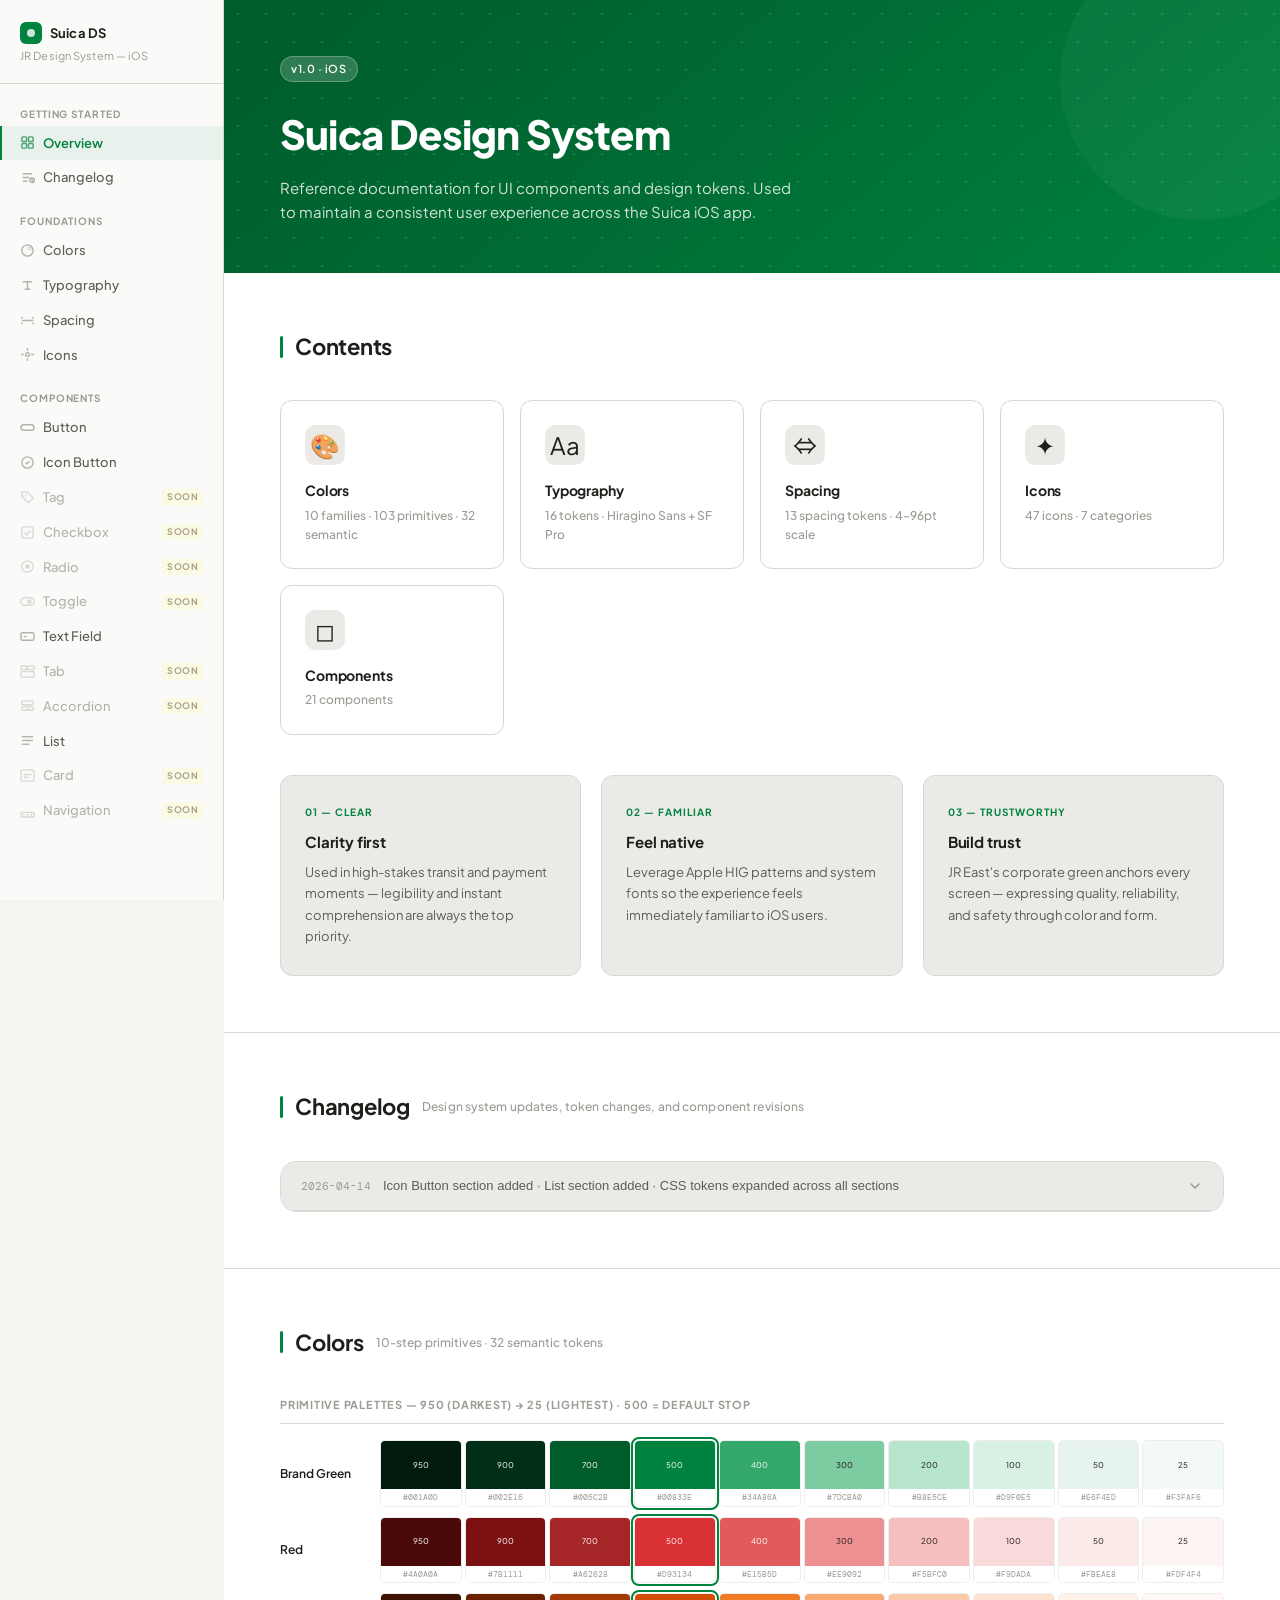
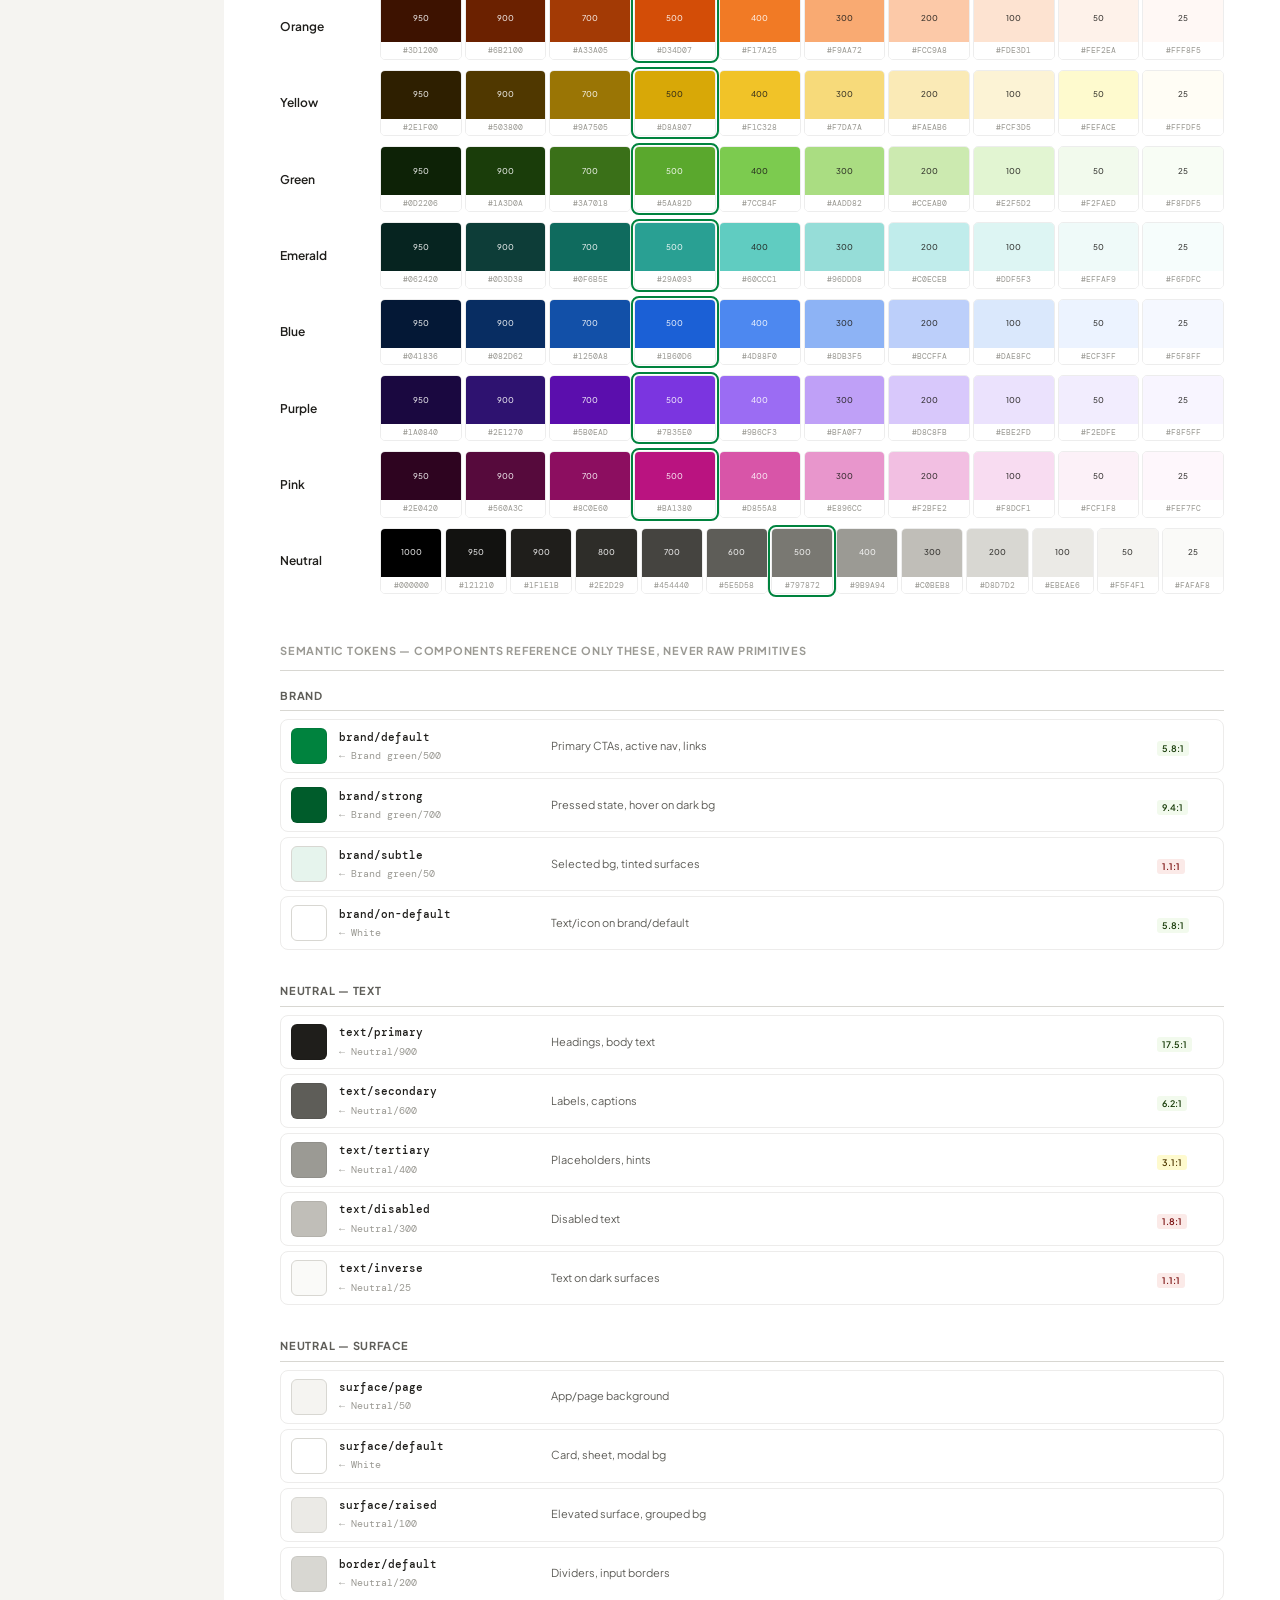
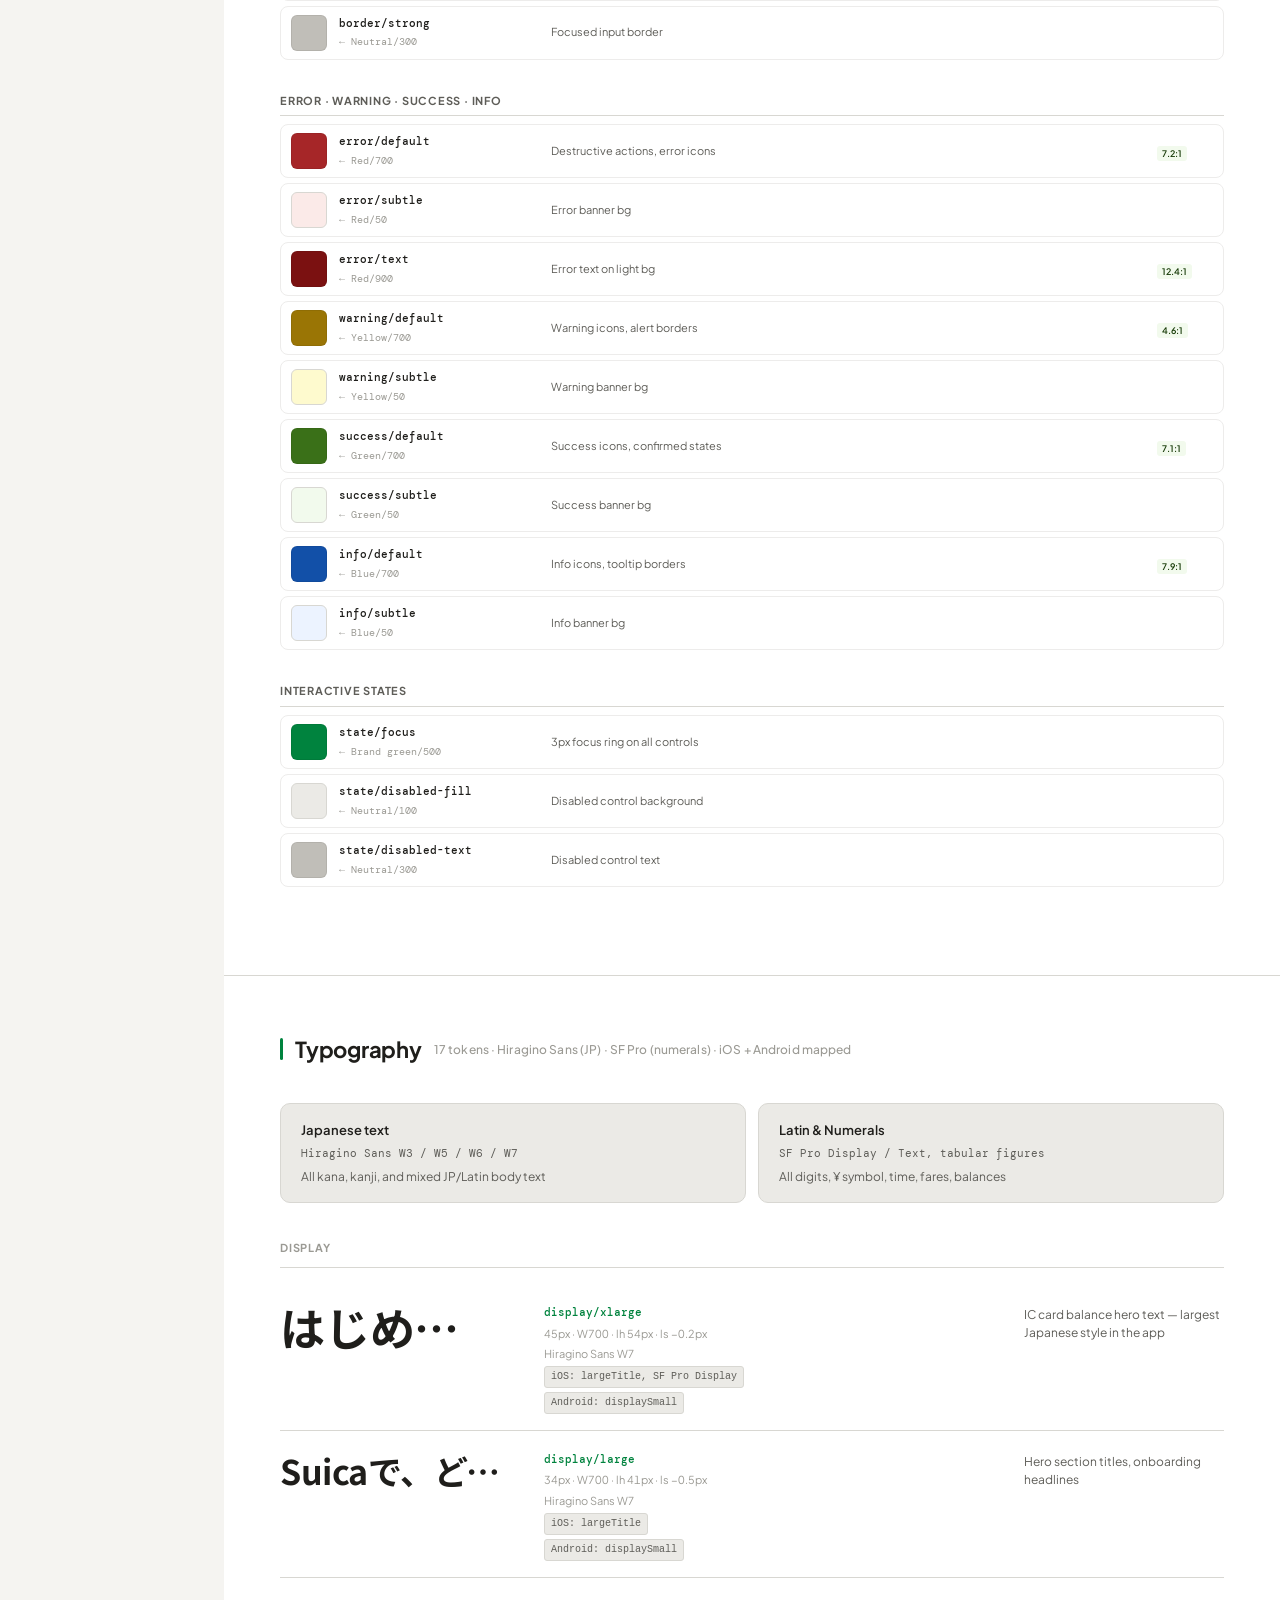
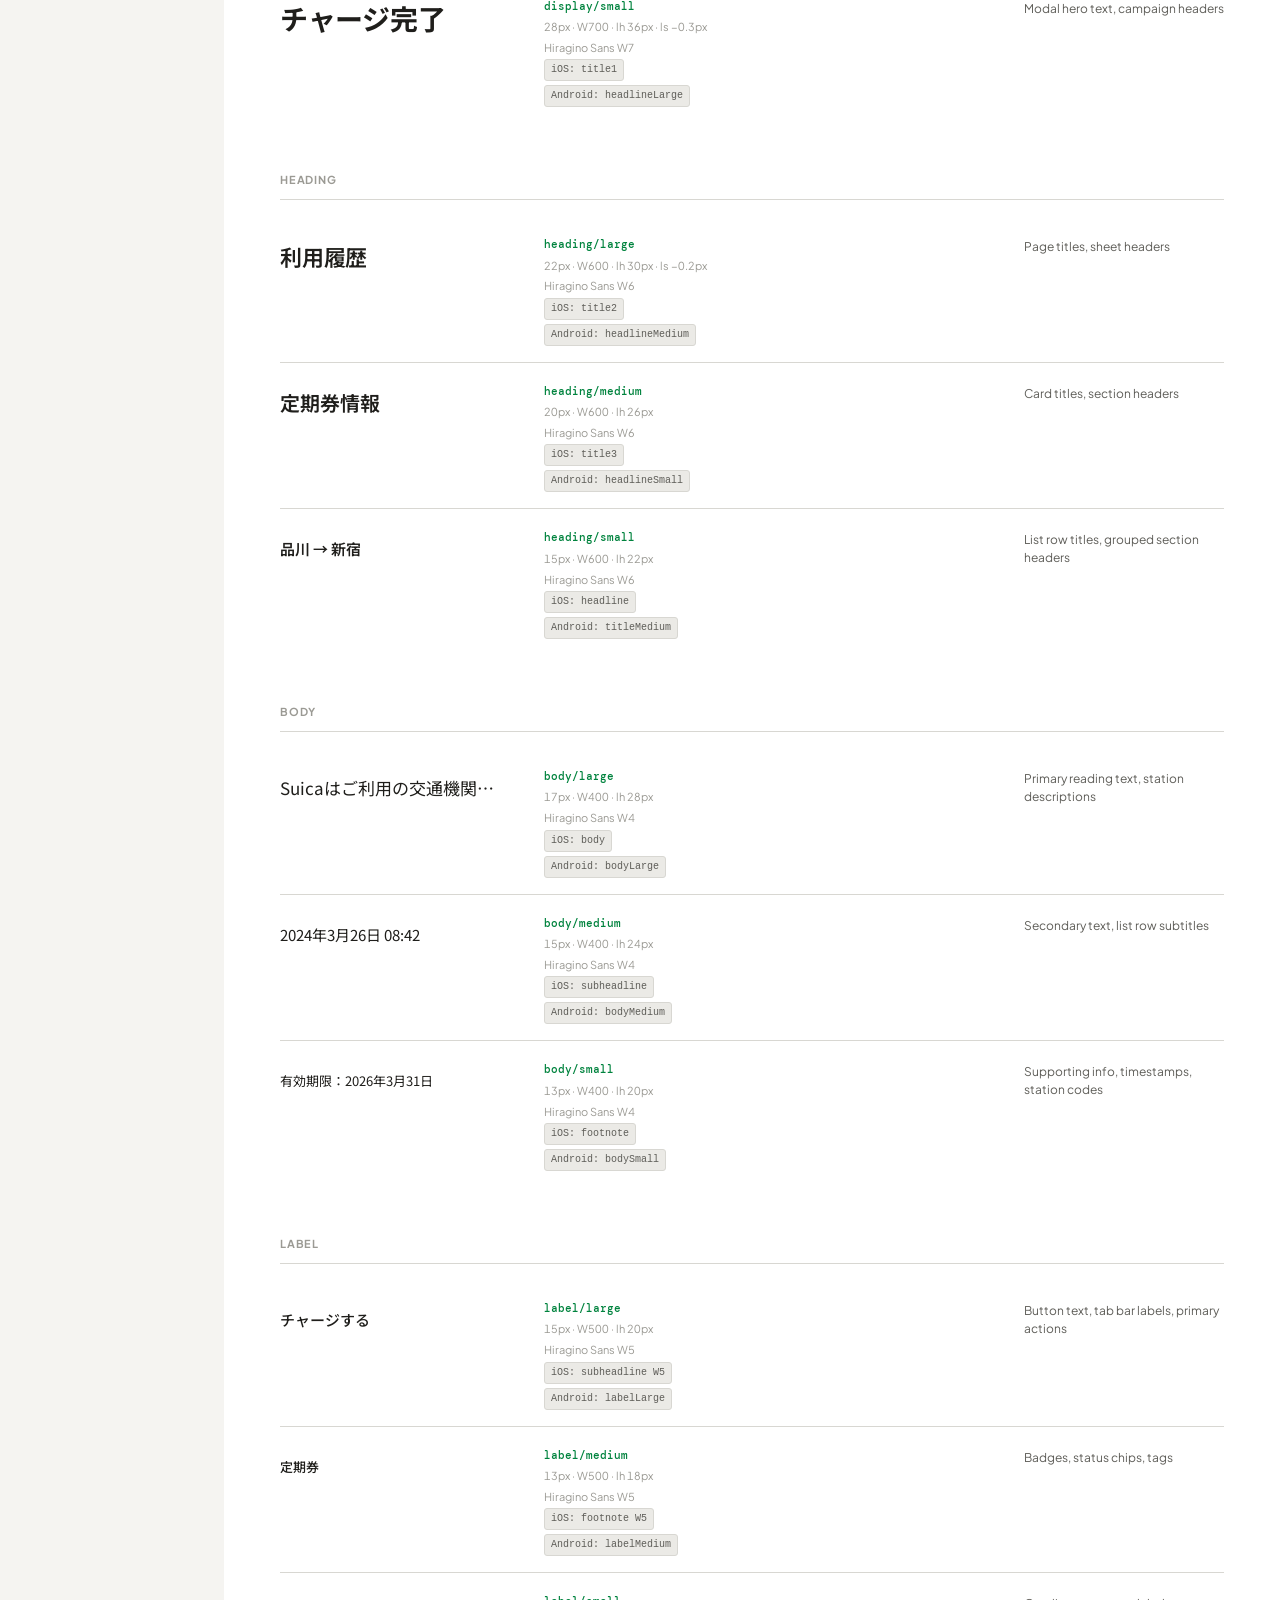
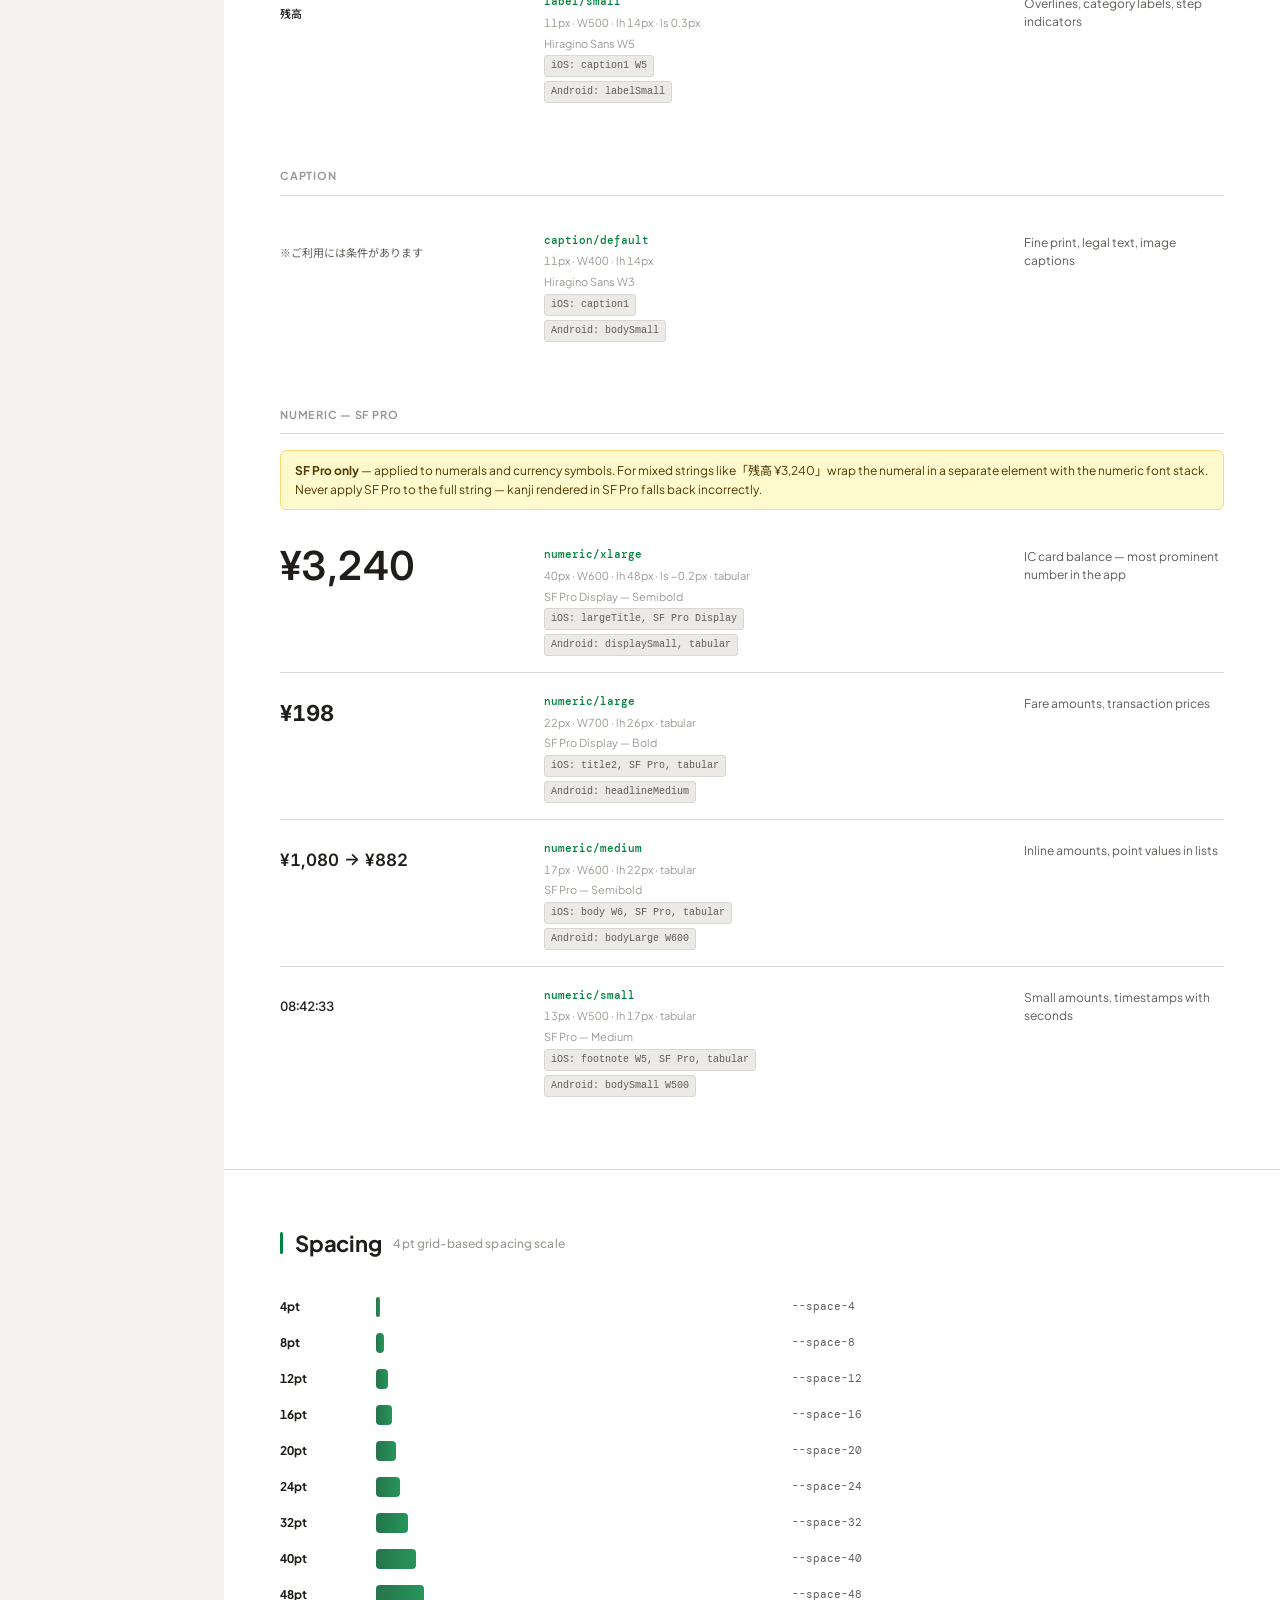
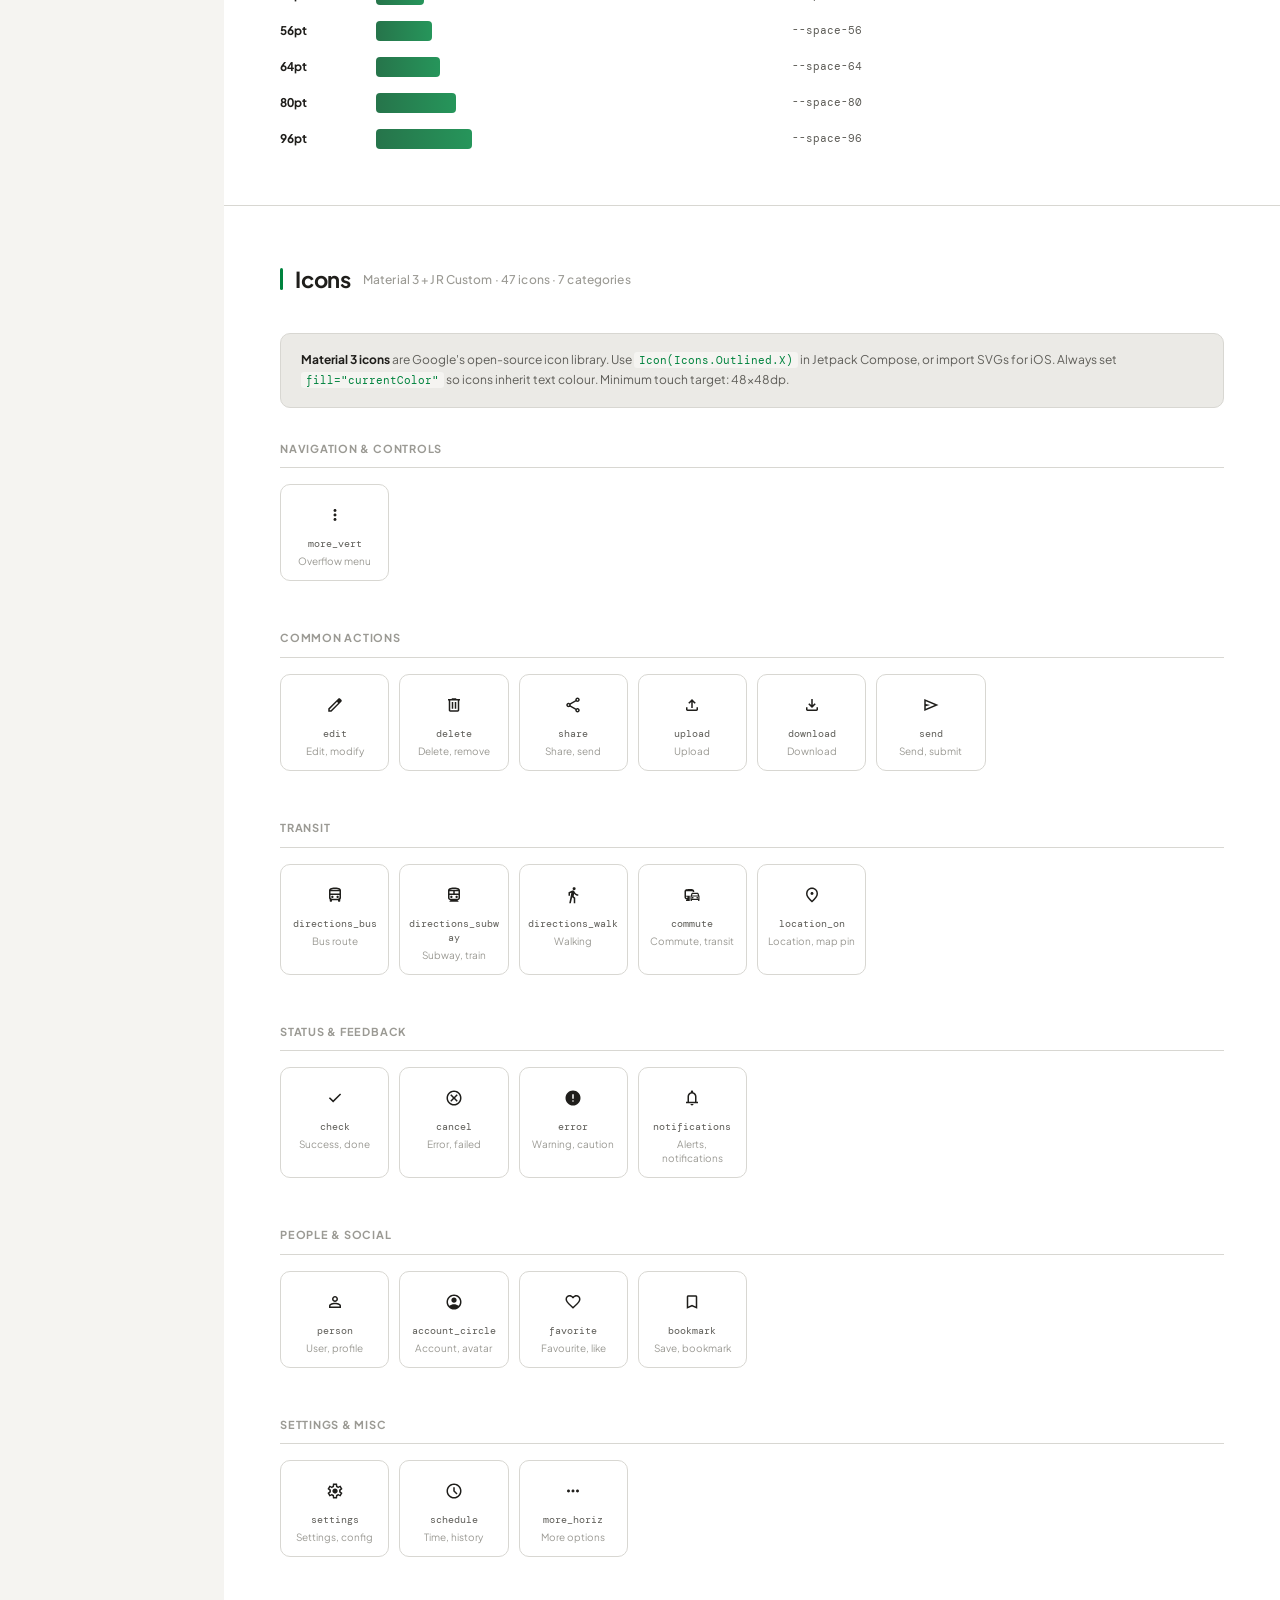
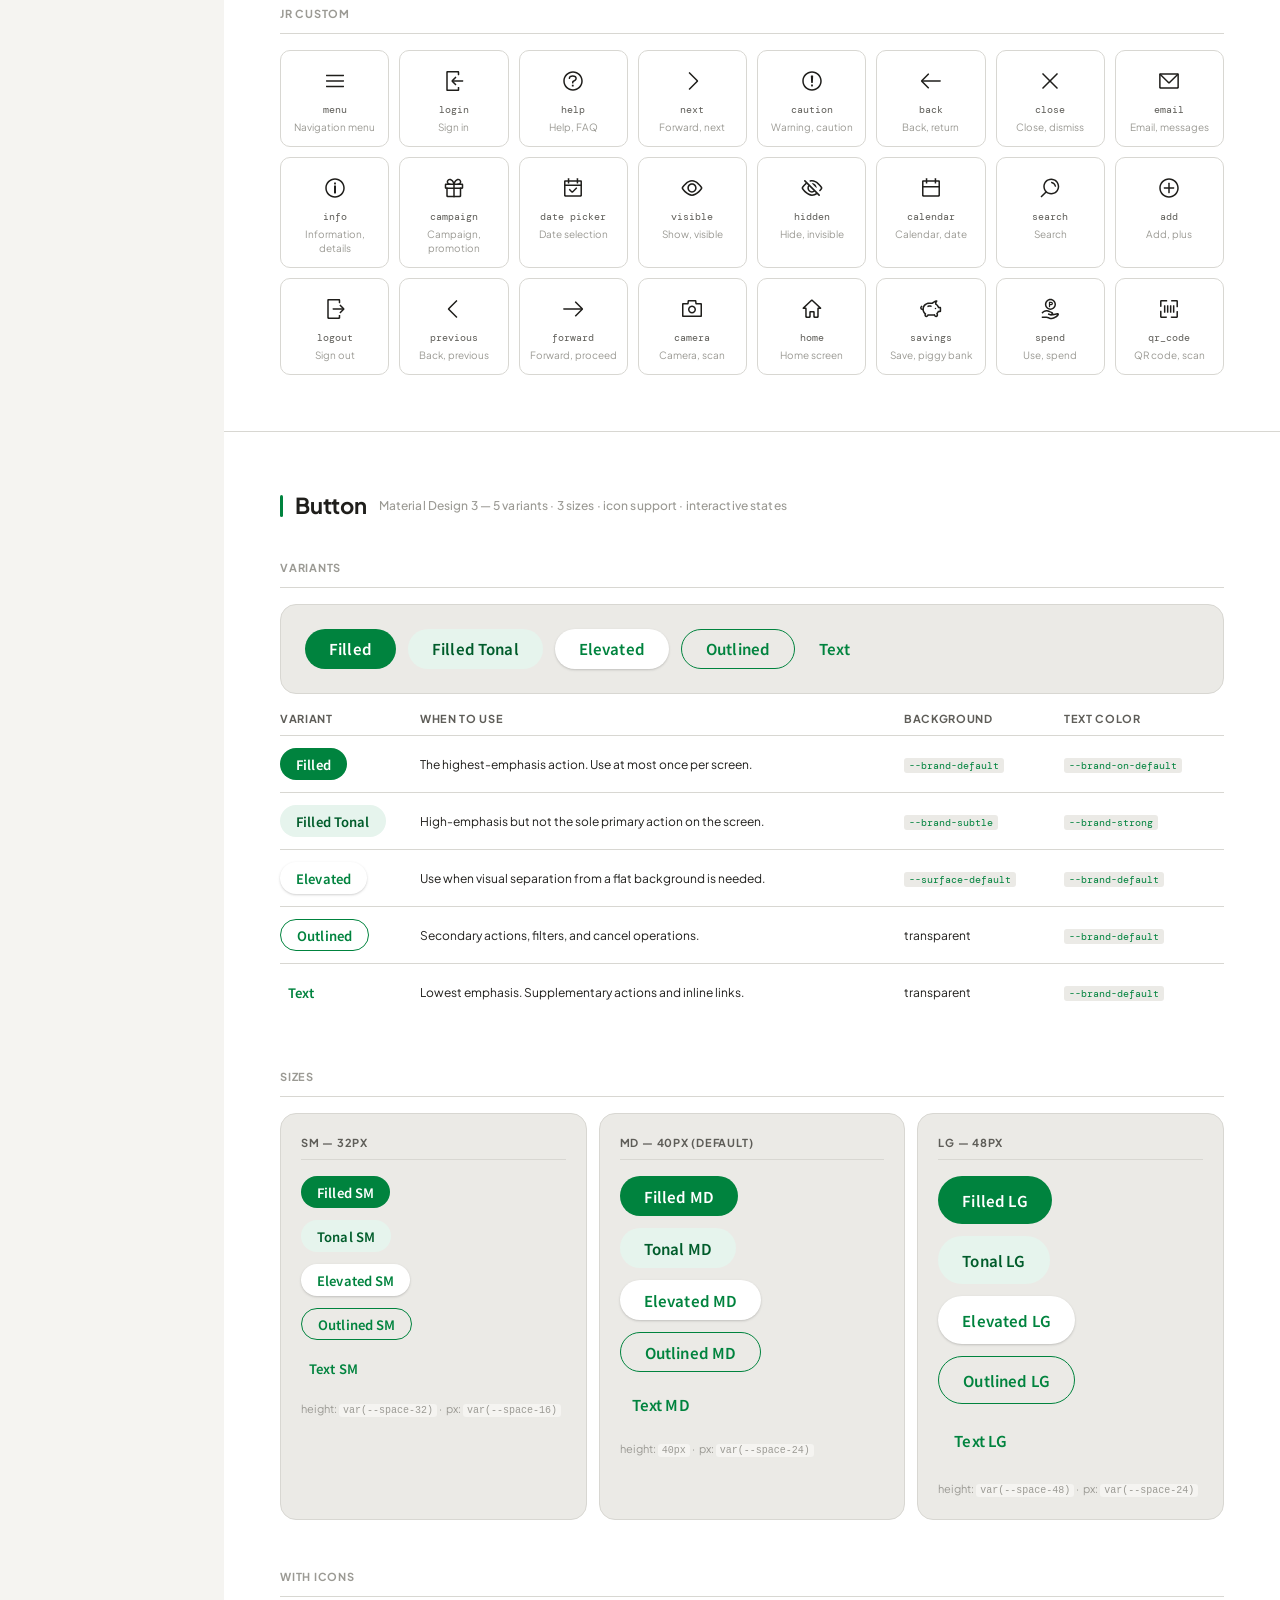
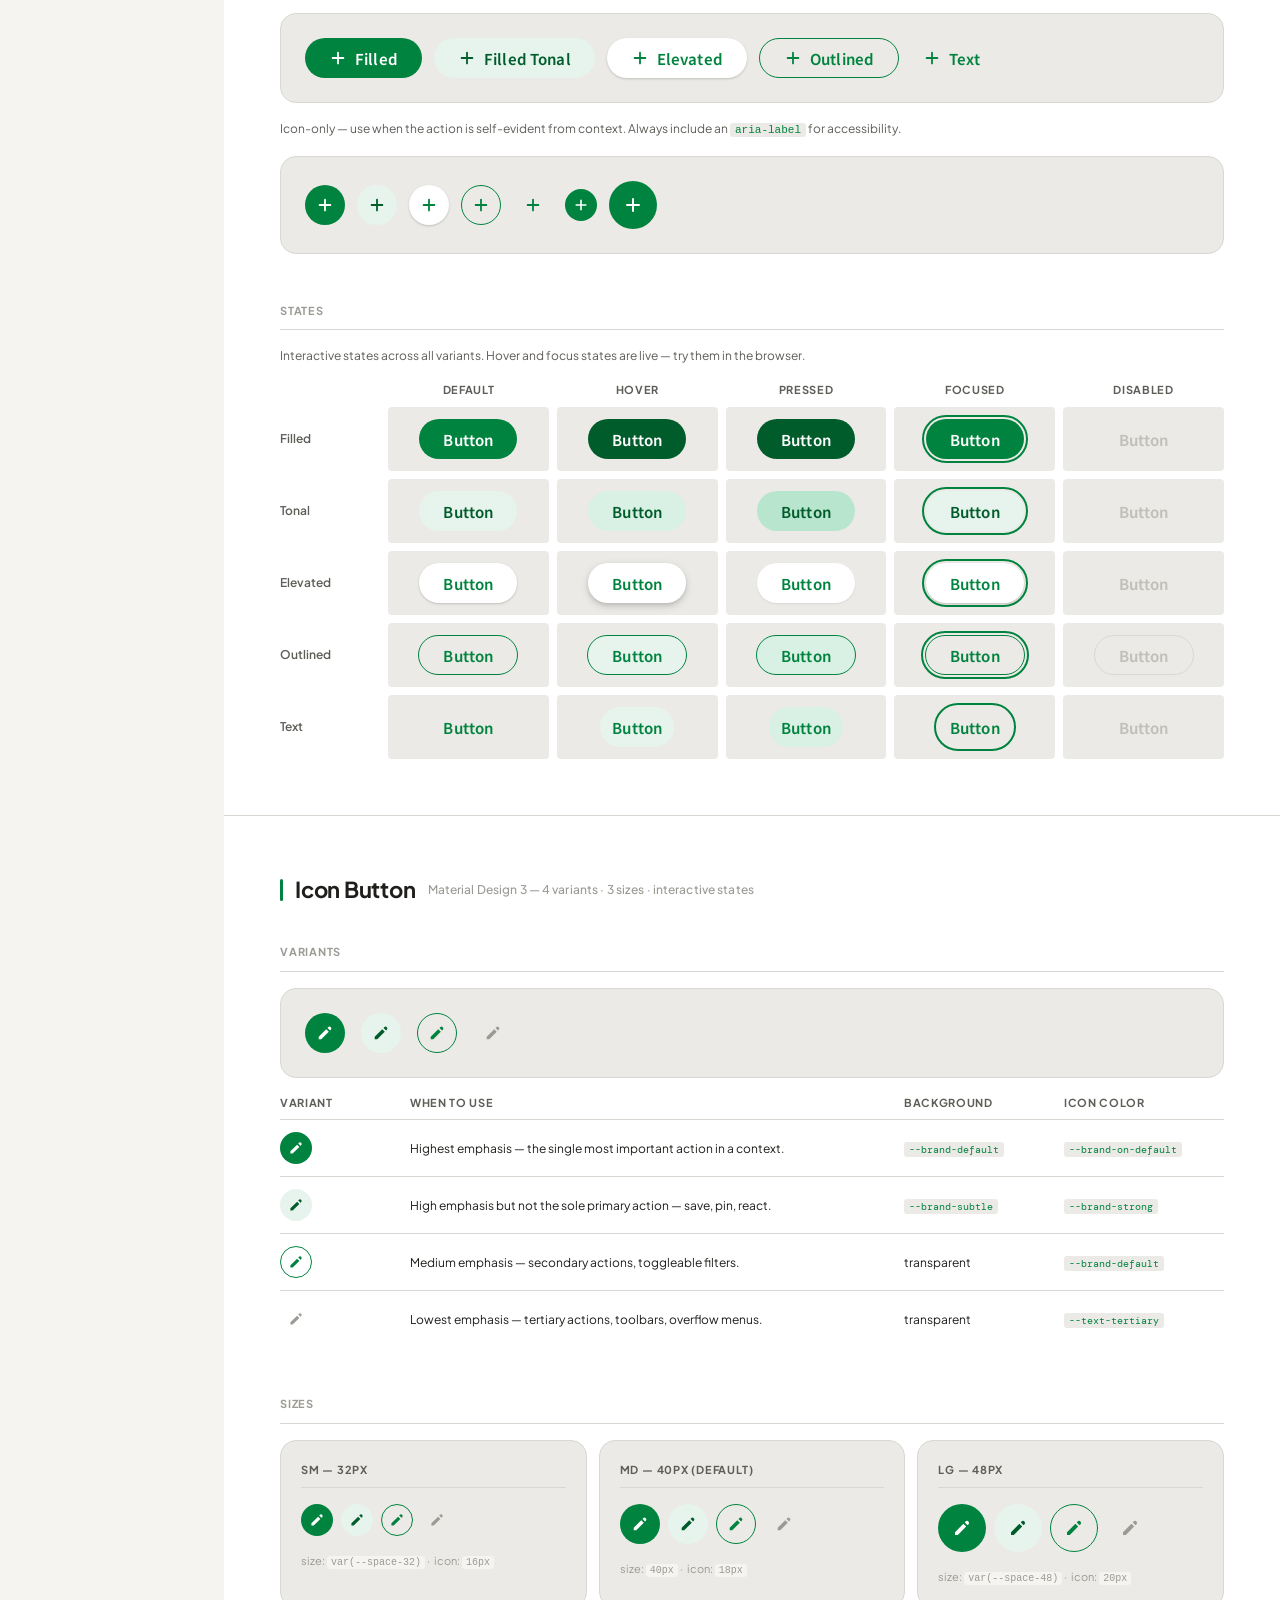
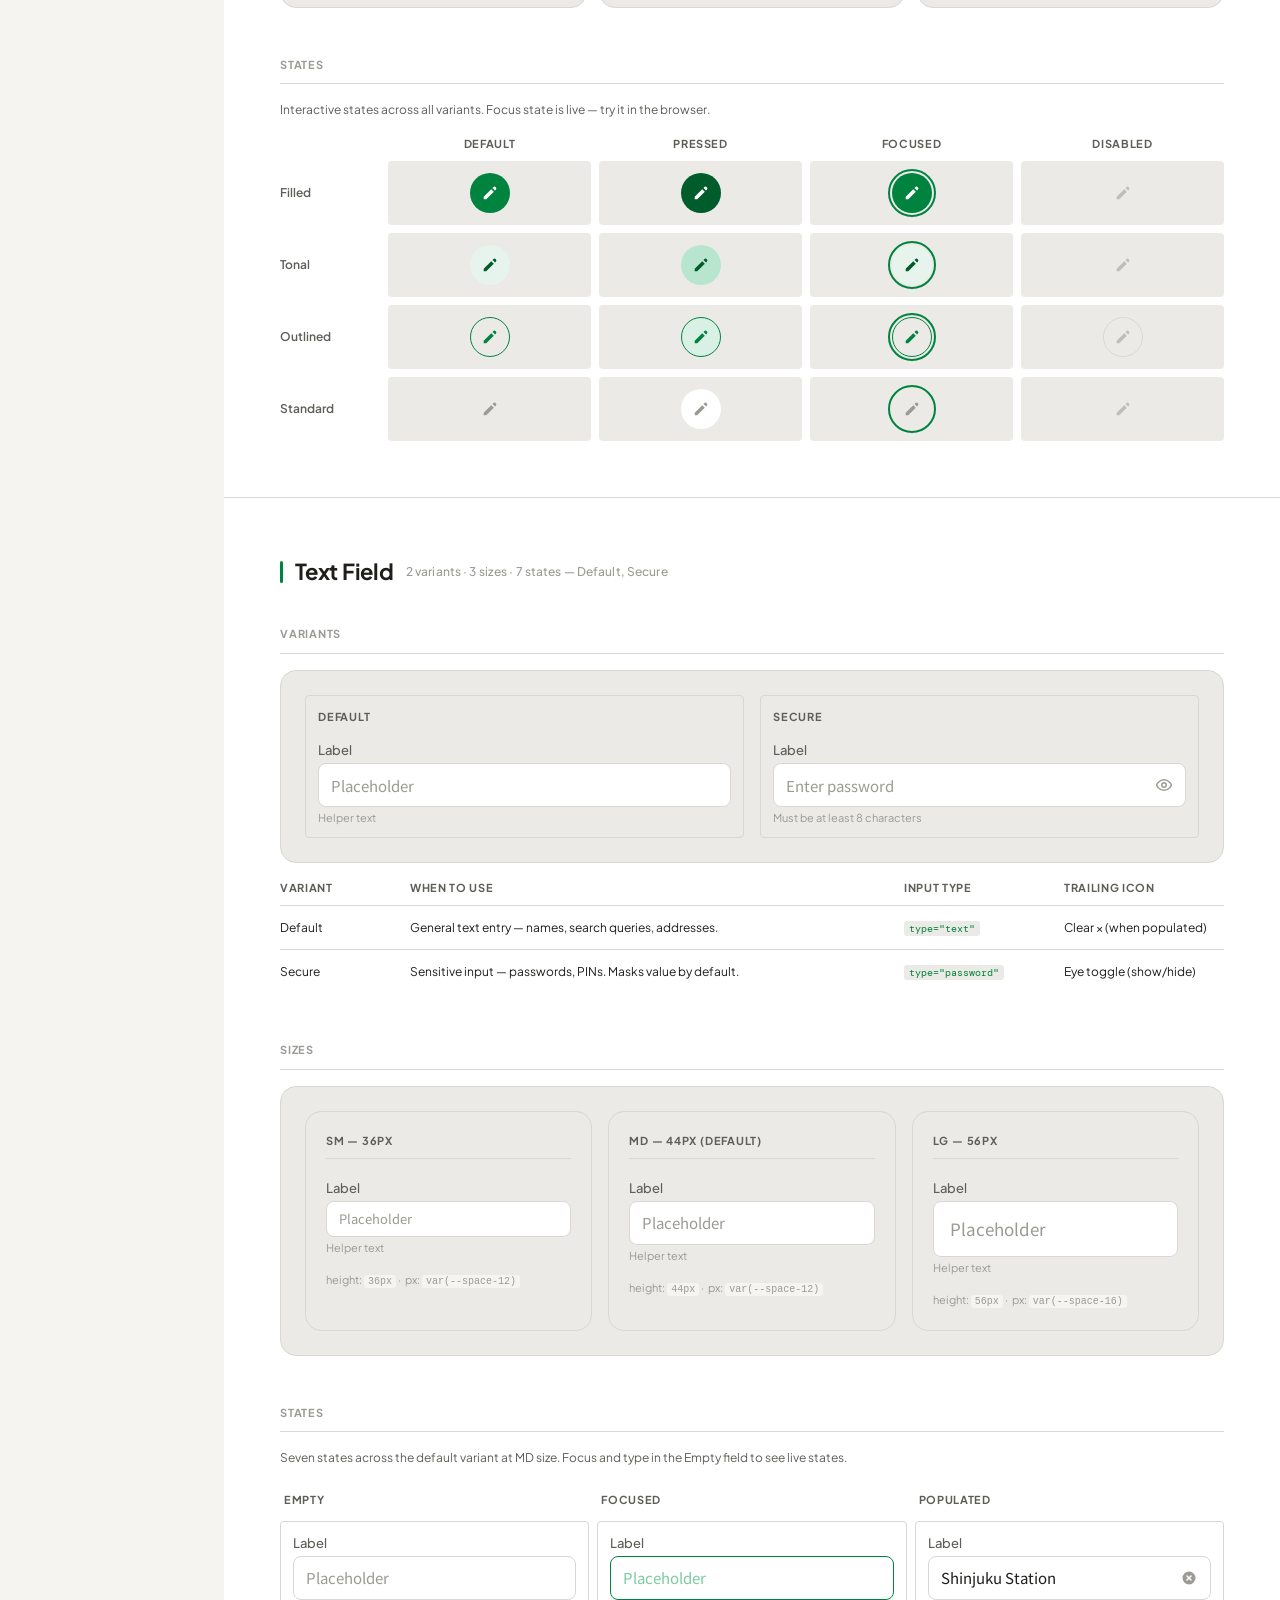
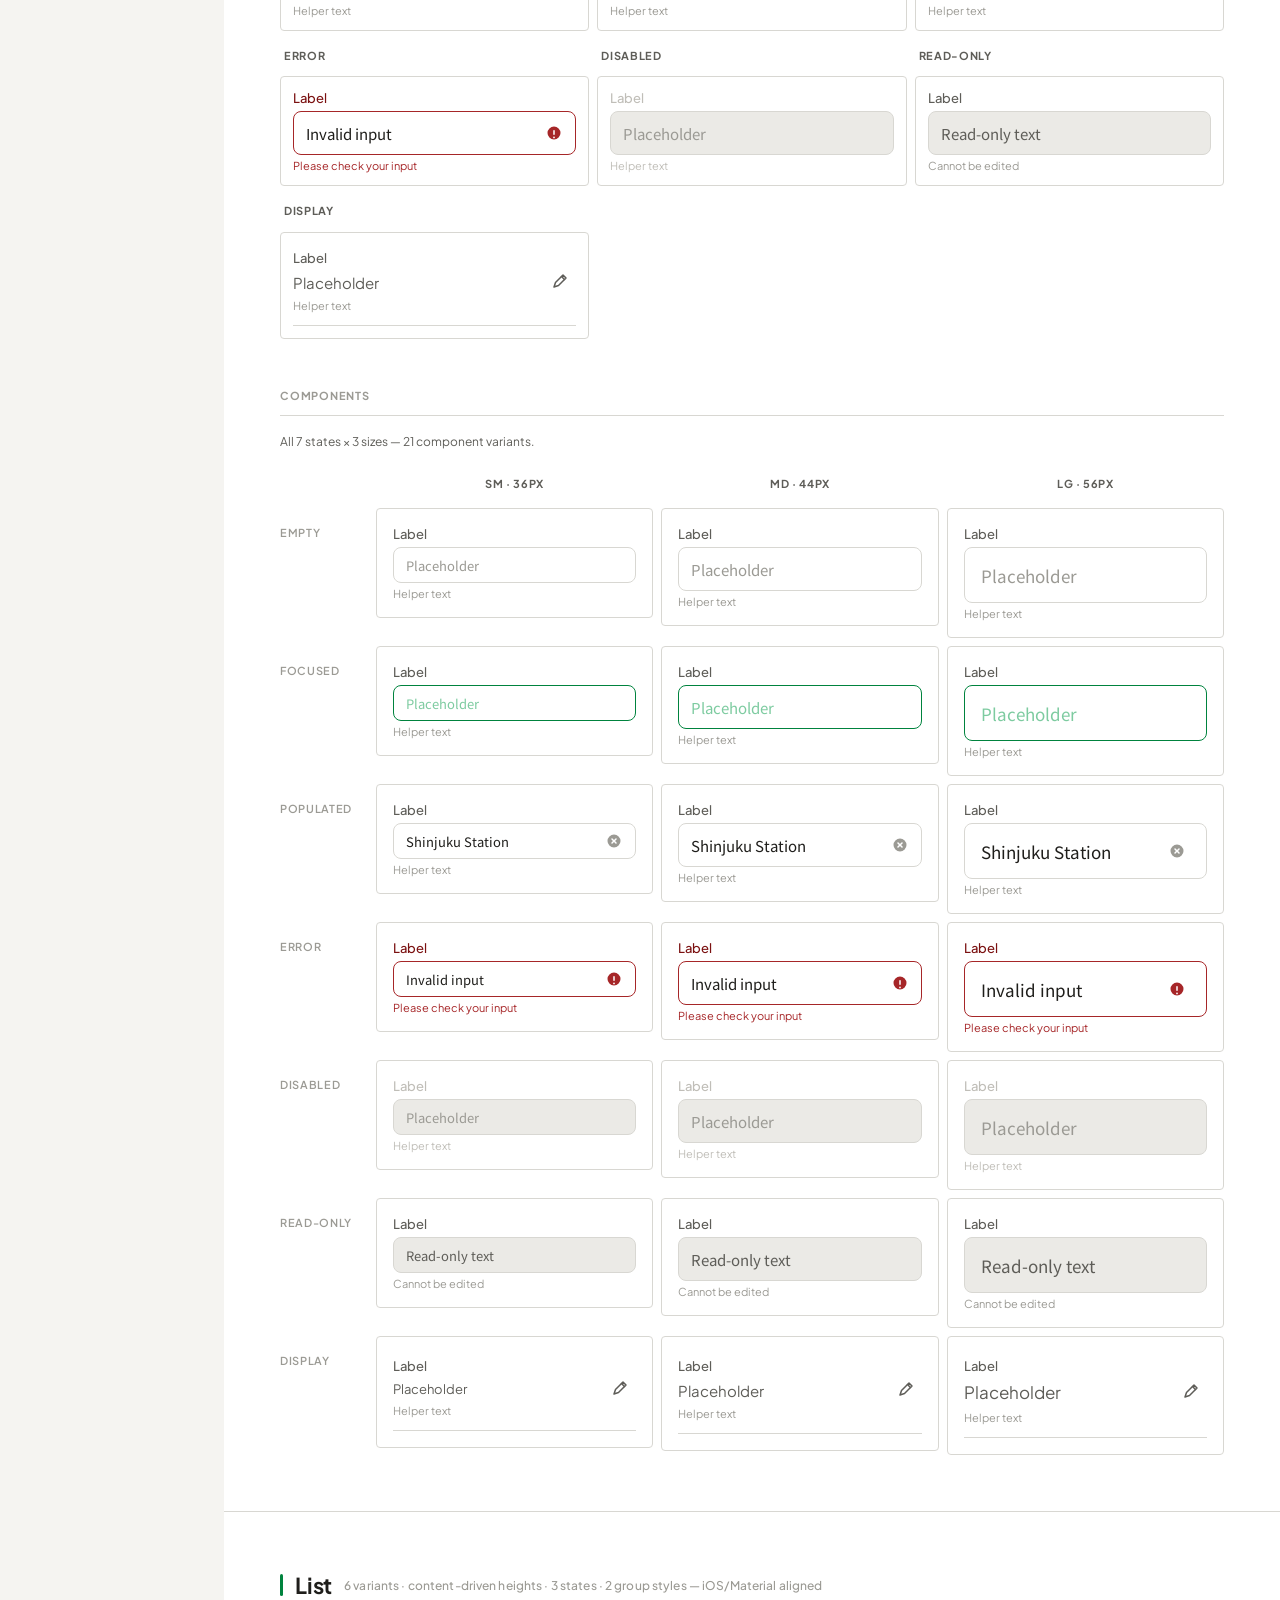
<file: Design system/index.html>
<!DOCTYPE html>
<html lang="ja">
<head>
  <meta charset="UTF-8">
  <meta name="viewport" content="width=device-width, initial-scale=1.0">
  <title>Suica Design System</title>
  <link rel="stylesheet" href="tokens.css">
  <link rel="preconnect" href="https://fonts.googleapis.com">
  <link rel="preconnect" href="https://fonts.gstatic.com" crossorigin>
  <link href="https://fonts.googleapis.com/css2?family=Plus+Jakarta+Sans:wght@400;500;600;700;800&family=DM+Mono:wght@400;500&family=Noto+Sans+JP:wght@300;400;500;700&family=Inter:wght@400;500;600;700&display=swap" rel="stylesheet">
  <style>
    /* ─── Reset & Base ───────────────────────────────── */
    *, *::before, *::after { box-sizing: border-box; margin: 0; padding: 0; }

    body {
      font-family: "Plus Jakarta Sans", var(--font-jp);
      color: var(--text-primary);
      background: var(--surface-page);
      display: flex;
      min-height: 100vh;
      font-size: 14px;
      line-height: 1.6;
      scroll-behavior: smooth;
      -webkit-font-smoothing: antialiased;
    }

    /* ─── Layout ─────────────────────────────────────── */
    .sidebar {
      width: var(--sidebar-width);
      flex-shrink: 0;
      position: sticky;
      top: 0;
      height: 100vh;
      overflow-y: auto;
      border-right: 1px solid var(--border-default);
      background: var(--text-inverse);
      display: flex;
      flex-direction: column;
    }

    .sidebar-logo {
      padding: 20px 20px 18px;
      border-bottom: 1px solid var(--border-default);
    }

    .sidebar-logo .logo-badge {
      display: inline-flex;
      align-items: center;
      gap: var(--space-8);
    }

    .sidebar-logo .logo-dot {
      width: 22px;
      height: 22px;
      border-radius: 6px;
      background: var(--brand-default);
      flex-shrink: 0;
      display: flex;
      align-items: center;
      justify-content: center;
    }

    .sidebar-logo .logo-dot::after {
      content: '';
      width: 8px;
      height: 8px;
      border-radius: 50%;
      background: var(--overlay-white-80);
    }

    .sidebar-logo .logo-name {
      font-size: 13px;
      font-weight: 700;
      color: var(--text-primary);
      letter-spacing: 0.01em;
    }

    .sidebar-logo .logo-sub {
      font-size: var(--type-label-sm-size);
      color: var(--text-tertiary);
      margin-top: var(--space-3);
      letter-spacing: 0.01em;
    }

    .sidebar-nav {
      padding: 12px 0 16px;
      flex: 1;
    }

    .nav-section-label {
      padding: 10px 20px 4px;
      font-size: 10px;
      font-weight: 700;
      color: var(--text-tertiary);
      letter-spacing: 0.09em;
      text-transform: uppercase;
    }

    .nav-link {
      display: flex;
      align-items: center;
      gap: 8px;
      padding: 7px 20px 7px 18px;
      font-size: 13px;
      font-weight: 500;
      color: var(--text-secondary);
      text-decoration: none;
      border-radius: 0;
      border-left: 2px solid transparent;
      transition: background var(--duration-fast), color var(--duration-fast), border-color var(--duration-fast);
    }

    .nav-link:hover {
      background: var(--nav-hover-bg);
      color: var(--text-primary);
    }

    .nav-link.active {
      background: var(--nav-active-bg);
      color: var(--brand-default);
      font-weight: 600;
      border-left-color: var(--brand-default);
    }

    .nav-link .nav-icon {
      width: 15px;
      height: 15px;
      opacity: 0.45;
      flex-shrink: 0;
      transition: opacity var(--duration-fast);
    }

    .nav-link.active .nav-icon,
    .nav-link:hover .nav-icon {
      opacity: 0.7;
    }

    .main {
      flex: 1;
      overflow-y: auto;
      min-width: 0;
      background: var(--surface-default);
    }

    /* ─── Page Header ────────────────────────────────── */
    .page-hero {
      background: linear-gradient(140deg, var(--brand-strong) 0%, var(--brand-green-600) 45%, var(--brand-default) 100%);
      padding: 56px 56px 48px;
      color: var(--brand-on-default);
      position: relative;
      overflow: hidden;
    }

    .page-hero::before {
      content: '';
      position: absolute;
      inset: 0;
      background-image: radial-gradient(circle, var(--overlay-white-12) 1.5px, transparent 1.5px);
      background-size: 28px 28px;
      pointer-events: none;
    }

    .page-hero::after {
      content: '';
      position: absolute;
      right: -60px;
      top: -60px;
      width: 280px;
      height: 280px;
      border-radius: 50%;
      background: var(--overlay-white-04);
      pointer-events: none;
    }

    .page-hero h1 {
      font-size: 40px;
      font-weight: 800;
      letter-spacing: -0.02em;
      margin-bottom: 10px;
      position: relative;
    }

    .page-hero p {
      font-size: 15px;
      opacity: 0.82;
      max-width: var(--prose-max-width);
      line-height: 1.65;
      font-weight: 400;
      position: relative;
    }

    .page-hero .badge {
      display: inline-flex;
      align-items: center;
      gap: var(--space-6);
      background: var(--overlay-white-18);
      border: 1px solid var(--overlay-white-25);
      color: var(--brand-on-default);
      border-radius: 99px;
      padding: var(--space-3) var(--space-10);
      font-size: var(--type-label-sm-size);
      font-weight: 600;
      letter-spacing: 0.05em;
      margin-bottom: 20px;
      position: relative;
    }

    /* ─── Section ────────────────────────────────────── */
    .section {
      padding: 56px;
      border-bottom: 1px solid var(--border-default);
    }

    .section:last-child { border-bottom: none; }

    .section-header {
      display: flex;
      align-items: center;
      gap: 12px;
      margin-bottom: 36px;
    }

    .section-bar {
      width: 3px;
      height: 22px;
      border-radius: 99px;
      background: var(--brand-default);
      flex-shrink: 0;
    }

    .section-header h2 {
      font-size: 22px;
      font-weight: 700;
      color: var(--text-primary);
      letter-spacing: -0.01em;
    }

    .section-header .section-desc {
      font-size: 12px;
      color: var(--text-tertiary);
      font-weight: 500;
      letter-spacing: 0.01em;
    }

    .subsection {
      margin-bottom: 48px;
    }

    .subsection:last-child { margin-bottom: 0; }

    .subsection-title {
      font-size: var(--type-label-sm-size);
      font-weight: 700;
      color: var(--text-tertiary);
      letter-spacing: 0.07em;
      text-transform: uppercase;
      margin-bottom: 16px;
      padding-bottom: 10px;
      border-bottom: 1px solid var(--border-default);
    }

    /* ─── Color Swatches ─────────────────────────────── */
    .swatch-grid {
      display: flex;
      flex-wrap: wrap;
      gap: 12px;
    }

    .swatch-card {
      display: flex;
      flex-direction: column;
      width: 120px;
    }

    .swatch-box {
      width: 120px;
      height: 72px;
      border-radius: 6px;
      border: 1px solid var(--overlay-border);
      margin-bottom: 8px;
    }

    .swatch-box.light { border-color: var(--border-default); }

    .swatch-token {
      font-size: var(--type-label-sm-size);
      font-weight: 600;
      color: var(--text-primary);
      line-height: 1.4;
      margin-bottom: 2px;
      word-break: break-all;
    }

    .swatch-hex {
      font-size: var(--type-label-sm-size);
      color: var(--text-secondary);
      font-variant-numeric: tabular-nums;
      font-family: "DM Mono", monospace;
    }

    /* Comm color rows */
    .comm-row { margin-bottom: 28px; }

    .comm-row-label {
      font-size: 13px;
      font-weight: 700;
      color: var(--text-primary);
      margin-bottom: 10px;
    }

    .comm-swatches {
      display: flex;
      gap: var(--space-6);
    }

    .comm-swatch {
      flex: 1;
      min-width: 60px;
    }

    .comm-swatch .swatch-box {
      width: 100%;
      height: 56px;
      border-radius: 4px;
    }

    .comm-swatch .swatch-token {
      font-size: 10px;
    }

    .comm-swatch .swatch-hex {
      font-size: 10px;
    }

    /* Stage row */
    .stage-grid {
      display: flex;
      flex-wrap: wrap;
      gap: 12px;
    }

    .stage-pair {
      display: flex;
      gap: var(--space-6);
    }

    /* ─── Typography ─────────────────────────────────── */
    .type-table {
      width: 100%;
      border-collapse: collapse;
    }

    .type-table th {
      text-align: left;
      font-size: var(--type-label-sm-size);
      font-weight: 700;
      color: var(--text-secondary);
      padding: 0 0 8px;
      border-bottom: 1px solid var(--border-default);
      letter-spacing: 0.06em;
      text-transform: uppercase;
    }

    .type-table td {
      padding: 16px 0;
      border-bottom: 1px solid var(--border-default);
      vertical-align: middle;
    }

    .type-table tr:last-child td { border-bottom: none; }

    .type-col-name {
      width: 220px;
    }

    .type-col-spec {
      width: 200px;
      color: var(--text-secondary);
      font-size: 12px;
    }

    .type-col-preview {
      /* flex: 1 */
    }

    .type-name {
      font-size: 12px;
      font-weight: 600;
      color: var(--text-primary);
      margin-bottom: 2px;
    }

    .type-spec-tag {
      display: inline-block;
      background: var(--surface-raised);
      border-radius: var(--space-3);
      padding: 1px 5px;
      font-size: 10px;
      font-weight: 500;
      color: var(--text-secondary);
      font-family: "DM Mono", monospace;
    }

    .preview-bubble {
      background: var(--surface-raised);
      border-radius: 8px;
      padding: 14px 18px;
      overflow: hidden;
      border: 1px solid var(--border-default);
    }

    .preview-bubble .preview-text {
      color: var(--text-primary);
      white-space: nowrap;
      overflow: hidden;
      text-overflow: ellipsis;
    }

    /* ─── Spacing ────────────────────────────────────── */
    .spacing-grid {
      display: flex;
      flex-direction: column;
      gap: 16px;
    }

    .spacing-row {
      display: flex;
      align-items: center;
      gap: 16px;
    }

    .spacing-bar-wrap {
      flex: 1;
      max-width: 400px;
    }

    .spacing-bar {
      height: 20px;
      background: linear-gradient(90deg, var(--brand-strong), var(--brand-default));
      border-radius: 4px;
      opacity: 0.85;
    }

    .spacing-label {
      width: 80px;
      font-size: 12px;
      font-weight: 700;
      color: var(--text-primary);
      font-variant-numeric: tabular-nums;
    }

    .spacing-token {
      font-size: var(--type-label-sm-size);
      color: var(--text-secondary);
      font-family: "DM Mono", monospace;
    }

    /* ─── Components ─────────────────────────────────── */
    .component-grid {
      display: grid;
      grid-template-columns: repeat(auto-fill, minmax(200px, 1fr));
      gap: 12px;
    }

    .component-card {
      border: 1px solid var(--border-default);
      border-radius: 10px;
      padding: 20px;
      transition: border-color var(--duration-normal), box-shadow var(--duration-normal), transform var(--duration-normal);
      cursor: default;
    }

    .component-card:hover {
      border-color: var(--brand-default);
      box-shadow: var(--shadow-brand-md);
      transform: translateY(-2px);
    }

    .component-card-icon {
      width: 36px;
      height: 36px;
      border-radius: 8px;
      background: var(--brand-subtle);
      display: flex;
      align-items: center;
      justify-content: center;
      margin-bottom: 12px;
      font-size: 18px;
    }

    .component-card-name {
      font-size: 13px;
      font-weight: 700;
      color: var(--text-primary);
      margin-bottom: 4px;
    }

    .component-card-desc {
      font-size: 12px;
      color: var(--text-secondary);
      line-height: 1.5;
    }

    /* ─── Overview cards ─────────────────────────────── */
    .overview-grid {
      display: grid;
      grid-template-columns: repeat(auto-fill, minmax(220px, 1fr));
      gap: 16px;
      margin-bottom: 40px;
    }

    .overview-card {
      padding: 24px;
      border: 1px solid var(--border-default);
      border-radius: 12px;
      text-decoration: none;
      color: inherit;
      transition: border-color var(--duration-normal), box-shadow var(--duration-normal), transform var(--duration-normal);
    }

    .overview-card:hover {
      border-color: var(--brand-default);
      box-shadow: var(--shadow-brand-md);
      transform: translateY(-2px);
    }

    .overview-card-emoji {
      font-size: 24px;
      margin-bottom: 14px;
      width: 40px;
      height: 40px;
      background: var(--surface-raised);
      border-radius: 10px;
      display: flex;
      align-items: center;
      justify-content: center;
    }

    .overview-card-title {
      font-size: 14px;
      font-weight: 700;
      margin-bottom: 4px;
      letter-spacing: -0.01em;
    }

    .overview-card-count {
      font-size: 12px;
      color: var(--text-tertiary);
      font-weight: 500;
    }

    /* ─── Principles ─────────────────────────────────── */
    .principles-grid {
      display: grid;
      grid-template-columns: repeat(3, 1fr);
      gap: 20px;
    }

    .principle-card {
      padding: 28px 24px;
      background: var(--surface-raised);
      border-radius: 12px;
      border: 1px solid var(--border-default);
      position: relative;
      overflow: hidden;
    }

    .principle-number {
      font-size: 10px;
      font-weight: 700;
      color: var(--brand-default);
      letter-spacing: 0.1em;
      text-transform: uppercase;
      margin-bottom: 10px;
    }

    .principle-title {
      font-size: 15px;
      font-weight: 700;
      margin-bottom: 8px;
      letter-spacing: -0.01em;
    }

    .principle-desc {
      font-size: 13px;
      color: var(--text-secondary);
      line-height: 1.65;
    }

    /* ─── Primitive palette rows ─────────────────────── */
    .palette-row {
      display: flex;
      align-items: stretch;
      margin-bottom: 10px;
      gap: 0;
    }

    .palette-family-label {
      width: 100px;
      flex-shrink: 0;
      display: flex;
      align-items: center;
      font-size: 12px;
      font-weight: 600;
      color: var(--text-primary);
      padding-right: 12px;
    }

    .palette-steps {
      display: flex;
      flex: 1;
      gap: 3px;
    }

    .palette-step {
      flex: 1;
      border-radius: 5px;
      overflow: hidden;
      border: 0.5px solid var(--overlay-border);
      cursor: pointer;
      transition: transform 0.1s;
    }

    .palette-step:hover { transform: scaleY(1.04); }

    .palette-step.is-500 { outline: 2px solid var(--brand-default); outline-offset: 1px; }

    .palette-step-swatch {
      height: 48px;
      display: flex;
      align-items: center;
      justify-content: center;
    }

    .palette-step-label {
      background: var(--surface-default);
      text-align: center;
      padding: var(--space-3) 0;
      font-size: 8px;
      color: var(--text-tertiary);
      font-family: "DM Mono", monospace;
      line-height: 1.3;
    }

    .palette-step-num {
      font-size: 8px;
      font-weight: 500;
      opacity: 0.85;
    }

    /* ─── Semantic token table ───────────────────────── */
    .semantic-group { margin-bottom: 32px; }

    .semantic-group-label {
      font-size: var(--type-label-sm-size);
      font-weight: 700;
      color: var(--text-secondary);
      text-transform: uppercase;
      letter-spacing: 0.07em;
      padding-bottom: 6px;
      border-bottom: 1px solid var(--border-default);
      margin-bottom: 8px;
    }

    .semantic-row {
      display: grid;
      grid-template-columns: 36px 200px 1fr 56px;
      gap: 12px;
      align-items: center;
      padding: 8px 10px;
      border-radius: 8px;
      border: 1px solid #EDECEB;
      background: var(--surface-default);
      margin-bottom: 5px;
      cursor: default;
      transition: background var(--duration-fast), border-color var(--duration-fast), box-shadow var(--duration-fast);
    }

    .semantic-row:hover {
      background: var(--surface-raised);
      border-color: var(--border-default);
      box-shadow: var(--shadow-sm);
    }

    .semantic-swatch {
      width: 36px;
      height: 36px;
      border-radius: 6px;
      border: 0.5px solid var(--overlay-border);
      flex-shrink: 0;
    }

    .semantic-token-name {
      font-size: var(--type-label-sm-size);
      font-weight: 500;
      color: var(--text-primary);
      font-family: "DM Mono", monospace;
      margin-bottom: 2px;
    }

    .semantic-source {
      font-size: 10px;
      color: var(--text-tertiary);
      font-family: "DM Mono", monospace;
    }

    .semantic-usage {
      font-size: var(--type-label-sm-size);
      color: var(--text-secondary);
      line-height: 1.5;
    }

    .contrast-badge {
      font-size: 9px;
      font-weight: 600;
      padding: 2px 5px;
      border-radius: var(--space-3);
      white-space: nowrap;
      text-align: center;
    }

    .contrast-pass  { background: var(--success-subtle); color: var(--success-text); }
    .contrast-large { background: var(--warning-subtle); color: var(--warning-text); }
    .contrast-fail  { background: var(--error-subtle);   color: var(--error-text); }

    /* ─── Icons ──────────────────────────────────────── */
    .icon-guidelines {
      background: var(--surface-raised);
      border-radius: 10px;
      padding: 16px 20px;
      font-size: 12px;
      color: var(--text-secondary);
      line-height: 1.7;
      margin-bottom: 32px;
      border: 1px solid var(--border-default);
    }

    .icon-guidelines strong { color: var(--text-primary); }

    .icon-guidelines code {
      font-size: var(--type-label-sm-size);
      font-family: "DM Mono", monospace;
      background: var(--surface-page);
      padding: 1px 5px;
      border-radius: var(--space-3);
      color: var(--brand-default);
    }

    .icon-grid {
      display: grid;
      grid-template-columns: repeat(auto-fill, minmax(108px, 1fr));
      gap: var(--space-10);
    }

    .icon-card {
      display: flex;
      flex-direction: column;
      align-items: center;
      padding: 18px 8px 12px;
      border: 1px solid var(--border-default);
      border-radius: 10px;
      text-align: center;
      cursor: default;
      transition: border-color var(--duration-mid), background var(--duration-mid), transform var(--duration-mid), box-shadow var(--duration-mid);
    }

    .icon-card:hover {
      border-color: var(--brand-default);
      background: var(--brand-subtle);
      transform: translateY(-1px);
      box-shadow: var(--shadow-brand-sm);
    }

    .icon-preview {
      width: 24px;
      height: 24px;
      color: var(--text-primary);
      margin-bottom: 10px;
      flex-shrink: 0;
    }

    .icon-name {
      font-size: 10px;
      font-family: "DM Mono", monospace;
      color: var(--text-secondary);
      line-height: 1.4;
      margin-bottom: 3px;
      word-break: break-all;
    }

    .icon-usage {
      font-size: 10px;
      color: var(--text-tertiary);
      line-height: 1.4;
    }

    /* ─── Nav disabled + soon badge ─────────────────── */
    .nav-link.nav-disabled {
      opacity: 0.45;
      cursor: default;
      pointer-events: none;
    }

    .nav-soon {
      margin-left: auto;
      font-size: 9px;
      font-weight: 700;
      letter-spacing: 0.05em;
      text-transform: uppercase;
      background: var(--warning-subtle);
      color: var(--warning-text);
      border-radius: var(--space-3);
      padding: 1px 5px;
      flex-shrink: 0;
    }

    /* ─── Scrollspy active state ─────────────────────── */
    .section[id] {
      scroll-margin-top: 24px;
    }

    /* ─── Typography — font stack cards ─────────────── */
    .type-font-cards {
      display: grid;
      grid-template-columns: 1fr 1fr;
      gap: 12px;
      margin-bottom: 36px;
    }

    .type-font-card {
      background: var(--surface-raised);
      border-radius: 10px;
      padding: 16px 20px;
      border: 1px solid var(--border-default);
    }

    .type-font-card-title {
      font-size: 13px;
      font-weight: 600;
      color: var(--text-primary);
      margin-bottom: 4px;
    }

    .type-font-card-mono {
      font-size: var(--type-label-sm-size);
      font-family: "DM Mono", monospace;
      color: var(--text-secondary);
      margin-bottom: 6px;
    }

    .type-font-card-desc {
      font-size: 12px;
      color: var(--text-secondary);
      line-height: 1.5;
    }

    /* ─── Typography — scale rows ────────────────────── */
    .type-scale {
      display: flex;
      flex-direction: column;
      gap: 0;
    }

    .type-row {
      display: grid;
      grid-template-columns: 240px 1fr 200px;
      gap: 24px;
      align-items: start;
      padding: 16px 0;
      border-bottom: 1px solid var(--border-default);
    }

    .type-row:last-child { border-bottom: none; }

    .type-preview {
      min-height: 48px;
      display: flex;
      align-items: center;
    }

    .type-preview p {
      margin: 0;
      font-family: var(--font-jp);
      white-space: nowrap;
      overflow: hidden;
      text-overflow: ellipsis;
      max-width: 220px;
    }

    .type-meta {
      padding-top: 4px;
      display: flex;
      flex-direction: column;
      gap: 3px;
    }

    .type-aside {
      padding-top: 4px;
      display: flex;
      flex-direction: column;
      gap: var(--space-6);
    }

    .type-token {
      font-size: var(--type-label-sm-size);
      font-weight: 500;
      font-family: "DM Mono", monospace;
      color: var(--brand-default);
    }

    .type-spec {
      font-size: var(--type-label-sm-size);
      color: var(--text-tertiary);
      font-variant-numeric: tabular-nums;
    }

    .type-note {
      font-size: var(--type-label-sm-size);
      color: var(--text-tertiary);
    }

    .type-usage {
      font-size: 12px;
      color: var(--text-secondary);
      line-height: 1.5;
      margin-top: 2px;
    }

    .type-platform {
      display: flex;
      flex-direction: column;
      align-items: flex-start;
      gap: 4px;
    }

    .type-platform span {
      font-size: 10px;
      font-family: monospace;
      background: var(--surface-raised);
      color: var(--text-secondary);
      padding: 2px 6px;
      border-radius: var(--space-3);
      border: 0.5px solid var(--border-default);
    }

    /* ─── Typography — numeric warning note ─────────── */
    .type-numeric-note {
      font-size: 12px;
      color: var(--warning-text);
      background: var(--warning-subtle);
      border: 0.5px solid var(--warning-border);
      border-radius: 6px;
      padding: 10px 14px;
      line-height: 1.6;
      margin-bottom: 16px;
    }

    /* ─── Buttons ────────────────────────────────────── */
    .btn {
      display: inline-flex;
      align-items: center;
      justify-content: center;
      gap: var(--space-8);
      border: none;
      cursor: pointer;
      font-family: var(--font-jp);
      font-weight: 600;
      letter-spacing: 0.01em;
      text-decoration: none;
      border-radius: var(--radius-full);
      transition: background var(--duration-mid), box-shadow var(--duration-mid), border-color var(--duration-mid);
      white-space: nowrap;
      position: relative;
      /* MD (default) */
      height: var(--space-40);
      padding: 0 var(--space-24);
      font-size: var(--type-label-lg-size);
    }

    .btn-sm {
      height: var(--space-32);
      padding: 0 var(--space-16);
      font-size: var(--type-label-md-size);
      gap: var(--space-4);
    }

    .btn-lg {
      height: var(--space-48);
      padding: 0 var(--space-24);
      font-size: var(--type-label-lg-size);
    }

    /* Button icon wrapper */
    .btn-icon-wrap {
      width: 18px;
      height: 18px;
      display: flex;
      align-items: center;
      justify-content: center;
      flex-shrink: 0;
    }
    .btn-sm .btn-icon-wrap { width: var(--space-16); height: var(--space-16); }
    .btn-lg .btn-icon-wrap { width: var(--space-20); height: var(--space-20); }
    .btn-icon-wrap svg { display: block; }

    /* Icon-only */
    .btn-icon-only {
      padding: 0;
      width: var(--space-40);
      height: var(--space-40);
    }
    .btn-icon-only.btn-sm { width: var(--space-32); height: var(--space-32); }
    .btn-icon-only.btn-lg { width: var(--space-48); height: var(--space-48); }

    /* ── Filled ── */
    .btn-filled {
      background: var(--brand-default);
      color: var(--brand-on-default);
    }
    .btn-filled:hover  { background: var(--brand-strong); }
    .btn-filled:active { background: var(--brand-strong); }
    .btn-filled:focus-visible { outline: 2px solid var(--state-focus); outline-offset: 2px; }

    /* ── Filled Tonal ── */
    .btn-tonal {
      background: var(--brand-subtle);
      color: var(--brand-strong);
    }
    .btn-tonal:hover  { background: var(--brand-green-100); }
    .btn-tonal:active { background: var(--brand-green-200); }
    .btn-tonal:focus-visible { outline: 2px solid var(--state-focus); outline-offset: 2px; }

    /* ── Elevated ── */
    .btn-elevated {
      background: var(--surface-default);
      color: var(--brand-default);
      box-shadow: var(--shadow-md);
    }
    .btn-elevated:hover  { box-shadow: var(--shadow-lg); }
    .btn-elevated:active { box-shadow: var(--shadow-xs); }
    .btn-elevated:focus-visible { outline: 2px solid var(--state-focus); outline-offset: 2px; }

    /* ── Outlined ── */
    .btn-outlined {
      background: transparent;
      color: var(--brand-default);
      border: 1.5px solid var(--brand-default);
    }
    .btn-outlined:hover  { background: var(--brand-subtle); }
    .btn-outlined:active { background: var(--brand-green-100); }
    .btn-outlined:focus-visible { outline: 2px solid var(--state-focus); outline-offset: 2px; }

    /* ── Text ── */
    .btn-text {
      background: transparent;
      color: var(--brand-default);
      padding-left: var(--space-12);
      padding-right: var(--space-12);
    }
    .btn-text.btn-sm { padding-left: var(--space-8); padding-right: var(--space-8); }
    .btn-text.btn-lg { padding-left: var(--space-16); padding-right: var(--space-16); }
    .btn-text:hover  { background: var(--brand-subtle); }
    .btn-text:active { background: var(--brand-green-100); }
    .btn-text:focus-visible { outline: 2px solid var(--state-focus); outline-offset: 2px; }

    /* ── Disabled ── */
    .btn:disabled {
      background: var(--state-disabled-fill) !important;
      color: var(--state-disabled-text) !important;
      border-color: var(--border-default) !important;
      box-shadow: none !important;
      cursor: not-allowed;
      pointer-events: none;
    }

    /* ── Button demo helpers ── */
    .btn-demo-row {
      display: flex;
      flex-wrap: wrap;
      align-items: center;
      gap: var(--space-12);
      padding: var(--space-24);
      background: var(--surface-raised);
      border-radius: var(--radius-lg);
      margin-bottom: var(--space-16);
      border: 1px solid var(--border-default);
    }

    .btn-demo-row.on-dark {
      background: var(--neutral-900);
    }

    .btn-size-grid {
      display: grid;
      grid-template-columns: repeat(3, 1fr);
      gap: var(--space-12);
    }

    .btn-size-col {
      display: flex;
      flex-direction: column;
      align-items: flex-start;
      gap: var(--space-12);
      padding: var(--space-20);
      background: var(--surface-raised);
      border-radius: var(--radius-lg);
      border: 1px solid var(--border-default);
    }

    .btn-size-label {
      font-size: var(--type-label-sm-size);
      font-weight: 700;
      color: var(--text-secondary);
      text-transform: uppercase;
      letter-spacing: 0.07em;
      padding-bottom: var(--space-8);
      border-bottom: 1px solid var(--border-default);
      width: 100%;
      margin-bottom: var(--space-4);
    }

    .btn-spec-table {
      width: 100%;
      border-collapse: collapse;
      font-size: 12px; /* no 12px token — between label-sm (11) and label-md (13) */
    }

    .btn-spec-table th {
      text-align: left;
      font-size: var(--type-label-sm-size);
      font-weight: 700;
      color: var(--text-secondary);
      padding: 0 0 var(--space-8);
      border-bottom: 1px solid var(--border-default);
      letter-spacing: 0.06em;
      text-transform: uppercase;
    }

    .btn-spec-table td {
      padding: var(--space-12) var(--space-8) var(--space-12) 0;
      border-bottom: 1px solid var(--border-default);
      vertical-align: middle;
      color: var(--text-primary);
    }

    .btn-spec-table tr:last-child td { border-bottom: none; }

    .btn-spec-table code {
      font-size: 10px; /* no 10px token — below type scale floor of 11px */
      font-family: "DM Mono", monospace;
      background: var(--surface-raised);
      color: var(--brand-default);
      padding: 1px 5px; /* sub-token detail, no space-1 or space-5 */
      border-radius: var(--space-3);
    }

    .btn-states-grid {
      display: grid;
      grid-template-columns: 100px repeat(5, 1fr); /* 100px layout col, no token */
      gap: var(--space-8);
      align-items: center;
    }

    .btn-states-header {
      font-size: var(--type-label-sm-size);
      font-weight: 700;
      color: var(--text-secondary);
      text-transform: uppercase;
      letter-spacing: 0.06em;
      text-align: center;
    }

    .btn-states-label {
      font-size: 12px; /* no 12px token */
      font-weight: 600;
      color: var(--text-secondary);
      padding-right: var(--space-8);
    }

    .btn-states-cell {
      display: flex;
      align-items: center;
      justify-content: center;
      padding: var(--space-12) 0;
      background: var(--surface-raised);
      border-radius: var(--radius-sm);
    }

    .btn-state-demo-focus {
      outline: 2px solid var(--state-focus);
      outline-offset: 2px;
    }

    .btn-state-demo-hover.btn-filled  { background: var(--brand-strong); }
    .btn-state-demo-hover.btn-tonal   { background: var(--brand-green-100); }
    .btn-state-demo-hover.btn-elevated { box-shadow: var(--shadow-lg); }
    .btn-state-demo-hover.btn-outlined { background: var(--brand-subtle); border-color: var(--brand-default); }
    .btn-state-demo-hover.btn-text    { background: var(--brand-subtle); }

    .btn-state-demo-pressed.btn-filled  { background: var(--brand-strong); }
    .btn-state-demo-pressed.btn-tonal   { background: var(--brand-green-200); }
    .btn-state-demo-pressed.btn-elevated { box-shadow: var(--shadow-xs); }
    .btn-state-demo-pressed.btn-outlined { background: var(--brand-green-100); }
    .btn-state-demo-pressed.btn-text    { background: var(--brand-green-100); }

    /* ─── Icon Button ───────────────────────────────────*/
    /* Standard variant — no fill, no border, gray icon */
    .btn-standard {
      background: transparent;
      color: var(--text-tertiary);
    }
    .btn-standard:hover  { background: var(--surface-page); }
    .btn-standard:active { background: var(--surface-default); }
    .btn-standard:focus-visible { outline: 2px solid var(--state-focus); outline-offset: 2px; }
    .btn-state-demo-pressed.btn-standard { background: var(--surface-default); }

    .ibtn-demo-row {
      display: flex;
      flex-wrap: wrap;
      align-items: center;
      gap: var(--space-16);
      padding: var(--space-24);
      background: var(--surface-raised);
      border-radius: var(--radius-lg);
      margin-bottom: var(--space-16);
      border: 1px solid var(--border-default);
    }

    .ibtn-spec-table { width: 100%; border-collapse: collapse; font-size: 12px; /* no 12px token */ }
    .ibtn-spec-table th {
      text-align: left; font-size: var(--type-label-sm-size); font-weight: 700; color: var(--text-secondary);
      padding: 0 0 var(--space-8); border-bottom: 1px solid var(--border-default);
      letter-spacing: 0.06em; text-transform: uppercase;
    }
    .ibtn-spec-table td {
      padding: var(--space-12) var(--space-8) var(--space-12) 0;
      border-bottom: 1px solid var(--border-default);
      vertical-align: middle; color: var(--text-primary);
    }
    .ibtn-spec-table tr:last-child td { border-bottom: none; }
    .ibtn-spec-table code {
      font-size: 10px; /* no 10px token */ font-family: "DM Mono", monospace;
      background: var(--surface-raised); color: var(--brand-default);
      padding: 1px 5px; /* sub-token detail */ border-radius: var(--space-3);
    }

    .ibtn-size-grid {
      display: grid;
      grid-template-columns: repeat(3, 1fr);
      gap: var(--space-12);
    }
    .ibtn-size-col {
      display: flex; flex-direction: column; align-items: flex-start;
      gap: var(--space-12); padding: var(--space-20);
      background: var(--surface-raised); border-radius: var(--radius-lg);
      border: 1px solid var(--border-default);
    }
    .ibtn-size-label {
      font-size: var(--type-label-sm-size); font-weight: 700; color: var(--text-secondary);
      text-transform: uppercase; letter-spacing: 0.07em;
      padding-bottom: var(--space-8); border-bottom: 1px solid var(--border-default);
      width: 100%; margin-bottom: var(--space-4);
    }
    .ibtn-size-row { display: flex; flex-wrap: wrap; gap: var(--space-8); }

    .ibtn-states-grid {
      display: grid;
      grid-template-columns: 100px repeat(4, 1fr);
      gap: var(--space-8);
      align-items: center;
    }

    /* ─── Text Field ─────────────────────────────────── */
    .tf-wrap {
      display: flex;
      flex-direction: column;
      gap: var(--space-4);
      min-width: 320px;
    }

    .tf-label {
      font-size: var(--type-label-md-size);
      font-weight: var(--type-label-md-weight);
      line-height: var(--type-label-md-lh);
      color: var(--text-secondary);
    }

    .tf-field {
      position: relative;
      display: flex;
      align-items: center;
    }

    .tf-input {
      width: 100%;
      height: 44px;
      padding: 0 var(--space-12);
      background: var(--surface-default);
      border: 1.5px solid var(--border-default);
      border-radius: var(--radius-md);
      font-family: var(--font-jp);
      font-size: var(--type-body-md-size);
      line-height: 1;
      color: var(--text-primary);
      outline: none;
      transition: border-color var(--duration-mid), background var(--duration-mid);
      -webkit-appearance: none;
    }
    .tf-input::placeholder { color: var(--text-tertiary); }
    .tf-input:focus { border-color: var(--state-focus); }
    .tf-input:focus::placeholder { color: var(--brand-green-300); }

    .tf-field:has(.tf-action) .tf-input { padding-right: var(--space-40); }

    .tf-action {
      position: absolute;
      right: var(--space-10);
      width: var(--space-24);
      height: var(--space-24);
      border: none;
      background: none;
      padding: 0;
      cursor: pointer;
      color: var(--text-tertiary);
      display: flex;
      align-items: center;
      justify-content: center;
      border-radius: var(--radius-sm);
      flex-shrink: 0;
      transition: color var(--duration-fast);
    }
    .tf-action:hover { color: var(--text-secondary); }
    .tf-action svg { display: block; }

    .tf-helper {
      font-size: var(--type-caption-size);
      line-height: var(--type-caption-lh);
      color: var(--text-tertiary);
    }

    /* Sizes */
    .tf-sm .tf-input { height: 36px; font-size: var(--type-body-sm-size); }
    .tf-lg .tf-input { height: var(--space-56); font-size: var(--type-body-lg-size); padding: 0 var(--space-16); }
    .tf-lg .tf-field:has(.tf-action) .tf-input { padding-right: 52px; }
    .tf-lg .tf-action { right: var(--space-16); width: 28px; height: 28px; }

    /* Error state */
    .tf-error .tf-label { color: var(--error-text); }
    .tf-error .tf-input { border-color: var(--error-default); }
    .tf-error .tf-helper { color: var(--error-default); }
    .tf-error .tf-action { color: var(--error-default); }
    .tf-error .tf-action:hover { color: var(--red-700); }

    /* Disabled state */
    .tf-disabled .tf-label { color: var(--text-disabled); }
    .tf-disabled .tf-input {
      background: var(--state-disabled-fill);
      border-color: var(--border-default);
      color: var(--state-disabled-text);
      cursor: not-allowed;
    }
    .tf-disabled .tf-helper { color: var(--text-disabled); }
    .tf-disabled .tf-action { pointer-events: none; opacity: 0.35; }

    /* Read-only state */
    .tf-readonly .tf-label { color: var(--text-secondary); }
    .tf-readonly .tf-input {
      background: var(--surface-raised);
      border-color: var(--border-default);
      color: var(--text-secondary);
      cursor: default;
    }
    .tf-readonly .tf-helper { color: var(--text-tertiary); }

    /* Display state */
    .tf-display-row {
      display: flex;
      align-items: center;
      justify-content: space-between;
      gap: var(--space-12);
      padding: var(--space-4) 0 var(--space-12);
      border-bottom: 1px solid var(--border-default);
    }

    .tf-display-content {
      display: flex;
      flex-direction: column;
      gap: var(--space-4);
    }

    .tf-display-value {
      font-size: var(--type-body-md-size);
      color: var(--text-secondary);
    }

    .tf-display-edit {
      flex-shrink: 0;
      width: var(--space-32);
      height: var(--space-32);
      display: flex;
      align-items: center;
      justify-content: center;
      color: var(--text-secondary);
      background: none;
      border: none;
      cursor: pointer;
      border-radius: var(--radius-sm);
      transition: background var(--duration-mid), color var(--duration-mid);
    }
    .tf-display-edit:hover {
      background: var(--surface-raised);
      color: var(--text-primary);
    }

    /* Simulated focused state (for demo grid) */
    .tf-demo-focus .tf-input { border-color: var(--state-focus); }
    .tf-demo-focus .tf-input::placeholder { color: var(--brand-green-300); }

    /* Layout helpers */
    .tf-demo-grid {
      display: grid;
      grid-template-columns: repeat(3, 1fr);
      gap: var(--space-16);
      padding: var(--space-24);
      background: var(--surface-raised);
      border-radius: var(--radius-lg);
      border: 1px solid var(--border-default);
      margin-bottom: var(--space-16);
    }

    .tf-demo-col {
      display: flex;
      flex-direction: column;
      gap: var(--space-16);
      padding: var(--space-20);
      background: var(--surface-raised);
      border-radius: var(--radius-lg);
      border: 1px solid var(--border-default);
    }

    .tf-demo-col-label {
      font-size: var(--type-label-sm-size);
      font-weight: 700;
      color: var(--text-secondary);
      text-transform: uppercase;
      letter-spacing: 0.07em;
      padding-bottom: var(--space-8);
      border-bottom: 1px solid var(--border-default);
      margin-bottom: var(--space-4);
    }

    .tf-states-grid {
      display: grid;
      grid-template-columns: repeat(3, 1fr);
      gap: var(--space-8);
      align-items: start;
    }

    .tf-state-card {
      display: flex;
      flex-direction: column;
      gap: var(--space-4);
    }

    .tf-states-head {
      font-size: var(--type-label-sm-size);
      font-weight: 700;
      color: var(--text-secondary);
      text-transform: uppercase;
      letter-spacing: 0.06em;
      padding: var(--space-8) var(--space-4);
    }

    .tf-states-cell {
      padding: var(--space-12);
      background: var(--surface-default);
      border-radius: var(--radius-sm);
      border: 1px solid var(--border-default);
    }

    /* tf-wrap fills its container inside grid cells */
    .tf-states-cell .tf-wrap,
    .tf-demo-col .tf-wrap {
      width: 100%;
      min-width: 0;
    }

    .tf-spec-table {
      width: 100%;
      border-collapse: collapse;
      font-size: 12px;
    }
    .tf-spec-table th {
      text-align: left;
      font-size: var(--type-label-sm-size);
      font-weight: 700;
      color: var(--text-secondary);
      padding: 0 0 var(--space-8);
      border-bottom: 1px solid var(--border-default);
      letter-spacing: 0.06em;
      text-transform: uppercase;
    }
    .tf-spec-table td {
      padding: var(--space-12) var(--space-8) var(--space-12) 0;
      border-bottom: 1px solid var(--border-default);
      vertical-align: middle;
      color: var(--text-primary);
    }
    .tf-spec-table tr:last-child td { border-bottom: none; }
    .tf-spec-table code {
      font-size: 10px;
      font-family: "DM Mono", monospace;
      background: var(--surface-raised);
      color: var(--brand-default);
      padding: 1px 5px;
      border-radius: var(--space-3);
    }

    .tf-demo-grid--2col { grid-template-columns: repeat(2, 1fr); }

    .tf-table-scroll {
      overflow-x: auto;
      -webkit-overflow-scrolling: touch;
    }

    /* ─── Text Field: Component matrix ──────────────── */
    .tf-matrix-scroll {
      overflow-x: auto;
      -webkit-overflow-scrolling: touch;
    }

    .tf-matrix {
      display: grid;
      grid-template-columns: 88px repeat(3, 1fr);
      gap: var(--space-8);
      min-width: 620px;
      align-items: start;
    }

    .tf-matrix-col-head {
      font-size: var(--type-label-sm-size);
      font-weight: 700;
      color: var(--text-secondary);
      text-transform: uppercase;
      letter-spacing: 0.06em;
      padding: var(--space-8) var(--space-4);
      text-align: center;
    }

    .tf-matrix-row-head {
      font-size: var(--type-label-sm-size);
      font-weight: 600;
      color: var(--text-tertiary);
      text-transform: uppercase;
      letter-spacing: 0.06em;
      padding-top: var(--space-16);
    }

    .tf-matrix-cell {
      padding: var(--space-16);
      background: var(--surface-default);
      border-radius: var(--radius-sm);
      border: 1px solid var(--border-default);
    }

    .tf-matrix-cell .tf-wrap {
      width: 100%;
      min-width: 0;
    }

    /* ─── List ───────────────────────────────────────── */
    .lst-group {
      background: var(--surface-default);
      border-radius: var(--radius-md);
      border: 1px solid var(--border-default);
      overflow: hidden;
    }
    .lst-variant-cell {
      border-radius: var(--radius-md);
      border: 1px solid var(--border-default);
      overflow: hidden;
    }

    .lst-row {
      display: flex;
      align-items: center;
      gap: var(--space-12);
      min-height: var(--space-48);
      padding: var(--space-12) var(--space-16);
      background: var(--surface-default);
      cursor: pointer;
      position: relative;
      transition: background var(--duration-fast);
      user-select: none;
    }
    .lst-row:not(:last-child)::after {
      content: '';
      position: absolute;
      bottom: 0;
      left: 0;
      right: 0;
      height: 1px;
      background: var(--border-default);
    }
    .lst-row:hover { background: var(--surface-raised); }
    .lst-row--pressed { background: var(--surface-raised); }
    .lst-row--disabled { cursor: not-allowed; pointer-events: none; }
    .lst-row--disabled .lst-label,
    .lst-row--disabled .lst-subtitle,
    .lst-row--disabled .lst-value { color: var(--state-disabled-text); }
    .lst-row--disabled .lst-icon,
    .lst-row--disabled .lst-img { opacity: 0.38; }
    .lst-row--disabled .lst-chevron { opacity: 0.38; }
    .lst-row--compact { min-height: var(--space-40); padding-top: var(--space-10); padding-bottom: var(--space-10); }

    .lst-icon {
      flex-shrink: 0;
      width: var(--space-32);
      height: var(--space-32);
      border-radius: var(--radius-sm);
      color: var(--text-secondary);
      display: flex;
      align-items: center;
      justify-content: center;
    }
    .lst-img {
      flex-shrink: 0;
      width: var(--space-40);
      height: var(--space-40);
      border-radius: var(--radius-sm);
      overflow: hidden;
      background: var(--surface-raised);
      display: flex;
      align-items: center;
      justify-content: center;
      color: var(--text-tertiary);
    }
    .lst-content {
      flex: 1;
      min-width: 0;
      display: flex;
      flex-direction: column;
      gap: var(--space-3);
    }
    .lst-label {
      font-size: var(--type-body-md-size);
      font-weight: var(--type-body-md-weight);
      line-height: var(--type-body-md-lh);
      color: var(--text-primary);
      white-space: nowrap;
      overflow: hidden;
      text-overflow: ellipsis;
      font-family: var(--font-en);
    }
    .lst-subtitle {
      font-size: var(--type-body-sm-size);
      font-weight: var(--type-body-sm-weight);
      line-height: var(--type-body-sm-lh);
      color: var(--text-secondary);
      white-space: nowrap;
      overflow: hidden;
      text-overflow: ellipsis;
      font-family: var(--font-en);
    }
    .lst-trailing {
      flex-shrink: 0;
      display: flex;
      align-items: center;
      gap: var(--space-6);
    }
    .lst-value {
      font-size: var(--type-body-md-size);
      font-weight: var(--type-body-md-weight);
      color: var(--text-secondary);
      font-family: var(--font-en);
    }
    .lst-badge {
      min-width: var(--space-20);
      height: var(--space-20);
      padding: 0 var(--space-6);
      border-radius: var(--radius-full);
      background: var(--brand-default);
      color: var(--brand-on-default);
      font-size: var(--type-label-sm-size);
      font-weight: 700;
      display: flex;
      align-items: center;
      justify-content: center;
      font-family: var(--font-en);
    }
    .lst-chevron { color: var(--text-tertiary); flex-shrink: 0; }

    .lst-demo-cols {
      display: grid;
      grid-template-columns: 1fr 1fr;
      gap: var(--space-24);
      align-items: start;
    }
    .lst-demo-3cols {
      display: grid;
      grid-template-columns: repeat(3, 1fr);
      gap: var(--space-24);
      align-items: start;
    }
    .lst-demo-col-label {
      font-size: var(--type-label-sm-size);
      font-weight: 700;
      color: var(--text-tertiary);
      text-transform: uppercase;
      letter-spacing: 0.06em;
      margin-bottom: var(--space-12);
      font-family: var(--font-en);
    }

    .lst-states-scroll { overflow-x: auto; -webkit-overflow-scrolling: touch; }
    .lst-states-grid {
      display: grid;
      grid-template-columns: 100px repeat(3, 1fr);
      gap: var(--space-8);
      align-items: start;
      min-width: 520px;
    }
    .lst-states-header {
      font-size: var(--type-label-sm-size);
      font-weight: 700;
      color: var(--text-secondary);
      text-transform: uppercase;
      letter-spacing: 0.06em;
      padding: var(--space-8) var(--space-4);
      text-align: center;
    }
    .lst-states-label {
      font-size: var(--type-label-sm-size);
      font-weight: 600;
      color: var(--text-tertiary);
      text-transform: uppercase;
      letter-spacing: 0.06em;
      padding-top: var(--space-12);
      display: flex;
      align-items: center;
    }
    .lst-states-cell {
      border-radius: var(--radius-md);
      overflow: hidden;
      border: 1px solid var(--border-default);
    }

    /* ─── Mobile Header ──────────────────────────────── */
    .mobile-header {
      display: none;
      position: fixed;
      top: 0; left: 0; right: 0;
      height: 52px;
      background: var(--surface-default);
      border-bottom: 1px solid var(--border-default);
      z-index: 200;
      align-items: center;
      padding: 0 16px;
      gap: var(--space-10);
    }

    .hamburger {
      width: 36px;
      height: 36px;
      border: none;
      background: none;
      cursor: pointer;
      display: flex;
      align-items: center;
      justify-content: center;
      border-radius: 8px;
      color: var(--text-primary);
      flex-shrink: 0;
      transition: background var(--duration-fast);
    }
    .hamburger:hover { background: var(--surface-raised); }

    .mobile-header .logo-badge {
      display: flex;
      align-items: center;
      gap: 8px;
    }
    .mobile-header .logo-dot {
      width: 20px;
      height: 20px;
      border-radius: 5px;
      background: var(--brand-default);
      display: flex;
      align-items: center;
      justify-content: center;
      flex-shrink: 0;
    }
    .mobile-header .logo-dot::after {
      content: '';
      width: 7px;
      height: 7px;
      border-radius: 50%;
      background: var(--overlay-white-80);
    }
    .mobile-header .logo-name {
      font-size: 13px;
      font-weight: 700;
      color: var(--text-primary);
    }

    /* ─── Sidebar Overlay ────────────────────────────── */
    .sidebar-overlay {
      display: none;
      position: fixed;
      inset: 0;
      background: var(--overlay-dark);
      z-index: 199;
      backdrop-filter: blur(2px);
      -webkit-backdrop-filter: blur(2px);
    }
    .sidebar-overlay.active { display: block; }

    /* ─── Changelog (embedded accordion) ────────────── */
    .cl-accordion {
      border: 1px solid var(--border-default);
      border-radius: var(--radius-lg);
      overflow: hidden;
    }

    .cl-accordion-trigger {
      width: 100%;
      display: flex;
      align-items: center;
      justify-content: space-between;
      gap: 16px;
      padding: 16px 20px;
      background: var(--surface-raised);
      border: none;
      cursor: pointer;
      text-align: left;
      transition: background var(--duration-fast);
    }
    .cl-accordion-trigger:hover { background: var(--border-default); }

    .cl-accordion-summary {
      display: flex;
      align-items: center;
      gap: 12px;
      min-width: 0;
    }

    .cl-accordion-latest-date {
      font-family: "DM Mono", monospace;
      font-size: var(--type-label-sm-size);
      color: var(--text-tertiary);
      white-space: nowrap;
      flex-shrink: 0;
    }

    .cl-accordion-headline {
      font-size: 13px;
      font-weight: 500;
      color: var(--text-secondary);
      white-space: nowrap;
      overflow: hidden;
      text-overflow: ellipsis;
    }

    .cl-accordion-chevron {
      flex-shrink: 0;
      color: var(--text-tertiary);
      transition: transform var(--duration-normal) var(--ease-smooth);
    }
    .cl-accordion-trigger[aria-expanded="true"] .cl-accordion-chevron {
      transform: rotate(180deg);
    }

    .cl-accordion-body {
      border-top: 1px solid var(--border-default);
      padding: 0 24px;
      overflow: hidden;
      max-height: 0;
      transition: max-height var(--duration-slow) var(--ease-smooth),
                  padding var(--duration-normal) ease;
    }
    .cl-accordion-body.open {
      max-height: 2000px;
      padding: 8px 24px 24px;
    }

    .cl-entry {
      display: grid;
      grid-template-columns: 110px 1fr;
      gap: var(--space-32);
      padding: var(--space-24) 0;
      border-bottom: 1px solid var(--border-default);
    }
    .cl-entry:last-child { border-bottom: none; }

    .cl-date {
      font-family: "DM Mono", monospace;
      font-size: var(--type-label-sm-size);
      color: var(--text-tertiary);
      padding-top: 3px;
      white-space: nowrap;
    }

    .cl-changes {
      display: flex;
      flex-direction: column;
      gap: var(--space-24);
    }

    .cl-group {
      display: flex;
      flex-direction: column;
      gap: var(--space-8);
    }

    .cl-group-label {
      font-size: var(--type-label-sm-size);
      font-weight: 700;
      color: var(--text-tertiary);
      text-transform: uppercase;
      letter-spacing: 0.07em;
    }

    .cl-list {
      list-style: none;
      display: flex;
      flex-direction: column;
      gap: var(--space-8);
    }

    .cl-list li {
      display: flex;
      align-items: baseline;
      gap: var(--space-8);
      font-size: 13px;
      color: var(--text-secondary);
      line-height: 1.5;
    }

    .cl-list code {
      font-family: "DM Mono", monospace;
      font-size: var(--type-label-sm-size);
      background: var(--surface-raised);
      color: var(--text-primary);
      padding: 1px 5px;
      border-radius: var(--radius-sm);
      white-space: nowrap;
    }

    .cl-tag {
      display: inline-flex;
      align-items: center;
      flex-shrink: 0;
      font-size: 10px;
      font-weight: 700;
      text-transform: uppercase;
      letter-spacing: 0.06em;
      padding: 2px var(--space-8);
      border-radius: var(--radius-sm);
      line-height: 1.6;
    }
    .cl-tag--added   { background: var(--brand-subtle);   color: var(--brand-strong); }
    .cl-tag--changed { background: var(--info-subtle);    color: var(--info-text); }
    .cl-tag--fixed   { background: var(--warning-subtle); color: var(--warning-text); }
    .cl-tag--removed { background: var(--error-subtle);   color: var(--error-text); }

    /* ─── Responsive: Tablet (≤ 900px) ──────────────── */
    @media (max-width: 900px) {
      .mobile-header { display: flex; }

      .sidebar {
        position: fixed;
        left: -240px;
        top: 0;
        height: 100vh;
        z-index: 200;
        width: 240px;
        box-shadow: none;
        transition: left var(--duration-slide) var(--ease-smooth),
                    box-shadow var(--duration-slide) var(--ease-smooth);
      }
      .sidebar.open {
        left: 0;
        box-shadow: var(--shadow-sidebar);
      }

      .main {
        margin-top: 52px;
      }

      .section { padding: 36px 32px; }
      .page-hero { padding: 36px 32px 32px; }
      .page-hero h1 { font-size: 34px; }

      .principles-grid { grid-template-columns: 1fr; gap: 12px; }
      .btn-size-grid { grid-template-columns: 1fr 1fr; }
      .type-font-cards { grid-template-columns: 1fr; }

      /* Text field: sizes grid → 2 cols on tablet */
      .tf-demo-grid { grid-template-columns: repeat(2, 1fr); }

      /* List: collapse 2-col to 1-col, 3-col to 2-col */
      .lst-demo-cols { grid-template-columns: 1fr; }
      .lst-demo-3cols { grid-template-columns: 1fr 1fr; }
    }

    /* ─── Responsive: Phone (≤ 600px) ───────────────── */
    @media (max-width: 600px) {
      .section { padding: 28px 16px; }
      .page-hero { padding: 28px 20px 24px; }
      .page-hero h1 { font-size: 28px; letter-spacing: -0.02em; }
      .page-hero p { font-size: 14px; }

      /* Changelog accordion: stack date above content */
      .cl-entry { grid-template-columns: 1fr; gap: var(--space-12); }
      .cl-accordion-headline { display: none; }

      /* Overview cards: 2-col */
      .overview-grid { grid-template-columns: 1fr 1fr; gap: var(--space-10); }
      .overview-card { padding: 16px; }
      .overview-card-title { font-size: 13px; }

      /* Principles: single col */
      .principles-grid { grid-template-columns: 1fr; }

      /* Button size grid: single col */
      .btn-size-grid { grid-template-columns: 1fr; }

      /* Icon button size grid: single col */
      .ibtn-size-grid { grid-template-columns: 1fr; }

      /* Icon button states: horizontal scroll */
      .ibtn-states-grid { min-width: 460px; }

      /* Font cards: single col */
      .type-font-cards { grid-template-columns: 1fr; }

      /* Type rows: stack */
      .type-row {
        grid-template-columns: 1fr;
        gap: 8px;
        padding: 14px 0;
      }
      .type-col-name { width: auto; }
      .type-col-spec { width: auto; }

      /* Palette rows: horizontal scroll */
      .palette-row { flex-wrap: nowrap; overflow-x: auto; padding-bottom: 4px; }
      .palette-steps { flex-wrap: nowrap; min-width: max-content; }
      .palette-family-label { min-width: 80px; }

      /* Semantic rows: hide usage column, compact */
      .semantic-row {
        grid-template-columns: 32px 1fr 44px;
        gap: 8px;
        padding: 8px 8px;
      }
      .semantic-usage { display: none; }

      /* Button states: horizontal scroll */
      .btn-states-scroll {
        overflow-x: auto;
        -webkit-overflow-scrolling: touch;
      }
      .btn-states-grid {
        min-width: 560px;
      }

      /* Text field: all demo grids → 1 col on phone */
      .tf-demo-grid,
      .tf-demo-grid--2col { grid-template-columns: 1fr; }

      /* Text field: states grid → 2 cols on phone */
      .tf-states-grid { grid-template-columns: repeat(2, 1fr); }

      /* List: single col on phone */
      .lst-demo-cols,
      .lst-demo-3cols { grid-template-columns: 1fr; }

      /* Icon grid: smaller */
      .icon-grid { grid-template-columns: repeat(auto-fill, minmax(88px, 1fr)); gap: 8px; }

      /* Spacing: narrower bars */
      .spacing-bar-wrap { max-width: 200px; }

      /* Demo rows: reduce padding */
      .btn-demo-row { padding: var(--space-16); gap: var(--space-8); }
      .btn-size-col { padding: var(--space-16); }

      /* Subsection title */
      .subsection-title { font-size: 10px; }

      /* Section header */
      .section-header { margin-bottom: 24px; }
      .section-header h2 { font-size: 18px; }
    }

  </style>
</head>

<body>

<!-- ═══ MOBILE HEADER ═══════════════════════════════ -->
<div class="mobile-header">
  <button class="hamburger" id="hamburger" aria-label="Open navigation" aria-expanded="false">
    <svg width="20" height="20" viewBox="0 0 20 20" fill="none" stroke="currentColor" stroke-width="1.75" stroke-linecap="round">
      <line x1="3" y1="6" x2="17" y2="6"/>
      <line x1="3" y1="10" x2="17" y2="10"/>
      <line x1="3" y1="14" x2="17" y2="14"/>
    </svg>
  </button>
  <div class="logo-badge">
    <div class="logo-dot"></div>
    <div class="logo-name">Suica DS</div>
  </div>
</div>

<!-- ═══ OVERLAY ══════════════════════════════════════ -->
<div class="sidebar-overlay" id="sidebar-overlay"></div>

<!-- ═══ SIDEBAR ══════════════════════════════════════ -->
<aside class="sidebar">
  <div class="sidebar-logo">
    <div class="logo-badge">
      <div class="logo-dot"></div>
      <div class="logo-name">Suica DS</div>
    </div>
    <div class="logo-sub">JR Design System — iOS</div>
  </div>

  <nav class="sidebar-nav">
    <div class="nav-section-label">Getting Started</div>
    <a href="#overview" class="nav-link active">
      <svg class="nav-icon" viewBox="0 0 16 16" fill="none" stroke="currentColor" stroke-width="1.5">
        <rect x="2" y="2" width="5" height="5" rx="1"/><rect x="9" y="2" width="5" height="5" rx="1"/>
        <rect x="2" y="9" width="5" height="5" rx="1"/><rect x="9" y="9" width="5" height="5" rx="1"/>
      </svg>
      Overview
    </a>
    <a href="#changelog" class="nav-link">
      <svg class="nav-icon" viewBox="0 0 16 16" fill="none" stroke="currentColor" stroke-width="1.5">
        <path d="M3 4h10M3 8h7M3 12h5"/><circle cx="13" cy="11" r="2.5"/><path d="M13 10v1.5l1 1" stroke-linecap="round"/>
      </svg>
      Changelog
    </a>

    <div class="nav-section-label" style="margin-top:8px;">Foundations</div>
    <a href="#colors" class="nav-link">
      <svg class="nav-icon" viewBox="0 0 16 16" fill="none" stroke="currentColor" stroke-width="1.5">
        <circle cx="8" cy="8" r="6"/><path d="M8 2a6 6 0 0 1 6 6H8V2z" fill="currentColor" stroke="none" opacity="0.3"/>
      </svg>
      Colors
    </a>
    <a href="#typography" class="nav-link">
      <svg class="nav-icon" viewBox="0 0 16 16" fill="none" stroke="currentColor" stroke-width="1.5">
        <path d="M3 4h10M8 4v8M5 12h6"/>
      </svg>
      Typography
    </a>
    <a href="#spacing" class="nav-link">
      <svg class="nav-icon" viewBox="0 0 16 16" fill="none" stroke="currentColor" stroke-width="1.5">
        <path d="M2 8h12M2 4v2M2 10v2M14 4v2M14 10v2"/>
      </svg>
      Spacing
    </a>

    <a href="#icons" class="nav-link">
      <svg class="nav-icon" viewBox="0 0 16 16" fill="none" stroke="currentColor" stroke-width="1.5">
        <circle cx="8" cy="8" r="2"/><line x1="8" y1="1" x2="8" y2="4"/><line x1="8" y1="12" x2="8" y2="15"/><line x1="1" y1="8" x2="4" y2="8"/><line x1="12" y1="8" x2="15" y2="8"/>
      </svg>
      Icons
    </a>

    <div class="nav-section-label" style="margin-top:8px;">Components</div>
    <a href="#buttons" class="nav-link">
      <svg class="nav-icon" viewBox="0 0 16 16" fill="none" stroke="currentColor" stroke-width="1.5">
        <rect x="1" y="5" width="14" height="6" rx="3"/>
      </svg>
      Button
    </a>
    <a href="#icon-button" class="nav-link">
      <svg class="nav-icon" viewBox="0 0 16 16" fill="none" stroke="currentColor" stroke-width="1.5">
        <circle cx="8" cy="8" r="6"/><path d="M6 8l1.5 1.5L10 6.5"/>
      </svg>
      Icon Button
    </a>
    <a class="nav-link nav-disabled">
      <svg class="nav-icon" viewBox="0 0 16 16" fill="none" stroke="currentColor" stroke-width="1.5">
        <path d="M2 2h5.5l6.5 6.5-5 5L2.5 7 2 2z"/><circle cx="6" cy="6" r="1" fill="currentColor" stroke="none"/>
      </svg>
      Tag
      <span class="nav-soon">Soon</span>
    </a>
    <a class="nav-link nav-disabled">
      <svg class="nav-icon" viewBox="0 0 16 16" fill="none" stroke="currentColor" stroke-width="1.5">
        <rect x="2" y="2" width="12" height="12" rx="2"/><path d="M5 8l2.5 2.5L11 6"/>
      </svg>
      Checkbox
      <span class="nav-soon">Soon</span>
    </a>
    <a class="nav-link nav-disabled">
      <svg class="nav-icon" viewBox="0 0 16 16" fill="none" stroke="currentColor" stroke-width="1.5">
        <circle cx="8" cy="8" r="6"/><circle cx="8" cy="8" r="2.5" fill="currentColor" stroke="none"/>
      </svg>
      Radio
      <span class="nav-soon">Soon</span>
    </a>
    <a class="nav-link nav-disabled">
      <svg class="nav-icon" viewBox="0 0 16 16" fill="none" stroke="currentColor" stroke-width="1.5">
        <rect x="1" y="4" width="14" height="8" rx="4"/><circle cx="10" cy="8" r="2.5" fill="currentColor" stroke="none"/>
      </svg>
      Toggle
      <span class="nav-soon">Soon</span>
    </a>
    <a href="#text-field" class="nav-link">
      <svg class="nav-icon" viewBox="0 0 16 16" fill="none" stroke="currentColor" stroke-width="1.5">
        <rect x="1" y="4" width="14" height="8" rx="1.5"/><line x1="4" y1="8" x2="7" y2="8"/>
      </svg>
      Text Field
    </a>
    <a class="nav-link nav-disabled">
      <svg class="nav-icon" viewBox="0 0 16 16" fill="none" stroke="currentColor" stroke-width="1.5">
        <rect x="1" y="2" width="6" height="4" rx="1"/><rect x="8" y="2" width="7" height="4" rx="1"/><rect x="1" y="8" width="14" height="6" rx="1"/>
      </svg>
      Tab
      <span class="nav-soon">Soon</span>
    </a>
    <a class="nav-link nav-disabled">
      <svg class="nav-icon" viewBox="0 0 16 16" fill="none" stroke="currentColor" stroke-width="1.5">
        <rect x="2" y="2" width="12" height="4" rx="1"/><rect x="2" y="8" width="12" height="4" rx="1"/><path d="M10.5 10l-1.5 1.5L7.5 10"/>
      </svg>
      Accordion
      <span class="nav-soon">Soon</span>
    </a>
    <a href="#list" class="nav-link">
      <svg class="nav-icon" viewBox="0 0 16 16" fill="none" stroke="currentColor" stroke-width="1.5">
        <line x1="2" y1="4" x2="14" y2="4"/><line x1="2" y1="8" x2="14" y2="8"/><line x1="2" y1="12" x2="10" y2="12"/>
      </svg>
      List
    </a>
    <a class="nav-link nav-disabled">
      <svg class="nav-icon" viewBox="0 0 16 16" fill="none" stroke="currentColor" stroke-width="1.5">
        <rect x="1" y="2" width="14" height="12" rx="2"/><line x1="4" y1="7" x2="12" y2="7"/><line x1="4" y1="10" x2="9" y2="10"/>
      </svg>
      Card
      <span class="nav-soon">Soon</span>
    </a>
    <a class="nav-link nav-disabled">
      <svg class="nav-icon" viewBox="0 0 16 16" fill="none" stroke="currentColor" stroke-width="1.5">
        <rect x="1" y="10" width="14" height="5" rx="1"/><line x1="4" y1="12.5" x2="4" y2="12.5" stroke-linecap="round" stroke-width="2"/><line x1="8" y1="12.5" x2="8" y2="12.5" stroke-linecap="round" stroke-width="2"/><line x1="12" y1="12.5" x2="12" y2="12.5" stroke-linecap="round" stroke-width="2"/>
      </svg>
      Navigation
      <span class="nav-soon">Soon</span>
    </a>
  </nav>
</aside>

<!-- ═══ MAIN ══════════════════════════════════════════ -->
<main class="main">

  <!-- ── OVERVIEW ──────────────────────────────────── -->
  <div class="page-hero" id="overview">
    <div class="badge">v1.0 · iOS</div>
    <h1>Suica Design System</h1>
    <p>Reference documentation for UI components and design tokens. Used to maintain a consistent user experience across the Suica iOS app.</p>
  </div>

  <div class="section">
    <div class="section-header">
      <div class="section-bar"></div>
      <h2>Contents</h2>
    </div>

    <div class="overview-grid">
      <a href="#colors" class="overview-card">
        <div class="overview-card-emoji">🎨</div>
        <div class="overview-card-title">Colors</div>
        <div class="overview-card-count">10 families · 103 primitives · 32 semantic</div>
      </a>
      <a href="#typography" class="overview-card">
        <div class="overview-card-emoji">Aa</div>
        <div class="overview-card-title">Typography</div>
        <div class="overview-card-count">16 tokens · Hiragino Sans + SF Pro</div>
      </a>
      <a href="#spacing" class="overview-card">
        <div class="overview-card-emoji">⇔</div>
        <div class="overview-card-title">Spacing</div>
        <div class="overview-card-count">13 spacing tokens · 4–96pt scale</div>
      </a>
      <a href="#icons" class="overview-card">
        <div class="overview-card-emoji">✦</div>
        <div class="overview-card-title">Icons</div>
        <div class="overview-card-count">47 icons · 7 categories</div>
      </a>
      <a href="#components" class="overview-card">
        <div class="overview-card-emoji">◻</div>
        <div class="overview-card-title">Components</div>
        <div class="overview-card-count">21 components</div>
      </a>
    </div>

    <div class="principles-grid">
      <div class="principle-card">
        <div class="principle-number">01 — Clear</div>
        <div class="principle-title">Clarity first</div>
        <div class="principle-desc">Used in high-stakes transit and payment moments — legibility and instant comprehension are always the top priority.</div>
      </div>
      <div class="principle-card">
        <div class="principle-number">02 — Familiar</div>
        <div class="principle-title">Feel native</div>
        <div class="principle-desc">Leverage Apple HIG patterns and system fonts so the experience feels immediately familiar to iOS users.</div>
      </div>
      <div class="principle-card">
        <div class="principle-number">03 — Trustworthy</div>
        <div class="principle-title">Build trust</div>
        <div class="principle-desc">JR East's corporate green anchors every screen — expressing quality, reliability, and safety through color and form.</div>
      </div>
    </div>
  </div>

  <!-- ── CHANGELOG ────────────────────────────────────── -->
  <div class="section" id="changelog">
    <div class="section-header">
      <div class="section-bar"></div>
      <h2>Changelog</h2>
      <span class="section-desc">Design system updates, token changes, and component revisions</span>
    </div>

    <div class="cl-accordion">
      <button class="cl-accordion-trigger" id="cl-trigger" aria-expanded="false" aria-controls="cl-body">
        <div class="cl-accordion-summary">
          <span class="cl-accordion-latest-date">2026-04-14</span>
          <span class="cl-accordion-headline">Icon Button section added · List section added · CSS tokens expanded across all sections</span>
        </div>
        <svg class="cl-accordion-chevron" width="16" height="16" viewBox="0 0 16 16" fill="none" stroke="currentColor" stroke-width="1.5" stroke-linecap="round" stroke-linejoin="round">
          <path d="M4 6l4 4 4-4"/>
        </svg>
      </button>

      <div class="cl-accordion-body" id="cl-body" role="region" aria-labelledby="cl-trigger">

        <!-- ── 2026-04-14 ── -->
        <div class="cl-entry">
          <div class="cl-date">2026-04-14</div>
          <div class="cl-changes">

            <div class="cl-group">
              <div class="cl-group-label">Icon Button</div>
              <ul class="cl-list">
                <li>
                  <span class="cl-tag cl-tag--added">Added</span>
                  New <strong>Icon Button</strong> section — Material Design 3 pattern with 4 variants (Filled · Tonal · Outlined · Standard), 3 sizes (SM 32px · MD 40px · LG 48px), and an interactive states matrix (Default · Pressed · Focused · Disabled). Includes variant spec table with token references.
                </li>
              </ul>
            </div>

            <div class="cl-group">
              <div class="cl-group-label">List</div>
              <ul class="cl-list">
                <li>
                  <span class="cl-tag cl-tag--added">Added</span>
                  New <strong>List</strong> section — covers variants, sizes, and interactive states for list components.
                </li>
              </ul>
            </div>

            <div class="cl-group">
              <div class="cl-group-label">Token System</div>
              <ul class="cl-list">
                <li>
                  <span class="cl-tag cl-tag--changed">Changed</span>
                  CSS tokenization expanded across all existing sections — remaining hardcoded <code>font-size</code>, <code>border-radius</code>, <code>height</code>, and <code>width</code> values replaced with <code>var(--type-*)</code>, <code>var(--space-*)</code> tokens throughout Button, Icon Button, Text Field, Chip, and List styles.
                </li>
                <li>
                  <span class="cl-tag cl-tag--changed">Changed</span>
                  Icon button sizes now reference <code>var(--space-32)</code>, <code>var(--space-40)</code>, <code>var(--space-48)</code> — consistent with button and text field size tokens.
                </li>
              </ul>
            </div>

          </div>
        </div>

        <!-- ── 2026-04-13 ── -->
        <div class="cl-entry">
          <div class="cl-date">2026-04-13</div>
          <div class="cl-changes">

            <div class="cl-group">
              <div class="cl-group-label">Token System</div>
              <ul class="cl-list">
                <li>
                  <span class="cl-tag cl-tag--added">Added</span>
                  Type scale — 52 new variables in <code>tokens.css</code> covering all 13 named styles: display, heading, body, label, and caption. Each style exposes <code>-size</code>, <code>-weight</code>, <code>-lh</code>, and <code>-ls</code> (where non-zero).
                </li>
                <li>
                  <span class="cl-tag cl-tag--changed">Changed</span>
                  Component heights aligned to 8pt spacing grid — Button MD <code>44px</code> → <code>var(--space-48)</code>, Button SM <code>36px</code> → <code>var(--space-40)</code>, Text Field MD <code>44px</code> → <code>var(--space-48)</code>, Text Field SM <code>36px</code> → <code>var(--space-40)</code>.
                </li>
              </ul>
            </div>

            <div class="cl-group">
              <div class="cl-group-label">Text Field</div>
              <ul class="cl-list">
                <li>
                  <span class="cl-tag cl-tag--added">Added</span>
                  Display state — flat list-row with pencil icon, representing the pre-edit / view mode. Added as the 7th state in both the States section and Size × State Matrix. Renamed from "idle" to "Display" to match Carbon / Atlassian / Salesforce conventions.
                </li>
                <li>
                  <span class="cl-tag cl-tag--changed">Changed</span>
                  Font sizes tokenized — <code>.tf-label</code>, <code>.tf-input</code> (all 3 sizes), and <code>.tf-display-value</code> (all 3 sizes) now reference type scale tokens instead of hardcoded px values.
                </li>
                <li>
                  <span class="cl-tag cl-tag--fixed">Fixed</span>
                  LG input height was hardcoded — <code>56px</code> → <code>var(--space-56)</code>.
                </li>
                <li>
                  <span class="cl-tag cl-tag--fixed">Fixed</span>
                  Display body gap had no token — <code>2px</code> → <code>var(--space-4)</code>.
                </li>
              </ul>
            </div>

            <div class="cl-group">
              <div class="cl-group-label">Button</div>
              <ul class="cl-list">
                <li>
                  <span class="cl-tag cl-tag--changed">Changed</span>
                  Font sizes tokenized — MD snapped from off-spec <code>14px</code> to <code>var(--type-label-lg-size)</code> (15px, matching <code>label/large</code> which explicitly targets button text). SM and LG also tokenized.
                </li>
              </ul>
            </div>

            <div class="cl-group">
              <div class="cl-group-label">Typography</div>
              <ul class="cl-list">
                <li>
                  <span class="cl-tag cl-tag--added">Added</span>
                  <code>display/xlarge</code> — 45px · W700 · lh 54px · ls −0.2px (Hiragino Sans W7). Previously missing from the DS site; now matches Figma source.
                </li>
                <li>
                  <span class="cl-tag cl-tag--added">Added</span>
                  SF Pro numeric scale — 4 new tokens: <code>--type-numeric-xl-*</code> (40px · W600), <code>--type-numeric-lg-*</code> (22px · W700), <code>--type-numeric-md-*</code> (17px · W600), <code>--type-numeric-sm-*</code> (13px · W500). Replaces the old <code>--type-display-balance-*</code> group.
                </li>
                <li>
                  <span class="cl-tag cl-tag--fixed">Fixed</span>
                  <code>heading/medium</code> size was off-spec — <code>18px</code> → <code>20px</code>. Removed incorrect letter-spacing of <code>−0.1px</code> (Figma specifies 0%).
                </li>
                <li>
                  <span class="cl-tag cl-tag--changed">Changed</span>
                  All 17 type scale preview rows now reference <code>var(--type-*)</code> CSS variables instead of hardcoded pixel values.
                </li>
              </ul>
            </div>

          </div>
        </div>

      </div>
    </div>
  </div>

  <!-- ── COLORS ─────────────────────────────────────── -->
  <div class="section" id="colors">
    <div class="section-header">
      <div class="section-bar"></div>
      <h2>Colors</h2>
      <span class="section-desc">10-step primitives · 32 semantic tokens</span>
    </div>

    <!-- Primitive Palettes -->
    <div class="subsection">
      <div class="subsection-title">Primitive Palettes — 950 (darkest) → 25 (lightest) · 500 = default stop</div>

      <div class="palette-row">
        <div class="palette-family-label">Brand Green</div>
        <div class="palette-steps">
          <div class="palette-step" title="#001A0D"><div class="palette-step-swatch" style="background:#001A0D"><span class="palette-step-num" style="color:#fff">950</span></div><div class="palette-step-label">#001A0D</div></div>
          <div class="palette-step" title="#002E16"><div class="palette-step-swatch" style="background:#002E16"><span class="palette-step-num" style="color:#fff">900</span></div><div class="palette-step-label">#002E16</div></div>
          <div class="palette-step" title="#005C2B"><div class="palette-step-swatch" style="background:#005C2B"><span class="palette-step-num" style="color:#fff">700</span></div><div class="palette-step-label">#005C2B</div></div>
          <div class="palette-step is-500" title="#00833E"><div class="palette-step-swatch" style="background:#00833E"><span class="palette-step-num" style="color:#fff">500</span></div><div class="palette-step-label">#00833E</div></div>
          <div class="palette-step" title="#34A86A"><div class="palette-step-swatch" style="background:#34A86A"><span class="palette-step-num" style="color:#fff">400</span></div><div class="palette-step-label">#34A86A</div></div>
          <div class="palette-step" title="#7DCBA0"><div class="palette-step-swatch" style="background:#7DCBA0"><span class="palette-step-num" style="color:#1F1E1B">300</span></div><div class="palette-step-label">#7DCBA0</div></div>
          <div class="palette-step" title="#B8E5CE"><div class="palette-step-swatch" style="background:#B8E5CE"><span class="palette-step-num" style="color:#1F1E1B">200</span></div><div class="palette-step-label">#B8E5CE</div></div>
          <div class="palette-step" title="#D9F0E5"><div class="palette-step-swatch" style="background:#D9F0E5"><span class="palette-step-num" style="color:#1F1E1B">100</span></div><div class="palette-step-label">#D9F0E5</div></div>
          <div class="palette-step" title="#E6F4ED"><div class="palette-step-swatch" style="background:#E6F4ED"><span class="palette-step-num" style="color:#1F1E1B">50</span></div><div class="palette-step-label">#E6F4ED</div></div>
          <div class="palette-step" title="#F3FAF6"><div class="palette-step-swatch" style="background:#F3FAF6"><span class="palette-step-num" style="color:#1F1E1B">25</span></div><div class="palette-step-label">#F3FAF6</div></div>
        </div>
      </div>

      <div class="palette-row">
        <div class="palette-family-label">Red</div>
        <div class="palette-steps">
          <div class="palette-step" title="#4A0A0A"><div class="palette-step-swatch" style="background:#4A0A0A"><span class="palette-step-num" style="color:#fff">950</span></div><div class="palette-step-label">#4A0A0A</div></div>
          <div class="palette-step" title="#7B1111"><div class="palette-step-swatch" style="background:#7B1111"><span class="palette-step-num" style="color:#fff">900</span></div><div class="palette-step-label">#7B1111</div></div>
          <div class="palette-step" title="#A62628"><div class="palette-step-swatch" style="background:#A62628"><span class="palette-step-num" style="color:#fff">700</span></div><div class="palette-step-label">#A62628</div></div>
          <div class="palette-step is-500" title="#D93134"><div class="palette-step-swatch" style="background:#D93134"><span class="palette-step-num" style="color:#fff">500</span></div><div class="palette-step-label">#D93134</div></div>
          <div class="palette-step" title="#E15B5D"><div class="palette-step-swatch" style="background:#E15B5D"><span class="palette-step-num" style="color:#fff">400</span></div><div class="palette-step-label">#E15B5D</div></div>
          <div class="palette-step" title="#EE9092"><div class="palette-step-swatch" style="background:#EE9092"><span class="palette-step-num" style="color:#1F1E1B">300</span></div><div class="palette-step-label">#EE9092</div></div>
          <div class="palette-step" title="#F5BFC0"><div class="palette-step-swatch" style="background:#F5BFC0"><span class="palette-step-num" style="color:#1F1E1B">200</span></div><div class="palette-step-label">#F5BFC0</div></div>
          <div class="palette-step" title="#F9DADA"><div class="palette-step-swatch" style="background:#F9DADA"><span class="palette-step-num" style="color:#1F1E1B">100</span></div><div class="palette-step-label">#F9DADA</div></div>
          <div class="palette-step" title="#FBEAE8"><div class="palette-step-swatch" style="background:#FBEAE8"><span class="palette-step-num" style="color:#1F1E1B">50</span></div><div class="palette-step-label">#FBEAE8</div></div>
          <div class="palette-step" title="#FDF4F4"><div class="palette-step-swatch" style="background:#FDF4F4"><span class="palette-step-num" style="color:#1F1E1B">25</span></div><div class="palette-step-label">#FDF4F4</div></div>
        </div>
      </div>

      <div class="palette-row">
        <div class="palette-family-label">Orange</div>
        <div class="palette-steps">
          <div class="palette-step" title="#3D1200"><div class="palette-step-swatch" style="background:#3D1200"><span class="palette-step-num" style="color:#fff">950</span></div><div class="palette-step-label">#3D1200</div></div>
          <div class="palette-step" title="#6B2100"><div class="palette-step-swatch" style="background:#6B2100"><span class="palette-step-num" style="color:#fff">900</span></div><div class="palette-step-label">#6B2100</div></div>
          <div class="palette-step" title="#A33A05"><div class="palette-step-swatch" style="background:#A33A05"><span class="palette-step-num" style="color:#fff">700</span></div><div class="palette-step-label">#A33A05</div></div>
          <div class="palette-step is-500" title="#D34D07"><div class="palette-step-swatch" style="background:#D34D07"><span class="palette-step-num" style="color:#fff">500</span></div><div class="palette-step-label">#D34D07</div></div>
          <div class="palette-step" title="#F17A25"><div class="palette-step-swatch" style="background:#F17A25"><span class="palette-step-num" style="color:#fff">400</span></div><div class="palette-step-label">#F17A25</div></div>
          <div class="palette-step" title="#F9AA72"><div class="palette-step-swatch" style="background:#F9AA72"><span class="palette-step-num" style="color:#1F1E1B">300</span></div><div class="palette-step-label">#F9AA72</div></div>
          <div class="palette-step" title="#FCC9A8"><div class="palette-step-swatch" style="background:#FCC9A8"><span class="palette-step-num" style="color:#1F1E1B">200</span></div><div class="palette-step-label">#FCC9A8</div></div>
          <div class="palette-step" title="#FDE3D1"><div class="palette-step-swatch" style="background:#FDE3D1"><span class="palette-step-num" style="color:#1F1E1B">100</span></div><div class="palette-step-label">#FDE3D1</div></div>
          <div class="palette-step" title="#FEF2EA"><div class="palette-step-swatch" style="background:#FEF2EA"><span class="palette-step-num" style="color:#1F1E1B">50</span></div><div class="palette-step-label">#FEF2EA</div></div>
          <div class="palette-step" title="#FFF8F5"><div class="palette-step-swatch" style="background:#FFF8F5"><span class="palette-step-num" style="color:#1F1E1B">25</span></div><div class="palette-step-label">#FFF8F5</div></div>
        </div>
      </div>

      <div class="palette-row">
        <div class="palette-family-label">Yellow</div>
        <div class="palette-steps">
          <div class="palette-step" title="#2E1F00"><div class="palette-step-swatch" style="background:#2E1F00"><span class="palette-step-num" style="color:#fff">950</span></div><div class="palette-step-label">#2E1F00</div></div>
          <div class="palette-step" title="#503800"><div class="palette-step-swatch" style="background:#503800"><span class="palette-step-num" style="color:#fff">900</span></div><div class="palette-step-label">#503800</div></div>
          <div class="palette-step" title="#9A7505"><div class="palette-step-swatch" style="background:#9A7505"><span class="palette-step-num" style="color:#fff">700</span></div><div class="palette-step-label">#9A7505</div></div>
          <div class="palette-step is-500" title="#D8A807"><div class="palette-step-swatch" style="background:#D8A807"><span class="palette-step-num" style="color:#1F1E1B">500</span></div><div class="palette-step-label">#D8A807</div></div>
          <div class="palette-step" title="#F1C328"><div class="palette-step-swatch" style="background:#F1C328"><span class="palette-step-num" style="color:#1F1E1B">400</span></div><div class="palette-step-label">#F1C328</div></div>
          <div class="palette-step" title="#F7DA7A"><div class="palette-step-swatch" style="background:#F7DA7A"><span class="palette-step-num" style="color:#1F1E1B">300</span></div><div class="palette-step-label">#F7DA7A</div></div>
          <div class="palette-step" title="#FAEAB6"><div class="palette-step-swatch" style="background:#FAEAB6"><span class="palette-step-num" style="color:#1F1E1B">200</span></div><div class="palette-step-label">#FAEAB6</div></div>
          <div class="palette-step" title="#FCF3D5"><div class="palette-step-swatch" style="background:#FCF3D5"><span class="palette-step-num" style="color:#1F1E1B">100</span></div><div class="palette-step-label">#FCF3D5</div></div>
          <div class="palette-step" title="#FEFACE"><div class="palette-step-swatch" style="background:#FEFACE"><span class="palette-step-num" style="color:#1F1E1B">50</span></div><div class="palette-step-label">#FEFACE</div></div>
          <div class="palette-step" title="#FFFDF5"><div class="palette-step-swatch" style="background:#FFFDF5"><span class="palette-step-num" style="color:#1F1E1B">25</span></div><div class="palette-step-label">#FFFDF5</div></div>
        </div>
      </div>

      <div class="palette-row">
        <div class="palette-family-label">Green</div>
        <div class="palette-steps">
          <div class="palette-step" title="#0D2206"><div class="palette-step-swatch" style="background:#0D2206"><span class="palette-step-num" style="color:#fff">950</span></div><div class="palette-step-label">#0D2206</div></div>
          <div class="palette-step" title="#1A3D0A"><div class="palette-step-swatch" style="background:#1A3D0A"><span class="palette-step-num" style="color:#fff">900</span></div><div class="palette-step-label">#1A3D0A</div></div>
          <div class="palette-step" title="#3A7018"><div class="palette-step-swatch" style="background:#3A7018"><span class="palette-step-num" style="color:#fff">700</span></div><div class="palette-step-label">#3A7018</div></div>
          <div class="palette-step is-500" title="#5AA82D"><div class="palette-step-swatch" style="background:#5AA82D"><span class="palette-step-num" style="color:#fff">500</span></div><div class="palette-step-label">#5AA82D</div></div>
          <div class="palette-step" title="#7CCB4F"><div class="palette-step-swatch" style="background:#7CCB4F"><span class="palette-step-num" style="color:#1F1E1B">400</span></div><div class="palette-step-label">#7CCB4F</div></div>
          <div class="palette-step" title="#AADD82"><div class="palette-step-swatch" style="background:#AADD82"><span class="palette-step-num" style="color:#1F1E1B">300</span></div><div class="palette-step-label">#AADD82</div></div>
          <div class="palette-step" title="#CCEAB0"><div class="palette-step-swatch" style="background:#CCEAB0"><span class="palette-step-num" style="color:#1F1E1B">200</span></div><div class="palette-step-label">#CCEAB0</div></div>
          <div class="palette-step" title="#E2F5D2"><div class="palette-step-swatch" style="background:#E2F5D2"><span class="palette-step-num" style="color:#1F1E1B">100</span></div><div class="palette-step-label">#E2F5D2</div></div>
          <div class="palette-step" title="#F2FAED"><div class="palette-step-swatch" style="background:#F2FAED"><span class="palette-step-num" style="color:#1F1E1B">50</span></div><div class="palette-step-label">#F2FAED</div></div>
          <div class="palette-step" title="#F8FDF5"><div class="palette-step-swatch" style="background:#F8FDF5"><span class="palette-step-num" style="color:#1F1E1B">25</span></div><div class="palette-step-label">#F8FDF5</div></div>
        </div>
      </div>

      <div class="palette-row">
        <div class="palette-family-label">Emerald</div>
        <div class="palette-steps">
          <div class="palette-step" title="#062420"><div class="palette-step-swatch" style="background:#062420"><span class="palette-step-num" style="color:#fff">950</span></div><div class="palette-step-label">#062420</div></div>
          <div class="palette-step" title="#0D3D38"><div class="palette-step-swatch" style="background:#0D3D38"><span class="palette-step-num" style="color:#fff">900</span></div><div class="palette-step-label">#0D3D38</div></div>
          <div class="palette-step" title="#0F6B5E"><div class="palette-step-swatch" style="background:#0F6B5E"><span class="palette-step-num" style="color:#fff">700</span></div><div class="palette-step-label">#0F6B5E</div></div>
          <div class="palette-step is-500" title="#29A093"><div class="palette-step-swatch" style="background:#29A093"><span class="palette-step-num" style="color:#fff">500</span></div><div class="palette-step-label">#29A093</div></div>
          <div class="palette-step" title="#60CCC1"><div class="palette-step-swatch" style="background:#60CCC1"><span class="palette-step-num" style="color:#1F1E1B">400</span></div><div class="palette-step-label">#60CCC1</div></div>
          <div class="palette-step" title="#96DDD8"><div class="palette-step-swatch" style="background:#96DDD8"><span class="palette-step-num" style="color:#1F1E1B">300</span></div><div class="palette-step-label">#96DDD8</div></div>
          <div class="palette-step" title="#C0ECEB"><div class="palette-step-swatch" style="background:#C0ECEB"><span class="palette-step-num" style="color:#1F1E1B">200</span></div><div class="palette-step-label">#C0ECEB</div></div>
          <div class="palette-step" title="#DDF5F3"><div class="palette-step-swatch" style="background:#DDF5F3"><span class="palette-step-num" style="color:#1F1E1B">100</span></div><div class="palette-step-label">#DDF5F3</div></div>
          <div class="palette-step" title="#EFFAF9"><div class="palette-step-swatch" style="background:#EFFAF9"><span class="palette-step-num" style="color:#1F1E1B">50</span></div><div class="palette-step-label">#EFFAF9</div></div>
          <div class="palette-step" title="#F6FDFC"><div class="palette-step-swatch" style="background:#F6FDFC"><span class="palette-step-num" style="color:#1F1E1B">25</span></div><div class="palette-step-label">#F6FDFC</div></div>
        </div>
      </div>

      <div class="palette-row">
        <div class="palette-family-label">Blue</div>
        <div class="palette-steps">
          <div class="palette-step" title="#041836"><div class="palette-step-swatch" style="background:#041836"><span class="palette-step-num" style="color:#fff">950</span></div><div class="palette-step-label">#041836</div></div>
          <div class="palette-step" title="#082D62"><div class="palette-step-swatch" style="background:#082D62"><span class="palette-step-num" style="color:#fff">900</span></div><div class="palette-step-label">#082D62</div></div>
          <div class="palette-step" title="#1250A8"><div class="palette-step-swatch" style="background:#1250A8"><span class="palette-step-num" style="color:#fff">700</span></div><div class="palette-step-label">#1250A8</div></div>
          <div class="palette-step is-500" title="#1B60D6"><div class="palette-step-swatch" style="background:#1B60D6"><span class="palette-step-num" style="color:#fff">500</span></div><div class="palette-step-label">#1B60D6</div></div>
          <div class="palette-step" title="#4D88F0"><div class="palette-step-swatch" style="background:#4D88F0"><span class="palette-step-num" style="color:#fff">400</span></div><div class="palette-step-label">#4D88F0</div></div>
          <div class="palette-step" title="#8DB3F5"><div class="palette-step-swatch" style="background:#8DB3F5"><span class="palette-step-num" style="color:#1F1E1B">300</span></div><div class="palette-step-label">#8DB3F5</div></div>
          <div class="palette-step" title="#BCCFFA"><div class="palette-step-swatch" style="background:#BCCFFA"><span class="palette-step-num" style="color:#1F1E1B">200</span></div><div class="palette-step-label">#BCCFFA</div></div>
          <div class="palette-step" title="#DAE8FC"><div class="palette-step-swatch" style="background:#DAE8FC"><span class="palette-step-num" style="color:#1F1E1B">100</span></div><div class="palette-step-label">#DAE8FC</div></div>
          <div class="palette-step" title="#ECF3FF"><div class="palette-step-swatch" style="background:#ECF3FF"><span class="palette-step-num" style="color:#1F1E1B">50</span></div><div class="palette-step-label">#ECF3FF</div></div>
          <div class="palette-step" title="#F5F8FF"><div class="palette-step-swatch" style="background:#F5F8FF"><span class="palette-step-num" style="color:#1F1E1B">25</span></div><div class="palette-step-label">#F5F8FF</div></div>
        </div>
      </div>

      <div class="palette-row">
        <div class="palette-family-label">Purple</div>
        <div class="palette-steps">
          <div class="palette-step" title="#1A0840"><div class="palette-step-swatch" style="background:#1A0840"><span class="palette-step-num" style="color:#fff">950</span></div><div class="palette-step-label">#1A0840</div></div>
          <div class="palette-step" title="#2E1270"><div class="palette-step-swatch" style="background:#2E1270"><span class="palette-step-num" style="color:#fff">900</span></div><div class="palette-step-label">#2E1270</div></div>
          <div class="palette-step" title="#5B0EAD"><div class="palette-step-swatch" style="background:#5B0EAD"><span class="palette-step-num" style="color:#fff">700</span></div><div class="palette-step-label">#5B0EAD</div></div>
          <div class="palette-step is-500" title="#7B35E0"><div class="palette-step-swatch" style="background:#7B35E0"><span class="palette-step-num" style="color:#fff">500</span></div><div class="palette-step-label">#7B35E0</div></div>
          <div class="palette-step" title="#9B6CF3"><div class="palette-step-swatch" style="background:#9B6CF3"><span class="palette-step-num" style="color:#fff">400</span></div><div class="palette-step-label">#9B6CF3</div></div>
          <div class="palette-step" title="#BFA0F7"><div class="palette-step-swatch" style="background:#BFA0F7"><span class="palette-step-num" style="color:#1F1E1B">300</span></div><div class="palette-step-label">#BFA0F7</div></div>
          <div class="palette-step" title="#D8C8FB"><div class="palette-step-swatch" style="background:#D8C8FB"><span class="palette-step-num" style="color:#1F1E1B">200</span></div><div class="palette-step-label">#D8C8FB</div></div>
          <div class="palette-step" title="#EBE2FD"><div class="palette-step-swatch" style="background:#EBE2FD"><span class="palette-step-num" style="color:#1F1E1B">100</span></div><div class="palette-step-label">#EBE2FD</div></div>
          <div class="palette-step" title="#F2EDFE"><div class="palette-step-swatch" style="background:#F2EDFE"><span class="palette-step-num" style="color:#1F1E1B">50</span></div><div class="palette-step-label">#F2EDFE</div></div>
          <div class="palette-step" title="#F8F5FF"><div class="palette-step-swatch" style="background:#F8F5FF"><span class="palette-step-num" style="color:#1F1E1B">25</span></div><div class="palette-step-label">#F8F5FF</div></div>
        </div>
      </div>

      <div class="palette-row">
        <div class="palette-family-label">Pink</div>
        <div class="palette-steps">
          <div class="palette-step" title="#2E0420"><div class="palette-step-swatch" style="background:#2E0420"><span class="palette-step-num" style="color:#fff">950</span></div><div class="palette-step-label">#2E0420</div></div>
          <div class="palette-step" title="#560A3C"><div class="palette-step-swatch" style="background:#560A3C"><span class="palette-step-num" style="color:#fff">900</span></div><div class="palette-step-label">#560A3C</div></div>
          <div class="palette-step" title="#8C0E60"><div class="palette-step-swatch" style="background:#8C0E60"><span class="palette-step-num" style="color:#fff">700</span></div><div class="palette-step-label">#8C0E60</div></div>
          <div class="palette-step is-500" title="#BA1380"><div class="palette-step-swatch" style="background:#BA1380"><span class="palette-step-num" style="color:#fff">500</span></div><div class="palette-step-label">#BA1380</div></div>
          <div class="palette-step" title="#D855A8"><div class="palette-step-swatch" style="background:#D855A8"><span class="palette-step-num" style="color:#fff">400</span></div><div class="palette-step-label">#D855A8</div></div>
          <div class="palette-step" title="#E896CC"><div class="palette-step-swatch" style="background:#E896CC"><span class="palette-step-num" style="color:#1F1E1B">300</span></div><div class="palette-step-label">#E896CC</div></div>
          <div class="palette-step" title="#F2BFE2"><div class="palette-step-swatch" style="background:#F2BFE2"><span class="palette-step-num" style="color:#1F1E1B">200</span></div><div class="palette-step-label">#F2BFE2</div></div>
          <div class="palette-step" title="#F8DCF1"><div class="palette-step-swatch" style="background:#F8DCF1"><span class="palette-step-num" style="color:#1F1E1B">100</span></div><div class="palette-step-label">#F8DCF1</div></div>
          <div class="palette-step" title="#FCF1F8"><div class="palette-step-swatch" style="background:#FCF1F8"><span class="palette-step-num" style="color:#1F1E1B">50</span></div><div class="palette-step-label">#FCF1F8</div></div>
          <div class="palette-step" title="#FEF7FC"><div class="palette-step-swatch" style="background:#FEF7FC"><span class="palette-step-num" style="color:#1F1E1B">25</span></div><div class="palette-step-label">#FEF7FC</div></div>
        </div>
      </div>

      <div class="palette-row">
        <div class="palette-family-label">Neutral</div>
        <div class="palette-steps">
          <div class="palette-step" title="#000000"><div class="palette-step-swatch" style="background:#000000"><span class="palette-step-num" style="color:#fff">1000</span></div><div class="palette-step-label">#000000</div></div>
          <div class="palette-step" title="#121210"><div class="palette-step-swatch" style="background:#121210"><span class="palette-step-num" style="color:#fff">950</span></div><div class="palette-step-label">#121210</div></div>
          <div class="palette-step" title="#1F1E1B"><div class="palette-step-swatch" style="background:#1F1E1B"><span class="palette-step-num" style="color:#fff">900</span></div><div class="palette-step-label">#1F1E1B</div></div>
          <div class="palette-step" title="#2E2D29"><div class="palette-step-swatch" style="background:#2E2D29"><span class="palette-step-num" style="color:#fff">800</span></div><div class="palette-step-label">#2E2D29</div></div>
          <div class="palette-step" title="#454440"><div class="palette-step-swatch" style="background:#454440"><span class="palette-step-num" style="color:#fff">700</span></div><div class="palette-step-label">#454440</div></div>
          <div class="palette-step" title="#5E5D58"><div class="palette-step-swatch" style="background:#5E5D58"><span class="palette-step-num" style="color:#fff">600</span></div><div class="palette-step-label">#5E5D58</div></div>
          <div class="palette-step is-500" title="#797872"><div class="palette-step-swatch" style="background:#797872"><span class="palette-step-num" style="color:#fff">500</span></div><div class="palette-step-label">#797872</div></div>
          <div class="palette-step" title="#9B9A94"><div class="palette-step-swatch" style="background:#9B9A94"><span class="palette-step-num" style="color:#fff">400</span></div><div class="palette-step-label">#9B9A94</div></div>
          <div class="palette-step" title="#C0BEB8"><div class="palette-step-swatch" style="background:#C0BEB8"><span class="palette-step-num" style="color:#1F1E1B">300</span></div><div class="palette-step-label">#C0BEB8</div></div>
          <div class="palette-step" title="#D8D7D2"><div class="palette-step-swatch" style="background:#D8D7D2"><span class="palette-step-num" style="color:#1F1E1B">200</span></div><div class="palette-step-label">#D8D7D2</div></div>
          <div class="palette-step" title="#EBEAE6"><div class="palette-step-swatch" style="background:#EBEAE6"><span class="palette-step-num" style="color:#1F1E1B">100</span></div><div class="palette-step-label">#EBEAE6</div></div>
          <div class="palette-step" title="#F5F4F1"><div class="palette-step-swatch" style="background:#F5F4F1"><span class="palette-step-num" style="color:#1F1E1B">50</span></div><div class="palette-step-label">#F5F4F1</div></div>
          <div class="palette-step" title="#FAFAF8"><div class="palette-step-swatch" style="background:#FAFAF8"><span class="palette-step-num" style="color:#1F1E1B">25</span></div><div class="palette-step-label">#FAFAF8</div></div>
        </div>
      </div>
    </div>

    <!-- Semantic Tokens -->
    <div class="subsection">
      <div class="subsection-title">Semantic Tokens — components reference only these, never raw primitives</div>

      <div class="semantic-group">
        <div class="semantic-group-label">Brand</div>
        <div class="semantic-row"><div class="semantic-swatch" style="background:var(--brand-default)"></div><div><div class="semantic-token-name">brand/default</div><div class="semantic-source">← Brand green/500</div></div><div class="semantic-usage">Primary CTAs, active nav, links</div><div><span class="contrast-badge contrast-pass">5.8:1</span></div></div>
        <div class="semantic-row"><div class="semantic-swatch" style="background:var(--brand-strong)"></div><div><div class="semantic-token-name">brand/strong</div><div class="semantic-source">← Brand green/700</div></div><div class="semantic-usage">Pressed state, hover on dark bg</div><div><span class="contrast-badge contrast-pass">9.4:1</span></div></div>
        <div class="semantic-row"><div class="semantic-swatch" style="background:var(--brand-subtle);border:1px solid var(--border-default)"></div><div><div class="semantic-token-name">brand/subtle</div><div class="semantic-source">← Brand green/50</div></div><div class="semantic-usage">Selected bg, tinted surfaces</div><div><span class="contrast-badge contrast-fail">1.1:1</span></div></div>
        <div class="semantic-row"><div class="semantic-swatch" style="background:var(--surface-default);border:1px solid var(--border-default)"></div><div><div class="semantic-token-name">brand/on-default</div><div class="semantic-source">← White</div></div><div class="semantic-usage">Text/icon on brand/default</div><div><span class="contrast-badge contrast-pass">5.8:1</span></div></div>
      </div>

      <div class="semantic-group">
        <div class="semantic-group-label">Neutral — Text</div>
        <div class="semantic-row"><div class="semantic-swatch" style="background:var(--text-primary)"></div><div><div class="semantic-token-name">text/primary</div><div class="semantic-source">← Neutral/900</div></div><div class="semantic-usage">Headings, body text</div><div><span class="contrast-badge contrast-pass">17.5:1</span></div></div>
        <div class="semantic-row"><div class="semantic-swatch" style="background:var(--text-secondary)"></div><div><div class="semantic-token-name">text/secondary</div><div class="semantic-source">← Neutral/600</div></div><div class="semantic-usage">Labels, captions</div><div><span class="contrast-badge contrast-pass">6.2:1</span></div></div>
        <div class="semantic-row"><div class="semantic-swatch" style="background:var(--text-tertiary)"></div><div><div class="semantic-token-name">text/tertiary</div><div class="semantic-source">← Neutral/400</div></div><div class="semantic-usage">Placeholders, hints</div><div><span class="contrast-badge contrast-large">3.1:1</span></div></div>
        <div class="semantic-row"><div class="semantic-swatch" style="background:var(--text-disabled)"></div><div><div class="semantic-token-name">text/disabled</div><div class="semantic-source">← Neutral/300</div></div><div class="semantic-usage">Disabled text</div><div><span class="contrast-badge contrast-fail">1.8:1</span></div></div>
        <div class="semantic-row"><div class="semantic-swatch" style="background:var(--text-inverse);border:1px solid var(--border-default)"></div><div><div class="semantic-token-name">text/inverse</div><div class="semantic-source">← Neutral/25</div></div><div class="semantic-usage">Text on dark surfaces</div><div><span class="contrast-badge contrast-fail">1.1:1</span></div></div>
      </div>

      <div class="semantic-group">
        <div class="semantic-group-label">Neutral — Surface</div>
        <div class="semantic-row"><div class="semantic-swatch" style="background:var(--surface-page);border:1px solid var(--border-default)"></div><div><div class="semantic-token-name">surface/page</div><div class="semantic-source">← Neutral/50</div></div><div class="semantic-usage">App/page background</div><div></div></div>
        <div class="semantic-row"><div class="semantic-swatch" style="background:var(--surface-default);border:1px solid var(--border-default)"></div><div><div class="semantic-token-name">surface/default</div><div class="semantic-source">← White</div></div><div class="semantic-usage">Card, sheet, modal bg</div><div></div></div>
        <div class="semantic-row"><div class="semantic-swatch" style="background:var(--surface-raised);border:1px solid var(--border-default)"></div><div><div class="semantic-token-name">surface/raised</div><div class="semantic-source">← Neutral/100</div></div><div class="semantic-usage">Elevated surface, grouped bg</div><div></div></div>
        <div class="semantic-row"><div class="semantic-swatch" style="background:var(--border-default)"></div><div><div class="semantic-token-name">border/default</div><div class="semantic-source">← Neutral/200</div></div><div class="semantic-usage">Dividers, input borders</div><div></div></div>
        <div class="semantic-row"><div class="semantic-swatch" style="background:var(--border-strong)"></div><div><div class="semantic-token-name">border/strong</div><div class="semantic-source">← Neutral/300</div></div><div class="semantic-usage">Focused input border</div><div></div></div>
      </div>

      <div class="semantic-group">
        <div class="semantic-group-label">Error · Warning · Success · Info</div>
        <div class="semantic-row"><div class="semantic-swatch" style="background:var(--error-default)"></div><div><div class="semantic-token-name">error/default</div><div class="semantic-source">← Red/700</div></div><div class="semantic-usage">Destructive actions, error icons</div><div><span class="contrast-badge contrast-pass">7.2:1</span></div></div>
        <div class="semantic-row"><div class="semantic-swatch" style="background:var(--error-subtle);border:1px solid var(--border-default)"></div><div><div class="semantic-token-name">error/subtle</div><div class="semantic-source">← Red/50</div></div><div class="semantic-usage">Error banner bg</div><div></div></div>
        <div class="semantic-row"><div class="semantic-swatch" style="background:var(--error-text)"></div><div><div class="semantic-token-name">error/text</div><div class="semantic-source">← Red/900</div></div><div class="semantic-usage">Error text on light bg</div><div><span class="contrast-badge contrast-pass">12.4:1</span></div></div>
        <div class="semantic-row"><div class="semantic-swatch" style="background:var(--warning-default)"></div><div><div class="semantic-token-name">warning/default</div><div class="semantic-source">← Yellow/700</div></div><div class="semantic-usage">Warning icons, alert borders</div><div><span class="contrast-badge contrast-pass">4.6:1</span></div></div>
        <div class="semantic-row"><div class="semantic-swatch" style="background:var(--warning-subtle);border:1px solid var(--border-default)"></div><div><div class="semantic-token-name">warning/subtle</div><div class="semantic-source">← Yellow/50</div></div><div class="semantic-usage">Warning banner bg</div><div></div></div>
        <div class="semantic-row"><div class="semantic-swatch" style="background:var(--success-default)"></div><div><div class="semantic-token-name">success/default</div><div class="semantic-source">← Green/700</div></div><div class="semantic-usage">Success icons, confirmed states</div><div><span class="contrast-badge contrast-pass">7.1:1</span></div></div>
        <div class="semantic-row"><div class="semantic-swatch" style="background:var(--success-subtle);border:1px solid var(--border-default)"></div><div><div class="semantic-token-name">success/subtle</div><div class="semantic-source">← Green/50</div></div><div class="semantic-usage">Success banner bg</div><div></div></div>
        <div class="semantic-row"><div class="semantic-swatch" style="background:var(--info-default)"></div><div><div class="semantic-token-name">info/default</div><div class="semantic-source">← Blue/700</div></div><div class="semantic-usage">Info icons, tooltip borders</div><div><span class="contrast-badge contrast-pass">7.9:1</span></div></div>
        <div class="semantic-row"><div class="semantic-swatch" style="background:var(--info-subtle);border:1px solid var(--border-default)"></div><div><div class="semantic-token-name">info/subtle</div><div class="semantic-source">← Blue/50</div></div><div class="semantic-usage">Info banner bg</div><div></div></div>
      </div>

      <div class="semantic-group">
        <div class="semantic-group-label">Interactive States</div>
        <div class="semantic-row"><div class="semantic-swatch" style="background:var(--state-focus)"></div><div><div class="semantic-token-name">state/focus</div><div class="semantic-source">← Brand green/500</div></div><div class="semantic-usage">3px focus ring on all controls</div><div></div></div>
        <div class="semantic-row"><div class="semantic-swatch" style="background:var(--surface-raised);border:1px solid var(--border-default)"></div><div><div class="semantic-token-name">state/disabled-fill</div><div class="semantic-source">← Neutral/100</div></div><div class="semantic-usage">Disabled control background</div><div></div></div>
        <div class="semantic-row"><div class="semantic-swatch" style="background:var(--state-disabled-text)"></div><div><div class="semantic-token-name">state/disabled-text</div><div class="semantic-source">← Neutral/300</div></div><div class="semantic-usage">Disabled control text</div><div></div></div>
      </div>
    </div>
  </div>

  <!-- ── TYPOGRAPHY ─────────────────────────────────── -->
  <div class="section" id="typography">
    <div class="section-header">
      <div class="section-bar"></div>
      <h2>Typography</h2>
      <span class="section-desc">17 tokens · Hiragino Sans (JP) · SF Pro (numerals) · iOS + Android mapped</span>
    </div>

    <!-- Font stack cards -->
    <div class="type-font-cards">
      <div class="type-font-card">
        <div class="type-font-card-title">Japanese text</div>
        <div class="type-font-card-mono">Hiragino Sans W3 / W5 / W6 / W7</div>
        <div class="type-font-card-desc">All kana, kanji, and mixed JP/Latin body text</div>
      </div>
      <div class="type-font-card">
        <div class="type-font-card-title">Latin &amp; Numerals</div>
        <div class="type-font-card-mono">SF Pro Display / Text, tabular figures</div>
        <div class="type-font-card-desc">All digits, ¥ symbol, time, fares, balances</div>
      </div>
    </div>

    <!-- Display -->
    <div class="subsection">
      <div class="subsection-title">Display</div>
      <div class="type-scale">
        <div class="type-row">
          <div class="type-preview"><p style="font-size:var(--type-display-xl-size);font-weight:var(--type-display-xl-weight);line-height:var(--type-display-xl-lh);letter-spacing:var(--type-display-xl-ls);font-family:var(--font-jp);color:var(--text-primary)">はじめよう</p></div>
          <div class="type-meta">
            <div class="type-token">display/xlarge</div>
            <div class="type-spec">45px · W700 · lh 54px · ls −0.2px</div>
            <div class="type-note">Hiragino Sans W7</div>
            <div class="type-platform"><span>iOS: largeTitle, SF Pro Display</span><span>Android: displaySmall</span></div>
          </div>
          <div class="type-aside">
            <div class="type-usage">IC card balance hero text — largest Japanese style in the app</div>
          </div>
        </div>
        <div class="type-row">
          <div class="type-preview"><p style="font-size:var(--type-display-lg-size);font-weight:var(--type-display-lg-weight);line-height:var(--type-display-lg-lh);letter-spacing:var(--type-display-lg-ls);font-family:var(--font-jp);color:var(--text-primary)">Suicaで、どこへでも。</p></div>
          <div class="type-meta">
            <div class="type-token">display/large</div>
            <div class="type-spec">34px · W700 · lh 41px · ls −0.5px</div>
            <div class="type-note">Hiragino Sans W7</div>
            <div class="type-platform"><span>iOS: largeTitle</span><span>Android: displaySmall</span></div>
          </div>
          <div class="type-aside">
            <div class="type-usage">Hero section titles, onboarding headlines</div>
          </div>
        </div>
        <div class="type-row">
          <div class="type-preview"><p style="font-size:var(--type-display-sm-size);font-weight:var(--type-display-sm-weight);line-height:var(--type-display-sm-lh);letter-spacing:var(--type-display-sm-ls);font-family:var(--font-jp);color:var(--text-primary)">チャージ完了</p></div>
          <div class="type-meta">
            <div class="type-token">display/small</div>
            <div class="type-spec">28px · W700 · lh 36px · ls −0.3px</div>
            <div class="type-note">Hiragino Sans W7</div>
            <div class="type-platform"><span>iOS: title1</span><span>Android: headlineLarge</span></div>
          </div>
          <div class="type-aside">
            <div class="type-usage">Modal hero text, campaign headers</div>
          </div>
        </div>
      </div>
    </div>

    <!-- Heading -->
    <div class="subsection">
      <div class="subsection-title">Heading</div>
      <div class="type-scale">
        <div class="type-row">
          <div class="type-preview"><p style="font-size:var(--type-heading-lg-size);font-weight:var(--type-heading-lg-weight);line-height:var(--type-heading-lg-lh);letter-spacing:var(--type-heading-lg-ls);font-family:var(--font-jp);color:var(--text-primary)">利用履歴</p></div>
          <div class="type-meta">
            <div class="type-token">heading/large</div>
            <div class="type-spec">22px · W600 · lh 30px · ls −0.2px</div>
            <div class="type-note">Hiragino Sans W6</div>
            <div class="type-platform"><span>iOS: title2</span><span>Android: headlineMedium</span></div>
          </div>
          <div class="type-aside">
            <div class="type-usage">Page titles, sheet headers</div>
          </div>
        </div>
        <div class="type-row">
          <div class="type-preview"><p style="font-size:var(--type-heading-md-size);font-weight:var(--type-heading-md-weight);line-height:var(--type-heading-md-lh);font-family:var(--font-jp);color:var(--text-primary)">定期券情報</p></div>
          <div class="type-meta">
            <div class="type-token">heading/medium</div>
            <div class="type-spec">20px · W600 · lh 26px</div>
            <div class="type-note">Hiragino Sans W6</div>
            <div class="type-platform"><span>iOS: title3</span><span>Android: headlineSmall</span></div>
          </div>
          <div class="type-aside">
            <div class="type-usage">Card titles, section headers</div>
          </div>
        </div>
        <div class="type-row">
          <div class="type-preview"><p style="font-size:var(--type-heading-sm-size);font-weight:var(--type-heading-sm-weight);line-height:var(--type-heading-sm-lh);font-family:var(--font-jp);color:var(--text-primary)">品川 → 新宿</p></div>
          <div class="type-meta">
            <div class="type-token">heading/small</div>
            <div class="type-spec">15px · W600 · lh 22px</div>
            <div class="type-note">Hiragino Sans W6</div>
            <div class="type-platform"><span>iOS: headline</span><span>Android: titleMedium</span></div>
          </div>
          <div class="type-aside">
            <div class="type-usage">List row titles, grouped section headers</div>
          </div>
        </div>
      </div>
    </div>

    <!-- Body -->
    <div class="subsection">
      <div class="subsection-title">Body</div>
      <div class="type-scale">
        <div class="type-row">
          <div class="type-preview"><p style="font-size:var(--type-body-lg-size);font-weight:var(--type-body-lg-weight);line-height:var(--type-body-lg-lh);font-family:var(--font-jp);color:var(--text-primary)">Suicaはご利用の交通機関でチャージできます。</p></div>
          <div class="type-meta">
            <div class="type-token">body/large</div>
            <div class="type-spec">17px · W400 · lh 28px</div>
            <div class="type-note">Hiragino Sans W4</div>
            <div class="type-platform"><span>iOS: body</span><span>Android: bodyLarge</span></div>
          </div>
          <div class="type-aside">
            <div class="type-usage">Primary reading text, station descriptions</div>
          </div>
        </div>
        <div class="type-row">
          <div class="type-preview"><p style="font-size:var(--type-body-md-size);font-weight:var(--type-body-md-weight);line-height:var(--type-body-md-lh);font-family:var(--font-jp);color:var(--text-primary)">2024年3月26日 08:42</p></div>
          <div class="type-meta">
            <div class="type-token">body/medium</div>
            <div class="type-spec">15px · W400 · lh 24px</div>
            <div class="type-note">Hiragino Sans W4</div>
            <div class="type-platform"><span>iOS: subheadline</span><span>Android: bodyMedium</span></div>
          </div>
          <div class="type-aside">
            <div class="type-usage">Secondary text, list row subtitles</div>
          </div>
        </div>
        <div class="type-row">
          <div class="type-preview"><p style="font-size:var(--type-body-sm-size);font-weight:var(--type-body-sm-weight);line-height:var(--type-body-sm-lh);font-family:var(--font-jp);color:var(--text-primary)">有効期限：2026年3月31日</p></div>
          <div class="type-meta">
            <div class="type-token">body/small</div>
            <div class="type-spec">13px · W400 · lh 20px</div>
            <div class="type-note">Hiragino Sans W4</div>
            <div class="type-platform"><span>iOS: footnote</span><span>Android: bodySmall</span></div>
          </div>
          <div class="type-aside">
            <div class="type-usage">Supporting info, timestamps, station codes</div>
          </div>
        </div>
      </div>
    </div>

    <!-- Label -->
    <div class="subsection">
      <div class="subsection-title">Label</div>
      <div class="type-scale">
        <div class="type-row">
          <div class="type-preview"><p style="font-size:var(--type-label-lg-size);font-weight:var(--type-label-lg-weight);line-height:var(--type-label-lg-lh);font-family:var(--font-jp);color:var(--text-primary)">チャージする</p></div>
          <div class="type-meta">
            <div class="type-token">label/large</div>
            <div class="type-spec">15px · W500 · lh 20px</div>
            <div class="type-note">Hiragino Sans W5</div>
            <div class="type-platform"><span>iOS: subheadline W5</span><span>Android: labelLarge</span></div>
          </div>
          <div class="type-aside">
            <div class="type-usage">Button text, tab bar labels, primary actions</div>
          </div>
        </div>
        <div class="type-row">
          <div class="type-preview"><p style="font-size:var(--type-label-md-size);font-weight:var(--type-label-md-weight);line-height:var(--type-label-md-lh);font-family:var(--font-jp);color:var(--text-primary)">定期券</p></div>
          <div class="type-meta">
            <div class="type-token">label/medium</div>
            <div class="type-spec">13px · W500 · lh 18px</div>
            <div class="type-note">Hiragino Sans W5</div>
            <div class="type-platform"><span>iOS: footnote W5</span><span>Android: labelMedium</span></div>
          </div>
          <div class="type-aside">
            <div class="type-usage">Badges, status chips, tags</div>
          </div>
        </div>
        <div class="type-row">
          <div class="type-preview"><p style="font-size:var(--type-label-sm-size);font-weight:var(--type-label-sm-weight);line-height:var(--type-label-sm-lh);letter-spacing:var(--type-label-sm-ls);font-family:var(--font-jp);color:var(--text-primary)">残高</p></div>
          <div class="type-meta">
            <div class="type-token">label/small</div>
            <div class="type-spec">11px · W500 · lh 14px · ls 0.3px</div>
            <div class="type-note">Hiragino Sans W5</div>
            <div class="type-platform"><span>iOS: caption1 W5</span><span>Android: labelSmall</span></div>
          </div>
          <div class="type-aside">
            <div class="type-usage">Overlines, category labels, step indicators</div>
          </div>
        </div>
      </div>
    </div>

    <!-- Caption -->
    <div class="subsection">
      <div class="subsection-title">Caption</div>
      <div class="type-scale">
        <div class="type-row">
          <div class="type-preview"><p style="font-size:var(--type-caption-size);font-weight:var(--type-caption-weight);line-height:var(--type-caption-lh);font-family:var(--font-jp);color:var(--text-secondary)">※ご利用には条件があります</p></div>
          <div class="type-meta">
            <div class="type-token">caption/default</div>
            <div class="type-spec">11px · W400 · lh 14px</div>
            <div class="type-note">Hiragino Sans W3</div>
            <div class="type-platform"><span>iOS: caption1</span><span>Android: bodySmall</span></div>
          </div>
          <div class="type-aside">
            <div class="type-usage">Fine print, legal text, image captions</div>
          </div>
        </div>
      </div>
    </div>

    <!-- Numeric -->
    <div class="subsection">
      <div class="subsection-title">Numeric — SF Pro</div>
      <div class="type-numeric-note">
        <strong>SF Pro only</strong> — applied to numerals and currency symbols. For mixed strings like「残高 ¥3,240」wrap the numeral in a separate element with the numeric font stack. Never apply SF Pro to the full string — kanji rendered in SF Pro falls back incorrectly.
      </div>
      <div class="type-scale">
        <div class="type-row">
          <div class="type-preview"><p style="font-size:var(--type-numeric-xl-size);font-weight:var(--type-numeric-xl-weight);line-height:var(--type-numeric-xl-lh);letter-spacing:var(--type-numeric-xl-ls);font-variant-numeric:tabular-nums;font-family:var(--font-en);color:var(--text-primary)">¥3,240</p></div>
          <div class="type-meta">
            <div class="type-token">numeric/xlarge</div>
            <div class="type-spec">40px · W600 · lh 48px · ls −0.2px · tabular</div>
            <div class="type-note">SF Pro Display — Semibold</div>
            <div class="type-platform"><span>iOS: largeTitle, SF Pro Display</span><span>Android: displaySmall, tabular</span></div>
          </div>
          <div class="type-aside">
            <div class="type-usage">IC card balance — most prominent number in the app</div>
          </div>
        </div>
        <div class="type-row">
          <div class="type-preview"><p style="font-size:var(--type-numeric-lg-size);font-weight:var(--type-numeric-lg-weight);line-height:var(--type-numeric-lg-lh);font-variant-numeric:tabular-nums;font-family:var(--font-en);color:var(--text-primary)">¥198</p></div>
          <div class="type-meta">
            <div class="type-token">numeric/large</div>
            <div class="type-spec">22px · W700 · lh 26px · tabular</div>
            <div class="type-note">SF Pro Display — Bold</div>
            <div class="type-platform"><span>iOS: title2, SF Pro, tabular</span><span>Android: headlineMedium</span></div>
          </div>
          <div class="type-aside">
            <div class="type-usage">Fare amounts, transaction prices</div>
          </div>
        </div>
        <div class="type-row">
          <div class="type-preview"><p style="font-size:var(--type-numeric-md-size);font-weight:var(--type-numeric-md-weight);line-height:var(--type-numeric-md-lh);font-variant-numeric:tabular-nums;font-family:var(--font-en);color:var(--text-primary)">¥1,080 → ¥882</p></div>
          <div class="type-meta">
            <div class="type-token">numeric/medium</div>
            <div class="type-spec">17px · W600 · lh 22px · tabular</div>
            <div class="type-note">SF Pro — Semibold</div>
            <div class="type-platform"><span>iOS: body W6, SF Pro, tabular</span><span>Android: bodyLarge W600</span></div>
          </div>
          <div class="type-aside">
            <div class="type-usage">Inline amounts, point values in lists</div>
          </div>
        </div>
        <div class="type-row">
          <div class="type-preview"><p style="font-size:var(--type-numeric-sm-size);font-weight:var(--type-numeric-sm-weight);line-height:var(--type-numeric-sm-lh);font-variant-numeric:tabular-nums;font-family:var(--font-en);color:var(--text-primary)">08:42:33</p></div>
          <div class="type-meta">
            <div class="type-token">numeric/small</div>
            <div class="type-spec">13px · W500 · lh 17px · tabular</div>
            <div class="type-note">SF Pro — Medium</div>
            <div class="type-platform"><span>iOS: footnote W5, SF Pro, tabular</span><span>Android: bodySmall W500</span></div>
          </div>
          <div class="type-aside">
            <div class="type-usage">Small amounts, timestamps with seconds</div>
          </div>
        </div>
      </div>
    </div>
  </div>

  <!-- ── SPACING ─────────────────────────────────────── -->
  <div class="section" id="spacing">
    <div class="section-header">
      <div class="section-bar"></div>
      <h2>Spacing</h2>
      <span class="section-desc">4pt grid-based spacing scale</span>
    </div>

    <div class="spacing-grid">
      <div class="spacing-row"><div class="spacing-label">4pt</div><div class="spacing-bar-wrap"><div class="spacing-bar" style="width:4px"></div></div><div class="spacing-token">--space-4</div></div>
      <div class="spacing-row"><div class="spacing-label">8pt</div><div class="spacing-bar-wrap"><div class="spacing-bar" style="width:8px"></div></div><div class="spacing-token">--space-8</div></div>
      <div class="spacing-row"><div class="spacing-label">12pt</div><div class="spacing-bar-wrap"><div class="spacing-bar" style="width:12px"></div></div><div class="spacing-token">--space-12</div></div>
      <div class="spacing-row"><div class="spacing-label">16pt</div><div class="spacing-bar-wrap"><div class="spacing-bar" style="width:16px"></div></div><div class="spacing-token">--space-16</div></div>
      <div class="spacing-row"><div class="spacing-label">20pt</div><div class="spacing-bar-wrap"><div class="spacing-bar" style="width:20px"></div></div><div class="spacing-token">--space-20</div></div>
      <div class="spacing-row"><div class="spacing-label">24pt</div><div class="spacing-bar-wrap"><div class="spacing-bar" style="width:24px"></div></div><div class="spacing-token">--space-24</div></div>
      <div class="spacing-row"><div class="spacing-label">32pt</div><div class="spacing-bar-wrap"><div class="spacing-bar" style="width:32px"></div></div><div class="spacing-token">--space-32</div></div>
      <div class="spacing-row"><div class="spacing-label">40pt</div><div class="spacing-bar-wrap"><div class="spacing-bar" style="width:40px"></div></div><div class="spacing-token">--space-40</div></div>
      <div class="spacing-row"><div class="spacing-label">48pt</div><div class="spacing-bar-wrap"><div class="spacing-bar" style="width:48px"></div></div><div class="spacing-token">--space-48</div></div>
      <div class="spacing-row"><div class="spacing-label">56pt</div><div class="spacing-bar-wrap"><div class="spacing-bar" style="width:56px"></div></div><div class="spacing-token">--space-56</div></div>
      <div class="spacing-row"><div class="spacing-label">64pt</div><div class="spacing-bar-wrap"><div class="spacing-bar" style="width:64px"></div></div><div class="spacing-token">--space-64</div></div>
      <div class="spacing-row"><div class="spacing-label">80pt</div><div class="spacing-bar-wrap"><div class="spacing-bar" style="width:80px"></div></div><div class="spacing-token">--space-80</div></div>
      <div class="spacing-row"><div class="spacing-label">96pt</div><div class="spacing-bar-wrap"><div class="spacing-bar" style="width:96px"></div></div><div class="spacing-token">--space-96</div></div>
    </div>
  </div>

  <!-- ── ICONS ────────────────────────────────────────── -->
  <div class="section" id="icons">
    <div class="section-header">
      <div class="section-bar"></div>
      <h2>Icons</h2>
      <span class="section-desc">Material 3 + JR Custom · 47 icons · 7 categories</span>
    </div>

    <div class="icon-guidelines">
      <strong>Material 3 icons</strong> are Google's open-source icon library. Use <code>Icon(Icons.Outlined.X)</code> in Jetpack Compose, or import SVGs for iOS. Always set <code>fill="currentColor"</code> so icons inherit text colour. Minimum touch target: 48×48dp.
    </div>

    <!-- Navigation & Controls -->
    <div class="subsection">
      <div class="subsection-title">Navigation &amp; Controls</div>
      <div class="icon-grid">
        <div class="icon-card">
          <svg class="icon-preview" viewBox="-4 -4 32 32" fill="none" xmlns="http://www.w3.org/2000/svg">
            <path d="M12 20C11.45 20 10.9792 19.8042 10.5875 19.4125C10.1958 19.0208 10 18.55 10 18C10 17.45 10.1958 16.9792 10.5875 16.5875C10.9792 16.1958 11.45 16 12 16C12.55 16 13.0208 16.1958 13.4125 16.5875C13.8042 16.9792 14 17.45 14 18C14 18.55 13.8042 19.0208 13.4125 19.4125C13.0208 19.8042 12.55 20 12 20ZM12 14C11.45 14 10.9792 13.8042 10.5875 13.4125C10.1958 13.0208 10 12.55 10 12C10 11.45 10.1958 10.9792 10.5875 10.5875C10.9792 10.1958 11.45 10 12 10C12.55 10 13.0208 10.1958 13.4125 10.5875C13.8042 10.9792 14 11.45 14 12C14 12.55 13.8042 13.0208 13.4125 13.4125C13.0208 13.8042 12.55 14 12 14ZM12 8C11.45 8 10.9792 7.80417 10.5875 7.4125C10.1958 7.02083 10 6.55 10 6C10 5.45 10.1958 4.97917 10.5875 4.5875C10.9792 4.19583 11.45 4 12 4C12.55 4 13.0208 4.19583 13.4125 4.5875C13.8042 4.97917 14 5.45 14 6C14 6.55 13.8042 7.02083 13.4125 7.4125C13.0208 7.80417 12.55 8 12 8Z" fill="currentColor"/>
          </svg>
          <div class="icon-name">more_vert</div>
          <div class="icon-usage">Overflow menu</div>
        </div>
      </div>
    </div>

    <!-- Common Actions -->
    <div class="subsection">
      <div class="subsection-title">Common Actions</div>
      <div class="icon-grid">
        <div class="icon-card">
          <svg class="icon-preview" viewBox="-4 -4 32 32" fill="none" xmlns="http://www.w3.org/2000/svg">
            <path d="M5 19H6.425L16.2 9.225L14.775 7.8L5 17.575V19ZM3 21V16.75L16.2 3.575C16.4 3.39167 16.6208 3.25 16.8625 3.15C17.1042 3.05 17.3583 3 17.625 3C17.8917 3 18.15 3.05 18.4 3.15C18.65 3.25 18.8667 3.4 19.05 3.6L20.425 5C20.625 5.18333 20.7708 5.4 20.8625 5.65C20.9542 5.9 21 6.15 21 6.4C21 6.66667 20.9542 6.92083 20.8625 7.1625C20.7708 7.40417 20.625 7.625 20.425 7.825L7.25 21H3ZM15.475 8.525L14.775 7.8L16.2 9.225L15.475 8.525Z" fill="currentColor"/>
          </svg>
          <div class="icon-name">edit</div>
          <div class="icon-usage">Edit, modify</div>
        </div>
        <div class="icon-card">
          <svg class="icon-preview" viewBox="-4 -4 32 32" fill="none" xmlns="http://www.w3.org/2000/svg">
            <path d="M7 21C6.45 21 5.97917 20.8042 5.5875 20.4125C5.19583 20.0208 5 19.55 5 19V6H4V4H9V3H15V4H20V6H19V19C19 19.55 18.8042 20.0208 18.4125 20.4125C18.0208 20.8042 17.55 21 17 21H7ZM17 6H7V19H17V6ZM9 17H11V8H9V17ZM13 17H15V8H13V17Z" fill="currentColor"/>
          </svg>
          <div class="icon-name">delete</div>
          <div class="icon-usage">Delete, remove</div>
        </div>
        <div class="icon-card">
          <svg class="icon-preview" viewBox="-4 -4 32 32" fill="none" xmlns="http://www.w3.org/2000/svg">
            <path d="M18 22C17.1667 22 16.4583 21.7083 15.875 21.125C15.2917 20.5417 15 19.8333 15 19C15 18.8833 15.0083 18.7625 15.025 18.6375C15.0417 18.5125 15.0667 18.4 15.1 18.3L8.05 14.2C7.76667 14.45 7.45 14.6458 7.1 14.7875C6.75 14.9292 6.38333 15 6 15C5.16667 15 4.45833 14.7083 3.875 14.125C3.29167 13.5417 3 12.8333 3 12C3 11.1667 3.29167 10.4583 3.875 9.875C4.45833 9.29167 5.16667 9 6 9C6.38333 9 6.75 9.07083 7.1 9.2125C7.45 9.35417 7.76667 9.55 8.05 9.8L15.1 5.7C15.0667 5.6 15.0417 5.4875 15.025 5.3625C15.0083 5.2375 15 5.11667 15 5C15 4.16667 15.2917 3.45833 15.875 2.875C16.4583 2.29167 17.1667 2 18 2C18.8333 2 19.5417 2.29167 20.125 2.875C20.7083 3.45833 21 4.16667 21 5C21 5.83333 20.7083 6.54167 20.125 7.125C19.5417 7.70833 18.8333 8 18 8C17.6167 8 17.25 7.92917 16.9 7.7875C16.55 7.64583 16.2333 7.45 15.95 7.2L8.9 11.3C8.93333 11.4 8.95833 11.5125 8.975 11.6375C8.99167 11.7625 9 11.8833 9 12C9 12.1167 8.99167 12.2375 8.975 12.3625C8.95833 12.4875 8.93333 12.6 8.9 12.7L15.95 16.8C16.2333 16.55 16.55 16.3542 16.9 16.2125C17.25 16.0708 17.6167 16 18 16C18.8333 16 19.5417 16.2917 20.125 16.875C20.7083 17.4583 21 18.1667 21 19C21 19.8333 20.7083 20.5417 20.125 21.125C19.5417 21.7083 18.8333 22 18 22ZM18 6C18.2833 6 18.5208 5.90417 18.7125 5.7125C18.9042 5.52083 19 5.28333 19 5C19 4.71667 18.9042 4.47917 18.7125 4.2875C18.5208 4.09583 18.2833 4 18 4C17.7167 4 17.4792 4.09583 17.2875 4.2875C17.0958 4.47917 17 4.71667 17 5C17 5.28333 17.0958 5.52083 17.2875 5.7125C17.4792 5.90417 17.7167 6 18 6ZM6 13C6.28333 13 6.52083 12.9042 6.7125 12.7125C6.90417 12.5208 7 12.2833 7 12C7 11.7167 6.90417 11.4792 6.7125 11.2875C6.52083 11.0958 6.28333 11 6 11C5.71667 11 5.47917 11.0958 5.2875 11.2875C5.09583 11.4792 5 11.7167 5 12C5 12.2833 5.09583 12.5208 5.2875 12.7125C5.47917 12.9042 5.71667 13 6 13ZM18 20C18.2833 20 18.5208 19.9042 18.7125 19.7125C18.9042 19.5208 19 19.2833 19 19C19 18.7167 18.9042 18.4792 18.7125 18.2875C18.5208 18.0958 18.2833 18 18 18C17.7167 18 17.4792 18.0958 17.2875 18.2875C17.0958 18.4792 17 18.7167 17 19C17 19.2833 17.0958 19.5208 17.2875 19.7125C17.4792 19.9042 17.7167 20 18 20Z" fill="currentColor"/>
          </svg>
          <div class="icon-name">share</div>
          <div class="icon-usage">Share, send</div>
        </div>
        <div class="icon-card">
          <svg class="icon-preview" viewBox="-4 -4 32 32" fill="none" xmlns="http://www.w3.org/2000/svg">
            <path d="M11 16V7.85L8.4 10.45L7 9L12 4L17 9L15.6 10.45L13 7.85V16H11ZM6 20C5.45 20 4.97917 19.8042 4.5875 19.4125C4.19583 19.0208 4 18.55 4 18V15H6V18H18V15H20V18C20 18.55 19.8042 19.0208 19.4125 19.4125C19.0208 19.8042 18.55 20 18 20H6Z" fill="currentColor"/>
          </svg>
          <div class="icon-name">upload</div>
          <div class="icon-usage">Upload</div>
        </div>
        <div class="icon-card">
          <svg class="icon-preview" viewBox="-4 -4 32 32" fill="none" xmlns="http://www.w3.org/2000/svg">
            <path d="M12 16L7 11L8.4 9.55L11 12.15V4H13V12.15L15.6 9.55L17 11L12 16ZM6 20C5.45 20 4.97917 19.8042 4.5875 19.4125C4.19583 19.0208 4 18.55 4 18V15H6V18H18V15H20V18C20 18.55 19.8042 19.0208 19.4125 19.4125C19.0208 19.8042 18.55 20 18 20H6Z" fill="currentColor"/>
          </svg>
          <div class="icon-name">download</div>
          <div class="icon-usage">Download</div>
        </div>
        <div class="icon-card">
          <svg class="icon-preview" viewBox="-4 -4 32 32" fill="none" xmlns="http://www.w3.org/2000/svg">
            <path d="M3 20V4L22 12L3 20ZM5 17L16.85 12L5 7V10.5L11 12L5 13.5V17ZM5 17V12V7V10.5V13.5V17Z" fill="currentColor"/>
          </svg>
          <div class="icon-name">send</div>
          <div class="icon-usage">Send, submit</div>
        </div>
      </div>
    </div>

    <!-- Transit -->
    <div class="subsection">
      <div class="subsection-title">Transit</div>
      <div class="icon-grid">
        <div class="icon-card">
          <svg class="icon-preview" viewBox="-4 -4 32 32" fill="none" xmlns="http://www.w3.org/2000/svg">
            <path d="M6 21C5.71667 21 5.47917 20.9042 5.2875 20.7125C5.09583 20.5208 5 20.2833 5 20V17.95C4.7 17.6167 4.45833 17.2458 4.275 16.8375C4.09167 16.4292 4 15.9833 4 15.5V6C4 4.61667 4.64167 3.60417 5.925 2.9625C7.20833 2.32083 9.23333 2 12 2C14.8667 2 16.9167 2.30833 18.15 2.925C19.3833 3.54167 20 4.56667 20 6V15.5C20 15.9833 19.9083 16.4292 19.725 16.8375C19.5417 17.2458 19.3 17.6167 19 17.95V20C19 20.2833 18.9042 20.5208 18.7125 20.7125C18.5208 20.9042 18.2833 21 18 21H17C16.7167 21 16.4792 20.9042 16.2875 20.7125C16.0958 20.5208 16 20.2833 16 20V19H8V20C8 20.2833 7.90417 20.5208 7.7125 20.7125C7.52083 20.9042 7.28333 21 7 21H6ZM6 10H18V7H6V10ZM8.5 16C8.91667 16 9.27083 15.8542 9.5625 15.5625C9.85417 15.2708 10 14.9167 10 14.5C10 14.0833 9.85417 13.7292 9.5625 13.4375C9.27083 13.1458 8.91667 13 8.5 13C8.08333 13 7.72917 13.1458 7.4375 13.4375C7.14583 13.7292 7 14.0833 7 14.5C7 14.9167 7.14583 15.2708 7.4375 15.5625C7.72917 15.8542 8.08333 16 8.5 16ZM15.5 16C15.9167 16 16.2708 15.8542 16.5625 15.5625C16.8542 15.2708 17 14.9167 17 14.5C17 14.0833 16.8542 13.7292 16.5625 13.4375C16.2708 13.1458 15.9167 13 15.5 13C15.0833 13 14.7292 13.1458 14.4375 13.4375C14.1458 13.7292 14 14.0833 14 14.5C14 14.9167 14.1458 15.2708 14.4375 15.5625C14.7292 15.8542 15.0833 16 15.5 16ZM6.45 5H17.65C17.4 4.71667 16.8625 4.47917 16.0375 4.2875C15.2125 4.09583 13.8833 4 12.05 4C10.2667 4 8.9625 4.10417 8.1375 4.3125C7.3125 4.52083 6.75 4.75 6.45 5ZM8 17H16C16.55 17 17.0208 16.8042 17.4125 16.4125C17.8042 16.0208 18 15.55 18 15V12H6V15C6 15.55 6.19583 16.0208 6.5875 16.4125C6.97917 16.8042 7.45 17 8 17Z" fill="currentColor"/>
          </svg>
          <div class="icon-name">directions_bus</div>
          <div class="icon-usage">Bus route</div>
        </div>
        <div class="icon-card">
          <svg class="icon-preview" viewBox="-4 -4 32 32" fill="none" xmlns="http://www.w3.org/2000/svg">
            <path d="M6 21V20L7.5 19C6.51667 19 5.6875 18.6625 5.0125 17.9875C4.3375 17.3125 4 16.4833 4 15.5V6C4 4.61667 4.64167 3.60417 5.925 2.9625C7.20833 2.32083 9.23333 2 12 2C14.8667 2 16.9167 2.30833 18.15 2.925C19.3833 3.54167 20 4.56667 20 6V15.5C20 16.4833 19.6625 17.3125 18.9875 17.9875C18.3125 18.6625 17.4833 19 16.5 19L18 20V21H6ZM6 10H11V7H6V10ZM13 10H18V7H13V10ZM8.5 16C8.91667 16 9.27083 15.8542 9.5625 15.5625C9.85417 15.2708 10 14.9167 10 14.5C10 14.0833 9.85417 13.7292 9.5625 13.4375C9.27083 13.1458 8.91667 13 8.5 13C8.08333 13 7.72917 13.1458 7.4375 13.4375C7.14583 13.7292 7 14.0833 7 14.5C7 14.9167 7.14583 15.2708 7.4375 15.5625C7.72917 15.8542 8.08333 16 8.5 16ZM15.5 16C15.9167 16 16.2708 15.8542 16.5625 15.5625C16.8542 15.2708 17 14.9167 17 14.5C17 14.0833 16.8542 13.7292 16.5625 13.4375C16.2708 13.1458 15.9167 13 15.5 13C15.0833 13 14.7292 13.1458 14.4375 13.4375C14.1458 13.7292 14 14.0833 14 14.5C14 14.9167 14.1458 15.2708 14.4375 15.5625C14.7292 15.8542 15.0833 16 15.5 16ZM7.5 17H16.5C16.9333 17 17.2917 16.8583 17.575 16.575C17.8583 16.2917 18 15.9333 18 15.5V12H6V15.5C6 15.9333 6.14167 16.2917 6.425 16.575C6.70833 16.8583 7.06667 17 7.5 17ZM12 4C10.5667 4 9.37917 4.08333 8.4375 4.25C7.49583 4.41667 6.83333 4.66667 6.45 5H17.65C17.35 4.66667 16.7292 4.41667 15.7875 4.25C14.8458 4.08333 13.5833 4 12 4Z" fill="currentColor"/>
          </svg>
          <div class="icon-name">directions_subway</div>
          <div class="icon-usage">Subway, train</div>
        </div>
        <div class="icon-card">
          <svg class="icon-preview" viewBox="-4 -4 32 32" fill="none" xmlns="http://www.w3.org/2000/svg">
            <path d="M7 23L9.8 8.9L8 9.6V13H6V8.3L11.05 6.15C11.2833 6.05 11.5292 5.99167 11.7875 5.975C12.0458 5.95833 12.2917 5.99167 12.525 6.075C12.7583 6.15833 12.9792 6.275 13.1875 6.425C13.3958 6.575 13.5667 6.76667 13.7 7L14.7 8.6C15.1333 9.3 15.7208 9.875 16.4625 10.325C17.2042 10.775 18.05 11 19 11V13C17.8333 13 16.7917 12.7583 15.875 12.275C14.9583 11.7917 14.175 11.175 13.525 10.425L12.9 13.5L15 15.5V23H13V16.5L10.9 14.9L9.1 23H7ZM13.5 5.5C12.95 5.5 12.4792 5.30417 12.0875 4.9125C11.6958 4.52083 11.5 4.05 11.5 3.5C11.5 2.95 11.6958 2.47917 12.0875 2.0875C12.4792 1.69583 12.95 1.5 13.5 1.5C14.05 1.5 14.5208 1.69583 14.9125 2.0875C15.3042 2.47917 15.5 2.95 15.5 3.5C15.5 4.05 15.3042 4.52083 14.9125 4.9125C14.5208 5.30417 14.05 5.5 13.5 5.5Z" fill="currentColor"/>
          </svg>
          <div class="icon-name">directions_walk</div>
          <div class="icon-usage">Walking</div>
        </div>
        <div class="icon-card">
          <svg class="icon-preview" viewBox="-4 -4 32 32" fill="none" xmlns="http://www.w3.org/2000/svg">
            <path d="M10 19.35V13.65L11.4 9.65C11.4833 9.46667 11.6 9.31667 11.75 9.2C11.9167 9.06667 12.1167 9 12.35 9H19.65C19.8833 9 20.0833 9.06667 20.25 9.2C20.4167 9.31667 20.5333 9.46667 20.6 9.65L22 13.65V19.35C22 19.5333 21.9333 19.6917 21.8 19.825C21.6833 19.9417 21.5333 20 21.35 20H20.65C20.4667 20 20.3083 19.9417 20.175 19.825C20.0583 19.6917 20 19.5333 20 19.35V18.5H12V19.35C12 19.5333 11.9333 19.6917 11.8 19.825C11.6833 19.9417 11.5333 20 11.35 20H10.65C10.4667 20 10.3083 19.9417 10.175 19.825C10.0583 19.6917 10 19.5333 10 19.35ZM12 12.5H20L19.3 10.5H12.7L12 12.5ZM11.5 14V17V14ZM13 16.5C13.2833 16.5 13.5167 16.4083 13.7 16.225C13.9 16.025 14 15.7833 14 15.5C14 15.2167 13.9 14.9833 13.7 14.8C13.5167 14.6 13.2833 14.5 13 14.5C12.7167 14.5 12.475 14.6 12.275 14.8C12.0917 14.9833 12 15.2167 12 15.5C12 15.7833 12.0917 16.025 12.275 16.225C12.475 16.4083 12.7167 16.5 13 16.5ZM19 16.5C19.2833 16.5 19.5167 16.4083 19.7 16.225C19.9 16.025 20 15.7833 20 15.5C20 15.2167 19.9 14.9833 19.7 14.8C19.5167 14.6 19.2833 14.5 19 14.5C18.7167 14.5 18.475 14.6 18.275 14.8C18.0917 14.9833 18 15.2167 18 15.5C18 15.7833 18.0917 16.025 18.275 16.225C18.475 16.4083 18.7167 16.5 19 16.5ZM4 20V19L5 18C4.16667 18 3.45833 17.7083 2.875 17.125C2.29167 16.5417 2 15.8333 2 15V7C2 5.9 2.49167 5.125 3.475 4.675C4.45833 4.225 6.13333 4 8.5 4C10.9667 4 12.6667 4.21667 13.6 4.65C14.5333 5.08333 15 5.86667 15 7V8H13V7H4V13H9V20H4ZM5 16C5.28333 16 5.51667 15.9083 5.7 15.725C5.9 15.525 6 15.2833 6 15C6 14.7167 5.9 14.4833 5.7 14.3C5.51667 14.1 5.28333 14 5 14C4.71667 14 4.475 14.1 4.275 14.3C4.09167 14.4833 4 14.7167 4 15C4 15.2833 4.09167 15.525 4.275 15.725C4.475 15.9083 4.71667 16 5 16ZM11.5 17H20.5V14H11.5V17Z" fill="currentColor"/>
          </svg>
          <div class="icon-name">commute</div>
          <div class="icon-usage">Commute, transit</div>
        </div>
        <div class="icon-card">
          <svg class="icon-preview" viewBox="-4 -4 32 32" fill="none" xmlns="http://www.w3.org/2000/svg">
            <path d="M12 12C12.55 12 13.0208 11.8042 13.4125 11.4125C13.8042 11.0208 14 10.55 14 10C14 9.45 13.8042 8.97917 13.4125 8.5875C13.0208 8.19583 12.55 8 12 8C11.45 8 10.9792 8.19583 10.5875 8.5875C10.1958 8.97917 10 9.45 10 10C10 10.55 10.1958 11.0208 10.5875 11.4125C10.9792 11.8042 11.45 12 12 12ZM12 19.35C14.0333 17.4833 15.5417 15.7875 16.525 14.2625C17.5083 12.7375 18 11.3833 18 10.2C18 8.38333 17.4208 6.89583 16.2625 5.7375C15.1042 4.57917 13.6833 4 12 4C10.3167 4 8.89583 4.57917 7.7375 5.7375C6.57917 6.89583 6 8.38333 6 10.2C6 11.3833 6.49167 12.7375 7.475 14.2625C8.45833 15.7875 9.96667 17.4833 12 19.35ZM12 22C9.31667 19.7167 7.3125 17.5958 5.9875 15.6375C4.6625 13.6792 4 11.8667 4 10.2C4 7.7 4.80417 5.70833 6.4125 4.225C8.02083 2.74167 9.88333 2 12 2C14.1167 2 15.9792 2.74167 17.5875 4.225C19.1958 5.70833 20 7.7 20 10.2C20 11.8667 19.3375 13.6792 18.0125 15.6375C16.6875 17.5958 14.6833 19.7167 12 22Z" fill="currentColor"/>
          </svg>
          <div class="icon-name">location_on</div>
          <div class="icon-usage">Location, map pin</div>
        </div>
      </div>
    </div>

    <!-- Status & Feedback -->
    <div class="subsection">
      <div class="subsection-title">Status &amp; Feedback</div>
      <div class="icon-grid">
        <div class="icon-card">
          <svg class="icon-preview" viewBox="-4 -4 32 32" fill="none" xmlns="http://www.w3.org/2000/svg">
            <path d="M9.55001 18L3.85001 12.3L5.27501 10.875L9.55001 15.15L18.725 5.97501L20.15 7.40001L9.55001 18Z" fill="currentColor"/>
          </svg>
          <div class="icon-name">check</div>
          <div class="icon-usage">Success, done</div>
        </div>
        <div class="icon-card">
          <svg class="icon-preview" viewBox="-4 -4 32 32" fill="none" xmlns="http://www.w3.org/2000/svg">
            <path d="M8.4 17L12 13.4L15.6 17L17 15.6L13.4 12L17 8.4L15.6 7L12 10.6L8.4 7L7 8.4L10.6 12L7 15.6L8.4 17ZM12 22C10.6167 22 9.31667 21.7375 8.1 21.2125C6.88333 20.6875 5.825 19.975 4.925 19.075C4.025 18.175 3.3125 17.1167 2.7875 15.9C2.2625 14.6833 2 13.3833 2 12C2 10.6167 2.2625 9.31667 2.7875 8.1C3.3125 6.88333 4.025 5.825 4.925 4.925C5.825 4.025 6.88333 3.3125 8.1 2.7875C9.31667 2.2625 10.6167 2 12 2C13.3833 2 14.6833 2.2625 15.9 2.7875C17.1167 3.3125 18.175 4.025 19.075 4.925C19.975 5.825 20.6875 6.88333 21.2125 8.1C21.7375 9.31667 22 10.6167 22 12C22 13.3833 21.7375 14.6833 21.2125 15.9C20.6875 17.1167 19.975 18.175 19.075 19.075C18.175 19.975 17.1167 20.6875 15.9 21.2125C14.6833 21.7375 13.3833 22 12 22ZM12 20C14.2333 20 16.125 19.225 17.675 17.675C19.225 16.125 20 14.2333 20 12C20 9.76667 19.225 7.875 17.675 6.325C16.125 4.775 14.2333 4 12 4C9.76667 4 7.875 4.775 6.325 6.325C4.775 7.875 4 9.76667 4 12C4 14.2333 4.775 16.125 6.325 17.675C7.875 19.225 9.76667 20 12 20Z" fill="currentColor"/>
          </svg>
          <div class="icon-name">cancel</div>
          <div class="icon-usage">Error, failed</div>
        </div>
        <div class="icon-card">
          <svg class="icon-preview" viewBox="-4 -4 32 32" fill="none" xmlns="http://www.w3.org/2000/svg">
            <path d="M12 17C12.2833 17 12.5208 16.9042 12.7125 16.7125C12.9042 16.5208 13 16.2833 13 16C13 15.7167 12.9042 15.4792 12.7125 15.2875C12.5208 15.0958 12.2833 15 12 15C11.7167 15 11.4792 15.0958 11.2875 15.2875C11.0958 15.4792 11 15.7167 11 16C11 16.2833 11.0958 16.5208 11.2875 16.7125C11.4792 16.9042 11.7167 17 12 17ZM11 13H13V7H11V13ZM12 22C10.6167 22 9.31667 21.7375 8.1 21.2125C6.88333 20.6875 5.825 19.975 4.925 19.075C4.025 18.175 3.3125 17.1167 2.7875 15.9C2.2625 14.6833 2 13.3833 2 12C2 10.6167 2.2625 9.31667 2.7875 8.1C3.3125 6.88333 4.025 5.825 4.925 4.925C5.825 4.025 6.88333 3.3125 8.1 2.7875C9.31667 2.2625 10.6167 2 12 2C13.3833 2 14.6833 2.2625 15.9 2.7875C17.1167 3.3125 18.175 4.025 19.075 4.925C19.975 5.825 20.6875 6.88333 21.2125 8.1C21.7375 9.31667 22 10.6167 22 12C22 13.3833 21.7375 14.6833 21.2125 15.9C20.6875 17.1167 19.975 18.175 19.075 19.075C18.175 19.975 17.1167 20.6875 15.9 21.2125C14.6833 21.7375 13.3833 22 12 22Z" fill="currentColor"/>
          </svg>
          <div class="icon-name">error</div>
          <div class="icon-usage">Warning, caution</div>
        </div>
        <div class="icon-card">
          <svg class="icon-preview" viewBox="-4 -4 32 32" fill="none" xmlns="http://www.w3.org/2000/svg">
            <path d="M4 19V17H6V10C6 8.61667 6.41667 7.39167 7.25 6.325C8.08333 5.24167 9.16667 4.53333 10.5 4.2V3.5C10.5 3.08333 10.6417 2.73333 10.925 2.45C11.225 2.15 11.5833 2 12 2C12.4167 2 12.7667 2.15 13.05 2.45C13.35 2.73333 13.5 3.08333 13.5 3.5V4.2C14.8333 4.53333 15.9167 5.24167 16.75 6.325C17.5833 7.39167 18 8.61667 18 10V17H20V19H4ZM12 22C11.45 22 10.975 21.8083 10.575 21.425C10.1917 21.025 10 20.55 10 20H14C14 20.55 13.8 21.025 13.4 21.425C13.0167 21.8083 12.55 22 12 22ZM8 17H16V10C16 8.9 15.6083 7.95833 14.825 7.175C14.0417 6.39167 13.1 6 12 6C10.9 6 9.95833 6.39167 9.175 7.175C8.39167 7.95833 8 8.9 8 10V17Z" fill="currentColor"/>
          </svg>
          <div class="icon-name">notifications</div>
          <div class="icon-usage">Alerts, notifications</div>
        </div>
      </div>
    </div>

    <!-- People & Social -->
    <div class="subsection">
      <div class="subsection-title">People &amp; Social</div>
      <div class="icon-grid">
        <div class="icon-card">
          <svg class="icon-preview" viewBox="-4 -4 32 32" fill="none" xmlns="http://www.w3.org/2000/svg">
            <path d="M12 12C10.9 12 9.95833 11.6083 9.175 10.825C8.39167 10.0417 8 9.1 8 8C8 6.9 8.39167 5.95833 9.175 5.175C9.95833 4.39167 10.9 4 12 4C13.1 4 14.0417 4.39167 14.825 5.175C15.6083 5.95833 16 6.9 16 8C16 9.1 15.6083 10.0417 14.825 10.825C14.0417 11.6083 13.1 12 12 12ZM4 20V17.2C4 16.6333 4.14583 16.1125 4.4375 15.6375C4.72917 15.1625 5.11667 14.8 5.6 14.55C6.63333 14.0333 7.68333 13.6458 8.75 13.3875C9.81667 13.1292 10.9 13 12 13C13.1 13 14.1833 13.1292 15.25 13.3875C16.3167 13.6458 17.3667 14.0333 18.4 14.55C18.8833 14.8 19.2708 15.1625 19.5625 15.6375C19.8542 16.1125 20 16.6333 20 17.2V20H4ZM6 18H18V17.2C18 17.0167 17.9542 16.85 17.8625 16.7C17.7708 16.55 17.65 16.4333 17.5 16.35C16.6 15.9 15.6917 15.5625 14.775 15.3375C13.8583 15.1125 12.9333 15 12 15C11.0667 15 10.1417 15.1125 9.225 15.3375C8.30833 15.5625 7.4 15.9 6.5 16.35C6.35 16.4333 6.22917 16.55 6.1375 16.7C6.04583 16.85 6 17.0167 6 17.2V18ZM12 10C12.55 10 13.0208 9.80417 13.4125 9.4125C13.8042 9.02083 14 8.55 14 8C14 7.45 13.8042 6.97917 13.4125 6.5875C13.0208 6.19583 12.55 6 12 6C11.45 6 10.9792 6.19583 10.5875 6.5875C10.1958 6.97917 10 7.45 10 8C10 8.55 10.1958 9.02083 10.5875 9.4125C10.9792 9.80417 11.45 10 12 10Z" fill="currentColor"/>
          </svg>
          <div class="icon-name">person</div>
          <div class="icon-usage">User, profile</div>
        </div>
        <div class="icon-card">
          <svg class="icon-preview" viewBox="-4 -4 32 32" fill="none" xmlns="http://www.w3.org/2000/svg">
            <path d="M5.85 17.1C6.7 16.45 7.65 15.9375 8.7 15.5625C9.75 15.1875 10.85 15 12 15C13.15 15 14.25 15.1875 15.3 15.5625C16.35 15.9375 17.3 16.45 18.15 17.1C18.7333 16.4167 19.1875 15.6417 19.5125 14.775C19.8375 13.9083 20 12.9833 20 12C20 9.78333 19.2208 7.89583 17.6625 6.3375C16.1042 4.77917 14.2167 4 12 4C9.78333 4 7.89583 4.77917 6.3375 6.3375C4.77917 7.89583 4 9.78333 4 12C4 12.9833 4.1625 13.9083 4.4875 14.775C4.8125 15.6417 5.26667 16.4167 5.85 17.1ZM12 13C11.0167 13 10.1875 12.6625 9.5125 11.9875C8.8375 11.3125 8.5 10.4833 8.5 9.5C8.5 8.51667 8.8375 7.6875 9.5125 7.0125C10.1875 6.3375 11.0167 6 12 6C12.9833 6 13.8125 6.3375 14.4875 7.0125C15.1625 7.6875 15.5 8.51667 15.5 9.5C15.5 10.4833 15.1625 11.3125 14.4875 11.9875C13.8125 12.6625 12.9833 13 12 13ZM12 22C10.6167 22 9.31667 21.7375 8.1 21.2125C6.88333 20.6875 5.825 19.975 4.925 19.075C4.025 18.175 3.3125 17.1167 2.7875 15.9C2.2625 14.6833 2 13.3833 2 12C2 10.6167 2.2625 9.31667 2.7875 8.1C3.3125 6.88333 4.025 5.825 4.925 4.925C5.825 4.025 6.88333 3.3125 8.1 2.7875C9.31667 2.2625 10.6167 2 12 2C13.3833 2 14.6833 2.2625 15.9 2.7875C17.1167 3.3125 18.175 4.025 19.075 4.925C19.975 5.825 20.6875 6.88333 21.2125 8.1C21.7375 9.31667 22 10.6167 22 12C22 13.3833 21.7375 14.6833 21.2125 15.9C20.6875 17.1167 19.975 18.175 19.075 19.075C18.175 19.975 17.1167 20.6875 15.9 21.2125C14.6833 21.7375 13.3833 22 12 22Z" fill="currentColor"/>
          </svg>
          <div class="icon-name">account_circle</div>
          <div class="icon-usage">Account, avatar</div>
        </div>
        <div class="icon-card">
          <svg class="icon-preview" viewBox="-4 -4 32 32" fill="none" xmlns="http://www.w3.org/2000/svg">
            <path d="M12 21L10.55 19.7C8.86667 18.1834 7.475 16.875 6.375 15.775C5.275 14.675 4.4 13.6917 3.75 12.825C3.1 11.9417 2.64167 11.1334 2.375 10.4C2.125 9.66669 2 8.91669 2 8.15002C2 6.58336 2.525 5.27502 3.575 4.22502C4.625 3.17502 5.93333 2.65002 7.5 2.65002C8.36667 2.65002 9.19167 2.83336 9.975 3.20002C10.7583 3.56669 11.4333 4.08336 12 4.75003C12.5667 4.08336 13.2417 3.56669 14.025 3.20002C14.8083 2.83336 15.6333 2.65002 16.5 2.65002C18.0667 2.65002 19.375 3.17502 20.425 4.22502C21.475 5.27502 22 6.58336 22 8.15002C22 8.91669 21.8667 9.66669 21.6 10.4C21.35 11.1334 20.9 11.9417 20.25 12.825C19.6 13.6917 18.725 14.675 17.625 15.775C16.525 16.875 15.1333 18.1834 13.45 19.7L12 21ZM12 18.3C13.6 16.8667 14.9167 15.6417 15.95 14.625C16.9833 13.5917 17.8 12.7 18.4 11.95C19 11.1834 19.4167 10.5084 19.65 9.92503C19.8833 9.32503 20 8.73336 20 8.15002C20 7.15002 19.6667 6.31669 19 5.65003C18.3333 4.98336 17.5 4.65003 16.5 4.65003C15.7167 4.65003 14.9917 4.87503 14.325 5.32503C13.6583 5.75836 13.2 6.31669 12.95 7.00003H11.05C10.8 6.31669 10.3417 5.75836 9.675 5.32503C9.00833 4.87503 8.28333 4.65003 7.5 4.65003C6.5 4.65003 5.66667 4.98336 5 5.65003C4.33333 6.31669 4 7.15002 4 8.15002C4 8.73336 4.11667 9.32503 4.35 9.92503C4.58333 10.5084 5 11.1834 5.6 11.95C6.2 12.7 7.01667 13.5917 8.05 14.625C9.08333 15.6417 10.4 16.8667 12 18.3Z" fill="currentColor"/>
          </svg>
          <div class="icon-name">favorite</div>
          <div class="icon-usage">Favourite, like</div>
        </div>
        <div class="icon-card">
          <svg class="icon-preview" viewBox="-4 -4 32 32" fill="none" xmlns="http://www.w3.org/2000/svg">
            <path d="M5 21V5C5 4.45 5.19583 3.97917 5.5875 3.5875C5.97917 3.19583 6.45 3 7 3H17C17.55 3 18.0208 3.19583 18.4125 3.5875C18.8042 3.97917 19 4.45 19 5V21L12 18L5 21ZM7 17.95L12 15.8L17 17.95V5H7V17.95Z" fill="currentColor"/>
          </svg>
          <div class="icon-name">bookmark</div>
          <div class="icon-usage">Save, bookmark</div>
        </div>
      </div>
    </div>

    <!-- Settings & Misc -->
    <div class="subsection">
      <div class="subsection-title">Settings &amp; Misc</div>
      <div class="icon-grid">
        <div class="icon-card">
          <svg class="icon-preview" viewBox="-4 -4 32 32" fill="none" xmlns="http://www.w3.org/2000/svg">
            <path d="M9.25001 22L8.85001 18.8C8.63335 18.7167 8.42918 18.6167 8.23751 18.5C8.04585 18.3833 7.85835 18.2583 7.67501 18.125L4.70001 19.375L1.95001 14.625L4.52501 12.675C4.50835 12.5583 4.50001 12.4458 4.50001 12.3375V11.6625C4.50001 11.5542 4.50835 11.4417 4.52501 11.325L1.95001 9.375L4.70001 4.625L7.67501 5.875C7.85835 5.74167 8.05001 5.61667 8.25001 5.5C8.45001 5.38333 8.65001 5.28333 8.85001 5.2L9.25001 2H14.75L15.15 5.2C15.3667 5.28333 15.5708 5.38333 15.7625 5.5C15.9542 5.61667 16.1417 5.74167 16.325 5.875L19.3 4.625L22.05 9.375L19.475 11.325C19.4917 11.4417 19.5 11.5542 19.5 11.6625V12.3375C19.5 12.4458 19.4833 12.5583 19.45 12.675L22.025 14.625L19.275 19.375L16.325 18.125C16.1417 18.2583 15.95 18.3833 15.75 18.5C15.55 18.6167 15.35 18.7167 15.15 18.8L14.75 22H9.25001ZM11 20H12.975L13.325 17.35C13.8417 17.2167 14.3208 17.0208 14.7625 16.7625C15.2042 16.5042 15.6083 16.1917 15.975 15.825L18.45 16.85L19.425 15.15L17.275 13.525C17.3583 13.2917 17.4167 13.0458 17.45 12.7875C17.4833 12.5292 17.5 12.2667 17.5 12C17.5 11.7333 17.4833 11.4708 17.45 11.2125C17.4167 10.9542 17.3583 10.7083 17.275 10.475L19.425 8.85L18.45 7.15L15.975 8.2C15.6083 7.81667 15.2042 7.49583 14.7625 7.2375C14.3208 6.97917 13.8417 6.78333 13.325 6.65L13 4H11.025L10.675 6.65C10.1583 6.78333 9.67918 6.97917 9.23751 7.2375C8.79585 7.49583 8.39168 7.80833 8.02501 8.175L5.55001 7.15L4.57501 8.85L6.72501 10.45C6.64168 10.7 6.58335 10.95 6.55001 11.2C6.51668 11.45 6.50001 11.7167 6.50001 12C6.50001 12.2667 6.51668 12.525 6.55001 12.775C6.58335 13.025 6.64168 13.275 6.72501 13.525L4.57501 15.15L5.55001 16.85L8.02501 15.8C8.39168 16.1833 8.79585 16.5042 9.23751 16.7625C9.67918 17.0208 10.1583 17.2167 10.675 17.35L11 20ZM12.05 15.5C13.0167 15.5 13.8417 15.1583 14.525 14.475C15.2083 13.7917 15.55 12.9667 15.55 12C15.55 11.0333 15.2083 10.2083 14.525 9.525C13.8417 8.84167 13.0167 8.5 12.05 8.5C11.0667 8.5 10.2375 8.84167 9.56251 9.525C8.88751 10.2083 8.55001 11.0333 8.55001 12C8.55001 12.9667 8.88751 13.7917 9.56251 14.475C10.2375 15.1583 11.0667 15.5 12.05 15.5Z" fill="currentColor"/>
          </svg>
          <div class="icon-name">settings</div>
          <div class="icon-usage">Settings, config</div>
        </div>
        <div class="icon-card">
          <svg class="icon-preview" viewBox="-4 -4 32 32" fill="none" xmlns="http://www.w3.org/2000/svg">
            <path d="M15.3 16.7L16.7 15.3L13 11.6V7H11V12.4L15.3 16.7ZM12 22C10.6167 22 9.31667 21.7375 8.1 21.2125C6.88333 20.6875 5.825 19.975 4.925 19.075C4.025 18.175 3.3125 17.1167 2.7875 15.9C2.2625 14.6833 2 13.3833 2 12C2 10.6167 2.2625 9.31667 2.7875 8.1C3.3125 6.88333 4.025 5.825 4.925 4.925C5.825 4.025 6.88333 3.3125 8.1 2.7875C9.31667 2.2625 10.6167 2 12 2C13.3833 2 14.6833 2.2625 15.9 2.7875C17.1167 3.3125 18.175 4.025 19.075 4.925C19.975 5.825 20.6875 6.88333 21.2125 8.1C21.7375 9.31667 22 10.6167 22 12C22 13.3833 21.7375 14.6833 21.2125 15.9C20.6875 17.1167 19.975 18.175 19.075 19.075C18.175 19.975 17.1167 20.6875 15.9 21.2125C14.6833 21.7375 13.3833 22 12 22ZM12 20C14.2167 20 16.1042 19.2208 17.6625 17.6625C19.2208 16.1042 20 14.2167 20 12C20 9.78333 19.2208 7.89583 17.6625 6.3375C16.1042 4.77917 14.2167 4 12 4C9.78333 4 7.89583 4.77917 6.3375 6.3375C4.77917 7.89583 4 9.78333 4 12C4 14.2167 4.77917 16.1042 6.3375 17.6625C7.89583 19.2208 9.78333 20 12 20Z" fill="currentColor"/>
          </svg>
          <div class="icon-name">schedule</div>
          <div class="icon-usage">Time, history</div>
        </div>
        <div class="icon-card">
          <svg class="icon-preview" viewBox="-4 -4 32 32" fill="none" xmlns="http://www.w3.org/2000/svg">
            <path d="M6 14C5.45 14 4.97917 13.8042 4.5875 13.4125C4.19583 13.0208 4 12.55 4 12C4 11.45 4.19583 10.9792 4.5875 10.5875C4.97917 10.1958 5.45 10 6 10C6.55 10 7.02083 10.1958 7.4125 10.5875C7.80417 10.9792 8 11.45 8 12C8 12.55 7.80417 13.0208 7.4125 13.4125C7.02083 13.8042 6.55 14 6 14ZM12 14C11.45 14 10.9792 13.8042 10.5875 13.4125C10.1958 13.0208 10 12.55 10 12C10 11.45 10.1958 10.9792 10.5875 10.5875C10.9792 10.1958 11.45 10 12 10C12.55 10 13.0208 10.1958 13.4125 10.5875C13.8042 10.9792 14 11.45 14 12C14 12.55 13.8042 13.0208 13.4125 13.4125C13.0208 13.8042 12.55 14 12 14ZM18 14C17.45 14 16.9792 13.8042 16.5875 13.4125C16.1958 13.0208 16 12.55 16 12C16 11.45 16.1958 10.9792 16.5875 10.5875C16.9792 10.1958 17.45 10 18 10C18.55 10 19.0208 10.1958 19.4125 10.5875C19.8042 10.9792 20 11.45 20 12C20 12.55 19.8042 13.0208 19.4125 13.4125C19.0208 13.8042 18.55 14 18 14Z" fill="currentColor"/>
          </svg>
          <div class="icon-name">more_horiz</div>
          <div class="icon-usage">More options</div>
        </div>
      </div>
    </div>

    <div class="subsection">
      <div class="subsection-title">JR Custom</div>
      <div class="icon-grid">
        <div class="icon-card">
          <svg class="icon-preview" viewBox="0 0 48 48" fill="none" xmlns="http://www.w3.org/2000/svg">
<path fill-rule="evenodd" clip-rule="evenodd" d="M42 13.7C42 14.1418 41.6418 14.5 41.2 14.5L6.8 14.5C6.35817 14.5 6 14.1418 6 13.7L6 12.3C6 11.8582 6.35817 11.5 6.8 11.5L41.2 11.5C41.6418 11.5 42 11.8582 42 12.3L42 13.7Z" fill="currentColor"/>
<path fill-rule="evenodd" clip-rule="evenodd" d="M42 24.7C42 25.1418 41.6418 25.5 41.2 25.5L6.8 25.5C6.35817 25.5 6 25.1418 6 24.7L6 23.3C6 22.8582 6.35817 22.5 6.8 22.5L41.2 22.5C41.6418 22.5 42 22.8582 42 23.3L42 24.7Z" fill="currentColor"/>
<path fill-rule="evenodd" clip-rule="evenodd" d="M42 35.7C42 36.1418 41.6418 36.5 41.2 36.5L6.8 36.5C6.35817 36.5 6 36.1418 6 35.7L6 34.3C6 33.8582 6.35817 33.5 6.8 33.5L41.2 33.5C41.6418 33.5 42 33.8582 42 34.3L42 35.7Z" fill="currentColor"/>
</svg>
          <div class="icon-name">menu</div>
          <div class="icon-usage">Navigation menu</div>
        </div>
        <div class="icon-card">
          <svg class="icon-preview" viewBox="0 0 48 48" fill="none" xmlns="http://www.w3.org/2000/svg">
<path fill-rule="evenodd" clip-rule="evenodd" d="M8.5 6.35566C8.5 5.0854 9.52975 4.05566 10.8 4.05566H32.2C33.4703 4.05566 34.5 5.08541 34.5 6.35566V11.5057C34.5 11.9475 34.1418 12.3057 33.7 12.3057H32.3C31.8582 12.3057 31.5 11.9475 31.5 11.5057V7.85566C31.5 7.41384 31.1418 7.05566 30.7 7.05566H12.3C11.8582 7.05566 11.5 7.41384 11.5 7.85566V40.2557C11.5 40.6975 11.8582 41.0557 12.3 41.0557H30.7C31.1418 41.0557 31.5 40.6975 31.5 40.2557V36.6057C31.5 36.1638 31.8582 35.8057 32.3 35.8057H33.7C34.1418 35.8057 34.5 36.1638 34.5 36.6057V41.7557C34.5 43.0259 33.4703 44.0557 32.2 44.0557H10.8C9.52974 44.0557 8.5 43.0259 8.5 41.7557V6.35566Z" fill="currentColor"/>
<path fill-rule="evenodd" clip-rule="evenodd" d="M28.5556 16.3633C28.8681 16.6757 28.8681 17.1822 28.5556 17.4946L22.6159 23.4343C22.3035 23.7467 22.3035 24.2533 22.6159 24.5657L28.5556 30.5054C28.8681 30.8178 28.8681 31.3243 28.5556 31.6368L27.5657 32.6267C27.2533 32.9391 26.7467 32.9391 26.4343 32.6267L19.434 25.6264C18.5358 24.7281 18.5358 23.2719 19.434 22.3737L26.4343 15.3733C26.7467 15.0609 27.2533 15.0609 27.5657 15.3733L28.5556 16.3633Z" fill="currentColor"/>
<path fill-rule="evenodd" clip-rule="evenodd" d="M21.5 23.3C21.5 22.8582 21.8582 22.5 22.3 22.5L41.7 22.5C42.1418 22.5 42.5 22.8582 42.5 23.3L42.5 24.7C42.5 25.1418 42.1418 25.5 41.7 25.5L22.3 25.5C21.8582 25.5 21.5 25.1418 21.5 24.7L21.5 23.3Z" fill="currentColor"/>
</svg>
          <div class="icon-name">login</div>
          <div class="icon-usage">Sign in</div>
        </div>
        <div class="icon-card">
          <svg class="icon-preview" viewBox="0 0 48 48" fill="none" xmlns="http://www.w3.org/2000/svg">
<path fill-rule="evenodd" clip-rule="evenodd" d="M15.3359 18.4421C15.3359 15.021 18.657 12.5 23.499 12.5C28.3411 12.5 31.6621 15.021 31.6621 18.4421C31.6621 21.959 29.2307 24.416 25.4245 25.9895C25.1296 26.1114 24.999 26.3556 24.999 26.5467V28.0262C24.999 28.468 24.6409 28.8262 24.199 28.8262H22.799C22.3572 28.8262 21.999 28.468 21.999 28.0262V26.5467C21.999 25.016 22.9821 23.7529 24.2784 23.2171C27.5531 21.8633 28.6621 20.2128 28.6621 18.4421C28.6621 17.421 27.5411 15.5 23.499 15.5C19.457 15.5 18.3359 17.421 18.3359 18.4421V19.1421C18.3359 19.5839 17.9778 19.9421 17.5359 19.9421H16.1359C15.6941 19.9421 15.3359 19.5839 15.3359 19.1421V18.4421Z" fill="currentColor"/>
<path fill-rule="evenodd" clip-rule="evenodd" d="M24 7.5C14.8873 7.5 7.5 14.8873 7.5 24C7.5 33.1127 14.8873 40.5 24 40.5C33.1127 40.5 40.5 33.1127 40.5 24C40.5 14.8873 33.1127 7.5 24 7.5ZM4.5 24C4.5 13.2304 13.2304 4.5 24 4.5C34.7696 4.5 43.5 13.2304 43.5 24C43.5 34.7696 34.7696 43.5 24 43.5C13.2304 43.5 4.5 34.7696 4.5 24Z" fill="currentColor"/>
<path d="M21.6875 32.2265C21.6875 31.7847 22.0457 31.4265 22.4875 31.4265H24.5156C24.9574 31.4265 25.3156 31.7847 25.3156 32.2265V34.2546C25.3156 34.6965 24.9574 35.0546 24.5156 35.0546H22.4875C22.0457 35.0546 21.6875 34.6965 21.6875 34.2546V32.2265Z" fill="currentColor"/>
</svg>
          <div class="icon-name">help</div>
          <div class="icon-usage">Help, FAQ</div>
        </div>
        <div class="icon-card">
          <svg class="icon-preview" viewBox="0 0 48 48" fill="none" xmlns="http://www.w3.org/2000/svg">
<path fill-rule="evenodd" clip-rule="evenodd" d="M17.5459 40.668C17.2335 40.3556 17.2335 39.849 17.5459 39.5366L32.5169 24.5657C32.8293 24.2532 32.8293 23.7467 32.5169 23.4343L17.5459 8.46334C17.2335 8.15092 17.2335 7.64439 17.5459 7.33197L18.5359 6.34202C18.8483 6.0296 19.3548 6.0296 19.6672 6.34202L35.6989 22.3736C36.5971 23.2718 36.5971 24.7281 35.6989 25.6263L19.6672 41.6579C19.3548 41.9704 18.8483 41.9704 18.5359 41.6579L17.5459 40.668Z" fill="currentColor"/>
</svg>
          <div class="icon-name">next</div>
          <div class="icon-usage">Forward, next</div>
        </div>
        <div class="icon-card">
          <svg class="icon-preview" viewBox="0 0 48 48" fill="none" xmlns="http://www.w3.org/2000/svg">
<path d="M22.1875 31.9273C22.1875 31.4855 22.5457 31.1273 22.9875 31.1273H25.0156C25.4574 31.1273 25.8156 31.4855 25.8156 31.9273V33.9554C25.8156 34.3973 25.4574 34.7554 25.0156 34.7554H22.9875C22.5457 34.7554 22.1875 34.3973 22.1875 33.9554V31.9273Z" fill="currentColor"/>
<path d="M23.0786 28H24.9005C25.3792 28 25.7438 27.5819 25.7394 27.1032C25.7388 27.0385 25.7388 26.9745 25.7388 26.9081C25.7388 26.5442 25.7388 26.5442 25.7998 25.0104L26.2266 16.1716C26.2669 15.4333 26.3338 14.5931 26.4009 13.9053C26.4478 13.4247 26.0729 13 25.59 13H22.4462C21.9516 13 21.5695 13.4454 21.6173 13.9377C21.683 14.6142 21.7357 15.426 21.7754 16.1716L22.2022 25.0104L22.2022 25.0104C22.2937 26.5962 22.2937 26.5962 22.2937 26.8821C22.2937 26.975 22.291 27.0632 22.2864 27.1558C22.2636 27.6145 22.6193 28 23.0786 28Z" fill="currentColor"/>
<path fill-rule="evenodd" clip-rule="evenodd" d="M24 7.5C14.8873 7.5 7.5 14.8873 7.5 24C7.5 33.1127 14.8873 40.5 24 40.5C33.1127 40.5 40.5 33.1127 40.5 24C40.5 14.8873 33.1127 7.5 24 7.5ZM4.5 24C4.5 13.2304 13.2304 4.5 24 4.5C34.7696 4.5 43.5 13.2304 43.5 24C43.5 34.7696 34.7696 43.5 24 43.5C13.2304 43.5 4.5 34.7696 4.5 24Z" fill="currentColor"/>
</svg>
          <div class="icon-name">caution</div>
          <div class="icon-usage">Warning, caution</div>
        </div>
        <div class="icon-card">
          <svg class="icon-preview" viewBox="0 0 48 48" fill="none" xmlns="http://www.w3.org/2000/svg">
<path fill-rule="evenodd" clip-rule="evenodd" d="M20.0556 9.93405C20.3681 10.2465 20.3681 10.753 20.0556 11.0654L7.68678 23.4343C7.37436 23.7467 7.37436 24.2532 7.68678 24.5656L20.0556 36.9345C20.3681 37.2469 20.3681 37.7535 20.0556 38.0659L19.0657 39.0558C18.7533 39.3682 18.2467 39.3682 17.9343 39.0558L4.5048 25.6263C3.6066 24.7281 3.60659 23.2718 4.5048 22.3736L17.9343 8.9441C18.2467 8.63168 18.7533 8.63168 19.0657 8.9441L20.0556 9.93405Z" fill="currentColor"/>
<path fill-rule="evenodd" clip-rule="evenodd" d="M5.5 23.3C5.5 22.8582 5.85817 22.5 6.3 22.5L42.7 22.5C43.1418 22.5 43.5 22.8582 43.5 23.3L43.5 24.7C43.5 25.1418 43.1418 25.5 42.7 25.5L6.3 25.5C5.85817 25.5 5.5 25.1418 5.5 24.7L5.5 23.3Z" fill="currentColor"/>
</svg>
          <div class="icon-name">back</div>
          <div class="icon-usage">Back, return</div>
        </div>
        <div class="icon-card">
          <svg class="icon-preview" viewBox="0 0 48 48" fill="none" xmlns="http://www.w3.org/2000/svg">
<path fill-rule="evenodd" clip-rule="evenodd" d="M39.5556 9.4343C39.8681 9.74672 39.8681 10.2532 39.5556 10.5657L10.5657 39.5556C10.2533 39.868 9.74673 39.868 9.43431 39.5556L8.44437 38.5657C8.13195 38.2532 8.13194 37.7467 8.44436 37.4343L37.4343 8.44435C37.7467 8.13193 38.2533 8.13193 38.5657 8.44435L39.5556 9.4343Z" fill="currentColor"/>
<path fill-rule="evenodd" clip-rule="evenodd" d="M38.5694 39.5556C38.2569 39.8681 37.7504 39.8681 37.438 39.5556L8.44805 10.5657C8.13563 10.2533 8.13563 9.74673 8.44805 9.43431L9.438 8.44437C9.75042 8.13195 10.2569 8.13194 10.5694 8.44436L39.5593 37.4343C39.8717 37.7467 39.8717 38.2533 39.5593 38.5657L38.5694 39.5556Z" fill="currentColor"/>
</svg>
          <div class="icon-name">close</div>
          <div class="icon-usage">Close, dismiss</div>
        </div>
        <div class="icon-card">
          <svg class="icon-preview" viewBox="0 0 48 48" fill="none" xmlns="http://www.w3.org/2000/svg">
<path fill-rule="evenodd" clip-rule="evenodd" d="M6.10918 9.50197C6.41901 9.18698 6.92553 9.18281 7.24051 9.49265L23.4378 25.4253C23.7491 25.7315 24.2485 25.7315 24.5598 25.4253L40.7571 9.49264C41.0721 9.18281 41.5786 9.18698 41.8885 9.50196L42.8702 10.5C43.1801 10.815 43.1759 11.3215 42.8609 11.6314L25.6117 28.5987C24.7167 29.4792 23.281 29.4792 22.3859 28.5987L5.13673 11.6314C4.82175 11.3215 4.81758 10.815 5.12741 10.5L6.10918 9.50197Z" fill="currentColor"/>
<path fill-rule="evenodd" clip-rule="evenodd" d="M4.25 10.9787C4.25 9.70846 5.27975 8.67871 6.55 8.67871H41.4685C42.7388 8.67871 43.7685 9.70846 43.7685 10.9787V37.0213C43.7685 38.2915 42.7388 39.3213 41.4685 39.3213H6.55C5.27974 39.3213 4.25 38.2915 4.25 37.0213V10.9787ZM8.05 11.6787C7.60817 11.6787 7.25 12.0369 7.25 12.4787V35.5213C7.25 35.9631 7.60817 36.3213 8.05 36.3213H39.9685C40.4103 36.3213 40.7685 35.9631 40.7685 35.5213V12.4787C40.7685 12.0369 40.4103 11.6787 39.9685 11.6787H8.05Z" fill="currentColor"/>
</svg>
          <div class="icon-name">email</div>
          <div class="icon-usage">Email, messages</div>
        </div>
        <div class="icon-card">
          <svg class="icon-preview" viewBox="0 0 48 48" fill="none" xmlns="http://www.w3.org/2000/svg">
<path d="M22.1875 13.9274C22.1875 13.4856 22.5457 13.1274 22.9875 13.1274H25.0156C25.4574 13.1274 25.8156 13.4856 25.8156 13.9274V15.9556C25.8156 16.3974 25.4574 16.7556 25.0156 16.7556H22.9875C22.5457 16.7556 22.1875 16.3974 22.1875 15.9556V13.9274Z" fill="currentColor"/>
<path fill-rule="evenodd" clip-rule="evenodd" d="M24 7.5C14.8873 7.5 7.5 14.8873 7.5 24C7.5 33.1127 14.8873 40.5 24 40.5C33.1127 40.5 40.5 33.1127 40.5 24C40.5 14.8873 33.1127 7.5 24 7.5ZM4.5 24C4.5 13.2304 13.2304 4.5 24 4.5C34.7696 4.5 43.5 13.2304 43.5 24C43.5 34.7696 34.7696 43.5 24 43.5C13.2304 43.5 4.5 34.7696 4.5 24Z" fill="currentColor"/>
<path d="M26 34.2005C26 34.6424 25.6418 35 25.2 35L22.8 35C22.3582 35 22 34.6424 22 34.2005C22 32.688 22 29.3489 22 27C22 24.6511 22 21.312 22 19.7995C22 19.3576 22.3582 19 22.8 19L25.2 19C25.6418 19 26 19.3576 26 19.7995C26 21.312 26 24.6511 26 27C26 29.3489 26 32.688 26 34.2005Z" fill="currentColor"/>
</svg>
          <div class="icon-name">info</div>
          <div class="icon-usage">Information, details</div>
        </div>
        <div class="icon-card">
          <svg class="icon-preview" viewBox="0 0 48 48" fill="none" xmlns="http://www.w3.org/2000/svg">
<path fill-rule="evenodd" clip-rule="evenodd" d="M5.5 17.2445C5.5 15.9742 6.52974 14.9445 7.8 14.9445H40.2C41.4703 14.9445 42.5 15.9742 42.5 17.2445V23.6445C42.5 24.9147 41.4703 25.9445 40.2 25.9445H7.8C6.52974 25.9445 5.5 24.9147 5.5 23.6445V17.2445ZM9.3 17.9445C8.85817 17.9445 8.5 18.3026 8.5 18.7445V22.1445C8.5 22.5863 8.85817 22.9445 9.3 22.9445H38.7C39.1418 22.9445 39.5 22.5863 39.5 22.1445V18.7445C39.5 18.3026 39.1418 17.9445 38.7 17.9445H9.3Z" fill="currentColor"/>
<path fill-rule="evenodd" clip-rule="evenodd" d="M25.4961 14.9445V42.5H22.4961V14.9445H25.4961Z" fill="currentColor"/>
<path fill-rule="evenodd" clip-rule="evenodd" d="M19.5087 10.5414C18.2064 9.09434 16.8108 8.47822 15.5257 8.50061L15.5126 8.50084H15.4996C14.645 8.50084 13.8254 8.84032 13.2211 9.4446C12.6168 10.0489 12.2773 10.8685 12.2773 11.7231C12.2773 12.5776 12.6168 13.3972 13.2211 14.0015C13.8254 14.6058 14.645 14.9453 15.4996 14.9453H16.9996V17.9453H15.4996C13.8493 17.9453 12.2667 17.2897 11.0998 16.1228C9.9329 14.9559 9.27734 13.3733 9.27734 11.7231C9.27734 10.0728 9.9329 8.49017 11.0998 7.32328C12.2636 6.1595 13.8409 5.50433 15.4864 5.50085C17.8406 5.46418 20.0116 6.61561 21.7386 8.53447C22.6127 9.50576 23.3704 10.667 23.9996 11.9663C24.6287 10.667 25.3864 9.50576 26.2606 8.53447C27.9875 6.61561 30.1585 5.46418 32.5127 5.50085C34.1582 5.50433 35.7355 6.1595 36.8993 7.32328C38.0662 8.49017 38.7218 10.0728 38.7218 11.7231C38.7218 13.3733 38.0662 14.9559 36.8993 16.1228C35.7324 17.2897 34.1498 17.9453 32.4996 17.9453H30.9996V14.9453H32.4996C33.3541 14.9453 34.1737 14.6058 34.778 14.0015C35.3823 13.3972 35.7218 12.5776 35.7218 11.7231C35.7218 10.8685 35.3823 10.0489 34.778 9.4446C34.1737 8.84032 33.3541 8.50084 32.4996 8.50084H32.4865L32.4734 8.50061C31.1883 8.47822 29.7928 9.09434 28.4904 10.5414C27.1805 11.9969 26.0978 14.1595 25.4573 16.799H22.5419C21.9013 14.1595 20.8186 11.9969 19.5087 10.5414Z" fill="currentColor"/>
<path fill-rule="evenodd" clip-rule="evenodd" d="M10.7 22.9445C11.1418 22.9445 11.5 23.3026 11.5 23.7445V38.7C11.5 39.1418 11.8582 39.5 12.3 39.5H34.7C35.1418 39.5 35.5 39.1418 35.5 38.7V23.7445C35.5 23.3026 35.8582 22.9445 36.3 22.9445H37.7C38.1418 22.9445 38.5 23.3026 38.5 23.7445V40.2C38.5 41.4702 37.4703 42.5 36.2 42.5H10.8C9.52974 42.5 8.5 41.4702 8.5 40.2V23.7445C8.5 23.3026 8.85817 22.9445 9.3 22.9445H10.7Z" fill="currentColor"/>
</svg>
          <div class="icon-name">campaign</div>
          <div class="icon-usage">Campaign, promotion</div>
        </div>
        <div class="icon-card">
          <svg class="icon-preview" viewBox="0 0 48 48" fill="none" xmlns="http://www.w3.org/2000/svg">
<path fill-rule="evenodd" clip-rule="evenodd" d="M6.04297 10.576C6.04297 9.30574 7.07272 8.276 8.34297 8.276H39.6355C40.9058 8.276 41.9355 9.30575 41.9355 10.576V39.1993C41.9355 40.4695 40.9058 41.4993 39.6355 41.4993H8.34297C7.07271 41.4993 6.04297 40.4695 6.04297 39.1993V10.576ZM9.84297 11.276C9.40114 11.276 9.04297 11.6342 9.04297 12.076V37.6993C9.04297 38.1411 9.40114 38.4993 9.84297 38.4993H38.1355C38.5774 38.4993 38.9355 38.1411 38.9355 37.6993V12.076C38.9355 11.6342 38.5774 11.276 38.1355 11.276H9.84297Z" fill="currentColor"/>
<path fill-rule="evenodd" clip-rule="evenodd" d="M15.7938 4.41174C16.2356 4.41174 16.5938 4.76992 16.5938 5.21174L16.5938 14.3402C16.5938 14.782 16.2356 15.1402 15.7938 15.1402L14.3938 15.1402C13.9519 15.1402 13.5938 14.782 13.5938 14.3402L13.5938 5.21174C13.5938 4.76992 13.9519 4.41174 14.3937 4.41174L15.7938 4.41174Z" fill="currentColor"/>
<path fill-rule="evenodd" clip-rule="evenodd" d="M41.5 19.2764C41.5 19.7182 41.1418 20.0764 40.7 20.0764L7.3 20.0764C6.85817 20.0764 6.5 19.7182 6.5 19.2764V17.8764C6.5 17.4346 6.85817 17.0764 7.3 17.0764L40.7 17.0764C41.1418 17.0764 41.5 17.4346 41.5 17.8764V19.2764Z" fill="currentColor"/>
<path fill-rule="evenodd" clip-rule="evenodd" d="M16.8841 25.8337C17.1966 25.5213 17.7031 25.5213 18.0155 25.8337L21.9326 29.7512C22.245 30.0636 22.7515 30.0637 23.064 29.7512L29.9837 22.8315C30.2961 22.5191 30.8026 22.5191 31.115 22.8315L32.105 23.8215C32.4174 24.1339 32.4174 24.6404 32.105 24.9528L24.1246 32.9333C23.2263 33.8315 21.77 33.8315 20.8718 32.9332L15.8941 27.9549C15.5817 27.6425 15.5817 27.136 15.8941 26.8236L16.8841 25.8337Z" fill="currentColor"/>
<path fill-rule="evenodd" clip-rule="evenodd" d="M33.5828 4.41174C34.0246 4.41174 34.3828 4.76992 34.3828 5.21174L34.3828 14.3402C34.3828 14.782 34.0246 15.1402 33.5828 15.1402L32.1828 15.1402C31.741 15.1402 31.3828 14.782 31.3828 14.3402L31.3828 5.21174C31.3828 4.76992 31.741 4.41174 32.1828 4.41174L33.5828 4.41174Z" fill="currentColor"/>
</svg>
          <div class="icon-name">date picker</div>
          <div class="icon-usage">Date selection</div>
        </div>
        <div class="icon-card">
          <svg class="icon-preview" viewBox="0 0 48 48" fill="none" xmlns="http://www.w3.org/2000/svg">
<path fill-rule="evenodd" clip-rule="evenodd" d="M12.8862 16.2631C9.67701 19.0479 7.27218 22.2443 6.17011 23.8301C6.09434 23.9392 6.09434 24.0608 6.17011 24.1698C7.27218 25.7556 9.67701 28.952 12.8862 31.7368C16.1241 34.5466 19.9774 36.761 24.0003 36.761C28.0233 36.761 31.8766 34.5466 35.1145 31.7368C38.3237 28.952 40.7285 25.7556 41.8306 24.1698C41.9063 24.0608 41.9063 23.9392 41.8306 23.8301C40.7285 22.2443 38.3237 19.0479 35.1145 16.2631C31.8766 13.4533 28.0233 11.2389 24.0003 11.2389C19.9774 11.2389 16.1241 13.4533 12.8862 16.2631ZM10.92 13.9973C14.3659 11.007 18.9072 8.23889 24.0003 8.23889C29.0935 8.23889 33.6348 11.007 37.0807 13.9973C40.5553 17.0125 43.1235 20.4337 44.2941 22.1181C45.0852 23.2564 45.0852 24.7435 44.2941 25.8818C43.1235 27.5662 40.5553 30.9874 37.0807 34.0027C33.6348 36.9929 29.0935 39.761 24.0003 39.761C18.9072 39.761 14.3659 36.9929 10.92 34.0027C7.44533 30.9874 4.8772 27.5662 3.7066 25.8818C2.91551 24.7435 2.91551 23.2564 3.7066 22.1181C4.8772 20.4337 7.44533 17.0125 10.92 13.9973Z" fill="currentColor"/>
<path fill-rule="evenodd" clip-rule="evenodd" d="M24.0034 17.7074C20.5282 17.7074 17.7109 20.5246 17.7109 23.9999C17.7109 27.4752 20.5282 30.2924 24.0034 30.2924C27.4787 30.2924 30.296 27.4752 30.296 23.9999C30.296 20.5246 27.4787 17.7074 24.0034 17.7074ZM14.7109 23.9999C14.7109 18.8678 18.8713 14.7074 24.0034 14.7074C29.1356 14.7074 33.296 18.8678 33.296 23.9999C33.296 29.132 29.1356 33.2924 24.0034 33.2924C18.8713 33.2924 14.7109 29.132 14.7109 23.9999Z" fill="currentColor"/>
</svg>
          <div class="icon-name">visible</div>
          <div class="icon-usage">Show, visible</div>
        </div>
        <div class="icon-card">
          <svg class="icon-preview" viewBox="0 0 48 48" fill="none" xmlns="http://www.w3.org/2000/svg">
<path fill-rule="evenodd" clip-rule="evenodd" d="M34.1172 35.158C34.4662 35.5069 34.4196 36.0863 34.0093 36.3605C31.1021 38.3032 27.6965 39.761 24.0003 39.761C18.9072 39.761 14.3659 36.9929 10.92 34.0027C7.44533 30.9874 4.8772 27.5662 3.7066 25.8818C2.91551 24.7435 2.91551 23.2564 3.7066 22.1181C4.8772 20.4337 7.44533 17.0125 10.92 13.9973C11.103 13.8385 11.289 13.6803 11.4781 13.5231C11.7909 13.2631 12.2492 13.29 12.5368 13.5775L13.5269 14.5677C13.8675 14.9082 13.8316 15.4698 13.4604 15.7766C13.267 15.9365 13.0755 16.0988 12.8862 16.2631C9.67701 19.0479 7.27218 22.2443 6.17011 23.8301C6.09434 23.9392 6.09434 24.0608 6.17011 24.1698C7.27218 25.7556 9.67701 28.952 12.8862 31.7368C16.1241 34.5466 19.9774 36.761 24.0003 36.761C26.8278 36.761 29.5714 35.6672 32.0765 34.0415C32.4003 33.8314 32.8284 33.8692 33.1014 34.1421L34.1172 35.158ZM38.3824 29.6547C38.0771 29.3494 38.0698 28.8575 38.359 28.537C39.944 26.7813 41.1417 25.1609 41.8306 24.1698C41.9063 24.0608 41.9063 23.9392 41.8306 23.8301C40.7285 22.2443 38.3237 19.0479 35.1145 16.2631C31.8766 13.4533 28.0233 11.2389 24.0003 11.2389C22.9738 11.2389 21.9583 11.3831 20.9613 11.6445C20.6767 11.7192 20.3718 11.644 20.1637 11.436L19.0073 10.2796C18.6009 9.87317 18.7439 9.1849 19.2908 9.00822C20.792 8.52328 22.3678 8.23889 24.0003 8.23889C29.0935 8.23889 33.6348 11.007 37.0807 13.9973C40.5553 17.0125 43.1235 20.4337 44.2941 22.1181C45.0852 23.2564 45.0852 24.7435 44.2941 25.8818C43.5532 26.9479 42.2526 28.7095 40.5168 30.6236C40.2136 30.958 39.6932 30.9655 39.374 30.6463L38.3824 29.6547Z" fill="currentColor"/>
<path fill-rule="evenodd" clip-rule="evenodd" d="M29.4201 30.4593C29.7501 30.7894 29.7302 31.3335 29.3487 31.6022C27.8369 32.6672 25.9932 33.2925 24.0034 33.2925C18.8713 33.2925 14.7109 29.1321 14.7109 24C14.7109 22.0103 15.3363 20.1666 16.4012 18.6548C16.67 18.2733 17.2141 18.2533 17.5441 18.5833L18.5599 19.5991C18.8468 19.886 18.8684 20.3397 18.6543 20.6844C18.0563 21.6472 17.7109 22.7833 17.7109 24C17.7109 27.4753 20.5282 30.2925 24.0034 30.2925C25.2202 30.2925 26.3563 29.9472 27.3191 29.3491C27.6638 29.135 28.1174 29.1566 28.4044 29.4436L29.4201 30.4593ZM29.1978 20.4472C29.2275 20.4906 29.2608 20.5315 29.298 20.5687L32.8904 24.1611C33.0413 24.312 33.296 24.2134 33.296 24C33.296 18.8679 29.1356 14.7075 24.0034 14.7075C23.79 14.7075 23.6915 14.9622 23.8424 15.1131L27.4347 18.7055C27.472 18.7427 27.5128 18.776 27.5562 18.8057C28.1996 19.2466 28.7569 19.8039 29.1978 20.4472Z" fill="currentColor"/>
<path fill-rule="evenodd" clip-rule="evenodd" d="M9.16567 8.17596C9.47809 7.86355 9.98462 7.86355 10.297 8.17596L39.8239 37.7028C40.1363 38.0153 40.1363 38.5218 39.8239 38.8342L38.834 39.8242C38.5215 40.1366 38.015 40.1366 37.7026 39.8242L8.17572 10.2973C7.8633 9.98487 7.8633 9.47833 8.17572 9.16591L9.16567 8.17596Z" fill="currentColor"/>
</svg>
          <div class="icon-name">hidden</div>
          <div class="icon-usage">Hide, invisible</div>
        </div>
        <div class="icon-card">
          <svg class="icon-preview" viewBox="0 0 48 48" fill="none" xmlns="http://www.w3.org/2000/svg">
<path fill-rule="evenodd" clip-rule="evenodd" d="M6.04297 10.576C6.04297 9.30574 7.07272 8.276 8.34297 8.276H39.6355C40.9058 8.276 41.9355 9.30575 41.9355 10.576V39.1993C41.9355 40.4695 40.9058 41.4993 39.6355 41.4993H8.34297C7.07271 41.4993 6.04297 40.4695 6.04297 39.1993V10.576ZM9.84297 11.276C9.40114 11.276 9.04297 11.6342 9.04297 12.076V37.6993C9.04297 38.1411 9.40114 38.4993 9.84297 38.4993H38.1355C38.5774 38.4993 38.9355 38.1411 38.9355 37.6993V12.076C38.9355 11.6342 38.5774 11.276 38.1355 11.276H9.84297Z" fill="currentColor"/>
<path fill-rule="evenodd" clip-rule="evenodd" d="M15.7938 4.41174C16.2356 4.41174 16.5938 4.76992 16.5938 5.21174L16.5938 14.3402C16.5938 14.782 16.2356 15.1402 15.7938 15.1402L14.3938 15.1402C13.9519 15.1402 13.5938 14.782 13.5938 14.3402L13.5938 5.21174C13.5938 4.76992 13.9519 4.41174 14.3937 4.41174L15.7938 4.41174Z" fill="currentColor"/>
<path fill-rule="evenodd" clip-rule="evenodd" d="M41.5 22.2763C41.5 22.7181 41.1418 23.0763 40.7 23.0763L7.3 23.0763C6.85817 23.0763 6.5 22.7181 6.5 22.2763V20.8763C6.5 20.4345 6.85817 20.0763 7.3 20.0763L40.7 20.0763C41.1418 20.0763 41.5 20.4345 41.5 20.8763V22.2763Z" fill="currentColor"/>
<path fill-rule="evenodd" clip-rule="evenodd" d="M33.5828 4.41174C34.0246 4.41174 34.3828 4.76992 34.3828 5.21174L34.3828 14.3402C34.3828 14.782 34.0246 15.1402 33.5828 15.1402L32.1828 15.1402C31.741 15.1402 31.3828 14.782 31.3828 14.3402L31.3828 5.21174C31.3828 4.76992 31.741 4.41174 32.1828 4.41174L33.5828 4.41174Z" fill="currentColor"/>
</svg>
          <div class="icon-name">calendar</div>
          <div class="icon-usage">Calendar, date</div>
        </div>
        <div class="icon-card">
          <svg class="icon-preview" viewBox="0 0 48 48" fill="none" xmlns="http://www.w3.org/2000/svg">
<path fill-rule="evenodd" clip-rule="evenodd" d="M26.5 8.05554C19.3203 8.05554 13.5 13.8758 13.5 21.0555C13.5 28.2352 19.3203 34.0555 26.5 34.0555C33.6797 34.0555 39.5 28.2352 39.5 21.0555C39.5 13.8758 33.6797 8.05554 26.5 8.05554ZM10.5 21.0555C10.5 12.219 17.6634 5.05554 26.5 5.05554C35.3366 5.05554 42.5 12.219 42.5 21.0555C42.5 29.8921 35.3366 37.0555 26.5 37.0555C17.6634 37.0555 10.5 29.8921 10.5 21.0555Z" fill="currentColor"/>
<path fill-rule="evenodd" clip-rule="evenodd" d="M15.667 31.3273C15.3546 31.0149 14.8481 31.0149 14.5357 31.3273L5.44491 40.4186C5.13251 40.7311 5.13252 41.2376 5.44493 41.55L6.43488 42.5399C6.74731 42.8524 7.25385 42.8524 7.56627 42.5399L16.657 33.4486C16.9694 33.1362 16.9694 32.6297 16.657 32.3172L15.667 31.3273Z" fill="currentColor"/>
<path fill-rule="evenodd" clip-rule="evenodd" d="M26.8869 14.2834C26.4769 14.2107 26.1562 13.8684 26.1562 13.452V12.0303C26.1562 11.5699 26.5453 11.2017 27.0014 11.2646C31.8156 11.9283 35.6258 15.7376 36.2906 20.5514C36.3536 21.0077 35.9854 21.3968 35.5249 21.3968H34.1031C33.6868 21.3968 33.3445 21.0763 33.2717 20.6664C32.6953 17.4196 30.134 14.8589 26.8869 14.2834Z" fill="currentColor"/>
</svg>
          <div class="icon-name">search</div>
          <div class="icon-usage">Search</div>
        </div>
        <div class="icon-card">
          <svg class="icon-preview" viewBox="0 0 48 48" fill="none" xmlns="http://www.w3.org/2000/svg">
<path fill-rule="evenodd" clip-rule="evenodd" d="M34.5 24.7C34.5 25.1418 34.1418 25.5 33.7 25.5L14.3 25.5C13.8582 25.5 13.5 25.1418 13.5 24.7L13.5 23.3C13.5 22.8582 13.8582 22.5 14.3 22.5L33.7 22.5C34.1418 22.5 34.5 22.8582 34.5 23.3L34.5 24.7Z" fill="currentColor"/>
<path fill-rule="evenodd" clip-rule="evenodd" d="M23.3 34.5C22.8582 34.5 22.5 34.1418 22.5 33.7L22.5 14.3C22.5 13.8582 22.8582 13.5 23.3 13.5L24.7 13.5C25.1418 13.5 25.5 13.8582 25.5 14.3L25.5 33.7C25.5 34.1418 25.1418 34.5 24.7 34.5L23.3 34.5Z" fill="currentColor"/>
<path fill-rule="evenodd" clip-rule="evenodd" d="M24 7.5C14.8873 7.5 7.5 14.8873 7.5 24C7.5 33.1127 14.8873 40.5 24 40.5C33.1127 40.5 40.5 33.1127 40.5 24C40.5 14.8873 33.1127 7.5 24 7.5ZM4.5 24C4.5 13.2304 13.2304 4.5 24 4.5C34.7696 4.5 43.5 13.2304 43.5 24C43.5 34.7696 34.7696 43.5 24 43.5C13.2304 43.5 4.5 34.7696 4.5 24Z" fill="currentColor"/>
</svg>
          <div class="icon-name">add</div>
          <div class="icon-usage">Add, plus</div>
        </div>
        <div class="icon-card">
          <svg class="icon-preview" viewBox="0 0 48 48" fill="none" xmlns="http://www.w3.org/2000/svg">
<path fill-rule="evenodd" clip-rule="evenodd" d="M8.5 6.3C8.5 5.02974 9.52975 4 10.8 4H32.2C33.4703 4 34.5 5.02975 34.5 6.3V11.45C34.5 11.8918 34.1418 12.25 33.7 12.25H32.3C31.8582 12.25 31.5 11.8918 31.5 11.45V7.8C31.5 7.35817 31.1418 7 30.7 7H12.3C11.8582 7 11.5 7.35817 11.5 7.8V40.2C11.5 40.6418 11.8582 41 12.3 41H30.7C31.1418 41 31.5 40.6418 31.5 40.2V36.55C31.5 36.1082 31.8582 35.75 32.3 35.75H33.7C34.1418 35.75 34.5 36.1082 34.5 36.55V41.7C34.5 42.9703 33.4703 44 32.2 44H10.8C9.52974 44 8.5 42.9703 8.5 41.7V6.3Z" fill="currentColor"/>
<path fill-rule="evenodd" clip-rule="evenodd" d="M33.2178 16.3076C32.9054 16.62 32.9054 17.1265 33.2178 17.439L39.1575 23.3787C39.4699 23.6911 39.4699 24.1976 39.1575 24.51L33.2178 30.4497C32.9054 30.7621 32.9054 31.2687 33.2178 31.5811L34.2078 32.571C34.5202 32.8835 35.0267 32.8835 35.3391 32.571L42.3395 25.5707C43.2377 24.6725 43.2377 23.2162 42.3395 22.318L35.3391 15.3176C35.0267 15.0052 34.5202 15.0052 34.2078 15.3176L33.2178 16.3076Z" fill="currentColor"/>
<path fill-rule="evenodd" clip-rule="evenodd" d="M40.2734 23.2443C40.2734 22.8025 39.9153 22.4443 39.4734 22.4443L20.0734 22.4443C19.6316 22.4443 19.2734 22.8025 19.2734 23.2443L19.2734 24.6443C19.2734 25.0862 19.6316 25.4443 20.0734 25.4443L39.4734 25.4443C39.9153 25.4443 40.2734 25.0862 40.2734 24.6443L40.2734 23.2443Z" fill="currentColor"/>
</svg>
          <div class="icon-name">logout</div>
          <div class="icon-usage">Sign out</div>
        </div>
        <div class="icon-card">
          <svg class="icon-preview" viewBox="0 0 48 48" fill="none" xmlns="http://www.w3.org/2000/svg">
<path fill-rule="evenodd" clip-rule="evenodd" d="M30.4541 40.668C30.7665 40.3556 30.7665 39.849 30.4541 39.5366L15.4831 24.5657C15.1707 24.2532 15.1707 23.7467 15.4831 23.4343L30.4541 8.46334C30.7665 8.15092 30.7665 7.64439 30.4541 7.33197L29.4641 6.34202C29.1517 6.0296 28.6452 6.0296 28.3328 6.34202L12.3011 22.3736C11.4029 23.2718 11.4029 24.7281 12.3011 25.6263L28.3328 41.6579C28.6452 41.9704 29.1517 41.9704 29.4641 41.6579L30.4541 40.668Z" fill="currentColor"/>
</svg>
          <div class="icon-name">previous</div>
          <div class="icon-usage">Back, previous</div>
        </div>
        <div class="icon-card">
          <svg class="icon-preview" viewBox="0 0 48 48" fill="none" xmlns="http://www.w3.org/2000/svg">
<path fill-rule="evenodd" clip-rule="evenodd" d="M27.9444 9.93405C27.6319 10.2465 27.6319 10.753 27.9444 11.0654L40.3132 23.4343C40.6256 23.7467 40.6256 24.2532 40.3132 24.5656L27.9444 36.9345C27.6319 37.2469 27.6319 37.7535 27.9444 38.0659L28.9343 39.0558C29.2467 39.3682 29.7533 39.3682 30.0657 39.0558L43.4952 25.6263C44.3934 24.7281 44.3934 23.2718 43.4952 22.3736L30.0657 8.9441C29.7533 8.63168 29.2467 8.63168 28.9343 8.9441L27.9444 9.93405Z" fill="currentColor"/>
<path fill-rule="evenodd" clip-rule="evenodd" d="M42.5 23.3C42.5 22.8582 42.1418 22.5 41.7 22.5L5.3 22.5C4.85817 22.5 4.5 22.8582 4.5 23.3L4.5 24.7C4.5 25.1418 4.85817 25.5 5.3 25.5L41.7 25.5C42.1418 25.5 42.5 25.1418 42.5 24.7L42.5 23.3Z" fill="currentColor"/>
</svg>
          <div class="icon-name">forward</div>
          <div class="icon-usage">Forward, proceed</div>
        </div>
        <div class="icon-card">
          <svg class="icon-preview" viewBox="0 0 48 48" fill="none" xmlns="http://www.w3.org/2000/svg">
<path fill-rule="evenodd" clip-rule="evenodd" d="M18.6991 8.95874C18.2909 8.95874 17.9481 9.26614 17.9038 9.67198L17.5402 13.0048C17.413 14.1716 16.4275 15.0554 15.2538 15.0554H7.8C7.35817 15.0554 7 15.4135 7 15.8554V36.2554C7 36.6972 7.35817 37.0554 7.8 37.0554H40.2C40.6418 37.0554 41 36.6972 41 36.2554V15.8554C41 15.4135 40.6418 15.0554 40.2 15.0554H32.7462C31.5725 15.0554 30.587 14.1716 30.4598 13.0048L30.0962 9.67198C30.0519 9.26614 29.7092 8.95874 29.3009 8.95874H18.6991ZM15.0674 8.00931C15.1947 6.84251 16.1801 5.95874 17.3538 5.95874H30.6462C31.8199 5.95874 32.8053 6.84252 32.9326 8.00931L33.2962 11.3421C33.3405 11.748 33.6832 12.0554 34.0915 12.0554H41.7C42.9703 12.0554 44 13.0851 44 14.3554V37.7554C44 39.0256 42.9703 40.0554 41.7 40.0554H6.3C5.02974 40.0554 4 39.0256 4 37.7554V14.3554C4 13.0851 5.02975 12.0554 6.3 12.0554H13.9085C14.3168 12.0554 14.6595 11.748 14.7038 11.3421L15.0674 8.00931Z" fill="currentColor"/>
<path fill-rule="evenodd" clip-rule="evenodd" d="M24 20.0554C21.2386 20.0554 19 22.294 19 25.0554C19 27.8168 21.2386 30.0554 24 30.0554C26.7614 30.0554 29 27.8168 29 25.0554C29 22.294 26.7614 20.0554 24 20.0554ZM16 25.0554C16 20.6371 19.5817 17.0554 24 17.0554C28.4183 17.0554 32 20.6371 32 25.0554C32 29.4737 28.4183 33.0554 24 33.0554C19.5817 33.0554 16 29.4737 16 25.0554Z" fill="currentColor"/>
</svg>
          <div class="icon-name">camera</div>
          <div class="icon-usage">Camera, scan</div>
        </div>
        <div class="icon-card">
          <svg class="icon-preview" viewBox="0 0 48 48" fill="none" xmlns="http://www.w3.org/2000/svg">
<path fill-rule="evenodd" clip-rule="evenodd" d="M24.2575 8.56322C23.9488 8.27675 23.4708 8.27875 23.1644 8.5678L10.1413 20.8552C10.0096 20.9794 10.0975 21.2007 10.2785 21.2007H11.133C12.4033 21.2007 13.433 22.2304 13.433 23.5007V38.1014C13.433 38.5432 13.7912 38.9014 14.233 38.9014H17.6995C18.1414 38.9014 18.4995 38.5432 18.4995 38.1014V30.3C18.4995 29.0297 19.5293 28 20.7995 28H27.1995C28.4698 28 29.4995 29.0297 29.4995 30.3V38.1014C29.4995 38.5432 29.8577 38.9014 30.2995 38.9014H33.6995C34.1414 38.9014 34.4995 38.5432 34.4995 38.1014V23.5007C34.4995 22.2304 35.5293 21.2007 36.7995 21.2007H37.3689C37.5507 21.2007 37.6382 20.9777 37.505 20.8541L24.2575 8.56322ZM22.1264 5.42262C23.0072 4.5916 24.3814 4.58585 25.2691 5.40945L41.9737 20.9078C43.2399 22.0826 42.4087 24.2007 40.6815 24.2007H38.2995C37.8577 24.2007 37.4995 24.5588 37.4995 25.0007V39.6014C37.4995 40.8716 36.4698 41.9014 35.1995 41.9014H28.7995C27.5293 41.9014 26.4995 40.8716 26.4995 39.6014V31.8C26.4995 31.3582 26.1414 31 25.6995 31H22.2995C21.8577 31 21.4995 31.3582 21.4995 31.8V39.6014C21.4995 40.8716 20.4698 41.9014 19.1995 41.9014H12.733C11.4628 41.9014 10.433 40.8716 10.433 39.6014V25.0007C10.433 24.5588 10.0749 24.2007 9.63303 24.2007H7.00636C5.28688 24.2007 4.45181 22.0987 5.70246 20.9187L22.1264 5.42262Z" fill="currentColor"/>
</svg>
          <div class="icon-name">home</div>
          <div class="icon-usage">Home screen</div>
        </div>
        <div class="icon-card">
          <svg class="icon-preview" viewBox="0 0 48 48" fill="none" xmlns="http://www.w3.org/2000/svg">
<path fill-rule="evenodd" clip-rule="evenodd" d="M32.957 21.6282C33.7855 21.6282 34.457 22.2997 34.457 23.1282V23.1476C34.457 23.9761 33.7855 24.6476 32.957 24.6476C32.1286 24.6476 31.457 23.9761 31.457 23.1476V23.1282C31.457 22.2997 32.1286 21.6282 32.957 21.6282Z" fill="currentColor"/>
<path fill-rule="evenodd" clip-rule="evenodd" d="M6.66796 18.7135C6.92334 19.0741 6.83809 19.5734 6.47755 19.8288L5.9033 20.2355C5.69877 20.3804 5.51916 20.5945 5.39135 20.843C5.25979 21.0987 5.21826 21.3217 5.21836 21.4427C5.21935 22.6506 5.60024 22.9776 5.83122 23.1204C6.21593 23.3581 6.83114 23.4522 7.70249 23.4522H8.4062C8.84803 23.4522 9.2062 23.8104 9.2062 24.2522V25.6596C9.2062 26.1014 8.84803 26.4596 8.4062 26.4596H7.70249C6.79031 26.4596 5.4129 26.3972 4.25023 25.6787C2.93382 24.8652 2.21256 23.4363 2.21094 21.4452C2.2099 20.167 2.91019 18.6702 4.16496 17.7814L4.73921 17.3746C5.09975 17.1193 5.59906 17.2045 5.85444 17.5651L6.66796 18.7135Z" fill="currentColor"/>
<path fill-rule="evenodd" clip-rule="evenodd" d="M23.679 19.838C21.7638 19.6171 19.9445 19.8363 18.5165 20.129L17.8271 20.2703C17.3943 20.3591 16.9715 20.0801 16.8828 19.6473L16.6001 18.2686C16.5114 17.8357 16.7903 17.4129 17.2232 17.3242L17.9125 17.1829C19.5256 16.8522 21.6849 16.5806 24.0236 16.8504L24.7227 16.9311C25.1616 16.9817 25.4764 17.3785 25.4258 17.8175L25.2645 19.2156C25.2138 19.6545 24.817 19.9693 24.3781 19.9187L23.679 19.838Z" fill="currentColor"/>
<path fill-rule="evenodd" clip-rule="evenodd" d="M31.3571 10.9797C31.7021 10.7808 32.1158 11.1304 32.0412 11.5217C31.8779 12.3782 31.8655 13.363 32.1279 14.4731L32.1982 14.7701C32.2491 14.9855 32.387 15.1701 32.579 15.2801L32.8438 15.4319C35.1669 16.7629 36.9224 18.9694 37.6621 21.5961L37.8065 22.109C37.9037 22.4539 38.2183 22.6922 38.5766 22.6922H40.581C41.0228 22.6922 41.381 23.0503 41.381 23.4922V26.7043C41.381 27.1461 41.0228 27.5043 40.581 27.5043H38.1557C37.8342 27.5043 37.544 27.6967 37.4188 27.9928L37.2372 28.4225C36.6733 29.7565 35.8362 30.9489 34.795 31.9287L34.4375 32.2651C34.1934 32.4949 34.1184 32.8525 34.2497 33.161L35.2135 35.4253C35.4975 36.0924 35.1869 36.8635 34.5197 37.1475C33.8525 37.4315 33.0814 37.1209 32.7975 36.4537L32.0306 34.6522C31.8735 34.2831 31.4672 34.0874 31.0806 34.1947L30.4864 34.3596C29.6065 34.6038 28.6779 34.7348 27.7162 34.7348H20.0263C19.4268 34.7348 18.8404 34.6839 18.2708 34.5865L17.7226 34.4928C17.3572 34.4303 16.9968 34.627 16.8516 34.968L16.2192 36.4537C15.9352 37.1209 15.1641 37.4315 14.497 37.1475C13.8298 36.8635 13.5192 36.0924 13.8031 35.4253L14.4509 33.9035C14.5942 33.5669 14.4909 33.176 14.2002 32.9541L13.7654 32.6223C11.2885 30.7322 9.69493 27.7542 9.69493 24.4034C9.69493 18.6975 14.3205 14.072 20.0264 14.072H26.4647C26.6342 14.072 26.7994 14.0181 26.9363 13.9182L27.1217 13.7829C28.4344 12.8249 29.9417 11.7955 31.3571 10.9797ZM36.2881 9.69642C36.2798 9.70666 36.2717 9.71661 36.2638 9.72624C35.6745 10.4495 34.9196 11.403 34.9328 12.8152C34.9351 13.0573 35.0738 13.2731 35.2732 13.4104C37.343 14.8357 38.9908 16.8309 39.9897 19.172C40.1203 19.4779 40.4161 19.6847 40.7487 19.6847H42.5884C43.5825 19.6847 44.3884 20.4906 44.3884 21.4847V28.7117C44.3884 29.7058 43.5825 30.5117 42.5884 30.5117H40.0645C39.7651 30.5117 39.4926 30.6799 39.3457 30.9407C38.9391 31.6626 38.4675 32.3425 37.9388 32.9726C37.7382 33.2117 37.6806 33.5424 37.8028 33.8296L37.9807 34.2474C38.9152 36.4428 37.893 38.9802 35.6976 39.9147C33.5022 40.8492 30.9648 39.827 30.0303 37.6316C30.0095 37.5827 29.9578 37.5546 29.9053 37.5632C29.1924 37.681 28.461 37.7422 27.7162 37.7422H20.0263C19.8573 37.7422 19.6889 37.7391 19.5212 37.7328C19.1824 37.7202 18.8704 37.9113 18.6934 38.2003C17.5936 39.9966 15.315 40.7643 13.3191 39.9147C11.3021 39.0561 10.2754 36.8448 10.8464 34.7886C10.9372 34.4619 10.8638 34.1032 10.6233 33.8642C8.19416 31.4494 6.6875 28.1022 6.6875 24.4034C6.6875 17.0365 12.6595 11.0645 20.0264 11.0645H25.4899C25.6575 11.0645 25.8208 11.0118 25.9572 10.9144C27.1725 10.0472 28.5352 9.13495 29.8553 8.37407C31.343 7.51663 32.9766 6.73079 34.336 6.55725C34.6696 6.51466 35.0157 6.48107 35.3161 6.49607C35.4616 6.50333 35.7038 6.52562 35.9627 6.62518C36.2386 6.73129 36.6719 6.98432 36.8948 7.52347C37.1036 8.02836 36.9968 8.47649 36.9257 8.68725C36.8516 8.90687 36.7457 9.07999 36.6817 9.17797C36.5631 9.3594 36.4033 9.55534 36.2881 9.69642Z" fill="currentColor"/>
</svg>
          <div class="icon-name">savings</div>
          <div class="icon-usage">Save, piggy bank</div>
        </div>
        <div class="icon-card">
          <svg class="icon-preview" viewBox="0 0 48 48" fill="none" xmlns="http://www.w3.org/2000/svg">
<path fill-rule="evenodd" clip-rule="evenodd" d="M10.0702 32.3684C10.7729 31.6656 11.8379 30.7788 13.0665 30.0767C14.3075 29.3676 15.6042 28.9103 16.8044 28.9103C17.3814 28.9103 18.275 29.0629 19.3843 29.3681C20.468 29.6662 21.6656 30.084 22.8144 30.5529C23.9648 31.0224 25.0383 31.5318 25.8783 32.0054C26.2988 32.2425 26.6425 32.4603 26.9008 32.6492C27.0292 32.7432 27.1268 32.823 27.1975 32.8873L27.2047 32.894C27.2084 32.8973 27.209 32.9027 27.2062 32.9068C27.1534 32.9824 27.0771 33.072 26.9758 33.1717C26.7697 33.3743 26.5192 33.5605 26.3035 33.7028C26.1992 33.7715 26.1111 33.8248 26.0517 33.8594C26.0221 33.8767 26.0002 33.889 25.9875 33.896L25.977 33.9018L25.9756 33.9026L25.6925 34.0524C25.5476 34.1291 25.3776 34.1432 25.222 34.0913L21.1016 32.7179C20.7872 32.6131 20.4474 32.783 20.3426 33.0973L19.7734 34.805C19.6686 35.1193 19.8385 35.4591 20.1529 35.5639L25.9104 37.4831C26.0094 37.5161 26.1154 37.5227 26.2178 37.5022L26.4522 37.4553L26.9549 37.3554C27.2767 37.2916 27.7383 37.2005 28.2973 37.0912C29.4154 36.8724 30.9216 36.5809 32.4754 36.2895C34.0308 35.9979 35.627 35.7077 36.9276 35.491C37.3847 35.4148 37.7866 35.3511 38.128 35.3C38.3728 35.2634 38.5236 35.5283 38.3486 35.7033C37.6321 36.4197 35.9626 37.9056 33.927 39.201C31.8496 40.523 29.6168 41.4998 27.7169 41.4998C25.6325 41.4998 23.8753 40.9826 22.1503 40.4076C21.9755 40.3493 21.7984 40.2893 21.6192 40.2286C20.118 39.72 18.4694 39.1614 16.8041 39.1614H9.00934H8.10928C7.77791 39.1614 7.50928 39.43 7.50928 39.7614V41.5614C7.50928 41.8927 7.77791 42.1614 8.10928 42.1614H9.0095H16.8041C17.9452 42.1614 19.1036 42.55 20.7112 43.0894L20.7123 43.0898C20.8709 43.143 21.0338 43.1977 21.2016 43.2536C22.9843 43.8478 25.1245 44.4998 27.7169 44.4998C30.4939 44.4998 33.3278 43.1382 35.5376 41.732C37.7892 40.2991 39.6274 38.6671 40.4699 37.8246C41.3646 36.9299 42.0785 35.7883 42.0785 34.6204C42.0785 33.9793 41.8524 33.2913 41.2739 32.7851C40.7216 32.3018 40.0325 32.146 39.4092 32.146C38.8646 32.146 37.693 32.322 36.4344 32.5318C35.1043 32.7535 33.4851 33.0479 31.9226 33.3409C31.654 33.3913 31.3869 33.4416 31.1231 33.4916C30.6777 33.5759 30.29 33.1431 30.2634 32.6906C30.2335 32.1825 30.0566 31.6671 29.6966 31.1872C29.4185 30.8164 29.0355 30.4939 28.6721 30.228C28.2894 29.9481 27.8384 29.6665 27.3516 29.3921C26.3768 28.8426 25.1849 28.2802 23.9481 27.7753C22.7098 27.2699 21.3984 26.8107 20.1802 26.4756C18.9876 26.1474 17.7863 25.9103 16.8044 25.9103C14.8866 25.9103 13.0653 26.6222 11.5781 27.472C10.0785 28.3289 8.80507 29.3908 7.94885 30.247L7.31245 30.8834C7.07814 31.1178 7.07814 31.4977 7.31245 31.732L8.58525 33.0048C8.81956 33.2391 9.19946 33.2391 9.43377 33.0048L10.0702 32.3684Z" fill="currentColor"/>
<path fill-rule="evenodd" clip-rule="evenodd" d="M24.8763 6.5C20.3823 6.5 16.7393 10.1431 16.7393 14.637C16.7393 19.131 20.3823 22.774 24.8763 22.774C29.3702 22.774 33.0133 19.131 33.0133 14.637C33.0133 10.1431 29.3702 6.5 24.8763 6.5ZM13.7393 14.637C13.7393 8.48622 18.7255 3.5 24.8763 3.5C31.0271 3.5 36.0133 8.48622 36.0133 14.637C36.0133 20.7878 31.0271 25.774 24.8763 25.774C18.7255 25.774 13.7393 20.7878 13.7393 14.637Z" fill="currentColor"/>
<path fill-rule="evenodd" clip-rule="evenodd" d="M24.1725 14.0219L24.1725 11.8115H26.4302C27.0406 11.8115 27.5354 12.3063 27.5354 12.9167C27.5354 13.527 27.0406 14.0219 26.4302 14.0219H24.1725ZM24.1725 16.4219H26.4302C28.3661 16.4219 29.9354 14.8525 29.9354 12.9167C29.9354 10.9808 28.3661 9.4115 26.4302 9.4115H24.1725H22.9725H21.7725V10.6115V15.2219V19.684C21.7725 20.1258 22.1306 20.484 22.5725 20.484H23.3725C23.8143 20.484 24.1725 20.1258 24.1725 19.684L24.1725 16.4219Z" fill="currentColor"/>
</svg>
          <div class="icon-name">spend</div>
          <div class="icon-usage">Use, spend</div>
        </div>
        <div class="icon-card">
          <svg class="icon-preview" viewBox="0 0 48 48" fill="none" xmlns="http://www.w3.org/2000/svg">
<path fill-rule="evenodd" clip-rule="evenodd" d="M9.11588 6.07742C9.13655 6.07743 9.15699 6.07744 9.1772 6.07744H18.9467C19.6042 6.07744 19.9329 6.07744 20.1542 6.25903C20.1947 6.29228 20.2319 6.32942 20.2651 6.36993C20.4467 6.5912 20.4467 6.91994 20.4467 7.57744C20.4467 8.23494 20.4467 8.56368 20.2651 8.78495C20.2319 8.82546 20.1947 8.8626 20.1542 8.89585C19.9329 9.07744 19.6042 9.07744 18.9467 9.07744H9.1772C9.12196 9.07744 9.0772 9.1222 9.0772 9.17744V18.3153C9.0772 18.9728 9.0772 19.3015 8.8956 19.5228C8.86236 19.5633 8.82522 19.6005 8.78471 19.6337C8.56344 19.8153 8.23469 19.8153 7.5772 19.8153C6.9197 19.8153 6.59095 19.8153 6.36968 19.6337C6.32917 19.6005 6.29203 19.5633 6.25879 19.5228C6.0772 19.3015 6.0772 18.9728 6.0772 18.3153V9.17744C6.0772 9.15724 6.07718 9.13679 6.07717 9.11613C6.07699 8.79443 6.07678 8.4202 6.11986 8.09975C6.17151 7.71557 6.30854 7.19341 6.75085 6.75109C7.19316 6.30878 7.71532 6.17176 8.09951 6.12011C8.41996 6.07702 8.79418 6.07723 9.11588 6.07742Z" fill="currentColor"/>
<path fill-rule="evenodd" clip-rule="evenodd" d="M41.9228 9.11613C41.9228 9.13679 41.9228 9.15724 41.9228 9.17744L41.9228 18.9469C41.9228 19.6044 41.9228 19.9332 41.7412 20.1545C41.708 20.195 41.6708 20.2321 41.6303 20.2653C41.409 20.4469 41.0803 20.4469 40.4228 20.4469C39.7653 20.4469 39.4366 20.4469 39.2153 20.2653C39.1748 20.2321 39.1376 20.195 39.1044 20.1545C38.9228 19.9332 38.9228 19.6044 38.9228 18.9469L38.9228 9.17744C38.9228 9.1222 38.878 9.07744 38.8228 9.07744L29.6849 9.07744C29.0274 9.07744 28.6987 9.07744 28.4774 8.89585C28.4369 8.8626 28.3998 8.82546 28.3665 8.78495C28.1849 8.56368 28.1849 8.23494 28.1849 7.57744C28.1849 6.91994 28.1849 6.59119 28.3665 6.36992C28.3998 6.32942 28.4369 6.29227 28.4774 6.25903C28.6987 6.07744 29.0274 6.07744 29.6849 6.07744L38.8228 6.07744C38.843 6.07744 38.8635 6.07743 38.8841 6.07742C39.2058 6.07723 39.58 6.07702 39.9005 6.1201C40.2847 6.17176 40.8068 6.30878 41.2491 6.75109C41.6915 7.1934 41.8285 7.71557 41.8801 8.09975C41.9232 8.4202 41.923 8.79442 41.9228 9.11613Z" fill="currentColor"/>
<path fill-rule="evenodd" clip-rule="evenodd" d="M38.8841 41.9226C38.8635 41.9226 38.843 41.9226 38.8228 41.9226L29.0533 41.9226C28.3958 41.9226 28.0671 41.9226 27.8458 41.741C27.8053 41.7077 27.7681 41.6706 27.7349 41.6301C27.5533 41.4088 27.5533 41.0801 27.5533 40.4226C27.5533 39.7651 27.5533 39.4363 27.7349 39.215C27.7681 39.1745 27.8053 39.1374 27.8458 39.1042C28.0671 38.9226 28.3958 38.9226 29.0533 38.9226L38.8228 38.9226C38.878 38.9226 38.9228 38.8778 38.9228 38.8226L38.9228 29.6847C38.9228 29.0272 38.9228 28.6985 39.1044 28.4772C39.1376 28.4367 39.1748 28.3995 39.2153 28.3663C39.4366 28.1847 39.7653 28.1847 40.4228 28.1847C41.0803 28.1847 41.409 28.1847 41.6303 28.3663C41.6708 28.3995 41.708 28.4367 41.7412 28.4772C41.9228 28.6985 41.9228 29.0272 41.9228 29.6847L41.9228 38.8226C41.9228 38.8428 41.9228 38.8632 41.9228 38.8839C41.923 39.2056 41.9232 39.5798 41.8801 39.9002C41.8285 40.2844 41.6915 40.8066 41.2491 41.2489C40.8068 41.6912 40.2847 41.8282 39.9005 41.8799C39.58 41.923 39.2058 41.9228 38.8841 41.9226Z" fill="currentColor"/>
<path fill-rule="evenodd" clip-rule="evenodd" d="M6.07717 38.8839C6.07718 38.8632 6.0772 38.8428 6.0772 38.8226L6.0772 29.0531C6.0772 28.3956 6.0772 28.0668 6.25879 27.8455C6.29203 27.805 6.32918 27.7679 6.36968 27.7347C6.59095 27.5531 6.9197 27.5531 7.5772 27.5531C8.23469 27.5531 8.56344 27.5531 8.78471 27.7347C8.82522 27.7679 8.86236 27.805 8.89561 27.8455C9.0772 28.0668 9.0772 28.3956 9.0772 29.0531L9.0772 38.8226C9.0772 38.8778 9.12196 38.9226 9.1772 38.9226L18.3151 38.9226C18.9726 38.9226 19.3013 38.9226 19.5226 39.1042C19.5631 39.1374 19.6002 39.1745 19.6335 39.215C19.8151 39.4363 19.8151 39.7651 19.8151 40.4226C19.8151 41.0801 19.8151 41.4088 19.6335 41.6301C19.6002 41.6706 19.5631 41.7077 19.5226 41.741C19.3013 41.9226 18.9726 41.9226 18.3151 41.9226L9.1772 41.9226C9.15699 41.9226 9.13655 41.9226 9.11588 41.9226C8.79418 41.9228 8.41996 41.923 8.09951 41.8799C7.71532 41.8282 7.19316 41.6912 6.75085 41.2489C6.30854 40.8066 6.17151 40.2844 6.11986 39.9002C6.07678 39.5798 6.07699 39.2056 6.07717 38.8839Z" fill="currentColor"/>
<path fill-rule="evenodd" clip-rule="evenodd" d="M15.3447 16.4598C16.0022 16.4598 16.331 16.4598 16.5522 16.6414C16.5927 16.6747 16.6299 16.7118 16.6631 16.7523C16.8447 16.9736 16.8447 17.3023 16.8447 17.9598L16.8447 30.0401C16.8447 30.6976 16.8447 31.0264 16.6631 31.2477C16.6299 31.2882 16.5927 31.3253 16.5522 31.3585C16.331 31.5401 16.0022 31.5401 15.3447 31.5401C14.6872 31.5401 14.3585 31.5401 14.1372 31.3585C14.0967 31.3253 14.0596 31.2882 14.0263 31.2477C13.8447 31.0264 13.8447 30.6976 13.8447 30.0401L13.8447 17.9598C13.8447 17.3023 13.8447 16.9736 14.0263 16.7523C14.0596 16.7118 14.0967 16.6747 14.1372 16.6414C14.3585 16.4598 14.6872 16.4598 15.3447 16.4598Z" fill="currentColor"/>
<path fill-rule="evenodd" clip-rule="evenodd" d="M21.3447 16.4598C22.0022 16.4598 22.331 16.4598 22.5522 16.6414C22.5927 16.6747 22.6299 16.7118 22.6631 16.7523C22.8447 16.9736 22.8447 17.3023 22.8447 17.9598L22.8447 30.0401C22.8447 30.6976 22.8447 31.0264 22.6631 31.2477C22.6299 31.2882 22.5927 31.3253 22.5522 31.3585C22.331 31.5401 22.0022 31.5401 21.3447 31.5401C20.6872 31.5401 20.3585 31.5401 20.1372 31.3585C20.0967 31.3253 20.0596 31.2882 20.0263 31.2477C19.8447 31.0264 19.8447 30.6976 19.8447 30.0401L19.8447 17.9598C19.8447 17.3023 19.8447 16.9736 20.0263 16.7523C20.0596 16.7118 20.0967 16.6747 20.1372 16.6414C20.3585 16.4598 20.6872 16.4598 21.3447 16.4598Z" fill="currentColor"/>
<path fill-rule="evenodd" clip-rule="evenodd" d="M27.3447 16.4598C28.0022 16.4598 28.331 16.4598 28.5522 16.6414C28.5927 16.6747 28.6299 16.7118 28.6631 16.7523C28.8447 16.9736 28.8447 17.3023 28.8447 17.9598L28.8447 30.0401C28.8447 30.6976 28.8447 31.0264 28.6631 31.2477C28.6299 31.2882 28.5927 31.3253 28.5522 31.3585C28.331 31.5401 28.0022 31.5401 27.3447 31.5401C26.6872 31.5401 26.3585 31.5401 26.1372 31.3585C26.0967 31.3253 26.0596 31.2882 26.0263 31.2477C25.8447 31.0264 25.8447 30.6976 25.8447 30.0401L25.8447 17.9598C25.8447 17.3023 25.8447 16.9736 26.0263 16.7523C26.0596 16.7118 26.0967 16.6747 26.1372 16.6414C26.3585 16.4598 26.6872 16.4598 27.3447 16.4598Z" fill="currentColor"/>
<path fill-rule="evenodd" clip-rule="evenodd" d="M33.3447 16.4598C34.0022 16.4598 34.331 16.4598 34.5522 16.6414C34.5927 16.6747 34.6299 16.7118 34.6631 16.7523C34.8447 16.9736 34.8447 17.3023 34.8447 17.9598L34.8447 30.0401C34.8447 30.6976 34.8447 31.0264 34.6631 31.2477C34.6299 31.2882 34.5927 31.3253 34.5522 31.3585C34.331 31.5401 34.0022 31.5401 33.3447 31.5401C32.6872 31.5401 32.3585 31.5401 32.1372 31.3585C32.0967 31.3253 32.0596 31.2882 32.0263 31.2477C31.8447 31.0264 31.8447 30.6976 31.8447 30.0401L31.8447 17.9598C31.8447 17.3023 31.8447 16.9736 32.0263 16.7523C32.0596 16.7118 32.0967 16.6747 32.1372 16.6414C32.3585 16.4598 32.6872 16.4598 33.3447 16.4598Z" fill="currentColor"/>
</svg>
          <div class="icon-name">qr_code</div>
          <div class="icon-usage">QR code, scan</div>
        </div>
      </div>
    </div>

  </div>

  <!-- ── BUTTONS ───────────────────────────────────── -->
  <div class="section" id="buttons">
    <div class="section-header">
      <div class="section-bar"></div>
      <h2>Button</h2>
      <span class="section-desc">Material Design 3 — 5 variants · 3 sizes · icon support · interactive states</span>
    </div>

    <!-- ── Variants ── -->
    <div class="subsection">
      <div class="subsection-title">Variants</div>
      <div class="btn-demo-row">
        <button class="btn btn-filled">Filled</button>
        <button class="btn btn-tonal">Filled Tonal</button>
        <button class="btn btn-elevated">Elevated</button>
        <button class="btn btn-outlined">Outlined</button>
        <button class="btn btn-text">Text</button>
      </div>
      <table class="btn-spec-table">
        <thead>
          <tr>
            <th style="width:140px">Variant</th>
            <th>When to use</th>
            <th style="width:160px">Background</th>
            <th style="width:160px">Text Color</th>
          </tr>
        </thead>
        <tbody>
          <tr>
            <td><button class="btn btn-sm btn-filled">Filled</button></td>
            <td>The highest-emphasis action. Use at most once per screen.</td>
            <td><code>--brand-default</code></td>
            <td><code>--brand-on-default</code></td>
          </tr>
          <tr>
            <td><button class="btn btn-sm btn-tonal">Filled Tonal</button></td>
            <td>High-emphasis but not the sole primary action on the screen.</td>
            <td><code>--brand-subtle</code></td>
            <td><code>--brand-strong</code></td>
          </tr>
          <tr>
            <td><button class="btn btn-sm btn-elevated">Elevated</button></td>
            <td>Use when visual separation from a flat background is needed.</td>
            <td><code>--surface-default</code></td>
            <td><code>--brand-default</code></td>
          </tr>
          <tr>
            <td><button class="btn btn-sm btn-outlined">Outlined</button></td>
            <td>Secondary actions, filters, and cancel operations.</td>
            <td>transparent</td>
            <td><code>--brand-default</code></td>
          </tr>
          <tr>
            <td><button class="btn btn-sm btn-text">Text</button></td>
            <td>Lowest emphasis. Supplementary actions and inline links.</td>
            <td>transparent</td>
            <td><code>--brand-default</code></td>
          </tr>
        </tbody>
      </table>
    </div>

    <!-- ── Sizes ── -->
    <div class="subsection">
      <div class="subsection-title">Sizes</div>
      <div class="btn-size-grid">
        <div class="btn-size-col">
          <div class="btn-size-label">SM — 32px</div>
          <button class="btn btn-filled btn-sm">Filled SM</button>
          <button class="btn btn-tonal btn-sm">Tonal SM</button>
          <button class="btn btn-elevated btn-sm">Elevated SM</button>
          <button class="btn btn-outlined btn-sm">Outlined SM</button>
          <button class="btn btn-text btn-sm">Text SM</button>
          <div style="font-size:var(--type-label-sm-size);color:var(--text-tertiary);margin-top:var(--space-4);">
            height: <code style="font-size:10px;font-family:monospace;background:var(--surface-page);padding:1px var(--space-4);border-radius:var(--space-3);">var(--space-32)</code>&nbsp;·&nbsp;
            px: <code style="font-size:10px;font-family:monospace;background:var(--surface-page);padding:1px var(--space-4);border-radius:var(--space-3);">var(--space-16)</code>
          </div>
        </div>
        <div class="btn-size-col">
          <div class="btn-size-label">MD — 40px (default)</div>
          <button class="btn btn-filled">Filled MD</button>
          <button class="btn btn-tonal">Tonal MD</button>
          <button class="btn btn-elevated">Elevated MD</button>
          <button class="btn btn-outlined">Outlined MD</button>
          <button class="btn btn-text">Text MD</button>
          <div style="font-size:var(--type-label-sm-size);color:var(--text-tertiary);margin-top:var(--space-4);">
            height: <code style="font-size:10px;font-family:monospace;background:var(--surface-page);padding:1px var(--space-4);border-radius:var(--space-3);">40px</code>&nbsp;·&nbsp;
            px: <code style="font-size:10px;font-family:monospace;background:var(--surface-page);padding:1px var(--space-4);border-radius:var(--space-3);">var(--space-24)</code>
          </div>
        </div>
        <div class="btn-size-col">
          <div class="btn-size-label">LG — 48px</div>
          <button class="btn btn-filled btn-lg">Filled LG</button>
          <button class="btn btn-tonal btn-lg">Tonal LG</button>
          <button class="btn btn-elevated btn-lg">Elevated LG</button>
          <button class="btn btn-outlined btn-lg">Outlined LG</button>
          <button class="btn btn-text btn-lg">Text LG</button>
          <div style="font-size:var(--type-label-sm-size);color:var(--text-tertiary);margin-top:var(--space-4);">
            height: <code style="font-size:10px;font-family:monospace;background:var(--surface-page);padding:1px var(--space-4);border-radius:var(--space-3);">var(--space-48)</code>&nbsp;·&nbsp;
            px: <code style="font-size:10px;font-family:monospace;background:var(--surface-page);padding:1px var(--space-4);border-radius:var(--space-3);">var(--space-24)</code>
          </div>
        </div>
      </div>
    </div>

    <!-- ── With Icons ── -->
    <div class="subsection">
      <div class="subsection-title">With Icons</div>
      <div class="btn-demo-row">
        <button class="btn btn-filled">
          <span class="btn-icon-wrap"><svg viewBox="0 0 20 20" fill="currentColor" width="18" height="18"><path d="M10 3a1 1 0 0 1 1 1v5h5a1 1 0 1 1 0 2h-5v5a1 1 0 1 1-2 0v-5H4a1 1 0 1 1 0-2h5V4a1 1 0 0 1 1-1z"/></svg></span>
          Filled
        </button>
        <button class="btn btn-tonal">
          <span class="btn-icon-wrap"><svg viewBox="0 0 20 20" fill="currentColor" width="18" height="18"><path d="M10 3a1 1 0 0 1 1 1v5h5a1 1 0 1 1 0 2h-5v5a1 1 0 1 1-2 0v-5H4a1 1 0 1 1 0-2h5V4a1 1 0 0 1 1-1z"/></svg></span>
          Filled Tonal
        </button>
        <button class="btn btn-elevated">
          <span class="btn-icon-wrap"><svg viewBox="0 0 20 20" fill="currentColor" width="18" height="18"><path d="M10 3a1 1 0 0 1 1 1v5h5a1 1 0 1 1 0 2h-5v5a1 1 0 1 1-2 0v-5H4a1 1 0 1 1 0-2h5V4a1 1 0 0 1 1-1z"/></svg></span>
          Elevated
        </button>
        <button class="btn btn-outlined">
          <span class="btn-icon-wrap"><svg viewBox="0 0 20 20" fill="currentColor" width="18" height="18"><path d="M10 3a1 1 0 0 1 1 1v5h5a1 1 0 1 1 0 2h-5v5a1 1 0 1 1-2 0v-5H4a1 1 0 1 1 0-2h5V4a1 1 0 0 1 1-1z"/></svg></span>
          Outlined
        </button>
        <button class="btn btn-text">
          <span class="btn-icon-wrap"><svg viewBox="0 0 20 20" fill="currentColor" width="18" height="18"><path d="M10 3a1 1 0 0 1 1 1v5h5a1 1 0 1 1 0 2h-5v5a1 1 0 1 1-2 0v-5H4a1 1 0 1 1 0-2h5V4a1 1 0 0 1 1-1z"/></svg></span>
          Text
        </button>
      </div>
      <p style="font-size:12px;color:var(--text-secondary);margin-bottom:var(--space-16);">Icon-only — use when the action is self-evident from context. Always include an <code style="font-size:var(--type-label-sm-size);font-family:monospace;background:var(--surface-raised);padding:1px 5px;border-radius:var(--space-3);color:var(--brand-default);">aria-label</code> for accessibility.</p>
      <div class="btn-demo-row">
        <button class="btn btn-filled btn-icon-only" aria-label="Add">
          <span class="btn-icon-wrap"><svg viewBox="0 0 20 20" fill="currentColor" width="18" height="18"><path d="M10 3a1 1 0 0 1 1 1v5h5a1 1 0 1 1 0 2h-5v5a1 1 0 1 1-2 0v-5H4a1 1 0 1 1 0-2h5V4a1 1 0 0 1 1-1z"/></svg></span>
        </button>
        <button class="btn btn-tonal btn-icon-only" aria-label="Add">
          <span class="btn-icon-wrap"><svg viewBox="0 0 20 20" fill="currentColor" width="18" height="18"><path d="M10 3a1 1 0 0 1 1 1v5h5a1 1 0 1 1 0 2h-5v5a1 1 0 1 1-2 0v-5H4a1 1 0 1 1 0-2h5V4a1 1 0 0 1 1-1z"/></svg></span>
        </button>
        <button class="btn btn-elevated btn-icon-only" aria-label="Add">
          <span class="btn-icon-wrap"><svg viewBox="0 0 20 20" fill="currentColor" width="18" height="18"><path d="M10 3a1 1 0 0 1 1 1v5h5a1 1 0 1 1 0 2h-5v5a1 1 0 1 1-2 0v-5H4a1 1 0 1 1 0-2h5V4a1 1 0 0 1 1-1z"/></svg></span>
        </button>
        <button class="btn btn-outlined btn-icon-only" aria-label="Add">
          <span class="btn-icon-wrap"><svg viewBox="0 0 20 20" fill="currentColor" width="18" height="18"><path d="M10 3a1 1 0 0 1 1 1v5h5a1 1 0 1 1 0 2h-5v5a1 1 0 1 1-2 0v-5H4a1 1 0 1 1 0-2h5V4a1 1 0 0 1 1-1z"/></svg></span>
        </button>
        <button class="btn btn-text btn-icon-only" aria-label="Add">
          <span class="btn-icon-wrap"><svg viewBox="0 0 20 20" fill="currentColor" width="18" height="18"><path d="M10 3a1 1 0 0 1 1 1v5h5a1 1 0 1 1 0 2h-5v5a1 1 0 1 1-2 0v-5H4a1 1 0 1 1 0-2h5V4a1 1 0 0 1 1-1z"/></svg></span>
        </button>
        <button class="btn btn-filled btn-icon-only btn-sm" aria-label="Add (SM)">
          <span class="btn-icon-wrap"><svg viewBox="0 0 20 20" fill="currentColor" width="16" height="16"><path d="M10 3a1 1 0 0 1 1 1v5h5a1 1 0 1 1 0 2h-5v5a1 1 0 1 1-2 0v-5H4a1 1 0 1 1 0-2h5V4a1 1 0 0 1 1-1z"/></svg></span>
        </button>
        <button class="btn btn-filled btn-icon-only btn-lg" aria-label="Add (LG)">
          <span class="btn-icon-wrap"><svg viewBox="0 0 20 20" fill="currentColor" width="20" height="20"><path d="M10 3a1 1 0 0 1 1 1v5h5a1 1 0 1 1 0 2h-5v5a1 1 0 1 1-2 0v-5H4a1 1 0 1 1 0-2h5V4a1 1 0 0 1 1-1z"/></svg></span>
        </button>
      </div>
    </div>

    <!-- ── States ── -->
    <div class="subsection">
      <div class="subsection-title">States</div>
      <p style="font-size:12px;color:var(--text-secondary);margin-bottom:var(--space-16);">Interactive states across all variants. Hover and focus states are live — try them in the browser.</p>
      <div class="btn-states-scroll">
      <div class="btn-states-grid">
        <div></div>
        <div class="btn-states-header">Default</div>
        <div class="btn-states-header">Hover</div>
        <div class="btn-states-header">Pressed</div>
        <div class="btn-states-header">Focused</div>
        <div class="btn-states-header">Disabled</div>

        <!-- Filled -->
        <div class="btn-states-label">Filled</div>
        <div class="btn-states-cell"><button class="btn btn-filled">Button</button></div>
        <div class="btn-states-cell"><button class="btn btn-filled btn-state-demo-hover">Button</button></div>
        <div class="btn-states-cell"><button class="btn btn-filled btn-state-demo-pressed">Button</button></div>
        <div class="btn-states-cell"><button class="btn btn-filled btn-state-demo-focus">Button</button></div>
        <div class="btn-states-cell"><button class="btn btn-filled" disabled>Button</button></div>

        <!-- Tonal -->
        <div class="btn-states-label">Tonal</div>
        <div class="btn-states-cell"><button class="btn btn-tonal">Button</button></div>
        <div class="btn-states-cell"><button class="btn btn-tonal btn-state-demo-hover">Button</button></div>
        <div class="btn-states-cell"><button class="btn btn-tonal btn-state-demo-pressed">Button</button></div>
        <div class="btn-states-cell"><button class="btn btn-tonal btn-state-demo-focus">Button</button></div>
        <div class="btn-states-cell"><button class="btn btn-tonal" disabled>Button</button></div>

        <!-- Elevated -->
        <div class="btn-states-label">Elevated</div>
        <div class="btn-states-cell"><button class="btn btn-elevated">Button</button></div>
        <div class="btn-states-cell"><button class="btn btn-elevated btn-state-demo-hover">Button</button></div>
        <div class="btn-states-cell"><button class="btn btn-elevated btn-state-demo-pressed">Button</button></div>
        <div class="btn-states-cell"><button class="btn btn-elevated btn-state-demo-focus">Button</button></div>
        <div class="btn-states-cell"><button class="btn btn-elevated" disabled>Button</button></div>

        <!-- Outlined -->
        <div class="btn-states-label">Outlined</div>
        <div class="btn-states-cell"><button class="btn btn-outlined">Button</button></div>
        <div class="btn-states-cell"><button class="btn btn-outlined btn-state-demo-hover">Button</button></div>
        <div class="btn-states-cell"><button class="btn btn-outlined btn-state-demo-pressed">Button</button></div>
        <div class="btn-states-cell"><button class="btn btn-outlined btn-state-demo-focus">Button</button></div>
        <div class="btn-states-cell"><button class="btn btn-outlined" disabled>Button</button></div>

        <!-- Text -->
        <div class="btn-states-label">Text</div>
        <div class="btn-states-cell"><button class="btn btn-text">Button</button></div>
        <div class="btn-states-cell"><button class="btn btn-text btn-state-demo-hover">Button</button></div>
        <div class="btn-states-cell"><button class="btn btn-text btn-state-demo-pressed">Button</button></div>
        <div class="btn-states-cell"><button class="btn btn-text btn-state-demo-focus">Button</button></div>
        <div class="btn-states-cell"><button class="btn btn-text" disabled>Button</button></div>
      </div>
      </div><!-- /btn-states-scroll -->
    </div>

  </div>

  <!-- ── ICON BUTTON ──────────────────────────────── -->
  <div class="section" id="icon-button">
    <div class="section-header">
      <div class="section-bar"></div>
      <h2>Icon Button</h2>
      <span class="section-desc">Material Design 3 — 4 variants · 3 sizes · interactive states</span>
    </div>

    <!-- ── Variants ── -->
    <div class="subsection">
      <div class="subsection-title">Variants</div>
      <div class="ibtn-demo-row">
        <button class="btn btn-filled btn-icon-only" aria-label="Edit">
          <span class="btn-icon-wrap"><svg viewBox="0 0 20 20" fill="currentColor" width="18" height="18"><path d="M13.586 3.586a2 2 0 112.828 2.828l-.793.793-2.828-2.828.793-.793zM11.379 5.793L3 14.172V17h2.828l8.38-8.379-2.83-2.828z"/></svg></span>
        </button>
        <button class="btn btn-tonal btn-icon-only" aria-label="Edit">
          <span class="btn-icon-wrap"><svg viewBox="0 0 20 20" fill="currentColor" width="18" height="18"><path d="M13.586 3.586a2 2 0 112.828 2.828l-.793.793-2.828-2.828.793-.793zM11.379 5.793L3 14.172V17h2.828l8.38-8.379-2.83-2.828z"/></svg></span>
        </button>
        <button class="btn btn-outlined btn-icon-only" aria-label="Edit">
          <span class="btn-icon-wrap"><svg viewBox="0 0 20 20" fill="currentColor" width="18" height="18"><path d="M13.586 3.586a2 2 0 112.828 2.828l-.793.793-2.828-2.828.793-.793zM11.379 5.793L3 14.172V17h2.828l8.38-8.379-2.83-2.828z"/></svg></span>
        </button>
        <button class="btn btn-standard btn-icon-only" aria-label="Edit">
          <span class="btn-icon-wrap"><svg viewBox="0 0 20 20" fill="currentColor" width="18" height="18"><path d="M13.586 3.586a2 2 0 112.828 2.828l-.793.793-2.828-2.828.793-.793zM11.379 5.793L3 14.172V17h2.828l8.38-8.379-2.83-2.828z"/></svg></span>
        </button>
      </div>
      <table class="ibtn-spec-table">
        <thead>
          <tr>
            <th style="width:130px">Variant</th>
            <th>When to use</th>
            <th style="width:160px">Background</th>
            <th style="width:160px">Icon Color</th>
          </tr>
        </thead>
        <tbody>
          <tr>
            <td><button class="btn btn-filled btn-icon-only btn-sm" aria-label="Filled"><span class="btn-icon-wrap"><svg viewBox="0 0 20 20" fill="currentColor" width="16" height="16"><path d="M13.586 3.586a2 2 0 112.828 2.828l-.793.793-2.828-2.828.793-.793zM11.379 5.793L3 14.172V17h2.828l8.38-8.379-2.83-2.828z"/></svg></span></button></td>
            <td>Highest emphasis — the single most important action in a context.</td>
            <td><code>--brand-default</code></td>
            <td><code>--brand-on-default</code></td>
          </tr>
          <tr>
            <td><button class="btn btn-tonal btn-icon-only btn-sm" aria-label="Tonal"><span class="btn-icon-wrap"><svg viewBox="0 0 20 20" fill="currentColor" width="16" height="16"><path d="M13.586 3.586a2 2 0 112.828 2.828l-.793.793-2.828-2.828.793-.793zM11.379 5.793L3 14.172V17h2.828l8.38-8.379-2.83-2.828z"/></svg></span></button></td>
            <td>High emphasis but not the sole primary action — save, pin, react.</td>
            <td><code>--brand-subtle</code></td>
            <td><code>--brand-strong</code></td>
          </tr>
          <tr>
            <td><button class="btn btn-outlined btn-icon-only btn-sm" aria-label="Outlined"><span class="btn-icon-wrap"><svg viewBox="0 0 20 20" fill="currentColor" width="16" height="16"><path d="M13.586 3.586a2 2 0 112.828 2.828l-.793.793-2.828-2.828.793-.793zM11.379 5.793L3 14.172V17h2.828l8.38-8.379-2.83-2.828z"/></svg></span></button></td>
            <td>Medium emphasis — secondary actions, toggleable filters.</td>
            <td>transparent</td>
            <td><code>--brand-default</code></td>
          </tr>
          <tr>
            <td><button class="btn btn-standard btn-icon-only btn-sm" aria-label="Standard"><span class="btn-icon-wrap"><svg viewBox="0 0 20 20" fill="currentColor" width="16" height="16"><path d="M13.586 3.586a2 2 0 112.828 2.828l-.793.793-2.828-2.828.793-.793zM11.379 5.793L3 14.172V17h2.828l8.38-8.379-2.83-2.828z"/></svg></span></button></td>
            <td>Lowest emphasis — tertiary actions, toolbars, overflow menus.</td>
            <td>transparent</td>
            <td><code>--text-tertiary</code></td>
          </tr>
        </tbody>
      </table>
    </div>

    <!-- ── Sizes ── -->
    <div class="subsection">
      <div class="subsection-title">Sizes</div>
      <div class="ibtn-size-grid">
        <div class="ibtn-size-col">
          <div class="ibtn-size-label">SM — 32px</div>
          <div class="ibtn-size-row">
            <button class="btn btn-filled btn-icon-only btn-sm" aria-label="Filled SM"><span class="btn-icon-wrap"><svg viewBox="0 0 20 20" fill="currentColor" width="16" height="16"><path d="M13.586 3.586a2 2 0 112.828 2.828l-.793.793-2.828-2.828.793-.793zM11.379 5.793L3 14.172V17h2.828l8.38-8.379-2.83-2.828z"/></svg></span></button>
            <button class="btn btn-tonal btn-icon-only btn-sm" aria-label="Tonal SM"><span class="btn-icon-wrap"><svg viewBox="0 0 20 20" fill="currentColor" width="16" height="16"><path d="M13.586 3.586a2 2 0 112.828 2.828l-.793.793-2.828-2.828.793-.793zM11.379 5.793L3 14.172V17h2.828l8.38-8.379-2.83-2.828z"/></svg></span></button>
            <button class="btn btn-outlined btn-icon-only btn-sm" aria-label="Outlined SM"><span class="btn-icon-wrap"><svg viewBox="0 0 20 20" fill="currentColor" width="16" height="16"><path d="M13.586 3.586a2 2 0 112.828 2.828l-.793.793-2.828-2.828.793-.793zM11.379 5.793L3 14.172V17h2.828l8.38-8.379-2.83-2.828z"/></svg></span></button>
            <button class="btn btn-standard btn-icon-only btn-sm" aria-label="Standard SM"><span class="btn-icon-wrap"><svg viewBox="0 0 20 20" fill="currentColor" width="16" height="16"><path d="M13.586 3.586a2 2 0 112.828 2.828l-.793.793-2.828-2.828.793-.793zM11.379 5.793L3 14.172V17h2.828l8.38-8.379-2.83-2.828z"/></svg></span></button>
          </div>
          <div style="font-size:var(--type-label-sm-size);color:var(--text-tertiary);margin-top:var(--space-4);">
            size: <code style="font-size:10px;font-family:monospace;background:var(--surface-page);padding:1px var(--space-4);border-radius:var(--space-3);">var(--space-32)</code>&nbsp;·&nbsp;
            icon: <code style="font-size:10px;font-family:monospace;background:var(--surface-page);padding:1px var(--space-4);border-radius:var(--space-3);">16px</code>
          </div>
        </div>
        <div class="ibtn-size-col">
          <div class="ibtn-size-label">MD — 40px (default)</div>
          <div class="ibtn-size-row">
            <button class="btn btn-filled btn-icon-only" aria-label="Filled MD"><span class="btn-icon-wrap"><svg viewBox="0 0 20 20" fill="currentColor" width="18" height="18"><path d="M13.586 3.586a2 2 0 112.828 2.828l-.793.793-2.828-2.828.793-.793zM11.379 5.793L3 14.172V17h2.828l8.38-8.379-2.83-2.828z"/></svg></span></button>
            <button class="btn btn-tonal btn-icon-only" aria-label="Tonal MD"><span class="btn-icon-wrap"><svg viewBox="0 0 20 20" fill="currentColor" width="18" height="18"><path d="M13.586 3.586a2 2 0 112.828 2.828l-.793.793-2.828-2.828.793-.793zM11.379 5.793L3 14.172V17h2.828l8.38-8.379-2.83-2.828z"/></svg></span></button>
            <button class="btn btn-outlined btn-icon-only" aria-label="Outlined MD"><span class="btn-icon-wrap"><svg viewBox="0 0 20 20" fill="currentColor" width="18" height="18"><path d="M13.586 3.586a2 2 0 112.828 2.828l-.793.793-2.828-2.828.793-.793zM11.379 5.793L3 14.172V17h2.828l8.38-8.379-2.83-2.828z"/></svg></span></button>
            <button class="btn btn-standard btn-icon-only" aria-label="Standard MD"><span class="btn-icon-wrap"><svg viewBox="0 0 20 20" fill="currentColor" width="18" height="18"><path d="M13.586 3.586a2 2 0 112.828 2.828l-.793.793-2.828-2.828.793-.793zM11.379 5.793L3 14.172V17h2.828l8.38-8.379-2.83-2.828z"/></svg></span></button>
          </div>
          <div style="font-size:var(--type-label-sm-size);color:var(--text-tertiary);margin-top:var(--space-4);">
            size: <code style="font-size:10px;font-family:monospace;background:var(--surface-page);padding:1px var(--space-4);border-radius:var(--space-3);">40px</code>&nbsp;·&nbsp;
            icon: <code style="font-size:10px;font-family:monospace;background:var(--surface-page);padding:1px var(--space-4);border-radius:var(--space-3);">18px</code>
          </div>
        </div>
        <div class="ibtn-size-col">
          <div class="ibtn-size-label">LG — 48px</div>
          <div class="ibtn-size-row">
            <button class="btn btn-filled btn-icon-only btn-lg" aria-label="Filled LG"><span class="btn-icon-wrap"><svg viewBox="0 0 20 20" fill="currentColor" width="20" height="20"><path d="M13.586 3.586a2 2 0 112.828 2.828l-.793.793-2.828-2.828.793-.793zM11.379 5.793L3 14.172V17h2.828l8.38-8.379-2.83-2.828z"/></svg></span></button>
            <button class="btn btn-tonal btn-icon-only btn-lg" aria-label="Tonal LG"><span class="btn-icon-wrap"><svg viewBox="0 0 20 20" fill="currentColor" width="20" height="20"><path d="M13.586 3.586a2 2 0 112.828 2.828l-.793.793-2.828-2.828.793-.793zM11.379 5.793L3 14.172V17h2.828l8.38-8.379-2.83-2.828z"/></svg></span></button>
            <button class="btn btn-outlined btn-icon-only btn-lg" aria-label="Outlined LG"><span class="btn-icon-wrap"><svg viewBox="0 0 20 20" fill="currentColor" width="20" height="20"><path d="M13.586 3.586a2 2 0 112.828 2.828l-.793.793-2.828-2.828.793-.793zM11.379 5.793L3 14.172V17h2.828l8.38-8.379-2.83-2.828z"/></svg></span></button>
            <button class="btn btn-standard btn-icon-only btn-lg" aria-label="Standard LG"><span class="btn-icon-wrap"><svg viewBox="0 0 20 20" fill="currentColor" width="20" height="20"><path d="M13.586 3.586a2 2 0 112.828 2.828l-.793.793-2.828-2.828.793-.793zM11.379 5.793L3 14.172V17h2.828l8.38-8.379-2.83-2.828z"/></svg></span></button>
          </div>
          <div style="font-size:var(--type-label-sm-size);color:var(--text-tertiary);margin-top:var(--space-4);">
            size: <code style="font-size:10px;font-family:monospace;background:var(--surface-page);padding:1px var(--space-4);border-radius:var(--space-3);">var(--space-48)</code>&nbsp;·&nbsp;
            icon: <code style="font-size:10px;font-family:monospace;background:var(--surface-page);padding:1px var(--space-4);border-radius:var(--space-3);">20px</code>
          </div>
        </div>
      </div>
    </div>

    <!-- ── States ── -->
    <div class="subsection">
      <div class="subsection-title">States</div>
      <p style="font-size:12px;color:var(--text-secondary);margin-bottom:var(--space-16);">Interactive states across all variants. Focus state is live — try it in the browser.</p>
      <div class="btn-states-scroll">
      <div class="ibtn-states-grid">
        <div></div>
        <div class="btn-states-header">Default</div>
        <div class="btn-states-header">Pressed</div>
        <div class="btn-states-header">Focused</div>
        <div class="btn-states-header">Disabled</div>

        <!-- Filled -->
        <div class="btn-states-label">Filled</div>
        <div class="btn-states-cell"><button class="btn btn-filled btn-icon-only" aria-label="Filled"><span class="btn-icon-wrap"><svg viewBox="0 0 20 20" fill="currentColor" width="18" height="18"><path d="M13.586 3.586a2 2 0 112.828 2.828l-.793.793-2.828-2.828.793-.793zM11.379 5.793L3 14.172V17h2.828l8.38-8.379-2.83-2.828z"/></svg></span></button></div>
        <div class="btn-states-cell"><button class="btn btn-filled btn-icon-only btn-state-demo-pressed" aria-label="Filled pressed"><span class="btn-icon-wrap"><svg viewBox="0 0 20 20" fill="currentColor" width="18" height="18"><path d="M13.586 3.586a2 2 0 112.828 2.828l-.793.793-2.828-2.828.793-.793zM11.379 5.793L3 14.172V17h2.828l8.38-8.379-2.83-2.828z"/></svg></span></button></div>
        <div class="btn-states-cell"><button class="btn btn-filled btn-icon-only btn-state-demo-focus" aria-label="Filled focus"><span class="btn-icon-wrap"><svg viewBox="0 0 20 20" fill="currentColor" width="18" height="18"><path d="M13.586 3.586a2 2 0 112.828 2.828l-.793.793-2.828-2.828.793-.793zM11.379 5.793L3 14.172V17h2.828l8.38-8.379-2.83-2.828z"/></svg></span></button></div>
        <div class="btn-states-cell"><button class="btn btn-filled btn-icon-only" aria-label="Filled disabled" disabled><span class="btn-icon-wrap"><svg viewBox="0 0 20 20" fill="currentColor" width="18" height="18"><path d="M13.586 3.586a2 2 0 112.828 2.828l-.793.793-2.828-2.828.793-.793zM11.379 5.793L3 14.172V17h2.828l8.38-8.379-2.83-2.828z"/></svg></span></button></div>

        <!-- Tonal -->
        <div class="btn-states-label">Tonal</div>
        <div class="btn-states-cell"><button class="btn btn-tonal btn-icon-only" aria-label="Tonal"><span class="btn-icon-wrap"><svg viewBox="0 0 20 20" fill="currentColor" width="18" height="18"><path d="M13.586 3.586a2 2 0 112.828 2.828l-.793.793-2.828-2.828.793-.793zM11.379 5.793L3 14.172V17h2.828l8.38-8.379-2.83-2.828z"/></svg></span></button></div>
        <div class="btn-states-cell"><button class="btn btn-tonal btn-icon-only btn-state-demo-pressed" aria-label="Tonal pressed"><span class="btn-icon-wrap"><svg viewBox="0 0 20 20" fill="currentColor" width="18" height="18"><path d="M13.586 3.586a2 2 0 112.828 2.828l-.793.793-2.828-2.828.793-.793zM11.379 5.793L3 14.172V17h2.828l8.38-8.379-2.83-2.828z"/></svg></span></button></div>
        <div class="btn-states-cell"><button class="btn btn-tonal btn-icon-only btn-state-demo-focus" aria-label="Tonal focus"><span class="btn-icon-wrap"><svg viewBox="0 0 20 20" fill="currentColor" width="18" height="18"><path d="M13.586 3.586a2 2 0 112.828 2.828l-.793.793-2.828-2.828.793-.793zM11.379 5.793L3 14.172V17h2.828l8.38-8.379-2.83-2.828z"/></svg></span></button></div>
        <div class="btn-states-cell"><button class="btn btn-tonal btn-icon-only" aria-label="Tonal disabled" disabled><span class="btn-icon-wrap"><svg viewBox="0 0 20 20" fill="currentColor" width="18" height="18"><path d="M13.586 3.586a2 2 0 112.828 2.828l-.793.793-2.828-2.828.793-.793zM11.379 5.793L3 14.172V17h2.828l8.38-8.379-2.83-2.828z"/></svg></span></button></div>

        <!-- Outlined -->
        <div class="btn-states-label">Outlined</div>
        <div class="btn-states-cell"><button class="btn btn-outlined btn-icon-only" aria-label="Outlined"><span class="btn-icon-wrap"><svg viewBox="0 0 20 20" fill="currentColor" width="18" height="18"><path d="M13.586 3.586a2 2 0 112.828 2.828l-.793.793-2.828-2.828.793-.793zM11.379 5.793L3 14.172V17h2.828l8.38-8.379-2.83-2.828z"/></svg></span></button></div>
        <div class="btn-states-cell"><button class="btn btn-outlined btn-icon-only btn-state-demo-pressed" aria-label="Outlined pressed"><span class="btn-icon-wrap"><svg viewBox="0 0 20 20" fill="currentColor" width="18" height="18"><path d="M13.586 3.586a2 2 0 112.828 2.828l-.793.793-2.828-2.828.793-.793zM11.379 5.793L3 14.172V17h2.828l8.38-8.379-2.83-2.828z"/></svg></span></button></div>
        <div class="btn-states-cell"><button class="btn btn-outlined btn-icon-only btn-state-demo-focus" aria-label="Outlined focus"><span class="btn-icon-wrap"><svg viewBox="0 0 20 20" fill="currentColor" width="18" height="18"><path d="M13.586 3.586a2 2 0 112.828 2.828l-.793.793-2.828-2.828.793-.793zM11.379 5.793L3 14.172V17h2.828l8.38-8.379-2.83-2.828z"/></svg></span></button></div>
        <div class="btn-states-cell"><button class="btn btn-outlined btn-icon-only" aria-label="Outlined disabled" disabled><span class="btn-icon-wrap"><svg viewBox="0 0 20 20" fill="currentColor" width="18" height="18"><path d="M13.586 3.586a2 2 0 112.828 2.828l-.793.793-2.828-2.828.793-.793zM11.379 5.793L3 14.172V17h2.828l8.38-8.379-2.83-2.828z"/></svg></span></button></div>

        <!-- Standard -->
        <div class="btn-states-label">Standard</div>
        <div class="btn-states-cell"><button class="btn btn-standard btn-icon-only" aria-label="Standard"><span class="btn-icon-wrap"><svg viewBox="0 0 20 20" fill="currentColor" width="18" height="18"><path d="M13.586 3.586a2 2 0 112.828 2.828l-.793.793-2.828-2.828.793-.793zM11.379 5.793L3 14.172V17h2.828l8.38-8.379-2.83-2.828z"/></svg></span></button></div>
        <div class="btn-states-cell"><button class="btn btn-standard btn-icon-only btn-state-demo-pressed" aria-label="Standard pressed"><span class="btn-icon-wrap"><svg viewBox="0 0 20 20" fill="currentColor" width="18" height="18"><path d="M13.586 3.586a2 2 0 112.828 2.828l-.793.793-2.828-2.828.793-.793zM11.379 5.793L3 14.172V17h2.828l8.38-8.379-2.83-2.828z"/></svg></span></button></div>
        <div class="btn-states-cell"><button class="btn btn-standard btn-icon-only btn-state-demo-focus" aria-label="Standard focus"><span class="btn-icon-wrap"><svg viewBox="0 0 20 20" fill="currentColor" width="18" height="18"><path d="M13.586 3.586a2 2 0 112.828 2.828l-.793.793-2.828-2.828.793-.793zM11.379 5.793L3 14.172V17h2.828l8.38-8.379-2.83-2.828z"/></svg></span></button></div>
        <div class="btn-states-cell"><button class="btn btn-standard btn-icon-only" aria-label="Standard disabled" disabled><span class="btn-icon-wrap"><svg viewBox="0 0 20 20" fill="currentColor" width="18" height="18"><path d="M13.586 3.586a2 2 0 112.828 2.828l-.793.793-2.828-2.828.793-.793zM11.379 5.793L3 14.172V17h2.828l8.38-8.379-2.83-2.828z"/></svg></span></button></div>
      </div>
      </div><!-- /btn-states-scroll -->
    </div>

  </div>

  <!-- ── TEXT FIELD ────────────────────────────────── -->
  <div class="section" id="text-field">
    <div class="section-header">
      <div class="section-bar"></div>
      <h2>Text Field</h2>
      <span class="section-desc">2 variants · 3 sizes · 7 states — Default, Secure</span>
    </div>

    <!-- Variants -->
    <div class="subsection">
      <div class="subsection-title">Variants</div>
      <div class="tf-demo-grid tf-demo-grid--2col">
        <!-- Default -->
        <div class="tf-states-cell" style="background: var(--surface-raised);">
          <div style="font-size:var(--type-label-sm-size);font-weight:700;color:var(--text-secondary);text-transform:uppercase;letter-spacing:.07em;margin-bottom:var(--space-16);">Default</div>
          <div class="tf-wrap">
            <label class="tf-label">Label</label>
            <div class="tf-field">
              <input class="tf-input" type="text" placeholder="Placeholder">
            </div>
            <span class="tf-helper">Helper text</span>
          </div>
        </div>
        <!-- Secure -->
        <div class="tf-states-cell" style="background: var(--surface-raised);">
          <div style="font-size:var(--type-label-sm-size);font-weight:700;color:var(--text-secondary);text-transform:uppercase;letter-spacing:.07em;margin-bottom:var(--space-16);">Secure</div>
          <div class="tf-wrap">
            <label class="tf-label">Label</label>
            <div class="tf-field">
              <input class="tf-input tf-password" type="password" placeholder="Enter password">
              <button class="tf-action tf-pw-toggle" aria-label="Show password">
                <svg width="18" height="18" viewBox="0 0 18 18" fill="none" stroke="currentColor" stroke-width="1.5" stroke-linecap="round" stroke-linejoin="round">
                  <path d="M1.5 9s2.5-5.25 7.5-5.25S16.5 9 16.5 9s-2.5 5.25-7.5 5.25S1.5 9 1.5 9z"/>
                  <circle cx="9" cy="9" r="2.25"/>
                </svg>
              </button>
            </div>
            <span class="tf-helper">Must be at least 8 characters</span>
          </div>
        </div>
      </div>

      <div class="tf-table-scroll">
      <table class="tf-spec-table">
        <thead>
          <tr>
            <th style="width:130px">Variant</th>
            <th>When to use</th>
            <th style="width:160px">Input type</th>
            <th style="width:160px">Trailing icon</th>
          </tr>
        </thead>
        <tbody>
          <tr>
            <td>Default</td>
            <td>General text entry — names, search queries, addresses.</td>
            <td><code>type="text"</code></td>
            <td>Clear × (when populated)</td>
          </tr>
          <tr>
            <td>Secure</td>
            <td>Sensitive input — passwords, PINs. Masks value by default.</td>
            <td><code>type="password"</code></td>
            <td>Eye toggle (show/hide)</td>
          </tr>
        </tbody>
      </table>
      </div>
    </div>

    <!-- Sizes -->
    <div class="subsection">
      <div class="subsection-title">Sizes</div>
      <div class="tf-demo-grid">
        <!-- SM -->
        <div class="tf-demo-col">
          <div class="tf-demo-col-label">SM — 36px</div>
          <div class="tf-wrap tf-sm">
            <label class="tf-label">Label</label>
            <div class="tf-field">
              <input class="tf-input" type="text" placeholder="Placeholder">
            </div>
            <span class="tf-helper">Helper text</span>
          </div>
          <div style="font-size:var(--type-label-sm-size);color:var(--text-tertiary);">
            height: <code style="font-size:10px;font-family:monospace;background:var(--surface-page);padding:1px var(--space-4);border-radius:var(--space-3);">36px</code>&nbsp;·&nbsp;
            px: <code style="font-size:10px;font-family:monospace;background:var(--surface-page);padding:1px var(--space-4);border-radius:var(--space-3);">var(--space-12)</code>
          </div>
        </div>
        <!-- MD -->
        <div class="tf-demo-col">
          <div class="tf-demo-col-label">MD — 44px (default)</div>
          <div class="tf-wrap">
            <label class="tf-label">Label</label>
            <div class="tf-field">
              <input class="tf-input" type="text" placeholder="Placeholder">
            </div>
            <span class="tf-helper">Helper text</span>
          </div>
          <div style="font-size:var(--type-label-sm-size);color:var(--text-tertiary);">
            height: <code style="font-size:10px;font-family:monospace;background:var(--surface-page);padding:1px var(--space-4);border-radius:var(--space-3);">44px</code>&nbsp;·&nbsp;
            px: <code style="font-size:10px;font-family:monospace;background:var(--surface-page);padding:1px var(--space-4);border-radius:var(--space-3);">var(--space-12)</code>
          </div>
        </div>
        <!-- LG -->
        <div class="tf-demo-col">
          <div class="tf-demo-col-label">LG — 56px</div>
          <div class="tf-wrap tf-lg">
            <label class="tf-label">Label</label>
            <div class="tf-field">
              <input class="tf-input" type="text" placeholder="Placeholder">
            </div>
            <span class="tf-helper">Helper text</span>
          </div>
          <div style="font-size:var(--type-label-sm-size);color:var(--text-tertiary);">
            height: <code style="font-size:10px;font-family:monospace;background:var(--surface-page);padding:1px var(--space-4);border-radius:var(--space-3);">56px</code>&nbsp;·&nbsp;
            px: <code style="font-size:10px;font-family:monospace;background:var(--surface-page);padding:1px var(--space-4);border-radius:var(--space-3);">var(--space-16)</code>
          </div>
        </div>
      </div>
    </div>

    <!-- States -->
    <div class="subsection">
      <div class="subsection-title">States</div>
      <p style="font-size:12px;color:var(--text-secondary);margin-bottom:var(--space-16);">Seven states across the default variant at MD size. Focus and type in the Empty field to see live states.</p>
      <div class="tf-states-grid">

        <!-- Empty -->
        <div class="tf-state-card">
          <div class="tf-states-head">Empty</div>
          <div class="tf-states-cell">
            <div class="tf-wrap">
              <label class="tf-label">Label</label>
              <div class="tf-field">
                <input class="tf-input" type="text" placeholder="Placeholder">
              </div>
              <span class="tf-helper">Helper text</span>
            </div>
          </div>
        </div>

        <!-- Focused -->
        <div class="tf-state-card">
          <div class="tf-states-head">Focused</div>
          <div class="tf-states-cell">
            <div class="tf-wrap tf-demo-focus">
              <label class="tf-label">Label</label>
              <div class="tf-field">
                <input class="tf-input" type="text" placeholder="Placeholder">
              </div>
              <span class="tf-helper">Helper text</span>
            </div>
          </div>
        </div>

        <!-- Populated -->
        <div class="tf-state-card">
          <div class="tf-states-head">Populated</div>
          <div class="tf-states-cell">
            <div class="tf-wrap">
              <label class="tf-label">Label</label>
              <div class="tf-field">
                <input class="tf-input tf-clearable" type="text" value="Shinjuku Station">
                <button class="tf-action tf-clear-btn" aria-label="Clear" tabindex="-1">
                  <svg width="16" height="16" viewBox="0 0 16 16" fill="currentColor">
                    <path fill-rule="evenodd" clip-rule="evenodd" d="M8 1.5a6.5 6.5 0 100 13 6.5 6.5 0 000-13zM5.47 5.47a.75.75 0 011.06 0L8 6.94l1.47-1.47a.75.75 0 111.06 1.06L9.06 8l1.47 1.47a.75.75 0 11-1.06 1.06L8 9.06l-1.47 1.47a.75.75 0 01-1.06-1.06L6.94 8 5.47 6.53a.75.75 0 010-1.06z"/>
                  </svg>
                </button>
              </div>
              <span class="tf-helper">Helper text</span>
            </div>
          </div>
        </div>

        <!-- Error -->
        <div class="tf-state-card">
          <div class="tf-states-head">Error</div>
          <div class="tf-states-cell">
            <div class="tf-wrap tf-error">
              <label class="tf-label">Label</label>
              <div class="tf-field">
                <input class="tf-input" type="text" value="Invalid input" readonly>
                <span class="tf-action" style="cursor:default;pointer-events:none;">
                  <svg width="16" height="16" viewBox="0 0 16 16" fill="currentColor">
                    <path fill-rule="evenodd" clip-rule="evenodd" d="M8 1.5a6.5 6.5 0 100 13 6.5 6.5 0 000-13zM8 5a.75.75 0 01.75.75v3.5a.75.75 0 01-1.5 0v-3.5A.75.75 0 018 5zm0 6.5a.875.875 0 110 1.75.875.875 0 010-1.75z"/>
                  </svg>
                </span>
              </div>
              <span class="tf-helper">Please check your input</span>
            </div>
          </div>
        </div>

        <!-- Disabled -->
        <div class="tf-state-card">
          <div class="tf-states-head">Disabled</div>
          <div class="tf-states-cell">
            <div class="tf-wrap tf-disabled">
              <label class="tf-label">Label</label>
              <div class="tf-field">
                <input class="tf-input" type="text" placeholder="Placeholder" disabled>
              </div>
              <span class="tf-helper">Helper text</span>
            </div>
          </div>
        </div>

        <!-- Read-only -->
        <div class="tf-state-card">
          <div class="tf-states-head">Read-only</div>
          <div class="tf-states-cell">
            <div class="tf-wrap tf-readonly">
              <label class="tf-label">Label</label>
              <div class="tf-field">
                <input class="tf-input" type="text" value="Read-only text" readonly>
              </div>
              <span class="tf-helper">Cannot be edited</span>
            </div>
          </div>
        </div>

        <!-- Display -->
        <div class="tf-state-card">
          <div class="tf-states-head">Display</div>
          <div class="tf-states-cell">
            <div class="tf-wrap">
              <div class="tf-display-row">
                <div class="tf-display-content">
                  <span class="tf-label">Label</span>
                  <span class="tf-display-value">Placeholder</span>
                  <span class="tf-helper">Helper text</span>
                </div>
                <button class="tf-display-edit" aria-label="Edit">
                  <svg width="16" height="16" viewBox="0 0 16 16" fill="none" stroke="currentColor" stroke-width="1.5" stroke-linecap="round" stroke-linejoin="round">
                    <path d="M2 14l1.5-4.5L11 2l3 3-7.5 7.5L2 14z"/>
                    <path d="M9.5 3.5l3 3"/>
                  </svg>
                </button>
              </div>
            </div>
          </div>
        </div>

      </div>
    </div>

    <!-- Components matrix -->
    <div class="subsection">
      <div class="subsection-title">Components</div>
      <p style="font-size:12px;color:var(--text-secondary);margin-bottom:var(--space-16);">All 7 states × 3 sizes — 21 component variants.</p>
      <div class="tf-matrix-scroll">
      <div class="tf-matrix">

        <!-- Column headers -->
        <div></div>
        <div class="tf-matrix-col-head">SM · 36px</div>
        <div class="tf-matrix-col-head">MD · 44px</div>
        <div class="tf-matrix-col-head">LG · 56px</div>

        <!-- Empty -->
        <div class="tf-matrix-row-head">Empty</div>
        <div class="tf-matrix-cell">
          <div class="tf-wrap tf-sm">
            <label class="tf-label">Label</label>
            <div class="tf-field"><input class="tf-input" type="text" placeholder="Placeholder"></div>
            <span class="tf-helper">Helper text</span>
          </div>
        </div>
        <div class="tf-matrix-cell">
          <div class="tf-wrap">
            <label class="tf-label">Label</label>
            <div class="tf-field"><input class="tf-input" type="text" placeholder="Placeholder"></div>
            <span class="tf-helper">Helper text</span>
          </div>
        </div>
        <div class="tf-matrix-cell">
          <div class="tf-wrap tf-lg">
            <label class="tf-label">Label</label>
            <div class="tf-field"><input class="tf-input" type="text" placeholder="Placeholder"></div>
            <span class="tf-helper">Helper text</span>
          </div>
        </div>

        <!-- Focused -->
        <div class="tf-matrix-row-head">Focused</div>
        <div class="tf-matrix-cell">
          <div class="tf-wrap tf-sm tf-demo-focus">
            <label class="tf-label">Label</label>
            <div class="tf-field"><input class="tf-input" type="text" placeholder="Placeholder"></div>
            <span class="tf-helper">Helper text</span>
          </div>
        </div>
        <div class="tf-matrix-cell">
          <div class="tf-wrap tf-demo-focus">
            <label class="tf-label">Label</label>
            <div class="tf-field"><input class="tf-input" type="text" placeholder="Placeholder"></div>
            <span class="tf-helper">Helper text</span>
          </div>
        </div>
        <div class="tf-matrix-cell">
          <div class="tf-wrap tf-lg tf-demo-focus">
            <label class="tf-label">Label</label>
            <div class="tf-field"><input class="tf-input" type="text" placeholder="Placeholder"></div>
            <span class="tf-helper">Helper text</span>
          </div>
        </div>

        <!-- Populated -->
        <div class="tf-matrix-row-head">Populated</div>
        <div class="tf-matrix-cell">
          <div class="tf-wrap tf-sm">
            <label class="tf-label">Label</label>
            <div class="tf-field">
              <input class="tf-input tf-clearable" type="text" value="Shinjuku Station">
              <button class="tf-action tf-clear-btn" aria-label="Clear" tabindex="-1">
                <svg width="16" height="16" viewBox="0 0 16 16" fill="currentColor"><path fill-rule="evenodd" clip-rule="evenodd" d="M8 1.5a6.5 6.5 0 100 13 6.5 6.5 0 000-13zM5.47 5.47a.75.75 0 011.06 0L8 6.94l1.47-1.47a.75.75 0 111.06 1.06L9.06 8l1.47 1.47a.75.75 0 11-1.06 1.06L8 9.06l-1.47 1.47a.75.75 0 01-1.06-1.06L6.94 8 5.47 6.53a.75.75 0 010-1.06z"/></svg>
              </button>
            </div>
            <span class="tf-helper">Helper text</span>
          </div>
        </div>
        <div class="tf-matrix-cell">
          <div class="tf-wrap">
            <label class="tf-label">Label</label>
            <div class="tf-field">
              <input class="tf-input tf-clearable" type="text" value="Shinjuku Station">
              <button class="tf-action tf-clear-btn" aria-label="Clear" tabindex="-1">
                <svg width="16" height="16" viewBox="0 0 16 16" fill="currentColor"><path fill-rule="evenodd" clip-rule="evenodd" d="M8 1.5a6.5 6.5 0 100 13 6.5 6.5 0 000-13zM5.47 5.47a.75.75 0 011.06 0L8 6.94l1.47-1.47a.75.75 0 111.06 1.06L9.06 8l1.47 1.47a.75.75 0 11-1.06 1.06L8 9.06l-1.47 1.47a.75.75 0 01-1.06-1.06L6.94 8 5.47 6.53a.75.75 0 010-1.06z"/></svg>
              </button>
            </div>
            <span class="tf-helper">Helper text</span>
          </div>
        </div>
        <div class="tf-matrix-cell">
          <div class="tf-wrap tf-lg">
            <label class="tf-label">Label</label>
            <div class="tf-field">
              <input class="tf-input tf-clearable" type="text" value="Shinjuku Station">
              <button class="tf-action tf-clear-btn" aria-label="Clear" tabindex="-1">
                <svg width="16" height="16" viewBox="0 0 16 16" fill="currentColor"><path fill-rule="evenodd" clip-rule="evenodd" d="M8 1.5a6.5 6.5 0 100 13 6.5 6.5 0 000-13zM5.47 5.47a.75.75 0 011.06 0L8 6.94l1.47-1.47a.75.75 0 111.06 1.06L9.06 8l1.47 1.47a.75.75 0 11-1.06 1.06L8 9.06l-1.47 1.47a.75.75 0 01-1.06-1.06L6.94 8 5.47 6.53a.75.75 0 010-1.06z"/></svg>
              </button>
            </div>
            <span class="tf-helper">Helper text</span>
          </div>
        </div>

        <!-- Error -->
        <div class="tf-matrix-row-head">Error</div>
        <div class="tf-matrix-cell">
          <div class="tf-wrap tf-sm tf-error">
            <label class="tf-label">Label</label>
            <div class="tf-field">
              <input class="tf-input" type="text" value="Invalid input" readonly>
              <span class="tf-action" style="cursor:default;pointer-events:none;"><svg width="16" height="16" viewBox="0 0 16 16" fill="currentColor"><path fill-rule="evenodd" clip-rule="evenodd" d="M8 1.5a6.5 6.5 0 100 13 6.5 6.5 0 000-13zM8 5a.75.75 0 01.75.75v3.5a.75.75 0 01-1.5 0v-3.5A.75.75 0 018 5zm0 6.5a.875.875 0 110 1.75.875.875 0 010-1.75z"/></svg></span>
            </div>
            <span class="tf-helper">Please check your input</span>
          </div>
        </div>
        <div class="tf-matrix-cell">
          <div class="tf-wrap tf-error">
            <label class="tf-label">Label</label>
            <div class="tf-field">
              <input class="tf-input" type="text" value="Invalid input" readonly>
              <span class="tf-action" style="cursor:default;pointer-events:none;"><svg width="16" height="16" viewBox="0 0 16 16" fill="currentColor"><path fill-rule="evenodd" clip-rule="evenodd" d="M8 1.5a6.5 6.5 0 100 13 6.5 6.5 0 000-13zM8 5a.75.75 0 01.75.75v3.5a.75.75 0 01-1.5 0v-3.5A.75.75 0 018 5zm0 6.5a.875.875 0 110 1.75.875.875 0 010-1.75z"/></svg></span>
            </div>
            <span class="tf-helper">Please check your input</span>
          </div>
        </div>
        <div class="tf-matrix-cell">
          <div class="tf-wrap tf-lg tf-error">
            <label class="tf-label">Label</label>
            <div class="tf-field">
              <input class="tf-input" type="text" value="Invalid input" readonly>
              <span class="tf-action" style="cursor:default;pointer-events:none;"><svg width="16" height="16" viewBox="0 0 16 16" fill="currentColor"><path fill-rule="evenodd" clip-rule="evenodd" d="M8 1.5a6.5 6.5 0 100 13 6.5 6.5 0 000-13zM8 5a.75.75 0 01.75.75v3.5a.75.75 0 01-1.5 0v-3.5A.75.75 0 018 5zm0 6.5a.875.875 0 110 1.75.875.875 0 010-1.75z"/></svg></span>
            </div>
            <span class="tf-helper">Please check your input</span>
          </div>
        </div>

        <!-- Disabled -->
        <div class="tf-matrix-row-head">Disabled</div>
        <div class="tf-matrix-cell">
          <div class="tf-wrap tf-sm tf-disabled">
            <label class="tf-label">Label</label>
            <div class="tf-field"><input class="tf-input" type="text" placeholder="Placeholder" disabled></div>
            <span class="tf-helper">Helper text</span>
          </div>
        </div>
        <div class="tf-matrix-cell">
          <div class="tf-wrap tf-disabled">
            <label class="tf-label">Label</label>
            <div class="tf-field"><input class="tf-input" type="text" placeholder="Placeholder" disabled></div>
            <span class="tf-helper">Helper text</span>
          </div>
        </div>
        <div class="tf-matrix-cell">
          <div class="tf-wrap tf-lg tf-disabled">
            <label class="tf-label">Label</label>
            <div class="tf-field"><input class="tf-input" type="text" placeholder="Placeholder" disabled></div>
            <span class="tf-helper">Helper text</span>
          </div>
        </div>

        <!-- Read-only -->
        <div class="tf-matrix-row-head">Read-only</div>
        <div class="tf-matrix-cell">
          <div class="tf-wrap tf-sm tf-readonly">
            <label class="tf-label">Label</label>
            <div class="tf-field"><input class="tf-input" type="text" value="Read-only text" readonly></div>
            <span class="tf-helper">Cannot be edited</span>
          </div>
        </div>
        <div class="tf-matrix-cell">
          <div class="tf-wrap tf-readonly">
            <label class="tf-label">Label</label>
            <div class="tf-field"><input class="tf-input" type="text" value="Read-only text" readonly></div>
            <span class="tf-helper">Cannot be edited</span>
          </div>
        </div>
        <div class="tf-matrix-cell">
          <div class="tf-wrap tf-lg tf-readonly">
            <label class="tf-label">Label</label>
            <div class="tf-field"><input class="tf-input" type="text" value="Read-only text" readonly></div>
            <span class="tf-helper">Cannot be edited</span>
          </div>
        </div>

        <!-- Display -->
        <div class="tf-matrix-row-head">Display</div>
        <div class="tf-matrix-cell">
          <div class="tf-wrap">
            <div class="tf-display-row">
              <div class="tf-display-content">
                <span class="tf-label">Label</span>
                <span class="tf-display-value" style="font-size:var(--type-body-sm-size);">Placeholder</span>
                <span class="tf-helper">Helper text</span>
              </div>
              <button class="tf-display-edit" aria-label="Edit">
                <svg width="16" height="16" viewBox="0 0 16 16" fill="none" stroke="currentColor" stroke-width="1.5" stroke-linecap="round" stroke-linejoin="round"><path d="M2 14l1.5-4.5L11 2l3 3-7.5 7.5L2 14z"/><path d="M9.5 3.5l3 3"/></svg>
              </button>
            </div>
          </div>
        </div>
        <div class="tf-matrix-cell">
          <div class="tf-wrap">
            <div class="tf-display-row">
              <div class="tf-display-content">
                <span class="tf-label">Label</span>
                <span class="tf-display-value">Placeholder</span>
                <span class="tf-helper">Helper text</span>
              </div>
              <button class="tf-display-edit" aria-label="Edit">
                <svg width="16" height="16" viewBox="0 0 16 16" fill="none" stroke="currentColor" stroke-width="1.5" stroke-linecap="round" stroke-linejoin="round"><path d="M2 14l1.5-4.5L11 2l3 3-7.5 7.5L2 14z"/><path d="M9.5 3.5l3 3"/></svg>
              </button>
            </div>
          </div>
        </div>
        <div class="tf-matrix-cell">
          <div class="tf-wrap">
            <div class="tf-display-row">
              <div class="tf-display-content">
                <span class="tf-label">Label</span>
                <span class="tf-display-value" style="font-size:var(--type-body-lg-size);">Placeholder</span>
                <span class="tf-helper">Helper text</span>
              </div>
              <button class="tf-display-edit" aria-label="Edit">
                <svg width="16" height="16" viewBox="0 0 16 16" fill="none" stroke="currentColor" stroke-width="1.5" stroke-linecap="round" stroke-linejoin="round"><path d="M2 14l1.5-4.5L11 2l3 3-7.5 7.5L2 14z"/><path d="M9.5 3.5l3 3"/></svg>
              </button>
            </div>
          </div>
        </div>

      </div>
      </div>
    </div>


  </div>

  <!-- ── LIST ──────────────────────────────────────── -->
  <div class="section" id="list">
    <div class="section-header">
      <div class="section-bar"></div>
      <h2>List</h2>
      <span class="section-desc">6 variants · content-driven heights · 3 states · 2 group styles — iOS/Material aligned</span>
    </div>

    <!-- ── Variants ── -->
    <div class="subsection">
      <div class="subsection-title">Variants</div>
      <div class="lst-demo-cols">

        <!-- Basic -->
        <div>
          <div class="lst-demo-col-label">Basic</div>
          <div class="lst-variant-cell">
            <div class="lst-row">
              <div class="lst-content"><span class="lst-label">Suica Balance</span></div>
              <div class="lst-trailing">
                <svg class="lst-chevron" width="14" height="14" viewBox="0 0 14 14" fill="none" stroke="currentColor" stroke-width="1.75" stroke-linecap="round" stroke-linejoin="round"><polyline points="5 3 9 7 5 11"/></svg>
              </div>
            </div>
          </div>
        </div>

        <!-- Subtitle -->
        <div>
          <div class="lst-demo-col-label">Subtitle</div>
          <div class="lst-variant-cell">
            <div class="lst-row">
              <div class="lst-content">
                <span class="lst-label">Transit History</span>
                <span class="lst-subtitle">Last 20 trips</span>
              </div>
              <div class="lst-trailing">
                <svg class="lst-chevron" width="14" height="14" viewBox="0 0 14 14" fill="none" stroke="currentColor" stroke-width="1.75" stroke-linecap="round" stroke-linejoin="round"><polyline points="5 3 9 7 5 11"/></svg>
              </div>
            </div>
          </div>
        </div>

        <!-- Value -->
        <div>
          <div class="lst-demo-col-label">Value</div>
          <div class="lst-variant-cell">
            <div class="lst-row">
              <div class="lst-content"><span class="lst-label">Language</span></div>
              <div class="lst-trailing">
                <span class="lst-value">日本語</span>
                <svg class="lst-chevron" width="14" height="14" viewBox="0 0 14 14" fill="none" stroke="currentColor" stroke-width="1.75" stroke-linecap="round" stroke-linejoin="round"><polyline points="5 3 9 7 5 11"/></svg>
              </div>
            </div>
          </div>
        </div>

        <!-- Icon -->
        <div>
          <div class="lst-demo-col-label">Icon</div>
          <div class="lst-variant-cell">
            <div class="lst-row lst-row--has-icon">
              <div class="lst-icon">
                <svg width="16" height="16" viewBox="0 0 16 16" fill="none" stroke="currentColor" stroke-width="1.5" stroke-linecap="round" stroke-linejoin="round"><rect x="1" y="3" width="14" height="10" rx="2"/><line x1="1" y1="6.5" x2="15" y2="6.5"/></svg>
              </div>
              <div class="lst-content"><span class="lst-label">My Suica</span></div>
              <div class="lst-trailing">
                <svg class="lst-chevron" width="14" height="14" viewBox="0 0 14 14" fill="none" stroke="currentColor" stroke-width="1.75" stroke-linecap="round" stroke-linejoin="round"><polyline points="5 3 9 7 5 11"/></svg>
              </div>
            </div>
          </div>
        </div>

        <!-- Icon + Subtitle -->
        <div>
          <div class="lst-demo-col-label">Icon + Subtitle</div>
          <div class="lst-variant-cell">
            <div class="lst-row lst-row--has-icon">
              <div class="lst-icon">
                <svg width="16" height="16" viewBox="0 0 16 16" fill="none" stroke="currentColor" stroke-width="1.5" stroke-linecap="round" stroke-linejoin="round"><path d="M8 1.5a4.5 4.5 0 0 1 4.5 4.5v2.5l1.5 2H2L3.5 8.5V6A4.5 4.5 0 0 1 8 1.5z"/><path d="M6.5 13.5a1.5 1.5 0 0 0 3 0"/></svg>
              </div>
              <div class="lst-content">
                <span class="lst-label">Notifications</span>
                <span class="lst-subtitle">Push, Email</span>
              </div>
              <div class="lst-trailing">
                <svg class="lst-chevron" width="14" height="14" viewBox="0 0 14 14" fill="none" stroke="currentColor" stroke-width="1.75" stroke-linecap="round" stroke-linejoin="round"><polyline points="5 3 9 7 5 11"/></svg>
              </div>
            </div>
          </div>
        </div>

        <!-- Image + Subtitle -->
        <div>
          <div class="lst-demo-col-label">Image + Subtitle</div>
          <div class="lst-variant-cell">
            <div class="lst-row lst-row--has-img">
              <div class="lst-img">
                <svg width="18" height="18" viewBox="0 0 18 18" fill="none" stroke="currentColor" stroke-width="1.5" stroke-linecap="round" stroke-linejoin="round" style="opacity:0.4"><rect x="1" y="2" width="16" height="14" rx="2"/><circle cx="6" cy="7" r="1.5"/><polyline points="1 13 6 8.5 9.5 11.5 12.5 8 17 13"/></svg>
              </div>
              <div class="lst-content">
                <span class="lst-label">Shinjuku Station</span>
                <span class="lst-subtitle">JR Yamanote Line · 0.3 km</span>
              </div>
              <div class="lst-trailing">
                <svg class="lst-chevron" width="14" height="14" viewBox="0 0 14 14" fill="none" stroke="currentColor" stroke-width="1.75" stroke-linecap="round" stroke-linejoin="round"><polyline points="5 3 9 7 5 11"/></svg>
              </div>
            </div>
          </div>
        </div>

      </div>
    </div>

    <!-- ── Sizes ── -->
    <div class="subsection">
      <div class="subsection-title">Sizes</div>
      <p style="font-size:12px;color:var(--text-secondary);margin-bottom:var(--space-20);">Heights are content-driven — rows expand naturally based on text content</p>
      <div class="lst-demo-3cols">
        <!-- Compact -->
        <div>
          <div class="lst-demo-col-label">Compact — 44px</div>
          <div class="lst-group">
            <div class="lst-row lst-row--compact">
              <div class="lst-content"><span class="lst-label">Suica Balance</span></div>
              <div class="lst-trailing"><svg class="lst-chevron" width="14" height="14" viewBox="0 0 14 14" fill="none" stroke="currentColor" stroke-width="1.75" stroke-linecap="round" stroke-linejoin="round"><polyline points="5 3 9 7 5 11"/></svg></div>
            </div>
            <div class="lst-row lst-row--compact">
              <div class="lst-content"><span class="lst-label">Transit History</span></div>
              <div class="lst-trailing"><svg class="lst-chevron" width="14" height="14" viewBox="0 0 14 14" fill="none" stroke="currentColor" stroke-width="1.75" stroke-linecap="round" stroke-linejoin="round"><polyline points="5 3 9 7 5 11"/></svg></div>
            </div>
            <div class="lst-row lst-row--compact">
              <div class="lst-content"><span class="lst-label">Settings</span></div>
              <div class="lst-trailing"><svg class="lst-chevron" width="14" height="14" viewBox="0 0 14 14" fill="none" stroke="currentColor" stroke-width="1.75" stroke-linecap="round" stroke-linejoin="round"><polyline points="5 3 9 7 5 11"/></svg></div>
            </div>
          </div>
          <div style="font-size:var(--type-label-sm-size);color:var(--text-tertiary);margin-top:var(--space-8);">
            <code style="font-size:10px;font-family:monospace;background:var(--surface-page);padding:1px var(--space-4);border-radius:var(--space-3);">.lst-row--compact</code> · Dense info lists
          </div>
        </div>
        <!-- One-line -->
        <div>
          <div class="lst-demo-col-label">One-line — 56px</div>
          <div class="lst-group">
            <div class="lst-row">
              <div class="lst-content"><span class="lst-label">Suica Balance</span></div>
              <div class="lst-trailing"><svg class="lst-chevron" width="14" height="14" viewBox="0 0 14 14" fill="none" stroke="currentColor" stroke-width="1.75" stroke-linecap="round" stroke-linejoin="round"><polyline points="5 3 9 7 5 11"/></svg></div>
            </div>
            <div class="lst-row">
              <div class="lst-content"><span class="lst-label">Transit History</span></div>
              <div class="lst-trailing"><svg class="lst-chevron" width="14" height="14" viewBox="0 0 14 14" fill="none" stroke="currentColor" stroke-width="1.75" stroke-linecap="round" stroke-linejoin="round"><polyline points="5 3 9 7 5 11"/></svg></div>
            </div>
            <div class="lst-row">
              <div class="lst-content"><span class="lst-label">Settings</span></div>
              <div class="lst-trailing"><svg class="lst-chevron" width="14" height="14" viewBox="0 0 14 14" fill="none" stroke="currentColor" stroke-width="1.75" stroke-linecap="round" stroke-linejoin="round"><polyline points="5 3 9 7 5 11"/></svg></div>
            </div>
          </div>
          <div style="font-size:var(--type-label-sm-size);color:var(--text-tertiary);margin-top:var(--space-8);">
            Default · Label only, most common use
          </div>
        </div>
        <!-- Two-line -->
        <div>
          <div class="lst-demo-col-label">Two-line — 76px</div>
          <div class="lst-group">
            <div class="lst-row">
              <div class="lst-content">
                <span class="lst-label">List Row</span>
                <span class="lst-subtitle">Subtext</span>
              </div>
              <div class="lst-trailing"><svg class="lst-chevron" width="14" height="14" viewBox="0 0 14 14" fill="none" stroke="currentColor" stroke-width="1.75" stroke-linecap="round" stroke-linejoin="round"><polyline points="5 3 9 7 5 11"/></svg></div>
            </div>
            <div class="lst-row">
              <div class="lst-content">
                <span class="lst-label">List Row</span>
                <span class="lst-subtitle">Subtext</span>
              </div>
              <div class="lst-trailing"><svg class="lst-chevron" width="14" height="14" viewBox="0 0 14 14" fill="none" stroke="currentColor" stroke-width="1.75" stroke-linecap="round" stroke-linejoin="round"><polyline points="5 3 9 7 5 11"/></svg></div>
            </div>
            <div class="lst-row">
              <div class="lst-content">
                <span class="lst-label">List Row</span>
                <span class="lst-subtitle">Subtext</span>
              </div>
              <div class="lst-trailing"><svg class="lst-chevron" width="14" height="14" viewBox="0 0 14 14" fill="none" stroke="currentColor" stroke-width="1.75" stroke-linecap="round" stroke-linejoin="round"><polyline points="5 3 9 7 5 11"/></svg></div>
            </div>
          </div>
          <div style="font-size:var(--type-label-sm-size);color:var(--text-tertiary);margin-top:var(--space-8);">
            Auto-height · Label + subtitle expand the row naturally
          </div>
        </div>
      </div>
    </div>

    <!-- ── States ── -->
    <div class="subsection">
      <div class="subsection-title">States</div>
      <p style="font-size:12px;color:var(--text-secondary);margin-bottom:var(--space-16);">Hover is live — try it in the browser. Pressed and disabled are shown as static demos.</p>
      <div class="lst-states-scroll">
        <div class="lst-states-grid">
          <div></div>
          <div class="lst-states-header">Default</div>
          <div class="lst-states-header">Pressed</div>
          <div class="lst-states-header">Disabled</div>

          <!-- Basic -->
          <div class="lst-states-label">Basic</div>
          <div class="lst-states-cell">
            <div class="lst-row">
              <div class="lst-content"><span class="lst-label">List Row</span></div>
              <div class="lst-trailing"><svg class="lst-chevron" width="14" height="14" viewBox="0 0 14 14" fill="none" stroke="currentColor" stroke-width="1.75" stroke-linecap="round" stroke-linejoin="round"><polyline points="5 3 9 7 5 11"/></svg></div>
            </div>
          </div>
          <div class="lst-states-cell">
            <div class="lst-row lst-row--pressed">
              <div class="lst-content"><span class="lst-label">List Row</span></div>
              <div class="lst-trailing"><svg class="lst-chevron" width="14" height="14" viewBox="0 0 14 14" fill="none" stroke="currentColor" stroke-width="1.75" stroke-linecap="round" stroke-linejoin="round"><polyline points="5 3 9 7 5 11"/></svg></div>
            </div>
          </div>
          <div class="lst-states-cell">
            <div class="lst-row lst-row--disabled">
              <div class="lst-content"><span class="lst-label">List Row</span></div>
              <div class="lst-trailing"><svg class="lst-chevron" width="14" height="14" viewBox="0 0 14 14" fill="none" stroke="currentColor" stroke-width="1.75" stroke-linecap="round" stroke-linejoin="round"><polyline points="5 3 9 7 5 11"/></svg></div>
            </div>
          </div>

          <!-- Value -->
          <div class="lst-states-label">Value</div>
          <div class="lst-states-cell">
            <div class="lst-row">
              <div class="lst-content"><span class="lst-label">Language</span></div>
              <div class="lst-trailing">
                <span class="lst-value">日本語</span>
                <svg class="lst-chevron" width="14" height="14" viewBox="0 0 14 14" fill="none" stroke="currentColor" stroke-width="1.75" stroke-linecap="round" stroke-linejoin="round"><polyline points="5 3 9 7 5 11"/></svg>
              </div>
            </div>
          </div>
          <div class="lst-states-cell">
            <div class="lst-row lst-row--pressed">
              <div class="lst-content"><span class="lst-label">Language</span></div>
              <div class="lst-trailing">
                <span class="lst-value">日本語</span>
                <svg class="lst-chevron" width="14" height="14" viewBox="0 0 14 14" fill="none" stroke="currentColor" stroke-width="1.75" stroke-linecap="round" stroke-linejoin="round"><polyline points="5 3 9 7 5 11"/></svg>
              </div>
            </div>
          </div>
          <div class="lst-states-cell">
            <div class="lst-row lst-row--disabled">
              <div class="lst-content"><span class="lst-label">Language</span></div>
              <div class="lst-trailing">
                <span class="lst-value">日本語</span>
                <svg class="lst-chevron" width="14" height="14" viewBox="0 0 14 14" fill="none" stroke="currentColor" stroke-width="1.75" stroke-linecap="round" stroke-linejoin="round"><polyline points="5 3 9 7 5 11"/></svg>
              </div>
            </div>
          </div>

          <!-- Icon + Subtitle -->
          <div class="lst-states-label">Icon + Sub</div>
          <div class="lst-states-cell">
            <div class="lst-row lst-row--has-icon">
              <div class="lst-icon"><svg width="16" height="16" viewBox="0 0 16 16" fill="none" stroke="currentColor" stroke-width="1.5" stroke-linecap="round" stroke-linejoin="round"><path d="M8 1.5a4.5 4.5 0 0 1 4.5 4.5v2.5l1.5 2H2L3.5 8.5V6A4.5 4.5 0 0 1 8 1.5z"/><path d="M6.5 13.5a1.5 1.5 0 0 0 3 0"/></svg></div>
              <div class="lst-content">
                <span class="lst-label">Notifications</span>
                <span class="lst-subtitle">Push, Email</span>
              </div>
              <div class="lst-trailing"><svg class="lst-chevron" width="14" height="14" viewBox="0 0 14 14" fill="none" stroke="currentColor" stroke-width="1.75" stroke-linecap="round" stroke-linejoin="round"><polyline points="5 3 9 7 5 11"/></svg></div>
            </div>
          </div>
          <div class="lst-states-cell">
            <div class="lst-row lst-row--has-icon lst-row--pressed">
              <div class="lst-icon"><svg width="16" height="16" viewBox="0 0 16 16" fill="none" stroke="currentColor" stroke-width="1.5" stroke-linecap="round" stroke-linejoin="round"><path d="M8 1.5a4.5 4.5 0 0 1 4.5 4.5v2.5l1.5 2H2L3.5 8.5V6A4.5 4.5 0 0 1 8 1.5z"/><path d="M6.5 13.5a1.5 1.5 0 0 0 3 0"/></svg></div>
              <div class="lst-content">
                <span class="lst-label">Notifications</span>
                <span class="lst-subtitle">Push, Email</span>
              </div>
              <div class="lst-trailing"><svg class="lst-chevron" width="14" height="14" viewBox="0 0 14 14" fill="none" stroke="currentColor" stroke-width="1.75" stroke-linecap="round" stroke-linejoin="round"><polyline points="5 3 9 7 5 11"/></svg></div>
            </div>
          </div>
          <div class="lst-states-cell">
            <div class="lst-row lst-row--has-icon lst-row--disabled">
              <div class="lst-icon"><svg width="16" height="16" viewBox="0 0 16 16" fill="none" stroke="currentColor" stroke-width="1.5" stroke-linecap="round" stroke-linejoin="round"><path d="M8 1.5a4.5 4.5 0 0 1 4.5 4.5v2.5l1.5 2H2L3.5 8.5V6A4.5 4.5 0 0 1 8 1.5z"/><path d="M6.5 13.5a1.5 1.5 0 0 0 3 0"/></svg></div>
              <div class="lst-content">
                <span class="lst-label">Notifications</span>
                <span class="lst-subtitle">Push, Email</span>
              </div>
              <div class="lst-trailing"><svg class="lst-chevron" width="14" height="14" viewBox="0 0 14 14" fill="none" stroke="currentColor" stroke-width="1.75" stroke-linecap="round" stroke-linejoin="round"><polyline points="5 3 9 7 5 11"/></svg></div>
            </div>
          </div>

          <!-- Image + Subtitle -->
          <div class="lst-states-label">Image + Sub</div>
          <div class="lst-states-cell">
            <div class="lst-row lst-row--has-img">
              <div class="lst-img"><svg width="18" height="18" viewBox="0 0 18 18" fill="none" stroke="currentColor" stroke-width="1.5" stroke-linecap="round" stroke-linejoin="round" style="opacity:0.4"><rect x="1" y="2" width="16" height="14" rx="2"/><circle cx="6" cy="7" r="1.5"/><polyline points="1 13 6 8.5 9.5 11.5 12.5 8 17 13"/></svg></div>
              <div class="lst-content">
                <span class="lst-label">Shinjuku Station</span>
                <span class="lst-subtitle">JR Yamanote Line · 0.3 km</span>
              </div>
              <div class="lst-trailing"><svg class="lst-chevron" width="14" height="14" viewBox="0 0 14 14" fill="none" stroke="currentColor" stroke-width="1.75" stroke-linecap="round" stroke-linejoin="round"><polyline points="5 3 9 7 5 11"/></svg></div>
            </div>
          </div>
          <div class="lst-states-cell">
            <div class="lst-row lst-row--has-img lst-row--pressed">
              <div class="lst-img"><svg width="18" height="18" viewBox="0 0 18 18" fill="none" stroke="currentColor" stroke-width="1.5" stroke-linecap="round" stroke-linejoin="round" style="opacity:0.4"><rect x="1" y="2" width="16" height="14" rx="2"/><circle cx="6" cy="7" r="1.5"/><polyline points="1 13 6 8.5 9.5 11.5 12.5 8 17 13"/></svg></div>
              <div class="lst-content">
                <span class="lst-label">Shinjuku Station</span>
                <span class="lst-subtitle">JR Yamanote Line · 0.3 km</span>
              </div>
              <div class="lst-trailing"><svg class="lst-chevron" width="14" height="14" viewBox="0 0 14 14" fill="none" stroke="currentColor" stroke-width="1.75" stroke-linecap="round" stroke-linejoin="round"><polyline points="5 3 9 7 5 11"/></svg></div>
            </div>
          </div>
          <div class="lst-states-cell">
            <div class="lst-row lst-row--has-img lst-row--disabled">
              <div class="lst-img"><svg width="18" height="18" viewBox="0 0 18 18" fill="none" stroke="currentColor" stroke-width="1.5" stroke-linecap="round" stroke-linejoin="round" style="opacity:0.4"><rect x="1" y="2" width="16" height="14" rx="2"/><circle cx="6" cy="7" r="1.5"/><polyline points="1 13 6 8.5 9.5 11.5 12.5 8 17 13"/></svg></div>
              <div class="lst-content">
                <span class="lst-label">Shinjuku Station</span>
                <span class="lst-subtitle">JR Yamanote Line · 0.3 km</span>
              </div>
              <div class="lst-trailing"><svg class="lst-chevron" width="14" height="14" viewBox="0 0 14 14" fill="none" stroke="currentColor" stroke-width="1.75" stroke-linecap="round" stroke-linejoin="round"><polyline points="5 3 9 7 5 11"/></svg></div>
            </div>
          </div>
        </div>
      </div>
    </div>

  </div>

</main>

<script>
  // Changelog accordion
  const clTrigger = document.getElementById('cl-trigger');
  const clBody    = document.getElementById('cl-body');
  clTrigger.addEventListener('click', () => {
    const isOpen = clBody.classList.toggle('open');
    clTrigger.setAttribute('aria-expanded', isOpen);
  });

  // Scrollspy: highlight active nav link
  const sections = document.querySelectorAll('.section[id], .page-hero[id]');
  const navLinks = document.querySelectorAll('.nav-link');

  const observer = new IntersectionObserver(entries => {
    entries.forEach(entry => {
      if (entry.isIntersecting) {
        navLinks.forEach(link => link.classList.remove('active'));
        const id = entry.target.getAttribute('id');
        const active = document.querySelector(`.nav-link[href="#${id}"]`);
        if (active) active.classList.add('active');
      }
    });
  }, { threshold: 0.15 });

  sections.forEach(s => observer.observe(s));

  // Mobile sidebar drawer
  const hamburger = document.getElementById('hamburger');
  const sidebar = document.querySelector('.sidebar');
  const overlay = document.getElementById('sidebar-overlay');

  function openSidebar() {
    sidebar.classList.add('open');
    overlay.classList.add('active');
    hamburger.setAttribute('aria-expanded', 'true');
    document.body.style.overflow = 'hidden';
  }

  function closeSidebar() {
    sidebar.classList.remove('open');
    overlay.classList.remove('active');
    hamburger.setAttribute('aria-expanded', 'false');
    document.body.style.overflow = '';
  }

  hamburger.addEventListener('click', openSidebar);
  overlay.addEventListener('click', closeSidebar);

  // Close drawer on nav link tap (mobile)
  navLinks.forEach(link => {
    link.addEventListener('click', () => {
      if (window.innerWidth <= 900) closeSidebar();
    });
  });

  // Close drawer on resize to desktop
  window.addEventListener('resize', () => {
    if (window.innerWidth > 900) closeSidebar();
  });

  // Text Field — password toggle
  document.querySelectorAll('.tf-pw-toggle').forEach(btn => {
    btn.addEventListener('click', () => {
      const input = btn.closest('.tf-field').querySelector('input');
      const isHidden = input.type === 'password';
      input.type = isHidden ? 'text' : 'password';
      btn.setAttribute('aria-label', isHidden ? 'Hide password' : 'Show password');
      btn.innerHTML = isHidden
        ? `<svg width="18" height="18" viewBox="0 0 18 18" fill="none" stroke="currentColor" stroke-width="1.5" stroke-linecap="round" stroke-linejoin="round"><path d="M2 2l14 14"/><path d="M7.46 3.73A7.2 7.2 0 019 3.5c5 0 7.5 5 7.5 5a12.5 12.5 0 01-2.4 3.3"/><path d="M5.28 5.28C3.7 6.5 2.5 8.5 2.5 8.5s2.5 5 6.5 5a6.6 6.6 0 004.22-1.5"/></svg>`
        : `<svg width="18" height="18" viewBox="0 0 18 18" fill="none" stroke="currentColor" stroke-width="1.5" stroke-linecap="round" stroke-linejoin="round"><path d="M1.5 9s2.5-5.25 7.5-5.25S16.5 9 16.5 9s-2.5 5.25-7.5 5.25S1.5 9 1.5 9z"/><circle cx="9" cy="9" r="2.25"/></svg>`;
    });
  });

  // Text Field — clear button
  document.querySelectorAll('.tf-clearable').forEach(input => {
    const btn = input.closest('.tf-field').querySelector('.tf-clear-btn');
    if (!btn) return;
    const update = () => { btn.style.display = input.value ? 'flex' : 'none'; };
    update();
    input.addEventListener('input', update);
    btn.addEventListener('click', () => { input.value = ''; input.focus(); update(); });
  });
</script>
</body>
</html>
</file>
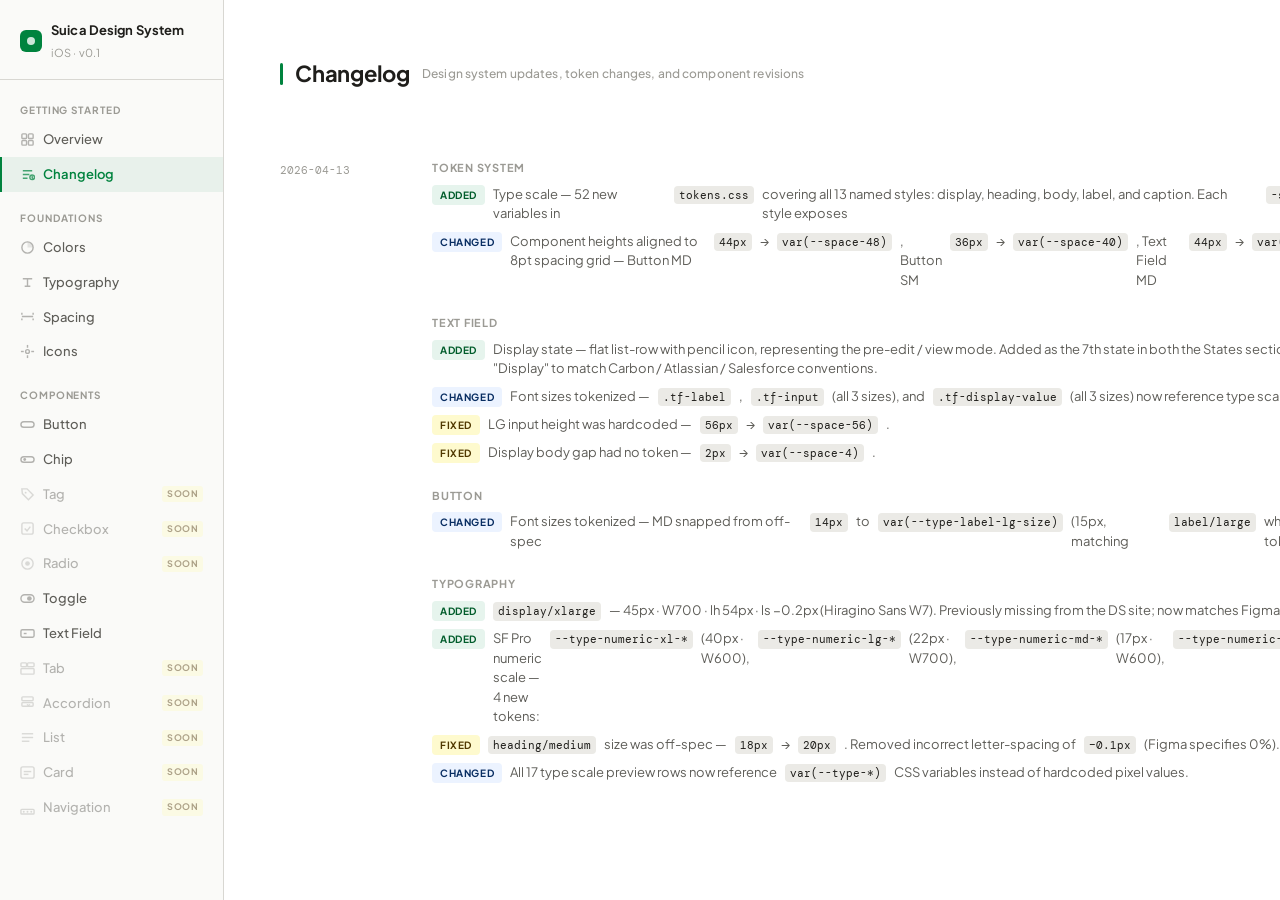
<file: Design system/changelog.html>
<!DOCTYPE html>
<html lang="ja">
<head>
  <meta charset="UTF-8">
  <meta name="viewport" content="width=device-width, initial-scale=1.0">
  <title>Suica Design System — Changelog</title>
  <link rel="stylesheet" href="tokens.css">
  <link rel="preconnect" href="https://fonts.googleapis.com">
  <link rel="preconnect" href="https://fonts.gstatic.com" crossorigin>
  <link href="https://fonts.googleapis.com/css2?family=Plus+Jakarta+Sans:wght@400;500;600;700;800&family=DM+Mono:wght@400;500&family=Noto+Sans+JP:wght@300;400;500;700&family=Inter:wght@400;500;600;700&display=swap" rel="stylesheet">
  <style>
    /* ─── Reset & Base ───────────────────────────────── */
    *, *::before, *::after { box-sizing: border-box; margin: 0; padding: 0; }

    body {
      font-family: "Plus Jakarta Sans", var(--font-jp);
      color: var(--text-primary);
      background: var(--surface-page);
      display: flex;
      min-height: 100vh;
      font-size: 14px;
      line-height: 1.6;
      -webkit-font-smoothing: antialiased;
    }

    /* ─── Layout ─────────────────────────────────────── */
    .sidebar {
      width: 224px;
      flex-shrink: 0;
      position: sticky;
      top: 0;
      height: 100vh;
      overflow-y: auto;
      border-right: 1px solid var(--border-default);
      background: var(--text-inverse);
      display: flex;
      flex-direction: column;
    }

    .sidebar-logo {
      padding: 20px 20px 18px;
      border-bottom: 1px solid var(--border-default);
    }

    .sidebar-logo .logo-badge {
      display: inline-flex;
      align-items: center;
      gap: 9px;
      text-decoration: none;
    }

    .sidebar-logo .logo-dot {
      width: 22px;
      height: 22px;
      border-radius: 6px;
      background: var(--brand-default);
      flex-shrink: 0;
      display: flex;
      align-items: center;
      justify-content: center;
    }

    .sidebar-logo .logo-dot::after {
      content: '';
      width: 8px;
      height: 8px;
      border-radius: 50%;
      background: rgba(255,255,255,0.8);
    }

    .sidebar-logo .logo-name {
      font-size: 13px;
      font-weight: 700;
      color: var(--text-primary);
      letter-spacing: 0.01em;
    }

    .sidebar-logo .logo-sub {
      font-size: 11px;
      color: var(--text-tertiary);
      margin-top: 3px;
      letter-spacing: 0.01em;
    }

    .sidebar-nav {
      padding: 12px 0 16px;
      flex: 1;
    }

    .nav-section-label {
      padding: 10px 20px 4px;
      font-size: 10px;
      font-weight: 700;
      color: var(--text-tertiary);
      letter-spacing: 0.09em;
      text-transform: uppercase;
    }

    .nav-link {
      display: flex;
      align-items: center;
      gap: 8px;
      padding: 7px 20px 7px 18px;
      font-size: 13px;
      font-weight: 500;
      color: var(--text-secondary);
      text-decoration: none;
      border-left: 2px solid transparent;
      transition: background 0.12s, color 0.12s, border-color 0.12s;
    }

    .nav-link:hover {
      background: var(--nav-hover-bg);
      color: var(--text-primary);
    }

    .nav-link.active {
      background: var(--nav-active-bg);
      color: var(--brand-default);
      font-weight: 600;
      border-left-color: var(--brand-default);
    }

    .nav-link .nav-icon {
      width: 15px;
      height: 15px;
      opacity: 0.45;
      flex-shrink: 0;
      transition: opacity 0.12s;
    }

    .nav-link.active .nav-icon,
    .nav-link:hover .nav-icon { opacity: 0.7; }

    .nav-link.nav-disabled {
      opacity: 0.45;
      cursor: default;
      pointer-events: none;
    }

    .nav-soon {
      margin-left: auto;
      font-size: 9px;
      font-weight: 700;
      letter-spacing: 0.05em;
      text-transform: uppercase;
      background: var(--warning-subtle);
      color: var(--warning-text);
      border-radius: 3px;
      padding: 1px 5px;
      flex-shrink: 0;
    }

    .main {
      flex: 1;
      min-width: 0;
      background: var(--surface-default);
    }

    /* ─── Section ────────────────────────────────────── */
    .section {
      padding: 56px;
    }

    .section-header {
      display: flex;
      align-items: center;
      gap: 12px;
      margin-bottom: 36px;
    }

    .section-bar {
      width: 3px;
      height: 22px;
      border-radius: 99px;
      background: var(--brand-default);
      flex-shrink: 0;
    }

    .section-header h2 {
      font-size: 22px;
      font-weight: 700;
      color: var(--text-primary);
      letter-spacing: -0.01em;
    }

    .section-header .section-desc {
      font-size: 12px;
      color: var(--text-tertiary);
      font-weight: 500;
      letter-spacing: 0.01em;
    }

    /* ─── Changelog ──────────────────────────────────── */
    .cl-entry {
      display: grid;
      grid-template-columns: 120px 1fr;
      gap: var(--space-32);
      padding: var(--space-32) 0;
      border-bottom: 1px solid var(--border-default);
    }
    .cl-entry:last-child { border-bottom: none; }

    .cl-date {
      font-family: "DM Mono", monospace;
      font-size: 11px;
      color: var(--text-tertiary);
      padding-top: 3px;
      white-space: nowrap;
    }

    .cl-changes {
      display: flex;
      flex-direction: column;
      gap: var(--space-24);
    }

    .cl-group {
      display: flex;
      flex-direction: column;
      gap: var(--space-8);
    }

    .cl-group-label {
      font-size: 11px;
      font-weight: 700;
      color: var(--text-tertiary);
      text-transform: uppercase;
      letter-spacing: 0.07em;
    }

    .cl-list {
      list-style: none;
      display: flex;
      flex-direction: column;
      gap: var(--space-8);
    }

    .cl-list li {
      display: flex;
      align-items: baseline;
      gap: var(--space-8);
      font-size: 13px;
      color: var(--text-secondary);
      line-height: 1.5;
    }

    .cl-list code {
      font-family: "DM Mono", monospace;
      font-size: 11px;
      background: var(--surface-raised);
      color: var(--text-primary);
      padding: 1px 5px;
      border-radius: var(--radius-sm);
      white-space: nowrap;
    }

    .cl-tag {
      display: inline-flex;
      align-items: center;
      flex-shrink: 0;
      font-size: 10px;
      font-weight: 700;
      text-transform: uppercase;
      letter-spacing: 0.06em;
      padding: 2px var(--space-8);
      border-radius: var(--radius-sm);
      line-height: 1.6;
    }
    .cl-tag--added   { background: var(--brand-subtle);   color: var(--brand-strong); }
    .cl-tag--changed { background: var(--info-subtle);    color: var(--info-text); }
    .cl-tag--fixed   { background: var(--warning-subtle); color: var(--warning-text); }
    .cl-tag--removed { background: var(--error-subtle);   color: var(--error-text); }

    /* ─── Mobile Header ──────────────────────────────── */
    .mobile-header {
      display: none;
      position: fixed;
      top: 0; left: 0; right: 0;
      height: 52px;
      background: var(--surface-default);
      border-bottom: 1px solid var(--border-default);
      z-index: 200;
      align-items: center;
      padding: 0 16px;
      gap: 10px;
    }

    .hamburger {
      width: 36px;
      height: 36px;
      border: none;
      background: none;
      cursor: pointer;
      display: flex;
      align-items: center;
      justify-content: center;
      border-radius: 8px;
      color: var(--text-primary);
      flex-shrink: 0;
      transition: background 0.12s;
    }
    .hamburger:hover { background: var(--surface-raised); }

    .mobile-header .logo-badge {
      display: flex;
      align-items: center;
      gap: 8px;
      text-decoration: none;
    }
    .mobile-header .logo-dot {
      width: 20px;
      height: 20px;
      border-radius: 5px;
      background: var(--brand-default);
      display: flex;
      align-items: center;
      justify-content: center;
      flex-shrink: 0;
    }
    .mobile-header .logo-dot::after {
      content: '';
      width: 7px;
      height: 7px;
      border-radius: 50%;
      background: rgba(255,255,255,0.8);
    }
    .mobile-header .logo-name {
      font-size: 13px;
      font-weight: 700;
      color: var(--text-primary);
    }

    .sidebar-overlay {
      display: none;
      position: fixed;
      inset: 0;
      background: var(--overlay-dark);
      z-index: 199;
      backdrop-filter: blur(2px);
      -webkit-backdrop-filter: blur(2px);
    }
    .sidebar-overlay.active { display: block; }

    /* ─── Responsive ─────────────────────────────────── */
    @media (max-width: 900px) {
      .mobile-header { display: flex; }
      .sidebar {
        position: fixed;
        left: -240px;
        top: 0;
        height: 100vh;
        z-index: 200;
        width: 240px;
        transition: left 0.28s cubic-bezier(0.16, 1, 0.3, 1),
                    box-shadow 0.28s cubic-bezier(0.16, 1, 0.3, 1);
      }
      .sidebar.open { left: 0; box-shadow: var(--shadow-sidebar); }
      .main { margin-top: 52px; }
      .section { padding: 36px 32px; }
    }

    @media (max-width: 600px) {
      .section { padding: 28px 16px; }
      .cl-entry { grid-template-columns: 1fr; gap: var(--space-12); }
    }
  </style>
</head>
<body>

<div class="mobile-header">
  <button class="hamburger" id="hamburger" aria-label="Open navigation" aria-expanded="false">
    <svg width="18" height="18" viewBox="0 0 18 18" fill="none" stroke="currentColor" stroke-width="1.5" stroke-linecap="round">
      <line x1="2" y1="4.5" x2="16" y2="4.5"/><line x1="2" y1="9" x2="16" y2="9"/><line x1="2" y1="13.5" x2="16" y2="13.5"/>
    </svg>
  </button>
  <a href="index.html" class="logo-badge">
    <div class="logo-dot"></div>
    <span class="logo-name">Suica DS</span>
  </a>
</div>

<div class="sidebar-overlay" id="sidebar-overlay"></div>

<aside>
  <div class="sidebar">
    <div class="sidebar-logo">
      <a href="index.html" class="logo-badge">
        <div class="logo-dot"></div>
        <div>
          <div class="logo-name">Suica Design System</div>
          <div class="logo-sub">iOS · v0.1</div>
        </div>
      </a>
    </div>
    <nav class="sidebar-nav">
      <div class="nav-section-label">Getting Started</div>
      <a href="index.html#overview" class="nav-link">
        <svg class="nav-icon" viewBox="0 0 16 16" fill="none" stroke="currentColor" stroke-width="1.5">
          <rect x="2" y="2" width="5" height="5" rx="1"/><rect x="9" y="2" width="5" height="5" rx="1"/>
          <rect x="2" y="9" width="5" height="5" rx="1"/><rect x="9" y="9" width="5" height="5" rx="1"/>
        </svg>
        Overview
      </a>
      <a href="changelog.html" class="nav-link active">
        <svg class="nav-icon" viewBox="0 0 16 16" fill="none" stroke="currentColor" stroke-width="1.5">
          <path d="M3 4h10M3 8h7M3 12h5"/><circle cx="13" cy="11" r="2.5"/><path d="M13 10v1.5l1 1" stroke-linecap="round"/>
        </svg>
        Changelog
      </a>

      <div class="nav-section-label" style="margin-top:8px;">Foundations</div>
      <a href="index.html#colors" class="nav-link">
        <svg class="nav-icon" viewBox="0 0 16 16" fill="none" stroke="currentColor" stroke-width="1.5">
          <circle cx="8" cy="8" r="6"/><path d="M8 2a6 6 0 0 1 6 6H8V2z" fill="currentColor" stroke="none" opacity="0.3"/>
        </svg>
        Colors
      </a>
      <a href="index.html#typography" class="nav-link">
        <svg class="nav-icon" viewBox="0 0 16 16" fill="none" stroke="currentColor" stroke-width="1.5">
          <path d="M3 4h10M8 4v8M5 12h6"/>
        </svg>
        Typography
      </a>
      <a href="index.html#spacing" class="nav-link">
        <svg class="nav-icon" viewBox="0 0 16 16" fill="none" stroke="currentColor" stroke-width="1.5">
          <path d="M2 8h12M2 4v2M2 10v2M14 4v2M14 10v2"/>
        </svg>
        Spacing
      </a>
      <a href="index.html#icons" class="nav-link">
        <svg class="nav-icon" viewBox="0 0 16 16" fill="none" stroke="currentColor" stroke-width="1.5">
          <circle cx="8" cy="8" r="2"/><line x1="8" y1="1" x2="8" y2="4"/><line x1="8" y1="12" x2="8" y2="15"/><line x1="1" y1="8" x2="4" y2="8"/><line x1="12" y1="8" x2="15" y2="8"/>
        </svg>
        Icons
      </a>

      <div class="nav-section-label" style="margin-top:8px;">Components</div>
      <a href="index.html#buttons" class="nav-link">
        <svg class="nav-icon" viewBox="0 0 16 16" fill="none" stroke="currentColor" stroke-width="1.5">
          <rect x="1" y="5" width="14" height="6" rx="3"/>
        </svg>
        Button
      </a>
      <a href="index.html#chips" class="nav-link">
        <svg class="nav-icon" viewBox="0 0 16 16" fill="none" stroke="currentColor" stroke-width="1.5">
          <rect x="1" y="5" width="14" height="6" rx="3"/><circle cx="5" cy="8" r="1.5" fill="currentColor" stroke="none"/>
        </svg>
        Chip
      </a>
      <a class="nav-link nav-disabled">
        <svg class="nav-icon" viewBox="0 0 16 16" fill="none" stroke="currentColor" stroke-width="1.5">
          <path d="M2 2h5.5l6.5 6.5-5 5L2.5 7 2 2z"/><circle cx="6" cy="6" r="1" fill="currentColor" stroke="none"/>
        </svg>
        Tag
        <span class="nav-soon">Soon</span>
      </a>
      <a class="nav-link nav-disabled">
        <svg class="nav-icon" viewBox="0 0 16 16" fill="none" stroke="currentColor" stroke-width="1.5">
          <rect x="2" y="2" width="12" height="12" rx="2"/><path d="M5 8l2.5 2.5L11 6"/>
        </svg>
        Checkbox
        <span class="nav-soon">Soon</span>
      </a>
      <a class="nav-link nav-disabled">
        <svg class="nav-icon" viewBox="0 0 16 16" fill="none" stroke="currentColor" stroke-width="1.5">
          <circle cx="8" cy="8" r="6"/><circle cx="8" cy="8" r="2.5" fill="currentColor" stroke="none"/>
        </svg>
        Radio
        <span class="nav-soon">Soon</span>
      </a>
      <a href="index.html#toggle" class="nav-link">
        <svg class="nav-icon" viewBox="0 0 16 16" fill="none" stroke="currentColor" stroke-width="1.5">
          <rect x="1" y="4" width="14" height="8" rx="4"/><circle cx="10" cy="8" r="2.5" fill="currentColor" stroke="none"/>
        </svg>
        Toggle
      </a>
      <a href="index.html#text-field" class="nav-link">
        <svg class="nav-icon" viewBox="0 0 16 16" fill="none" stroke="currentColor" stroke-width="1.5">
          <rect x="1" y="4" width="14" height="8" rx="1.5"/><line x1="4" y1="8" x2="7" y2="8"/>
        </svg>
        Text Field
      </a>
      <a class="nav-link nav-disabled">
        <svg class="nav-icon" viewBox="0 0 16 16" fill="none" stroke="currentColor" stroke-width="1.5">
          <rect x="1" y="2" width="6" height="4" rx="1"/><rect x="8" y="2" width="7" height="4" rx="1"/><rect x="1" y="8" width="14" height="6" rx="1"/>
        </svg>
        Tab
        <span class="nav-soon">Soon</span>
      </a>
      <a class="nav-link nav-disabled">
        <svg class="nav-icon" viewBox="0 0 16 16" fill="none" stroke="currentColor" stroke-width="1.5">
          <rect x="2" y="2" width="12" height="4" rx="1"/><rect x="2" y="8" width="12" height="4" rx="1"/><path d="M10.5 10l-1.5 1.5L7.5 10"/>
        </svg>
        Accordion
        <span class="nav-soon">Soon</span>
      </a>
      <a class="nav-link nav-disabled">
        <svg class="nav-icon" viewBox="0 0 16 16" fill="none" stroke="currentColor" stroke-width="1.5">
          <line x1="2" y1="4" x2="14" y2="4"/><line x1="2" y1="8" x2="14" y2="8"/><line x1="2" y1="12" x2="10" y2="12"/>
        </svg>
        List
        <span class="nav-soon">Soon</span>
      </a>
      <a class="nav-link nav-disabled">
        <svg class="nav-icon" viewBox="0 0 16 16" fill="none" stroke="currentColor" stroke-width="1.5">
          <rect x="1" y="2" width="14" height="12" rx="2"/><line x1="4" y1="7" x2="12" y2="7"/><line x1="4" y1="10" x2="9" y2="10"/>
        </svg>
        Card
        <span class="nav-soon">Soon</span>
      </a>
      <a class="nav-link nav-disabled">
        <svg class="nav-icon" viewBox="0 0 16 16" fill="none" stroke="currentColor" stroke-width="1.5">
          <rect x="1" y="10" width="14" height="5" rx="1"/><line x1="4" y1="12.5" x2="4" y2="12.5" stroke-linecap="round" stroke-width="2"/><line x1="8" y1="12.5" x2="8" y2="12.5" stroke-linecap="round" stroke-width="2"/><line x1="12" y1="12.5" x2="12" y2="12.5" stroke-linecap="round" stroke-width="2"/>
        </svg>
        Navigation
        <span class="nav-soon">Soon</span>
      </a>
    </nav>
  </div>
</aside>

<main class="main">
  <div class="section">
    <div class="section-header">
      <div class="section-bar"></div>
      <h2>Changelog</h2>
      <span class="section-desc">Design system updates, token changes, and component revisions</span>
    </div>

    <!--
    ═══════════════════════════════════════════════════════
    HOW TO ADD A NEW ENTRY
    ═══════════════════════════════════════════════════════
    Copy the block below and paste it ABOVE the previous entry.
    Use the appropriate tag for each change:
      Added   → new feature, state, token, or component
      Changed → modification to existing behaviour or value
      Fixed   → correcting something off-spec or broken
      Removed → deletion of a feature or token

    <div class="cl-entry">
      <div class="cl-date">YYYY-MM-DD</div>
      <div class="cl-changes">

        <div class="cl-group">
          <div class="cl-group-label">Section name (e.g. Token System · Text Field · Button)</div>
          <ul class="cl-list">
            <li>
              <span class="cl-tag cl-tag--added">Added</span>
              Description of the change. Reference tokens as <code>--token-name</code>.
            </li>
          </ul>
        </div>

      </div>
    </div>
    ═══════════════════════════════════════════════════════ -->

    <!-- ── 2026-04-13 ── -->
    <div class="cl-entry">
      <div class="cl-date">2026-04-13</div>
      <div class="cl-changes">

        <div class="cl-group">
          <div class="cl-group-label">Token System</div>
          <ul class="cl-list">
            <li>
              <span class="cl-tag cl-tag--added">Added</span>
              Type scale — 52 new variables in <code>tokens.css</code> covering all 13 named styles: display, heading, body, label, and caption. Each style exposes <code>-size</code>, <code>-weight</code>, <code>-lh</code>, and <code>-ls</code> (where non-zero).
            </li>
            <li>
              <span class="cl-tag cl-tag--changed">Changed</span>
              Component heights aligned to 8pt spacing grid — Button MD <code>44px</code> → <code>var(--space-48)</code>, Button SM <code>36px</code> → <code>var(--space-40)</code>, Text Field MD <code>44px</code> → <code>var(--space-48)</code>, Text Field SM <code>36px</code> → <code>var(--space-40)</code>.
            </li>
          </ul>
        </div>

        <div class="cl-group">
          <div class="cl-group-label">Text Field</div>
          <ul class="cl-list">
            <li>
              <span class="cl-tag cl-tag--added">Added</span>
              Display state — flat list-row with pencil icon, representing the pre-edit / view mode. Added as the 7th state in both the States section and Size × State Matrix. Renamed from "idle" to "Display" to match Carbon / Atlassian / Salesforce conventions.
            </li>
            <li>
              <span class="cl-tag cl-tag--changed">Changed</span>
              Font sizes tokenized — <code>.tf-label</code>, <code>.tf-input</code> (all 3 sizes), and <code>.tf-display-value</code> (all 3 sizes) now reference type scale tokens instead of hardcoded px values.
            </li>
            <li>
              <span class="cl-tag cl-tag--fixed">Fixed</span>
              LG input height was hardcoded — <code>56px</code> → <code>var(--space-56)</code>.
            </li>
            <li>
              <span class="cl-tag cl-tag--fixed">Fixed</span>
              Display body gap had no token — <code>2px</code> → <code>var(--space-4)</code>.
            </li>
          </ul>
        </div>

        <div class="cl-group">
          <div class="cl-group-label">Button</div>
          <ul class="cl-list">
            <li>
              <span class="cl-tag cl-tag--changed">Changed</span>
              Font sizes tokenized — MD snapped from off-spec <code>14px</code> to <code>var(--type-label-lg-size)</code> (15px, matching <code>label/large</code> which explicitly targets button text). SM and LG also tokenized.
            </li>
          </ul>
        </div>

        <div class="cl-group">
          <div class="cl-group-label">Typography</div>
          <ul class="cl-list">
            <li>
              <span class="cl-tag cl-tag--added">Added</span>
              <code>display/xlarge</code> — 45px · W700 · lh 54px · ls −0.2px (Hiragino Sans W7). Previously missing from the DS site; now matches Figma source.
            </li>
            <li>
              <span class="cl-tag cl-tag--added">Added</span>
              SF Pro numeric scale — 4 new tokens: <code>--type-numeric-xl-*</code> (40px · W600), <code>--type-numeric-lg-*</code> (22px · W700), <code>--type-numeric-md-*</code> (17px · W600), <code>--type-numeric-sm-*</code> (13px · W500). Replaces the old <code>--type-display-balance-*</code> group.
            </li>
            <li>
              <span class="cl-tag cl-tag--fixed">Fixed</span>
              <code>heading/medium</code> size was off-spec — <code>18px</code> → <code>20px</code>. Removed incorrect letter-spacing of <code>−0.1px</code> (Figma specifies 0%).
            </li>
            <li>
              <span class="cl-tag cl-tag--changed">Changed</span>
              All 17 type scale preview rows now reference <code>var(--type-*)</code> CSS variables instead of hardcoded pixel values.
            </li>
          </ul>
        </div>

      </div>
    </div>

  </div>
</main>

<script>
  // Mobile sidebar drawer
  const hamburger = document.getElementById('hamburger');
  const sidebar = document.querySelector('.sidebar');
  const overlay = document.getElementById('sidebar-overlay');

  function openSidebar() {
    sidebar.classList.add('open');
    overlay.classList.add('active');
    hamburger.setAttribute('aria-expanded', 'true');
    document.body.style.overflow = 'hidden';
  }

  function closeSidebar() {
    sidebar.classList.remove('open');
    overlay.classList.remove('active');
    hamburger.setAttribute('aria-expanded', 'false');
    document.body.style.overflow = '';
  }

  hamburger.addEventListener('click', openSidebar);
  overlay.addEventListener('click', closeSidebar);

  document.querySelectorAll('.nav-link').forEach(link => {
    link.addEventListener('click', () => {
      if (window.innerWidth <= 900) closeSidebar();
    });
  });

  window.addEventListener('resize', () => {
    if (window.innerWidth > 900) closeSidebar();
  });
</script>

</body>
</html>
</file>
<file: Design system/tokens.css>
:root {
  /* ─── Primitives: Brand Green ───────────────────── */
  --brand-green-950: #001A0D;
  --brand-green-900: #002E16;
  --brand-green-700: #005C2B;
  --brand-green-600: #006B33;
  --brand-green-500: #00833E;
  --brand-green-400: #34A86A;
  --brand-green-300: #7DCBA0;
  --brand-green-200: #B8E5CE;
  --brand-green-100: #D9F0E5;
  --brand-green-50:  #E6F4ED;
  --brand-green-25:  #F3FAF6;

  /* ─── Primitives: Red ───────────────────────────── */
  --red-950: #4A0A0A;
  --red-900: #7B1111;
  --red-700: #A62628;
  --red-500: #D93134;
  --red-400: #E15B5D;
  --red-300: #EE9092;
  --red-200: #F5BFC0;
  --red-100: #F9DADA;
  --red-50:  #FBEAE8;
  --red-25:  #FDF4F4;

  /* ─── Primitives: Orange ────────────────────────── */
  --orange-950: #3D1200;
  --orange-900: #6B2100;
  --orange-700: #A33A05;
  --orange-500: #D34D07;
  --orange-400: #F17A25;
  --orange-300: #F9AA72;
  --orange-200: #FCC9A8;
  --orange-100: #FDE3D1;
  --orange-50:  #FEF2EA;
  --orange-25:  #FFF8F5;

  /* ─── Primitives: Yellow ────────────────────────── */
  --yellow-950: #2E1F00;
  --yellow-900: #503800;
  --yellow-700: #9A7505;
  --yellow-500: #D8A807;
  --yellow-400: #F1C328;
  --yellow-300: #F7DA7A;
  --yellow-200: #FAEAB6;
  --yellow-100: #FCF3D5;
  --yellow-50:  #FEFACE;
  --yellow-25:  #FFFDF5;

  /* ─── Primitives: Green ─────────────────────────── */
  --green-950: #0D2206;
  --green-900: #1A3D0A;
  --green-700: #3A7018;
  --green-500: #5AA82D;
  --green-400: #7CCB4F;
  --green-300: #AADD82;
  --green-200: #CCEAB0;
  --green-100: #E2F5D2;
  --green-50:  #F2FAED;
  --green-25:  #F8FDF5;

  /* ─── Primitives: Emerald ───────────────────────── */
  --emerald-950: #062420;
  --emerald-900: #0D3D38;
  --emerald-700: #0F6B5E;
  --emerald-500: #29A093;
  --emerald-400: #60CCC1;
  --emerald-300: #96DDD8;
  --emerald-200: #C0ECEB;
  --emerald-100: #DDF5F3;
  --emerald-50:  #EFFAF9;
  --emerald-25:  #F6FDFC;

  /* ─── Primitives: Blue ──────────────────────────── */
  --blue-950: #041836;
  --blue-900: #082D62;
  --blue-700: #1250A8;
  --blue-500: #1B60D6;
  --blue-400: #4D88F0;
  --blue-300: #8DB3F5;
  --blue-200: #BCCFFA;
  --blue-100: #DAE8FC;
  --blue-50:  #ECF3FF;
  --blue-25:  #F5F8FF;

  /* ─── Primitives: Purple ────────────────────────── */
  --purple-950: #1A0840;
  --purple-900: #2E1270;
  --purple-700: #5B0EAD;
  --purple-500: #7B35E0;
  --purple-400: #9B6CF3;
  --purple-300: #BFA0F7;
  --purple-200: #D8C8FB;
  --purple-100: #EBE2FD;
  --purple-50:  #F2EDFE;
  --purple-25:  #F8F5FF;

  /* ─── Primitives: Pink ──────────────────────────── */
  --pink-950: #2E0420;
  --pink-900: #560A3C;
  --pink-700: #8C0E60;
  --pink-500: #BA1380;
  --pink-400: #D855A8;
  --pink-300: #E896CC;
  --pink-200: #F2BFE2;
  --pink-100: #F8DCF1;
  --pink-50:  #FCF1F8;
  --pink-25:  #FEF7FC;

  /* ─── Primitives: Neutral (13 steps) ────────────── */
  --neutral-1000: #000000;
  --neutral-950: #121210;
  --neutral-900: #1F1E1B;
  --neutral-800: #2E2D29;
  --neutral-700: #454440;
  --neutral-600: #5E5D58;
  --neutral-500: #797872;
  --neutral-400: #9B9A94;
  --neutral-300: #C0BEB8;
  --neutral-200: #D8D7D2;
  --neutral-100: #EBEAE6;
  --neutral-50:  #F5F4F1;
  --neutral-25:  #FAFAF8;

  /* ─── Semantic: Brand ───────────────────────────── */
  --brand-default:    #00833E;
  --brand-strong:     #005C2B;
  --brand-subtle:     #E6F4ED;
  --brand-on-default: #FFFFFF;

  /* ─── Semantic: Text ────────────────────────────── */
  --text-primary:   #1F1E1B;
  --text-secondary: #5E5D58;
  --text-tertiary:  #9B9A94;
  --text-disabled:  #C0BEB8;
  --text-inverse:   #FAFAF8;

  /* ─── Semantic: Surface ─────────────────────────── */
  --surface-page:    #F5F4F1;
  --surface-default: #FFFFFF;
  --surface-raised:  #EBEAE6;
  --border-default:  #D8D7D2;
  --border-strong:   #C0BEB8;
  --border-inverse:  #1F1E1B;

  /* ─── Semantic: Error ───────────────────────────── */
  --error-default: #A62628;
  --error-subtle:  #FBEAE8;
  --error-text:    #7B1111;

  /* ─── Semantic: Warning ─────────────────────────── */
  --warning-default: #9A7505;
  --warning-subtle:  #FEFACE;
  --warning-border:  var(--yellow-300);
  --warning-text:    #503800;

  /* ─── Semantic: Success ─────────────────────────── */
  --success-default: #3A7018;
  --success-subtle:  #F2FAED;
  --success-text:    #1A3D0A;

  /* ─── Semantic: Info ────────────────────────────── */
  --info-default: #1250A8;
  --info-subtle:  #ECF3FF;
  --info-text:    #082D62;

  /* ─── Semantic: States ──────────────────────────── */
  --state-focus:         #00833E;
  --state-disabled-fill: #EBEAE6;
  --state-disabled-text: #C0BEB8;

  /* ─── Spacing ────────────────────────────────────── */
  --space-3:  3px;
  --space-4:  4px;
  --space-6:  6px;
  --space-8:  8px;
  --space-10: 10px;
  --space-12: 12px;
  --space-16: 16px;
  --space-20: 20px;
  --space-24: 24px;
  --space-32: 32px;
  --space-40: 40px;
  --space-48: 48px;
  --space-56: 56px;
  --space-64: 64px;
  --space-80: 80px;
  --space-96: 96px;

  /* ─── Shadows ───────────────────────────────────── */
  --shadow-xs:       0 1px 2px rgba(0,0,0,0.08);
  --shadow-sm:       0 1px 4px rgba(0,0,0,0.04);
  --shadow-md:       0 1px 3px rgba(0,0,0,0.12), 0 1px 2px rgba(0,0,0,0.08);
  --shadow-lg:       0 3px 8px rgba(0,0,0,0.15), 0 2px 4px rgba(0,0,0,0.10);
  --shadow-brand-sm: 0 4px 12px rgba(0,131,62,0.1);
  --shadow-brand-md: 0 6px 20px rgba(0,131,62,0.1), 0 2px 6px rgba(0,0,0,0.04);
  --shadow-sidebar:  8px 0 32px rgba(0,0,0,0.18);

  /* ─── Overlays & State Backgrounds ──────────────── */
  --overlay-border:   rgba(0,0,0,0.07);
  --overlay-dark:     rgba(0,0,0,0.35);
  --overlay-white-04: rgba(255,255,255,0.04);
  --overlay-white-12: rgba(255,255,255,0.12);
  --overlay-white-18: rgba(255,255,255,0.18);
  --overlay-white-25: rgba(255,255,255,0.25);
  --overlay-white-80: rgba(255,255,255,0.8);
  --nav-hover-bg:     rgba(0,131,62,0.05);
  --nav-active-bg:    rgba(0,131,62,0.07);

  /* ─── Border Radius ─────────────────────────────── */
  --radius-none: 0px;
  --radius-sm:   4px;
  --radius-md:   8px;
  --radius-lg:   16px;
  --radius-xl:   24px;
  --radius-full: 9999px;

  /* ─── Layout ────────────────────────────────────── */
  --sidebar-width:    224px;
  --prose-max-width:  520px;

  /* ─── Motion ────────────────────────────────────── */
  --duration-fast:   0.12s;
  --duration-mid:    0.15s;
  --duration-normal: 0.2s;
  --duration-slide:  0.28s;
  --duration-slow:   0.3s;
  --ease-smooth:     cubic-bezier(0.16, 1, 0.3, 1);

  /* ─── Typography: Font stacks ──────────────────── */
  --font-jp: "Hiragino Sans", "Noto Sans JP", -apple-system, sans-serif;
  --font-en: -apple-system, "Inter", sans-serif;

  /* ─── Typography: Type scale — Hiragino ─────────── */
  /* display/xlarge */
  --type-display-xl-size:   45px;
  --type-display-xl-weight: 700;
  --type-display-xl-lh:     54px;
  --type-display-xl-ls:    -0.2px;

  /* display/large */
  --type-display-lg-size:   34px;
  --type-display-lg-weight: 700;
  --type-display-lg-lh:     41px;
  --type-display-lg-ls:    -0.5px;

  /* display/small */
  --type-display-sm-size:   28px;
  --type-display-sm-weight: 700;
  --type-display-sm-lh:     36px;
  --type-display-sm-ls:    -0.3px;

  /* heading/large */
  --type-heading-lg-size:   22px;
  --type-heading-lg-weight: 600;
  --type-heading-lg-lh:     30px;
  --type-heading-lg-ls:    -0.2px;

  /* heading/medium */
  --type-heading-md-size:   20px;
  --type-heading-md-weight: 600;
  --type-heading-md-lh:     26px;

  /* heading/small */
  --type-heading-sm-size:   15px;
  --type-heading-sm-weight: 600;
  --type-heading-sm-lh:     22px;

  /* body/large */
  --type-body-lg-size:   17px;
  --type-body-lg-weight: 400;
  --type-body-lg-lh:     28px;

  /* body/medium */
  --type-body-md-size:   15px;
  --type-body-md-weight: 400;
  --type-body-md-lh:     24px;

  /* body/small */
  --type-body-sm-size:   13px;
  --type-body-sm-weight: 400;
  --type-body-sm-lh:     20px;

  /* label/large */
  --type-label-lg-size:   15px;
  --type-label-lg-weight: 500;
  --type-label-lg-lh:     20px;

  /* label/medium */
  --type-label-md-size:   13px;
  --type-label-md-weight: 500;
  --type-label-md-lh:     18px;

  /* label/small */
  --type-label-sm-size:   11px;
  --type-label-sm-weight: 500;
  --type-label-sm-lh:     14px;
  --type-label-sm-ls:     0.3px;

  /* caption/default */
  --type-caption-size:   11px;
  --type-caption-weight: 400;
  --type-caption-lh:     14px;

  /* ─── Typography: Type scale — SF Pro (numeric) ─── */
  /* numeric/xlarge — SF Pro Display, Semibold */
  --type-numeric-xl-size:   40px;
  --type-numeric-xl-weight: 600;
  --type-numeric-xl-lh:     48px;
  --type-numeric-xl-ls:    -0.2px;

  /* numeric/large — SF Pro Display, Bold */
  --type-numeric-lg-size:   22px;
  --type-numeric-lg-weight: 700;
  --type-numeric-lg-lh:     26px;

  /* numeric/medium — SF Pro, Semibold */
  --type-numeric-md-size:   17px;
  --type-numeric-md-weight: 600;
  --type-numeric-md-lh:     22px;

  /* numeric/small — SF Pro, Medium */
  --type-numeric-sm-size:   13px;
  --type-numeric-sm-weight: 500;
  --type-numeric-sm-lh:     17px;
}
</file>
